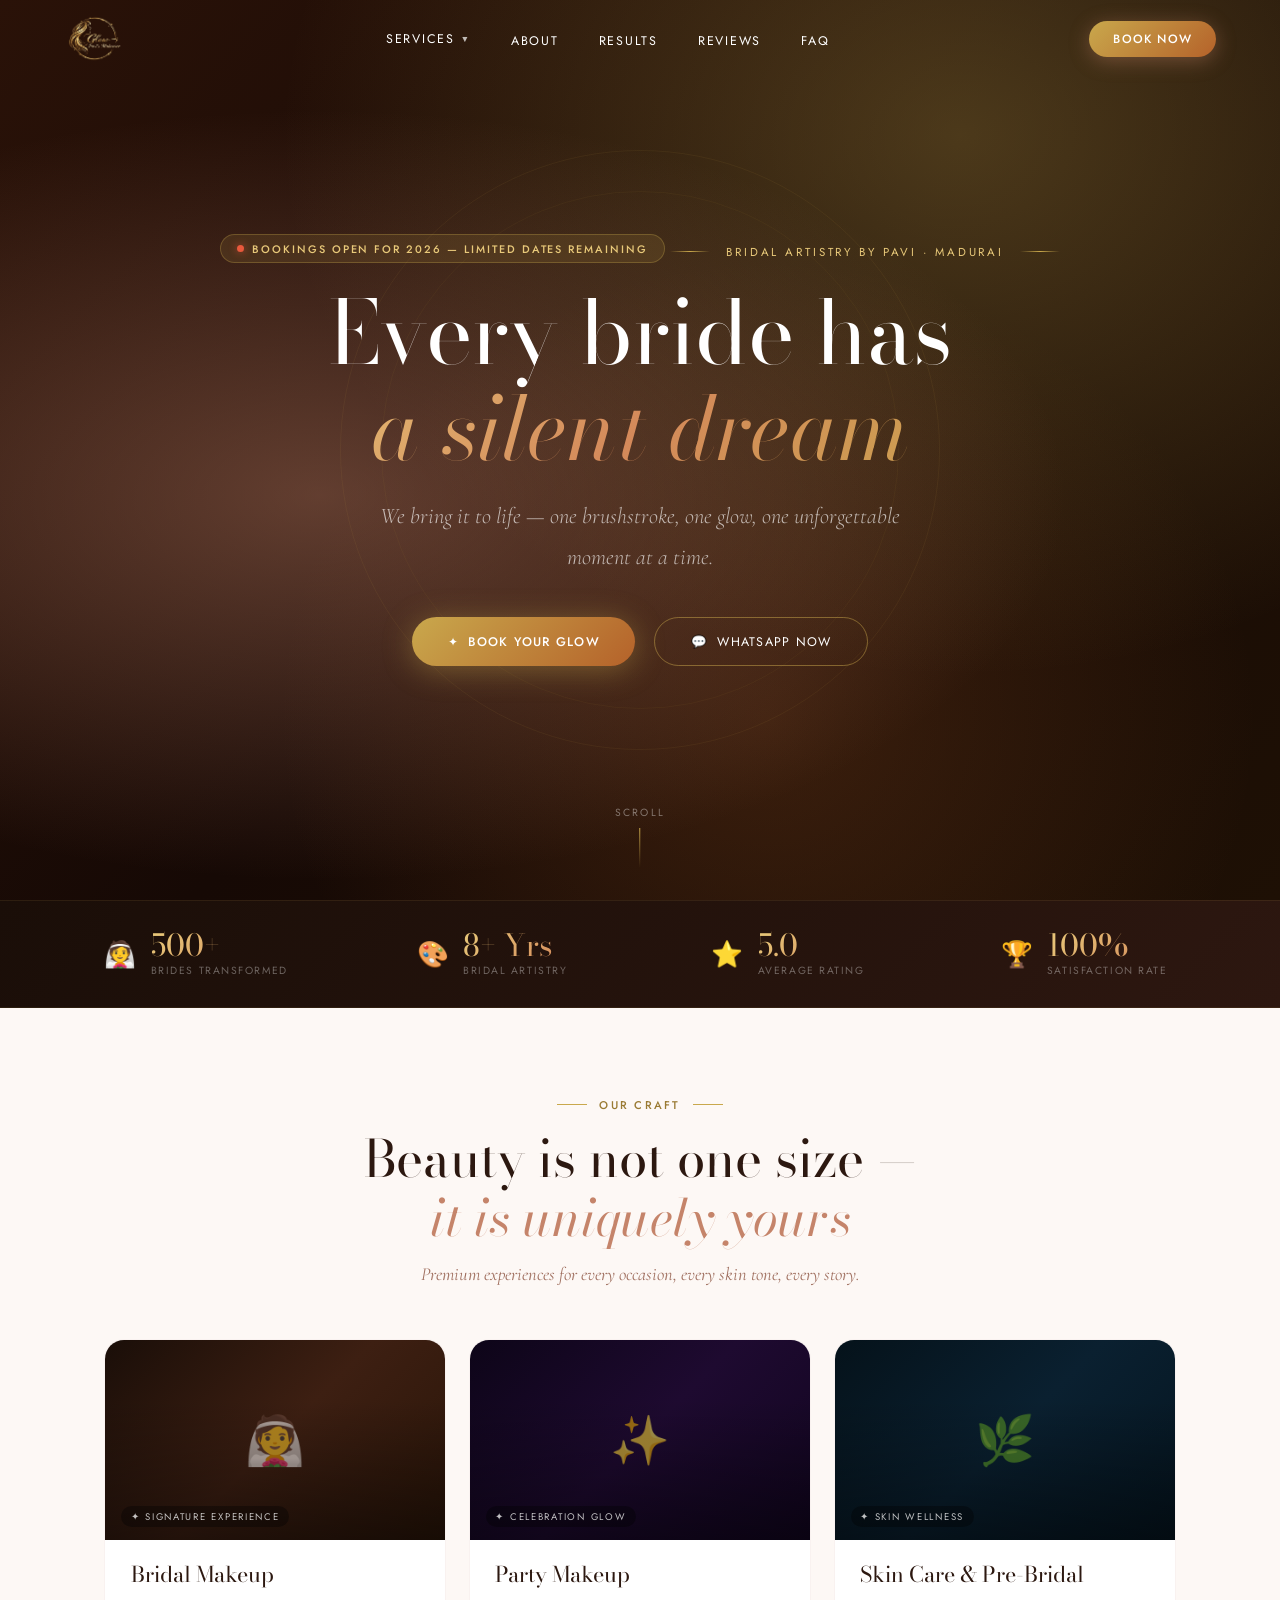
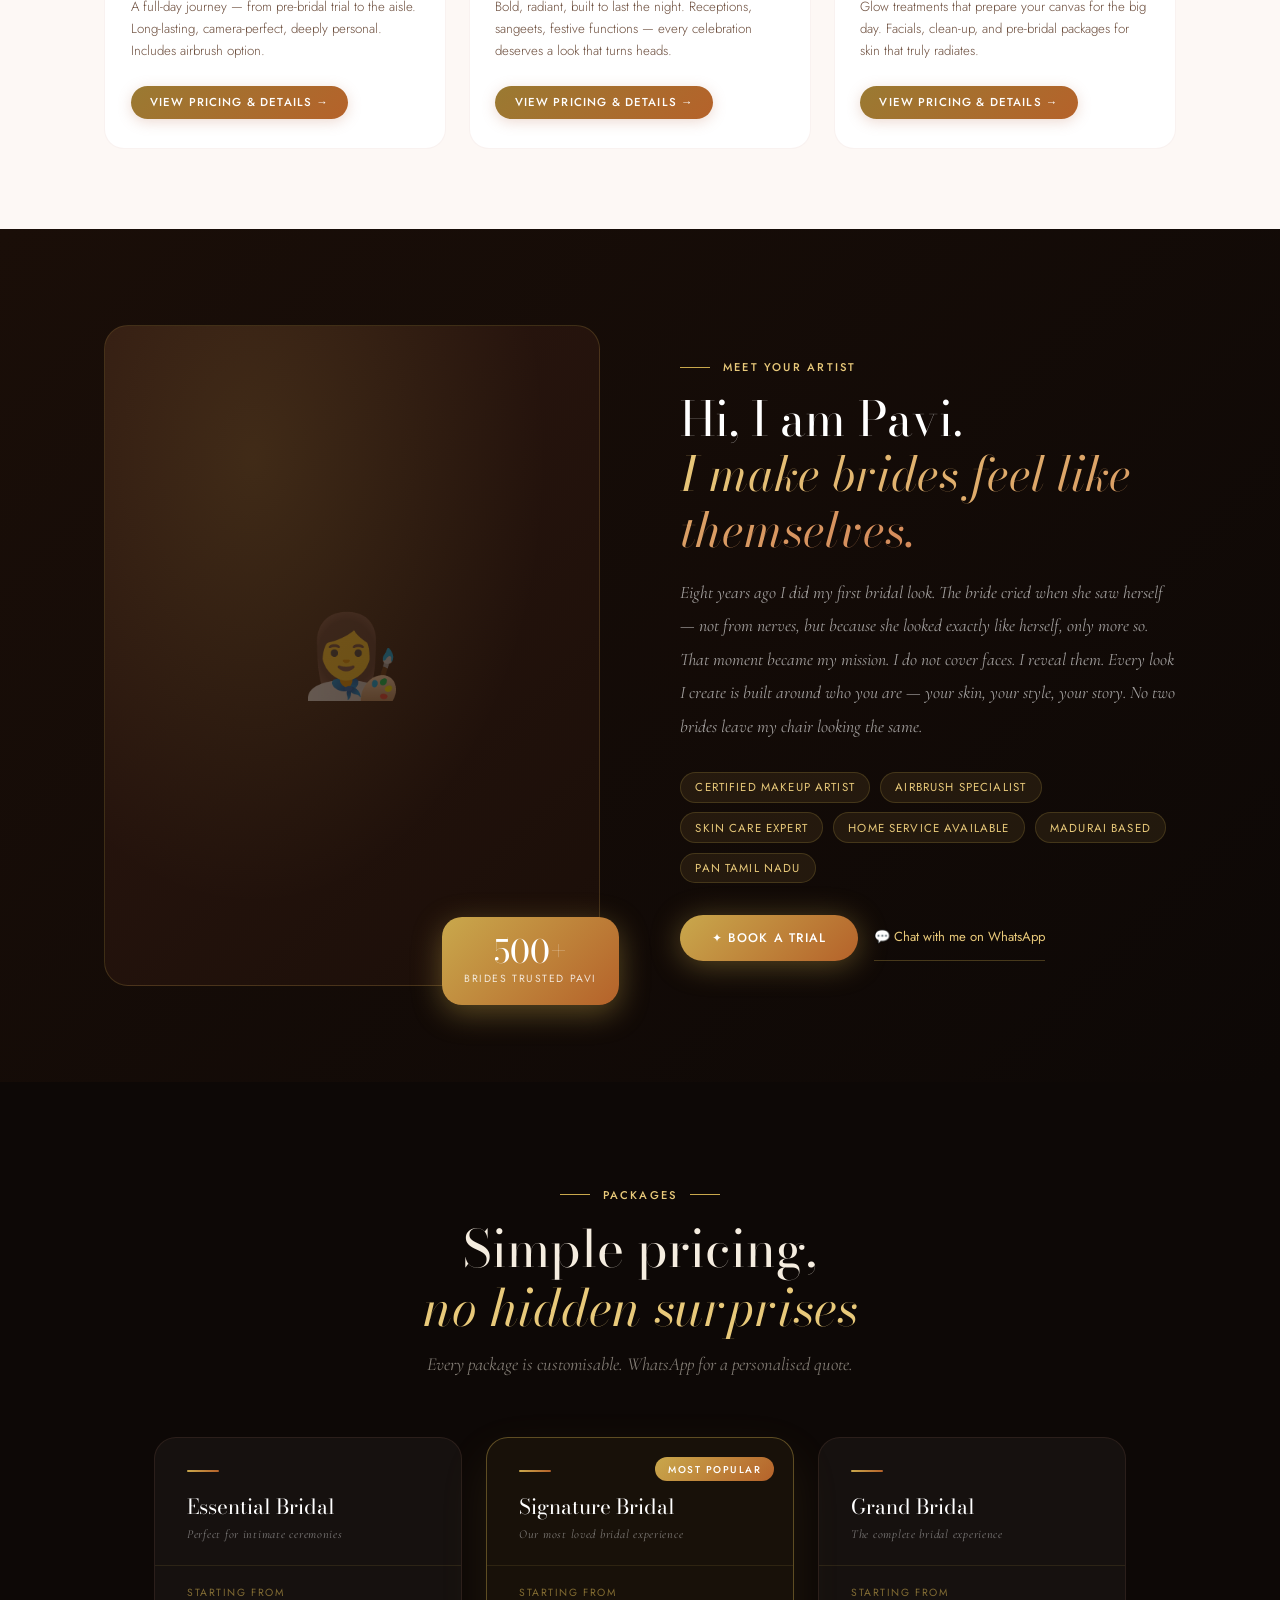
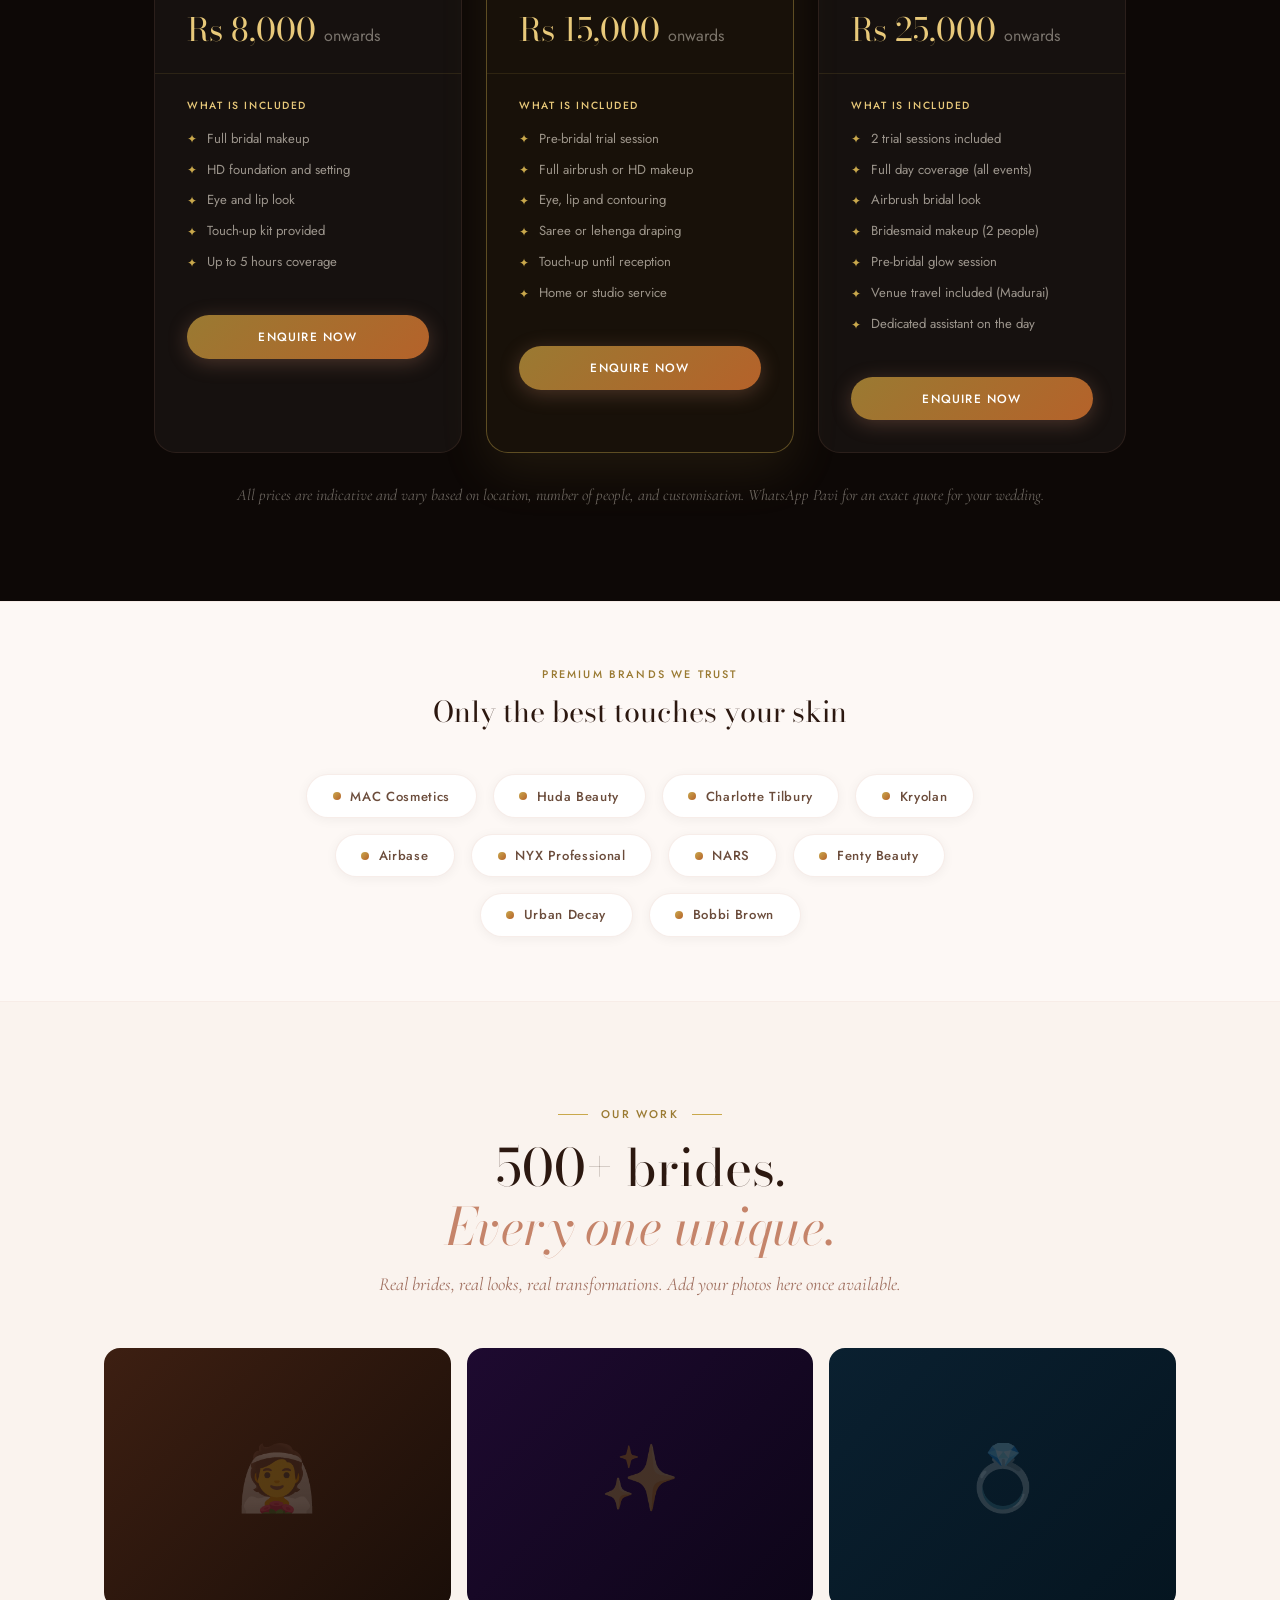
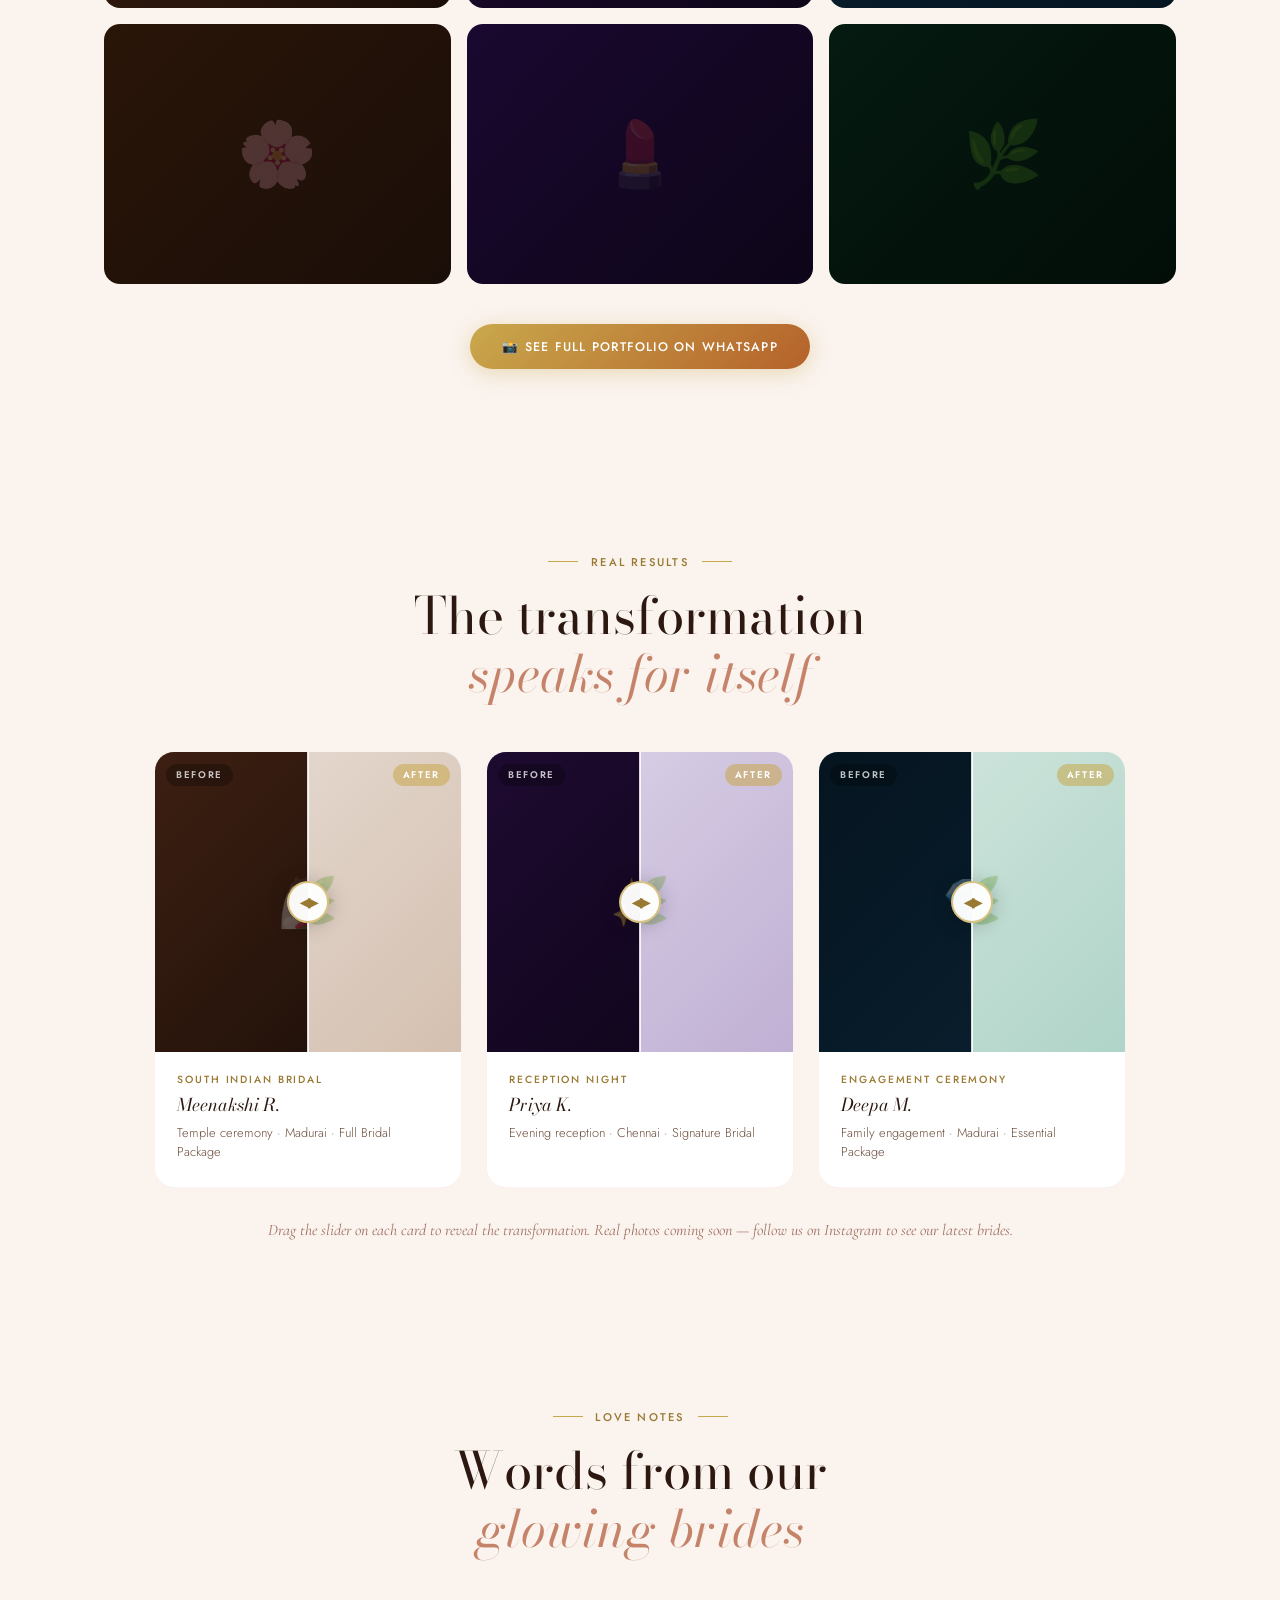
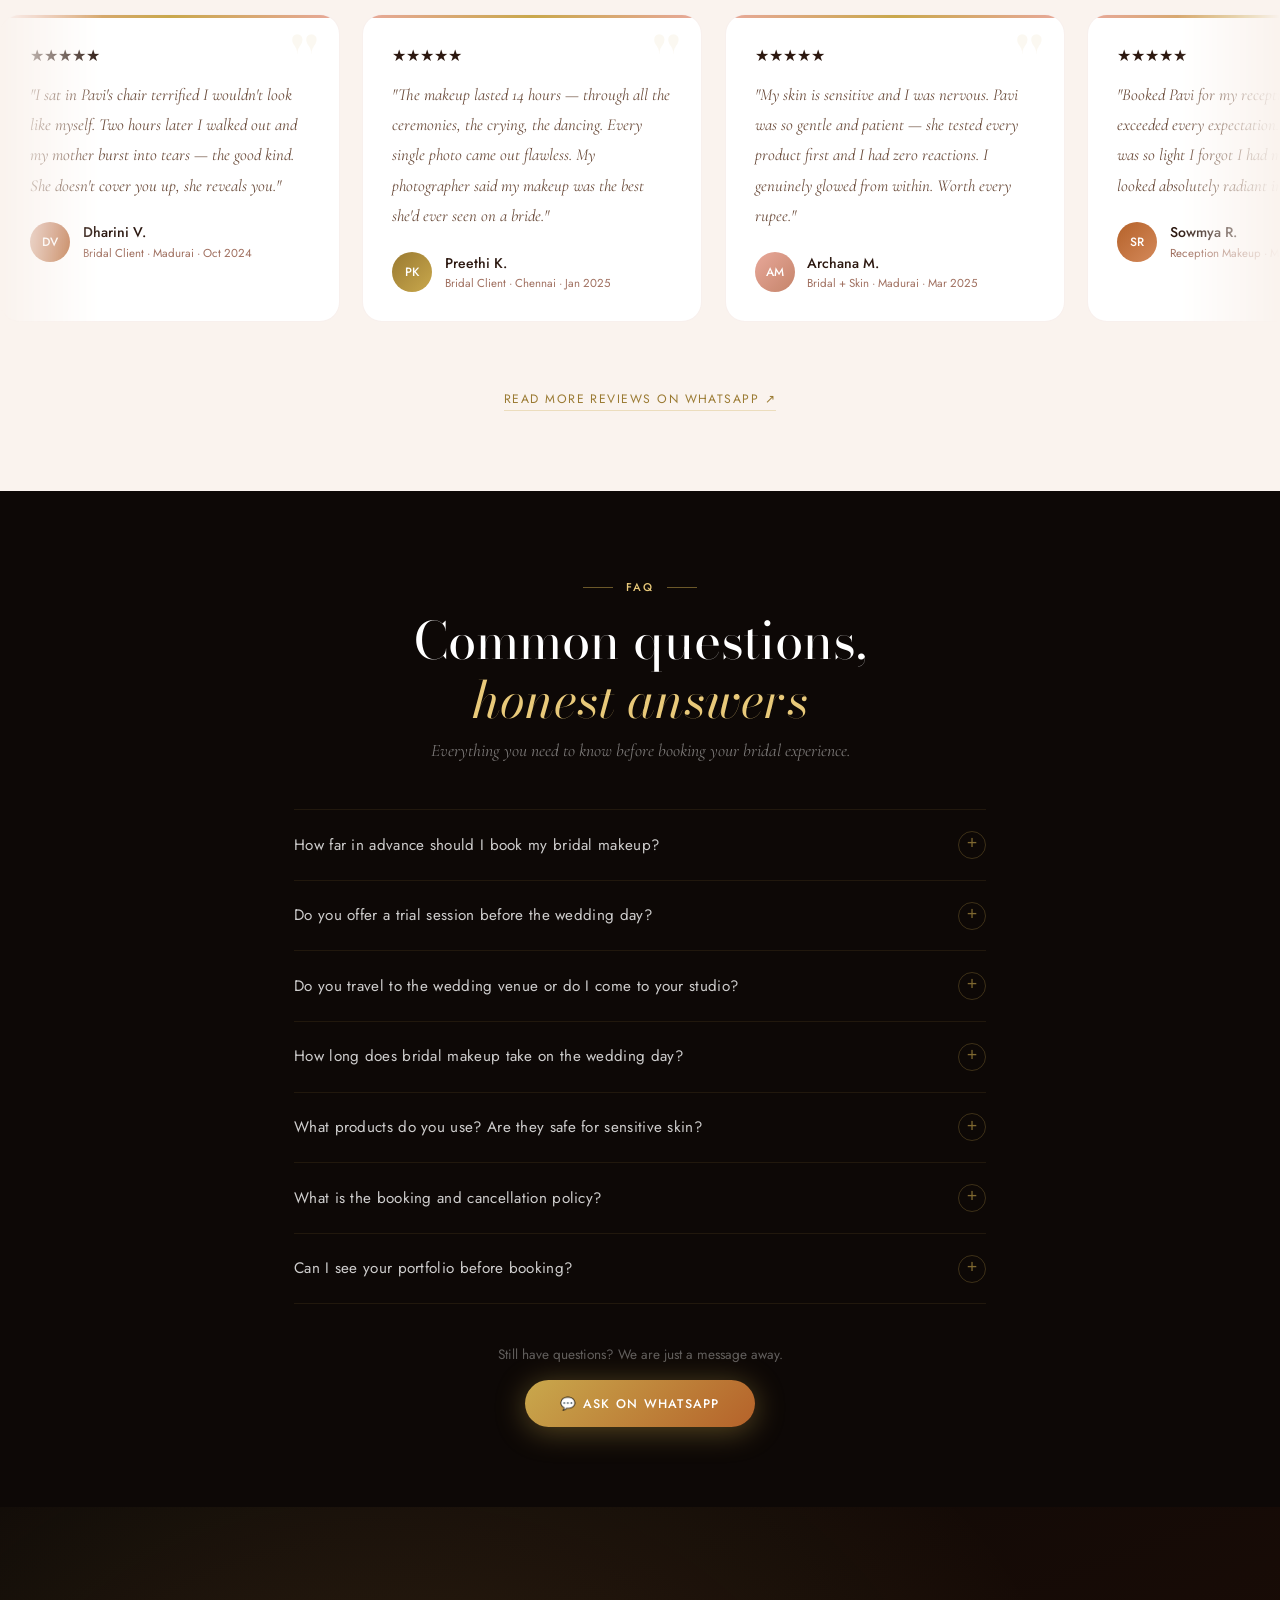
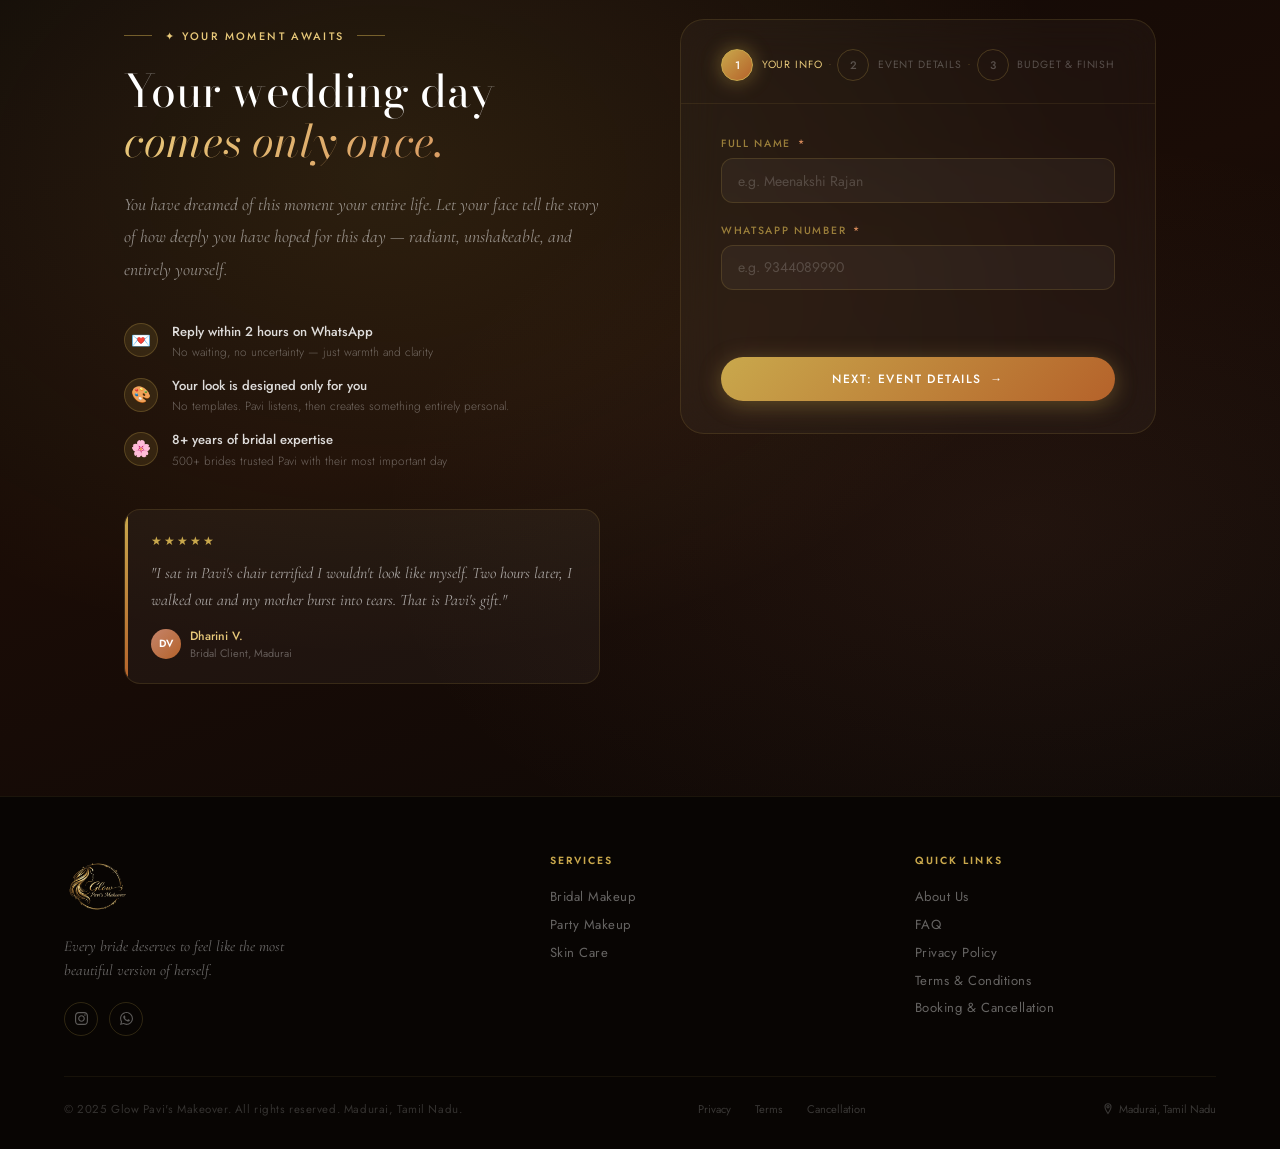
<file: index.html>
<!DOCTYPE html>
<html lang="en">
<head>
  <meta charset="UTF-8">
  <meta name="viewport" content="width=device-width, initial-scale=1.0">
  <title>Glow Pavi's Makeover — Premium Bridal Makeup Artist in Madurai</title>
  <link rel="icon" type="image/png" href="./assets/image/favicon.png">
  <link rel="preconnect" href="https://fonts.googleapis.com">
  <link rel="preconnect" href="https://fonts.gstatic.com" crossorigin>
  <link href="https://fonts.googleapis.com/css2?family=Bodoni+Moda:ital,opsz,wght@0,6..96,400;0,6..96,600;1,6..96,400;1,6..96,600&family=Jost:wght@200;300;400;500&family=Cormorant+Garamond:ital,wght@0,300;0,400;1,300;1,400&display=swap" rel="stylesheet">

    <link rel="stylesheet" href="./navbar.css">
  <link rel="stylesheet" href="./footer.css">
<style>
  *{margin:0;padding:0;box-sizing:border-box}
  :root{
    --gold:#C9A84C;--gold-light:#E8C97A;--gold-dark:#9A7A32;
    --blush:#F2D0C8;--blush-deep:#E8A89A;--blush-soft:#FAF0EC;
    --rose-gold:#C5846A;
    --white:#FFFFFF;--off-white:#FDF8F5;--cream:#FAF3EE;
    --text-dark:#2C1810;--text-mid:#6B4C3B;--text-light:#A07060;
    --copper:#B5622A;--copper-light:#D4895A;
  }
  html{scroll-behavior:smooth;overflow-x:hidden}
  body{font-family:'Jost',sans-serif;background:var(--off-white);color:var(--text-dark);overflow-x:hidden}

  /* ===== STICKY CTA (mobile) ===== */

  /* ===== HERO ===== */
  #hero{height:100vh;min-height:680px;position:relative;display:flex;align-items:center;justify-content:center;overflow:hidden;background:#160905}

  /* FIX 1: Enhanced hero background — richer, more vibrant gradients for visual depth */
  .hero-bg{position:absolute;inset:0;background:
    radial-gradient(ellipse at 25% 55%,rgba(197,132,106,0.42) 0%,transparent 55%),
    radial-gradient(ellipse at 75% 15%,rgba(201,168,76,0.30) 0%,transparent 50%),
    radial-gradient(ellipse at 60% 80%,rgba(181,98,42,0.22) 0%,transparent 45%),
    linear-gradient(135deg,#2a1208,#160905,#1e1005);
    z-index:0}

  .hero-particles{position:absolute;inset:0;z-index:1;pointer-events:none}
  .particle{position:absolute;width:2px;height:2px;background:var(--gold-light);border-radius:50%;animation:float-particle linear infinite;opacity:0}
  .hero-content{position:relative;z-index:3;text-align:center;max-width:920px;padding:2rem}
  .hero-eyebrow{display:inline-flex;align-items:center;gap:1rem;margin-bottom:1.5rem;opacity:0;animation:fadeUp 1s 0.5s forwards}
  .hero-line{width:40px;height:1px;background:linear-gradient(90deg,transparent,var(--gold),transparent)}
  .hero-eyebrow span{font-size:0.72rem;font-weight:400;letter-spacing:0.25em;text-transform:uppercase;color:var(--gold-light)}
  .urgency-badge{display:inline-flex;align-items:center;gap:0.5rem;background:rgba(201,168,76,0.12);border:1px solid rgba(201,168,76,0.3);border-radius:30px;padding:0.35rem 1rem;margin-bottom:1.2rem;opacity:0;animation:fadeUp 1s 0.3s forwards}
  .urgency-dot{width:7px;height:7px;border-radius:50%;background:#E8593C;box-shadow:0 0 8px rgba(232,89,60,0.7);animation:pulse-dot 1.5s ease-in-out infinite}
  @keyframes pulse-dot{0%,100%{transform:scale(1);box-shadow:0 0 8px rgba(232,89,60,0.7)}50%{transform:scale(1.3);box-shadow:0 0 16px rgba(232,89,60,0.5)}}
  .urgency-badge span{font-size:0.68rem;letter-spacing:0.18em;text-transform:uppercase;color:var(--gold-light);font-weight:500}

  /* FIX 1: Warmer hero title — cream instead of pure white for elegant contrast */
  .hero-title{font-family:'Bodoni Moda',serif;font-size:clamp(2.8rem,7vw,5.5rem);font-weight:400;line-height:1.1;color:#F5EDE0;margin-bottom:1.2rem;opacity:0;animation:fadeUp 1s 0.8s forwards}
  .hero-title em{font-style:italic;background:linear-gradient(135deg,var(--gold-light),var(--copper-light),var(--gold));-webkit-background-clip:text;-webkit-text-fill-color:transparent;background-clip:text;display:block}

  /* FIX 1: Warmer subtitle tone — matches the golden-cream palette */
  .hero-subtitle{font-family:'Cormorant Garamond',serif;font-size:clamp(1rem,2.5vw,1.4rem);font-weight:300;color:rgba(245,225,195,0.78);line-height:1.8;max-width:580px;margin:0 auto 2.5rem;opacity:0;animation:fadeUp 1s 1.1s forwards;font-style:italic}
  .hero-actions{display:flex;gap:1.2rem;justify-content:center;flex-wrap:wrap;opacity:0;animation:fadeUp 1s 1.4s forwards}
  .btn-primary{background:linear-gradient(135deg,var(--gold),var(--copper));color:var(--white);padding:0.9rem 2.2rem;border-radius:50px;text-decoration:none;font-size:0.78rem;font-weight:500;letter-spacing:0.1em;text-transform:uppercase;transition:all 0.4s;box-shadow:0 4px 30px rgba(201,168,76,0.4);border:none;cursor:pointer;display:inline-flex;align-items:center;gap:0.6rem}
  .btn-primary:hover{transform:translateY(-3px);box-shadow:0 12px 40px rgba(201,168,76,0.5)}
  .btn-secondary{background:transparent;color:var(--white);padding:0.9rem 2.2rem;border-radius:50px;text-decoration:none;font-size:0.78rem;font-weight:400;letter-spacing:0.1em;text-transform:uppercase;transition:all 0.4s;border:1px solid rgba(201,168,76,0.5);display:inline-flex;align-items:center;gap:0.6rem}
  .btn-secondary:hover{background:rgba(201,168,76,0.1);border-color:var(--gold);transform:translateY(-2px)}
  .hero-scroll{position:absolute;bottom:2rem;left:50%;transform:translateX(-50%);display:flex;flex-direction:column;align-items:center;gap:0.5rem;opacity:0;animation:fadeIn 1s 2s forwards}
  .scroll-text{font-size:0.65rem;letter-spacing:0.2em;text-transform:uppercase;color:rgba(255,255,255,0.4)}
  .scroll-dot{width:1px;height:40px;background:linear-gradient(180deg,var(--gold),transparent);animation:scroll-pulse 2s ease-in-out infinite}

  /* FIX 1: More visible ornament rings for atmospheric depth */
  .hero-ornament{position:absolute;width:700px;height:700px;border-radius:50%;border:1px solid rgba(201,168,76,0.18);top:50%;left:50%;transform:translate(-50%,-50%);z-index:1;animation:slow-rotate 30s linear infinite}
  .hero-ornament::before{content:'';position:absolute;inset:40px;border-radius:50%;border:1px solid rgba(201,168,76,0.12)}

  /* ===== TRUST BAR ===== */
  .trust-bar{background:linear-gradient(135deg,#1a0e08,#2d1710);padding:1.8rem 4rem;display:grid;grid-template-columns:repeat(4,1fr);gap:2rem;border-top:1px solid rgba(201,168,76,0.1);border-bottom:1px solid rgba(201,168,76,0.1)}
  .trust-item{display:flex;align-items:center;gap:0.9rem;justify-content:center}
  .trust-icon{font-size:1.6rem;flex-shrink:0}
  .trust-num{font-family:'Bodoni Moda',serif;font-size:1.9rem;font-weight:400;background:linear-gradient(135deg,var(--gold-light),var(--copper-light));-webkit-background-clip:text;-webkit-text-fill-color:transparent;background-clip:text;line-height:1}
  .trust-label{font-size:0.65rem;letter-spacing:0.15em;text-transform:uppercase;color:rgba(255,255,255,0.35);margin-top:0.2rem}

  /* ===== COMMON ===== */
  section{padding:5rem 0}
  .section-eyebrow{display:inline-flex;align-items:center;gap:0.8rem;margin-bottom:1rem}
  .section-eyebrow span{font-size:0.7rem;font-weight:500;letter-spacing:0.2em;text-transform:uppercase;color:var(--gold-dark)}
  .eyebrow-line{width:30px;height:1px;background:var(--gold)}
  .section-title{font-family:'Bodoni Moda',serif;font-size:clamp(2rem,5vw,3.2rem);font-weight:400;line-height:1.15;color:var(--text-dark)}
  .section-title em{font-style:italic;color:var(--rose-gold)}
  .container{max-width:1200px;margin:0 auto;padding:0 4rem}
  .reveal{opacity:0;transform:translateY(30px);transition:opacity 0.7s ease,transform 0.7s ease}
  .reveal.visible{opacity:1;transform:translateY(0)}

  /* ===== SERVICES ===== */
  #services{background:var(--off-white);padding:5rem 0}
  .services-intro{text-align:center;margin-bottom:3rem}
  .services-subtitle{font-family:'Cormorant Garamond',serif;font-size:1.15rem;color:var(--text-light);font-style:italic;margin-top:0.8rem;line-height:1.7}
  .bento-grid{display:grid;grid-template-columns:repeat(3,1fr);gap:1.4rem}
  .bento-card{border-radius:20px;overflow:hidden;position:relative;cursor:pointer;transition:transform 0.4s ease,box-shadow 0.4s ease;display:flex;flex-direction:column;background:var(--white);border:1px solid rgba(197,132,106,0.1)}
  .bento-card:hover{transform:translateY(-8px);box-shadow:0 30px 60px rgba(0,0,0,0.12)}
  .bento-img-wrap{position:relative;overflow:hidden;height:200px;flex-shrink:0}
  .bento-bg{position:absolute;inset:0;z-index:0;transition:transform 0.6s ease}
  .bento-card:hover .bento-bg{transform:scale(1.06)}
  .bento-bg.bridal{background:linear-gradient(135deg,#1a0e08,#3d1f12,#2a1508)}
  .bento-bg.party{background:linear-gradient(135deg,#0d0518,#1e0a30,#120520)}
  .bento-bg.skin{background:linear-gradient(135deg,#05121a,#0a2030,#051520)}
  .bento-bg.bridal::after,.bento-bg.party::after,.bento-bg.skin::after{content:'';position:absolute;inset:0;background:linear-gradient(180deg,transparent 30%,rgba(0,0,0,0.45) 100%)}
  .bento-icon{position:absolute;top:50%;left:50%;transform:translate(-50%,-50%);font-size:3rem;z-index:1;opacity:0.55;transition:all 0.4s;pointer-events:none}
  .bento-card:hover .bento-icon{opacity:0.7;transform:translate(-50%,-56%) scale(1.08)}
  .bento-tag-overlay{position:absolute;bottom:0.8rem;left:1rem;z-index:2}
  .bento-tag{font-size:0.6rem;letter-spacing:0.18em;text-transform:uppercase;color:rgba(255,255,255,0.75);background:rgba(0,0,0,0.35);padding:0.2rem 0.6rem;border-radius:20px;display:inline-block}
  .bento-content{padding:1.4rem 1.6rem 1.8rem;flex:1;display:flex;flex-direction:column;gap:0.5rem;position:relative}
  .bento-title{font-family:'Bodoni Moda',serif;font-size:1.35rem;font-weight:400;color:var(--text-dark);line-height:1.2}
  .bento-desc{font-size:0.83rem;color:var(--text-mid);line-height:1.65;font-weight:300;flex:1}
  .bento-cta{display:inline-flex;align-items:center;gap:0.5rem;margin-top:1rem;font-size:0.72rem;font-weight:500;letter-spacing:0.1em;text-transform:uppercase;color:var(--white);text-decoration:none;background:linear-gradient(135deg,var(--gold-dark),var(--copper));padding:0.55rem 1.2rem;border-radius:30px;transition:all 0.3s;box-shadow:0 3px 14px rgba(197,132,106,0.3);align-self:flex-start}
  .bento-cta:hover{transform:translateY(-2px);box-shadow:0 7px 24px rgba(197,132,106,0.45)}
  .bento-hover-reveal{position:absolute;top:0;left:0;right:0;height:3px;background:linear-gradient(90deg,var(--gold),var(--copper));opacity:0;transition:opacity 0.4s}
  .bento-card:hover .bento-hover-reveal{opacity:1}

  /* ===== ABOUT ARTIST ===== */
  #about{background:linear-gradient(135deg,#1a0e08,#0d0806);padding:6rem 0}
  .about-wrap{display:grid;grid-template-columns:1fr 1fr;gap:5rem;align-items:center;max-width:1200px;margin:0 auto;padding:0 4rem}
  .about-img-side{position:relative}
  .about-img-frame{width:100%;aspect-ratio:3/4;border-radius:24px;background:linear-gradient(135deg,#2d1710,#1a0e08);border:1px solid rgba(201,168,76,0.2);display:flex;align-items:center;justify-content:center;font-size:6rem;position:relative;overflow:hidden}
  .about-img-frame::before{content:'';position:absolute;inset:0;background:radial-gradient(ellipse at 30% 20%,rgba(201,168,76,0.15),transparent 60%)}
  .about-img-placeholder{font-size:5rem;opacity:0.3;position:relative;z-index:1}
  .about-img-badge{position:absolute;bottom:-1.2rem;right:-1.2rem;background:linear-gradient(135deg,var(--gold),var(--copper));border-radius:20px;padding:1.2rem 1.4rem;text-align:center;box-shadow:0 8px 30px rgba(201,168,76,0.4)}
  .about-badge-num{font-family:'Bodoni Moda',serif;font-size:2rem;color:#fff;line-height:1;font-weight:400}
  .about-badge-txt{font-size:0.65rem;letter-spacing:0.15em;text-transform:uppercase;color:rgba(255,255,255,0.8);margin-top:0.2rem}
  .about-content-side .section-eyebrow span{color:var(--gold-light)}
  .about-content-side .eyebrow-line{background:var(--gold)}
  .about-title{font-family:'Bodoni Moda',serif;font-size:clamp(2rem,4vw,3rem);color:var(--white);line-height:1.15;margin-bottom:1.2rem;font-weight:400}
  .about-title em{font-style:italic;background:linear-gradient(135deg,var(--gold-light),var(--copper-light));-webkit-background-clip:text;-webkit-text-fill-color:transparent;background-clip:text}
  .about-body{font-family:'Cormorant Garamond',serif;font-size:1.1rem;color:rgba(255,255,255,0.6);line-height:1.9;font-style:italic;margin-bottom:1.8rem}
  .about-tags{display:flex;flex-wrap:wrap;gap:0.6rem;margin-bottom:2rem}
  .about-tag{background:rgba(201,168,76,0.1);border:1px solid rgba(201,168,76,0.2);color:var(--gold-light);font-size:0.72rem;letter-spacing:0.1em;text-transform:uppercase;padding:0.4rem 0.9rem;border-radius:30px}
  .about-cta-row{display:flex;gap:1rem;flex-wrap:wrap}

  /* ===== PACKAGES — FIX 2: Full dark/black theme, no emojis ===== */
  #packages{background:#0d0806;padding:6rem 0}
  /* Scoped text overrides for dark background */
  #packages .section-title{color:#F5EDE0}
  #packages .section-title em{color:var(--gold-light)}
  #packages .section-eyebrow span{color:var(--gold-light)}
  #packages .eyebrow-line{background:var(--gold)}
  #packages .services-subtitle{color:rgba(245,237,224,0.5)}

  .packages-intro{text-align:center;margin-bottom:3.5rem}
  .packages-grid{display:grid;grid-template-columns:repeat(3,1fr);gap:1.5rem;max-width:1100px;margin:0 auto;padding:0 4rem}

  /* Dark card style */
  .pkg-card{border-radius:24px;overflow:hidden;background:rgba(255,255,255,0.04);border:1px solid rgba(201,168,76,0.15);transition:transform 0.4s,box-shadow 0.4s;position:relative}
  .pkg-card:hover{transform:translateY(-8px);box-shadow:0 30px 60px rgba(0,0,0,0.5)}
  .pkg-card.featured{border-color:var(--gold);box-shadow:0 8px 40px rgba(201,168,76,0.25);background:rgba(201,168,76,0.06)}
  .pkg-popular{position:absolute;top:1.2rem;right:1.2rem;background:linear-gradient(135deg,var(--gold),var(--copper));color:#fff;font-size:0.62rem;letter-spacing:0.15em;text-transform:uppercase;padding:0.3rem 0.8rem;border-radius:20px;font-weight:500}
  .pkg-header{padding:2rem 2rem 1.5rem;border-bottom:1px solid rgba(201,168,76,0.12)}

  /* Clean decorative line replacing emojis */
  .pkg-icon-line{width:32px;height:2px;background:linear-gradient(90deg,var(--gold),var(--copper));margin-bottom:1.2rem;border-radius:2px}

  .pkg-name{font-family:'Bodoni Moda',serif;font-size:1.4rem;color:#F5EDE0;font-weight:400;margin-bottom:0.3rem}
  .pkg-tagline{font-family:'Cormorant Garamond',serif;font-style:italic;font-size:0.95rem;color:rgba(245,237,224,0.5)}
  .pkg-price{padding:1.2rem 2rem;border-bottom:1px solid rgba(201,168,76,0.12)}
  .pkg-price-label{font-size:0.65rem;letter-spacing:0.15em;text-transform:uppercase;color:rgba(201,168,76,0.6);margin-bottom:0.3rem}
  .pkg-price-amount{font-family:'Bodoni Moda',serif;font-size:2rem;color:var(--gold-light);font-weight:400}
  .pkg-price-amount span{font-size:1rem;color:rgba(245,237,224,0.45);font-family:'Jost',sans-serif}
  .pkg-includes{padding:1.5rem 2rem 2rem}
  .pkg-includes-title{font-size:0.65rem;letter-spacing:0.15em;text-transform:uppercase;color:var(--gold-light);margin-bottom:1rem;font-weight:500}
  .pkg-feature{display:flex;align-items:flex-start;gap:0.6rem;margin-bottom:0.7rem;font-size:0.82rem;color:rgba(245,237,224,0.6);line-height:1.5}
  .pkg-check{color:var(--gold);font-size:0.75rem;margin-top:0.1rem;flex-shrink:0}
  .pkg-btn{display:block;margin:0 2rem 2rem;text-align:center;background:linear-gradient(135deg,var(--gold-dark),var(--copper));color:#fff;padding:0.8rem;border-radius:50px;text-decoration:none;font-size:0.75rem;font-weight:500;letter-spacing:0.1em;text-transform:uppercase;transition:all 0.3s;box-shadow:0 4px 20px rgba(197,132,106,0.3)}
  .pkg-btn:hover{transform:translateY(-2px);box-shadow:0 8px 30px rgba(197,132,106,0.45)}
  .packages-note{text-align:center;margin-top:2rem;font-family:'Cormorant Garamond',serif;font-style:italic;font-size:1rem;color:rgba(245,237,224,0.4);padding:0 4rem}

  /* ===== BRANDS ===== */
  #brands{background:var(--off-white);padding:4rem 0;border-top:1px solid rgba(197,132,106,0.1);border-bottom:1px solid rgba(197,132,106,0.1)}
  .brands-intro{text-align:center;margin-bottom:2.5rem}
  .brands-eyebrow{font-size:0.68rem;letter-spacing:0.2em;text-transform:uppercase;color:var(--gold-dark);font-weight:500}
  .brands-title{font-family:'Bodoni Moda',serif;font-size:1.8rem;color:var(--text-dark);margin-top:0.5rem;font-weight:400}
  .brands-grid{display:flex;flex-wrap:wrap;justify-content:center;gap:1rem;max-width:900px;margin:0 auto;padding:0 4rem}
  .brand-pill{background:var(--white);border:1px solid rgba(197,132,106,0.15);border-radius:50px;padding:0.7rem 1.6rem;display:flex;align-items:center;gap:0.6rem;font-size:0.82rem;font-weight:500;color:var(--text-mid);letter-spacing:0.05em;transition:all 0.3s;box-shadow:0 2px 12px rgba(0,0,0,0.05)}
  .brand-pill:hover{border-color:var(--gold);color:var(--text-dark);box-shadow:0 4px 20px rgba(201,168,76,0.15);transform:translateY(-2px)}
  .brand-dot{width:8px;height:8px;border-radius:50%;background:linear-gradient(135deg,var(--gold),var(--copper));flex-shrink:0}

  /* ===== PORTFOLIO GALLERY — FIX 3: Equal-size bento grid (3 cols × 2 rows) ===== */
  #portfolio{background:var(--cream);padding:6rem 0}
  .portfolio-intro{text-align:center;margin-bottom:3rem}

  /* Equal 3×2 grid — all cells same width & height */
  .gallery-grid{
    display:grid;
    grid-template-columns:repeat(3,1fr);
    grid-template-rows:repeat(2,260px);
    gap:1rem;
    max-width:1200px;
    margin:0 auto;
    padding:0 4rem
  }
  .gallery-item{border-radius:16px;overflow:hidden;position:relative;cursor:pointer;transition:transform 0.4s,box-shadow 0.4s}
  .gallery-item:hover{transform:scale(1.02);box-shadow:0 20px 50px rgba(0,0,0,0.15)}
  /* Override tall/wide — all cells equal */
  .gallery-item.tall{grid-row:span 1}
  .gallery-item.wide{grid-column:span 1}
  /* Each cell fills its grid area completely */
  .gallery-img-ph{width:100%;height:100%;display:flex;align-items:center;justify-content:center;font-size:3rem;position:relative}
  .gallery-item:nth-child(1) .gallery-img-ph{background:linear-gradient(135deg,#3d1f12,#1a0e08)}
  .gallery-item:nth-child(2) .gallery-img-ph{background:linear-gradient(135deg,#1e0a30,#0d0518)}
  .gallery-item:nth-child(3) .gallery-img-ph{background:linear-gradient(135deg,#0a2030,#051520)}
  .gallery-item:nth-child(4) .gallery-img-ph{background:linear-gradient(135deg,#2a1508,#1a0e08)}
  .gallery-item:nth-child(5) .gallery-img-ph{background:linear-gradient(135deg,#1a0830,#0d0518)}
  .gallery-item:nth-child(6) .gallery-img-ph{background:linear-gradient(135deg,#051a10,#020d08)}
  .gallery-overlay{position:absolute;inset:0;background:linear-gradient(180deg,transparent 50%,rgba(0,0,0,0.7) 100%);opacity:0;transition:opacity 0.4s;display:flex;align-items:flex-end;padding:1.2rem}
  .gallery-item:hover .gallery-overlay{opacity:1}
  .gallery-label{color:#fff;font-size:0.75rem;letter-spacing:0.1em;text-transform:uppercase;font-weight:500}
  .gallery-emoji{opacity:0.2;font-size:4rem}
  .gallery-cta{text-align:center;margin-top:2.5rem}
  .gallery-cta a{display:inline-flex;align-items:center;gap:0.6rem;background:linear-gradient(135deg,var(--gold),var(--copper));color:#fff;padding:0.85rem 2rem;border-radius:50px;text-decoration:none;font-size:0.78rem;font-weight:500;letter-spacing:0.1em;text-transform:uppercase;transition:all 0.3s;box-shadow:0 4px 20px rgba(201,168,76,0.35)}
  .gallery-cta a:hover{transform:translateY(-2px);box-shadow:0 8px 30px rgba(201,168,76,0.5)}

  /* ===== BEFORE/AFTER DRAG SLIDER ===== */
  #beforeafter{background:var(--cream);padding:5rem 0;overflow:hidden}
  .ba-header{text-align:center;margin-bottom:3rem}
  .ba-grid{display:grid;grid-template-columns:repeat(3,1fr);gap:1.5rem;max-width:1100px;margin:0 auto;padding:0 4rem}
  .ba-card{border-radius:20px;overflow:hidden;background:var(--white);border:1px solid rgba(197,132,106,0.1);transition:box-shadow 0.4s;user-select:none}
  .ba-card:hover{box-shadow:0 24px 50px rgba(0,0,0,0.1)}
  .ba-slider{position:relative;height:300px;overflow:hidden;cursor:ew-resize;touch-action:pan-y}
  .ba-before-panel,.ba-after-panel{position:absolute;inset:0;display:flex;align-items:center;justify-content:center}
  .ba-before-panel{z-index:1}
  .ba-after-panel{z-index:2;overflow:hidden;width:50%}
  .ba-before-inner,.ba-after-inner{position:absolute;inset:0;display:flex;align-items:center;justify-content:center}
  .ba-after-inner{width:var(--full-w,100%)}
  .ba-card:nth-child(1) .ba-before-panel{background:linear-gradient(135deg,#e8ddd5,#d4c0b0)}
  .ba-card:nth-child(1) .ba-after-inner{background:linear-gradient(135deg,#3d1f12,#1a0e08)}
  .ba-card:nth-child(2) .ba-before-panel{background:linear-gradient(135deg,#ddd5e8,#c0b0d4)}
  .ba-card:nth-child(2) .ba-after-inner{background:linear-gradient(135deg,#1e0a30,#0d0518)}
  .ba-card:nth-child(3) .ba-before-panel{background:linear-gradient(135deg,#d5e8e0,#b0d4c8)}
  .ba-card:nth-child(3) .ba-after-inner{background:linear-gradient(135deg,#051520,#0a2030)}
  .ba-emoji-wrap{font-size:3rem;opacity:0.3;pointer-events:none}
  .ba-handle{position:absolute;top:0;bottom:0;z-index:10;width:44px;left:50%;transform:translateX(-50%);display:flex;flex-direction:column;align-items:center;justify-content:center;gap:0;cursor:ew-resize}
  .ba-handle-line{width:2px;flex:1;background:rgba(255,255,255,0.85)}
  .ba-handle-circle{width:40px;height:40px;border-radius:50%;background:rgba(255,255,255,0.95);border:2.5px solid rgba(201,168,76,0.7);display:flex;align-items:center;justify-content:center;box-shadow:0 2px 20px rgba(0,0,0,0.22);flex-shrink:0}
  .ba-handle-arrows{font-size:13px;color:var(--gold-dark);letter-spacing:-2px;font-weight:700;line-height:1}
  .ba-labels{position:absolute;top:0.7rem;left:0;right:0;display:flex;justify-content:space-between;padding:0 0.7rem;z-index:11;pointer-events:none}
  .ba-lbl{font-size:0.6rem;letter-spacing:0.18em;text-transform:uppercase;font-weight:600;padding:0.2rem 0.55rem;border-radius:20px}
  .ba-lbl.before{background:rgba(0,0,0,0.25);color:rgba(255,255,255,0.7)}
  .ba-lbl.after{background:rgba(201,168,76,0.5);color:#fff}
  .ba-hint{position:absolute;bottom:0.6rem;left:50%;transform:translateX(-50%);font-size:0.58rem;letter-spacing:0.12em;text-transform:uppercase;color:rgba(255,255,255,0.45);pointer-events:none;white-space:nowrap;transition:opacity 0.4s}
  .ba-card.dragging .ba-hint{opacity:0}
  .ba-body{padding:1.2rem 1.4rem 1.5rem}
  .ba-occasion{font-size:0.65rem;letter-spacing:0.18em;text-transform:uppercase;color:var(--gold-dark);font-weight:500;margin-bottom:0.3rem}
  .ba-name{font-family:'Bodoni Moda',serif;font-size:1.1rem;color:var(--text-dark);font-style:italic}
  .ba-detail{font-size:0.8rem;color:var(--text-mid);margin-top:0.3rem;line-height:1.5}
  .ba-note{text-align:center;margin-top:2rem;font-family:'Cormorant Garamond',serif;font-style:italic;font-size:1rem;color:var(--text-light);padding:0 4rem}

  /* ===== TESTIMONIALS CAROUSEL ===== */
  #trust-section{background:var(--cream);padding:5rem 0;overflow:hidden}
  .trust-hdr{text-align:center;margin-bottom:3rem}
  .carousel-outer{position:relative;overflow:hidden;mask-image:linear-gradient(90deg,transparent,#000 8%,#000 92%,transparent);-webkit-mask-image:linear-gradient(90deg,transparent,#000 8%,#000 92%,transparent)}
  .carousel-track{display:flex;gap:1.4rem;width:max-content;animation:carousel-scroll 36s linear infinite}
  .carousel-track:hover{animation-play-state:paused}
  @keyframes carousel-scroll{0%{transform:translateX(0)}100%{transform:translateX(-50%)}}
  .review-card{background:var(--white);border-radius:20px;padding:1.8rem;border:1px solid rgba(197,132,106,0.1);position:relative;overflow:hidden;transition:box-shadow 0.4s,transform 0.4s;width:340px;flex-shrink:0}
  .review-card:hover{box-shadow:0 20px 44px rgba(0,0,0,0.09);transform:translateY(-2px)}
  .review-card::before{content:'';position:absolute;top:0;left:0;right:0;height:3px;background:linear-gradient(90deg,var(--blush-deep),var(--gold),var(--blush-deep))}
  .review-stars{display:flex;gap:0.25rem;margin-bottom:0.8rem}
  .star{color:var(--gold);font-size:0.9rem}
  .review-text{font-family:'Cormorant Garamond',serif;font-size:1.05rem;font-style:italic;color:var(--text-mid);line-height:1.8;margin-bottom:1.3rem}
  .review-author{display:flex;align-items:center;gap:0.8rem}
  .author-avatar{width:40px;height:40px;border-radius:50%;display:flex;align-items:center;justify-content:center;font-size:0.75rem;font-weight:500;color:var(--white);flex-shrink:0}
  .author-avatar.rose{background:linear-gradient(135deg,var(--rose-gold),var(--copper))}
  .author-avatar.gold{background:linear-gradient(135deg,var(--gold-dark),var(--gold))}
  .author-avatar.blush{background:linear-gradient(135deg,var(--blush-deep),var(--rose-gold))}
  .author-avatar.copper{background:linear-gradient(135deg,var(--copper),var(--copper-light))}
  .author-name{font-size:0.88rem;font-weight:500;color:var(--text-dark)}
  .author-meta{font-size:0.72rem;color:var(--text-light);margin-top:0.15rem}
  .review-quote-mark{position:absolute;top:0.8rem;right:1.2rem;font-family:'Bodoni Moda',serif;font-size:4rem;color:rgba(201,168,76,0.07);line-height:1;font-weight:700}
  .reviews-cta-row{text-align:center;margin-top:2.5rem}
  .reviews-cta-row a{display:inline-flex;align-items:center;gap:0.5rem;font-size:0.76rem;letter-spacing:0.12em;text-transform:uppercase;color:var(--gold-dark);text-decoration:none;border-bottom:1px solid rgba(201,168,76,0.3);padding-bottom:2px;transition:all 0.3s}
  .reviews-cta-row a:hover{color:var(--copper);border-color:var(--copper)}

  /* ===== FAQ ===== */
  #faq{background:#0d0806;padding:5rem 0}
  .faq-header{text-align:center;margin-bottom:3rem}
  .faq-header .section-title{color:var(--white)}
  .faq-header .section-title em{color:var(--gold-light)}
  .faq-header .faq-intro{font-family:'Cormorant Garamond',serif;font-style:italic;color:rgba(255,255,255,0.45);font-size:1.1rem;margin-top:0.7rem}
  .faq-list{max-width:820px;margin:0 auto;padding:0 4rem;display:flex;flex-direction:column;gap:0}
  .faq-item{border-bottom:1px solid rgba(201,168,76,0.1)}
  .faq-item:first-child{border-top:1px solid rgba(201,168,76,0.1)}
  .faq-q{display:flex;justify-content:space-between;align-items:center;gap:1.5rem;padding:1.3rem 0;cursor:pointer;background:none;border:none;width:100%;text-align:left}
  .faq-q-text{font-size:0.95rem;font-weight:400;color:rgba(255,255,255,0.8);line-height:1.5;letter-spacing:0.02em;transition:color 0.3s;font-family:'Jost',sans-serif}
  .faq-item.open .faq-q-text{color:var(--gold-light)}
  .faq-icon{width:28px;height:28px;border-radius:50%;border:1px solid rgba(201,168,76,0.25);display:flex;align-items:center;justify-content:center;flex-shrink:0;transition:all 0.4s;font-size:1.1rem;color:rgba(201,168,76,0.6);line-height:1;font-family:monospace;background:transparent}
  .faq-item.open .faq-icon{background:rgba(201,168,76,0.1);border-color:rgba(201,168,76,0.5);color:var(--gold-light);transform:rotate(45deg)}
  .faq-a{max-height:0;overflow:hidden;transition:max-height 0.45s cubic-bezier(0.4,0,0.2,1),padding 0.3s}
  .faq-item.open .faq-a{max-height:300px;padding-bottom:1.2rem}
  .faq-a p{font-size:0.88rem;color:rgba(255,255,255,0.5);line-height:1.85;font-weight:300;font-family:'Jost',sans-serif}
  .faq-wa-row{text-align:center;margin-top:2.5rem}
  .faq-wa-row p{font-size:0.85rem;color:rgba(255,255,255,0.35);margin-bottom:1rem}

  /* ===== BOOKING ===== */
  #booking{position:relative;overflow:hidden;padding:7rem 0;background:linear-gradient(160deg,#0d0806,#1a0c06,#0d0806)}
  #booking::before{content:'';position:absolute;inset:0;background:radial-gradient(ellipse at 30% 30%,rgba(201,168,76,0.13),transparent 55%),radial-gradient(ellipse at 80% 70%,rgba(197,132,106,0.08),transparent 45%);pointer-events:none}
  .booking-wrap{max-width:1160px;margin:0 auto;padding:0 4rem;display:grid;grid-template-columns:1fr 1fr;gap:5rem;align-items:start;position:relative;z-index:2}
  .booking-lhs-eyebrow{display:inline-flex;align-items:center;gap:0.8rem;margin-bottom:1.4rem}
  .booking-lhs-eyebrow span{font-size:0.68rem;font-weight:500;letter-spacing:0.22em;text-transform:uppercase;color:var(--gold-light)}
  .bel{width:28px;height:1px;background:rgba(201,168,76,0.5)}
  .booking-lhs-title{font-family:'Bodoni Moda',serif;font-size:clamp(2rem,3.5vw,3rem);font-weight:400;line-height:1.12;color:var(--white);margin-bottom:1.4rem}
  .booking-lhs-title em{font-style:italic;background:linear-gradient(135deg,var(--gold-light),var(--copper-light));-webkit-background-clip:text;-webkit-text-fill-color:transparent;background-clip:text;display:block}
  .booking-lhs-lead{font-family:'Cormorant Garamond',serif;font-size:1.1rem;font-style:italic;color:rgba(255,255,255,0.5);line-height:1.85;margin-bottom:2.2rem}
  .booking-features{display:flex;flex-direction:column;gap:1rem;margin-bottom:2.5rem}
  .bk-feat{display:flex;align-items:flex-start;gap:0.9rem}
  .bk-feat-dot{width:34px;height:34px;border-radius:50%;background:rgba(201,168,76,0.12);border:1px solid rgba(201,168,76,0.25);display:flex;align-items:center;justify-content:center;font-size:1rem;flex-shrink:0;margin-top:0.1rem}
  .bk-ft{font-size:0.82rem;font-weight:500;color:rgba(255,255,255,0.85)}
  .bk-fs{font-size:0.74rem;color:rgba(255,255,255,0.35);margin-top:0.15rem;font-weight:300}
  .lhs-testimonial{background:rgba(255,255,255,0.04);border:1px solid rgba(201,168,76,0.14);border-radius:16px;padding:1.4rem 1.6rem;position:relative;overflow:hidden}
  .lhs-testimonial::before{content:'';position:absolute;top:0;left:0;width:3px;height:100%;background:linear-gradient(180deg,var(--gold),var(--copper))}
  .lhs-t-text{font-family:'Cormorant Garamond',serif;font-size:1rem;font-style:italic;color:rgba(255,255,255,0.6);line-height:1.7;margin-bottom:0.8rem}
  .lhs-t-author{display:flex;align-items:center;gap:0.6rem}
  .lhs-t-avatar{width:30px;height:30px;border-radius:50%;background:linear-gradient(135deg,var(--rose-gold),var(--copper));display:flex;align-items:center;justify-content:center;font-size:0.65rem;font-weight:600;color:#fff}
  .lhs-t-name{font-size:0.75rem;font-weight:500;color:var(--gold-light)}
  .lhs-t-role{font-size:0.68rem;color:rgba(255,255,255,0.3)}
  .lhs-stars{display:flex;gap:2px;margin-bottom:0.6rem}
  .lhs-stars .s{color:var(--gold);font-size:0.75rem}
  .booking-card{background:rgba(255,255,255,0.03);border:1px solid rgba(201,168,76,0.15);border-radius:24px;overflow:hidden;backdrop-filter:blur(20px)}
  .step-bar{display:flex;align-items:center;justify-content:center;padding:1.8rem 2.5rem 1.4rem;gap:0;border-bottom:1px solid rgba(201,168,76,0.1)}
  .step-item{display:flex;align-items:center;gap:0.55rem}
  .step-dot{width:32px;height:32px;border-radius:50%;border:1.5px solid rgba(201,168,76,0.25);display:flex;align-items:center;justify-content:center;font-size:11px;color:rgba(255,255,255,0.25);font-weight:500;transition:all 0.45s ease;flex-shrink:0}
  .step-dot.active{border-color:var(--gold);color:#fff;background:linear-gradient(135deg,var(--gold),var(--copper));box-shadow:0 0 20px rgba(201,168,76,0.45)}
  .step-dot.done{border-color:var(--gold);background:rgba(201,168,76,0.12);color:var(--gold-light)}
  .step-label{font-size:10.5px;color:rgba(255,255,255,0.25);letter-spacing:0.08em;text-transform:uppercase;transition:color 0.4s;white-space:nowrap}
  .step-item.active .step-label{color:var(--gold-light)}
  .step-item.done .step-label{color:rgba(201,168,76,0.55)}
  .step-conn{flex:1;max-width:50px;height:1px;background:rgba(201,168,76,0.15);margin:0 0.4rem;transition:background 0.5s}
  .step-conn.done{background:rgba(201,168,76,0.5)}
  .form-body{overflow:hidden;position:relative}
  .f-panel{padding:2rem 2.5rem;transition:transform 0.5s cubic-bezier(0.77,0,0.175,1),opacity 0.35s ease;position:absolute;top:0;left:0;right:0;width:100%}
  .f-panel.active{position:relative;transform:translateX(0);opacity:1;pointer-events:all}
  .f-panel.gone-left{transform:translateX(-110%);opacity:0;pointer-events:none}
  .f-panel.gone-right{transform:translateX(110%);opacity:0;pointer-events:none}
  .field{margin-bottom:1.2rem}
  .field-lbl{display:block;font-size:10.5px;letter-spacing:0.16em;text-transform:uppercase;color:rgba(201,168,76,0.7);margin-bottom:0.45rem;font-weight:500}
  .req{color:var(--copper-light);margin-left:2px}
  .booking-card input[type="text"],.booking-card input[type="tel"],.booking-card input[type="date"],.booking-card select,.booking-card textarea{width:100%;background:rgba(255,255,255,0.04);border:1px solid rgba(201,168,76,0.18);border-radius:12px;color:#fff;font-family:'Jost',sans-serif;font-size:14px;padding:0.72rem 1rem;outline:none;transition:border-color 0.3s,background 0.3s,box-shadow 0.3s;box-sizing:border-box;-webkit-appearance:none;appearance:none}
  .booking-card input:focus,.booking-card select:focus,.booking-card textarea:focus{border-color:var(--gold);background:rgba(201,168,76,0.06);box-shadow:0 0 0 4px rgba(201,168,76,0.1)}
  .booking-card input::placeholder,.booking-card textarea::placeholder{color:rgba(255,255,255,0.18)}
  .booking-card select option{background:#1a0e08;color:#fff}
  .booking-card input.err,.booking-card select.err,.booking-card textarea.err{border-color:#e24b4a}
  .err-txt{font-size:11px;color:#f09595;margin-top:0.32rem;display:none;letter-spacing:0.03em}
  .err-txt.show{display:block}
  .two-col{display:grid;grid-template-columns:1fr 1fr;gap:1rem}
  .svc-grid{display:grid;grid-template-columns:repeat(3,1fr);gap:0.6rem}
  .svc-pill{background:rgba(255,255,255,0.03);border:1px solid rgba(201,168,76,0.15);border-radius:12px;padding:0.8rem 0.5rem;text-align:center;cursor:pointer;transition:all 0.3s;font-family:'Jost',sans-serif;font-size:12px;color:rgba(255,255,255,0.45);letter-spacing:0.05em;line-height:1.4}
  .svc-pill:hover{border-color:rgba(201,168,76,0.45);background:rgba(201,168,76,0.06);color:rgba(255,255,255,0.8)}
  .svc-pill.sel{border-color:var(--gold);background:rgba(201,168,76,0.13);color:var(--gold-light)}
  .svc-icon{font-size:18px;display:block;margin-bottom:0.3rem}
  .ppl-row{display:inline-flex;align-items:center;border:1px solid rgba(201,168,76,0.18);border-radius:12px;overflow:hidden;background:rgba(255,255,255,0.04)}
  .ppl-btn{width:44px;height:44px;background:none;border:none;color:var(--gold-light);font-size:20px;cursor:pointer;display:flex;align-items:center;justify-content:center;transition:background 0.2s;font-family:'Jost',sans-serif;line-height:1}
  .ppl-btn:hover{background:rgba(201,168,76,0.1)}
  .ppl-val{min-width:56px;text-align:center;font-size:16px;font-weight:500;color:#fff;border-left:1px solid rgba(201,168,76,0.15);border-right:1px solid rgba(201,168,76,0.15);height:44px;display:flex;align-items:center;justify-content:center;font-family:'Jost',sans-serif}
  .budget-grid{display:grid;grid-template-columns:1fr 1fr;gap:0.55rem;margin-bottom:0.9rem}
  .bdg-pill{background:rgba(255,255,255,0.03);border:1px solid rgba(201,168,76,0.15);border-radius:11px;padding:0.65rem 0.8rem;text-align:center;cursor:pointer;transition:all 0.3s;font-family:'Jost',sans-serif;font-size:12.5px;color:rgba(255,255,255,0.45)}
  .bdg-pill:hover{border-color:rgba(201,168,76,0.45);background:rgba(201,168,76,0.06);color:rgba(255,255,255,0.8)}
  .bdg-pill.sel{border-color:var(--gold);background:rgba(201,168,76,0.13);color:var(--gold-light)}
  .bdg-pill.full{grid-column:1/-1}
  .booking-card textarea{resize:none;height:80px;font-size:13px}
  .form-foot{display:flex;align-items:center;gap:0.8rem;padding:1rem 2.5rem 2rem}
  .btn-back-f{background:transparent;border:1px solid rgba(201,168,76,0.2);border-radius:50px;color:rgba(255,255,255,0.45);font-family:'Jost',sans-serif;font-size:11.5px;font-weight:400;letter-spacing:0.1em;text-transform:uppercase;padding:0.7rem 1.6rem;cursor:pointer;transition:all 0.3s;flex-shrink:0}
  .btn-back-f:hover{border-color:rgba(201,168,76,0.5);color:rgba(255,255,255,0.8)}
  .btn-nxt{flex:1;background:linear-gradient(135deg,var(--gold),var(--copper));border:none;border-radius:50px;color:#fff;font-family:'Jost',sans-serif;font-size:12px;font-weight:500;letter-spacing:0.12em;text-transform:uppercase;padding:0.8rem 1.5rem;cursor:pointer;transition:all 0.35s;box-shadow:0 4px 22px rgba(201,168,76,0.35);display:flex;align-items:center;justify-content:center;gap:0.55rem;text-decoration:none}
  .btn-nxt:hover{transform:translateY(-2px);box-shadow:0 10px 32px rgba(201,168,76,0.48)}
  .btn-wa-f{background:linear-gradient(135deg,#25D366,#128C7E);box-shadow:0 4px 22px rgba(37,211,102,0.28)}
  .btn-wa-f:hover{box-shadow:0 10px 32px rgba(37,211,102,0.42)}
  .step-flash{position:fixed;top:50%;left:50%;transform:translate(-50%,-50%) scale(0.5);width:74px;height:74px;border-radius:50%;background:linear-gradient(135deg,var(--gold),var(--copper));display:flex;align-items:center;justify-content:center;font-size:26px;opacity:0;pointer-events:none;z-index:9999;transition:none}
  .step-flash.go{animation:flash-pop 0.65s cubic-bezier(0.34,1.56,0.64,1) forwards}
  @keyframes flash-pop{0%{opacity:0;transform:translate(-50%,-50%) scale(0.4)}40%{opacity:1;transform:translate(-50%,-50%) scale(1.1)}70%{opacity:1;transform:translate(-50%,-50%) scale(0.95)}100%{opacity:0;transform:translate(-50%,-50%) scale(1.35)}}
  .success-cover{position:absolute;inset:0;background:rgba(13,8,6,0.97);display:flex;flex-direction:column;align-items:center;justify-content:center;opacity:0;pointer-events:none;transition:opacity 0.45s;z-index:30;border-radius:24px;text-align:center;padding:2rem}
  .success-cover.show{opacity:1;pointer-events:all}
  .success-ring{width:76px;height:76px;border-radius:50%;border:2px solid var(--gold);display:flex;align-items:center;justify-content:center;margin:0 auto 1.1rem;font-size:28px}
  .success-ring.pop{animation:ring-pop 0.65s cubic-bezier(0.34,1.56,0.64,1) forwards}
  @keyframes ring-pop{0%{transform:scale(0.5);opacity:0}60%{transform:scale(1.12)}100%{transform:scale(1);opacity:1}}
  .success-title{font-family:'Bodoni Moda',serif;font-size:1.4rem;color:#fff;font-style:italic;margin-bottom:0.3rem}
  .success-sub{font-size:12px;color:rgba(255,255,255,0.38);letter-spacing:0.08em}

  /* ===== ANIMATIONS ===== */
  @keyframes fadeUp{from{opacity:0;transform:translateY(30px)}to{opacity:1;transform:translateY(0)}}
  @keyframes fadeIn{from{opacity:0}to{opacity:1}}
  @keyframes float-particle{0%{opacity:0;transform:translateY(100vh) scale(0)}10%{opacity:0.8}90%{opacity:0.4}100%{opacity:0;transform:translateY(-100px) scale(1.5)}}
  @keyframes slow-rotate{from{transform:translate(-50%,-50%) rotate(0deg)}to{transform:translate(-50%,-50%) rotate(360deg)}}
  @keyframes scroll-pulse{0%,100%{opacity:0.3}50%{opacity:1}}

  /* ===== MOBILE ===== */
  @media(max-width:1024px){
    .booking-wrap{grid-template-columns:1fr;gap:3rem}
    .about-wrap{grid-template-columns:1fr;gap:3rem}
    .packages-grid{grid-template-columns:1fr}
    .gallery-grid{grid-template-columns:repeat(2,1fr);grid-template-rows:repeat(3,220px)}
    .gallery-item.tall{grid-row:span 1}
    .gallery-item.wide{grid-column:span 1}
    .ba-grid{grid-template-columns:1fr}
    .bento-grid{grid-template-columns:1fr}
  }
  @media(max-width:900px){
    section{padding:3.5rem 0}
    .container{padding:0 1.4rem}
    .trust-bar{grid-template-columns:repeat(2,1fr);padding:1.5rem 1.4rem;gap:1.2rem}
    .ba-grid{padding:0 1.4rem}
    .faq-list{padding:0 1.4rem}
    .booking-wrap{padding:0 1rem}
    .ba-note{padding:0 1.4rem}
    .two-col{grid-template-columns:1fr}
    .step-label{display:none}
    .step-conn{max-width:28px}
    .f-panel{padding:1.4rem 1.2rem}
    .form-foot{padding:0.8rem 1.2rem 1.5rem}
    .step-bar{padding:1.4rem 1.2rem 1rem}
    .bento-img-wrap{height:180px}
    .review-card{width:300px}
    .about-wrap{padding:0 1.2rem}
    .packages-grid{padding:0 1.2rem}
    .gallery-grid{padding:0 1.2rem;grid-template-columns:1fr 1fr}
    .brands-grid{padding:0 1.2rem}
    .packages-note{padding:0 1.2rem}
  }
  @media(max-width:600px){
    .hero-title{font-size:2.4rem}
    .svc-grid{grid-template-columns:1fr 1fr}
    .budget-grid{grid-template-columns:1fr 1fr}
    section{padding:2.5rem 0}
    .ba-slider{height:220px}
    .gallery-grid{grid-template-columns:1fr;grid-template-rows:repeat(6,200px)}
    .gallery-item.wide,.gallery-item.tall{grid-column:span 1;grid-row:span 1}
  }
  
  </style>
  <meta name="description" content="Glow Pavi's Makeover — Madurai's most trusted bridal makeup artist. 500+ brides transformed, 8+ years of artistry. Book your bridal trial today.">
  <meta name="keywords" content="bridal makeup Madurai, bridal makeup artist Tamil Nadu, wedding makeup Madurai, party makeup Madurai, skin care Madurai">
  <meta name="robots" content="index, follow">
  <meta name="author" content="Glow Pavi's Makeover">
  <meta property="og:type" content="website">
  <meta property="og:title" content="Glow Pavi's Makeover — Premium Bridal Makeup Artist in Madurai">
  <meta property="og:description" content="500+ brides transformed. 8+ years of artistry. Book your bridal glow today.">
  <meta property="og:url" content="https://glowpavismakeover.com/index.html">
  <meta property="og:site_name" content="Glow Pavi's Makeover">
  <meta name="twitter:card" content="summary_large_image">
  <meta name="twitter:title" content="Glow Pavi's Makeover — Premium Bridal Makeup Artist in Madurai">
  <meta name="twitter:description" content="500+ brides transformed. 8+ years of artistry. Book your bridal glow today.">
  <link rel="canonical" href="https://glowpavismakeover.com/index.html">
  <link rel="stylesheet" href="./shared.css">
</head>
<body>

<a class="sticky-wa" href="https://wa.me/919344089990" target="_blank" rel="noopener" aria-label="Chat on WhatsApp">
  <svg viewBox="0 0 24 24" fill="currentColor"><path d="M17.472 14.382c-.297-.149-1.758-.867-2.03-.967-.273-.099-.471-.148-.67.15-.197.297-.767.966-.94 1.164-.173.199-.347.223-.644.075-.297-.15-1.255-.463-2.39-1.475-.883-.788-1.48-1.761-1.653-2.059-.173-.297-.018-.458.13-.606.134-.133.298-.347.446-.52.149-.174.198-.298.298-.497.099-.198.05-.371-.025-.52-.075-.149-.669-1.612-.916-2.207-.242-.579-.487-.5-.669-.51-.173-.008-.371-.01-.57-.01-.198 0-.52.074-.792.372-.272.297-1.04 1.016-1.04 2.479 0 1.462 1.065 2.875 1.213 3.074.149.198 2.096 3.2 5.077 4.487.709.306 1.262.489 1.694.625.712.227 1.36.195 1.871.118.571-.085 1.758-.719 2.006-1.413.248-.694.248-1.289.173-1.413-.074-.124-.272-.198-.57-.347m-5.421 7.403h-.004a9.87 9.87 0 01-5.031-1.378l-.361-.214-3.741.982.998-3.648-.235-.374a9.86 9.86 0 01-1.51-5.26c.001-5.45 4.436-9.884 9.888-9.884 2.64 0 5.122 1.03 6.988 2.898a9.825 9.825 0 012.893 6.994c-.003 5.45-4.437 9.884-9.885 9.884m8.413-18.297A11.815 11.815 0 0012.05 0C5.495 0 .16 5.335.157 11.892c0 2.096.547 4.142 1.588 5.945L.057 24l6.305-1.654a11.882 11.882 0 005.683 1.448h.005c6.554 0 11.89-5.335 11.893-11.893a11.821 11.821 0 00-3.48-8.413z"/></svg>
  Book on WhatsApp
</a>

<div class="step-flash" id="stepFlash"></div>
<div class="mobile-overlay" id="mobileOverlay"></div>

<nav class="mobile-nav" id="mobileNav" aria-hidden="true">
  <span class="mobile-section-label">Main</span>
  <a href="#services" onclick="smoothScrollTo('services');closeMobileNav();return false;">Services</a>
  <a href="#about" onclick="smoothScrollTo('about');closeMobileNav();return false;">About Pavi</a>
  <a href="#portfolio" onclick="smoothScrollTo('portfolio');closeMobileNav();return false;">Portfolio</a>
  <a href="#beforeafter" onclick="smoothScrollTo('beforeafter');closeMobileNav();return false;">Results</a>
  <a href="#trust-section" onclick="smoothScrollTo('trust-section');closeMobileNav();return false;">Reviews</a>
  <a href="#faq" onclick="smoothScrollTo('faq');closeMobileNav();return false;">FAQ</a>
  <span class="mobile-section-label">Services</span>
  <a href="./bridal-makeup.html" onclick="closeMobileNav()">👰 Bridal Makeup</a>
  <a href="./party-makeup.html" onclick="closeMobileNav()">✨ Party Makeup</a>
  <a href="./skin-care.html" onclick="closeMobileNav()">🌿 Skin Care</a>
  <a href="#booking" class="mobile-cta" onclick="smoothScrollTo('booking');closeMobileNav();return false;">Book Now</a>
</nav>

<nav id="mainNav">
  <div class="nav-logo">
    <img src="./assets/image/logo1.png" alt="Glow Pavi's Makeover"
      onerror="this.style.display='none';this.parentElement.innerHTML='<span style=\'font-family:Bodoni Moda,serif;font-size:1.1rem;font-weight:600;background:linear-gradient(135deg,#C9A84C,#C5846A);-webkit-background-clip:text;-webkit-text-fill-color:transparent\'>Glow Pavi\'s</span>'">
  </div>
  <ul class="nav-links">
    <li class="nav-dropdown">
      <a href="#services">Services <span class="caret">▼</span></a>
      <div class="dropdown-menu">
        <a class="dropdown-item" href="./bridal-makeup.html"><span class="di-icon">👰</span><span class="di-label">Bridal Makeup</span></a>
        <div class="dropdown-divider"></div>
        <a class="dropdown-item" href="./party-makeup.html"><span class="di-icon">✨</span><span class="di-label">Party Makeup</span></a>
        <div class="dropdown-divider"></div>
        <a class="dropdown-item" href="./skin-care.html"><span class="di-icon">🌿</span><span class="di-label">Skin Care</span></a>
      </div>
    </li>
    <li><a href="#about">About</a></li>
    <li><a href="#beforeafter">Results</a></li>
    <li><a href="#trust-section">Reviews</a></li>
    <li><a href="#faq">FAQ</a></li>
  </ul>
  <div style="display:flex;align-items:center;gap:1rem">
    <a href="#booking" class="nav-cta">Book Now</a>
    <button class="hamburger" id="hamburgerBtn" aria-label="Open menu" aria-expanded="false">
      <span></span><span></span><span></span>
    </button>
  </div>
</nav>

<!-- ===== HERO ===== -->
<section id="hero" aria-label="Hero section">
  <div class="hero-bg"></div>
  <div class="hero-particles" id="particlesContainer" aria-hidden="true"></div>
  <div class="hero-ornament" aria-hidden="true"></div>
  <div class="hero-content">
    <div class="urgency-badge" role="alert">
      <span class="urgency-dot" aria-hidden="true"></span>
      <span>Bookings open for 2026 — limited dates remaining</span>
    </div>
    <div class="hero-eyebrow">
      <div class="hero-line"></div>
      <span>Bridal Artistry by Pavi · Madurai</span>
      <div class="hero-line"></div>
    </div>
    <h1 class="hero-title">
      Every bride has<br>
      <em>a silent dream</em>
    </h1>
    <p class="hero-subtitle">We bring it to life — one brushstroke, one glow, one unforgettable moment at a time.</p>
    <div class="hero-actions">
      <a href="#booking" class="btn-primary"><span>✦</span> Book Your Glow</a>
      <a href="https://wa.me/919344089990" target="_blank" rel="noopener" class="btn-secondary"><span>💬</span> WhatsApp Now</a>
    </div>
  </div>
  <div class="hero-scroll" aria-hidden="true">
    <span class="scroll-text">Scroll</span>
    <div class="scroll-dot"></div>
  </div>
</section>

<!-- ===== TRUST BAR ===== -->
<div class="trust-bar" role="region" aria-label="Trust indicators">
  <div class="trust-item reveal">
    <div class="trust-icon" aria-hidden="true">👰</div>
    <div class="trust-text-wrap">
      <div class="trust-num" data-target="500" data-suffix="+">500+</div>
      <div class="trust-label">Brides Transformed</div>
    </div>
  </div>
  <div class="trust-item reveal" style="transition-delay:0.1s">
    <div class="trust-icon" aria-hidden="true">🎨</div>
    <div class="trust-text-wrap">
      <div class="trust-num" data-target="8" data-suffix="+ Yrs">8+ Yrs</div>
      <div class="trust-label">Bridal Artistry</div>
    </div>
  </div>
  <div class="trust-item reveal" style="transition-delay:0.2s">
    <div class="trust-icon" aria-hidden="true">⭐</div>
    <div class="trust-text-wrap">
      <div class="trust-num">5.0</div>
      <div class="trust-label">Average Rating</div>
    </div>
  </div>
  <div class="trust-item reveal" style="transition-delay:0.3s">
    <div class="trust-icon" aria-hidden="true">🏆</div>
    <div class="trust-text-wrap">
      <div class="trust-num">100%</div>
      <div class="trust-label">Satisfaction Rate</div>
    </div>
  </div>
</div>

<!-- ===== SERVICES ===== -->
<section id="services" aria-labelledby="services-heading">
  <div class="container">
    <div class="services-intro reveal">
      <div class="section-eyebrow" style="justify-content:center">
        <div class="eyebrow-line"></div><span>Our Craft</span><div class="eyebrow-line"></div>
      </div>
      <h2 class="section-title" id="services-heading" style="text-align:center">Beauty is not one size —<br><em>it is uniquely yours</em></h2>
      <p class="services-subtitle" style="text-align:center">Premium experiences for every occasion, every skin tone, every story.</p>
    </div>
    <div class="bento-grid">
      <div class="bento-card reveal">
        <div class="bento-hover-reveal"></div>
        <div class="bento-img-wrap">
          <div class="bento-bg bridal"></div>
          <div class="bento-icon" aria-hidden="true">👰</div>
          <div class="bento-tag-overlay"><span class="bento-tag">✦ Signature Experience</span></div>
        </div>
        <div class="bento-content">
          <h3 class="bento-title">Bridal Makeup</h3>
          <p class="bento-desc">A full-day journey — from pre-bridal trial to the aisle. Long-lasting, camera-perfect, deeply personal. Includes airbrush option.</p>
          <a href="./bridal-makeup.html" class="bento-cta">View Pricing &amp; Details →</a>
        </div>
      </div>
      <div class="bento-card reveal" style="transition-delay:0.1s">
        <div class="bento-hover-reveal"></div>
        <div class="bento-img-wrap">
          <div class="bento-bg party"></div>
          <div class="bento-icon" aria-hidden="true">✨</div>
          <div class="bento-tag-overlay"><span class="bento-tag">✦ Celebration Glow</span></div>
        </div>
        <div class="bento-content">
          <h3 class="bento-title">Party Makeup</h3>
          <p class="bento-desc">Bold, radiant, built to last the night. Receptions, sangeets, festive functions — every celebration deserves a look that turns heads.</p>
          <a href="./party-makeup.html" class="bento-cta">View Pricing &amp; Details →</a>
        </div>
      </div>
      <div class="bento-card reveal" style="transition-delay:0.2s">
        <div class="bento-hover-reveal"></div>
        <div class="bento-img-wrap">
          <div class="bento-bg skin"></div>
          <div class="bento-icon" aria-hidden="true">🌿</div>
          <div class="bento-tag-overlay"><span class="bento-tag">✦ Skin Wellness</span></div>
        </div>
        <div class="bento-content">
          <h3 class="bento-title">Skin Care &amp; Pre-Bridal</h3>
          <p class="bento-desc">Glow treatments that prepare your canvas for the big day. Facials, clean-up, and pre-bridal packages for skin that truly radiates.</p>
          <a href="./skin-care.html" class="bento-cta">View Pricing &amp; Details →</a>
        </div>
      </div>
    </div>
  </div>
</section>

<!-- ===== ABOUT ARTIST ===== -->
<section id="about" aria-labelledby="about-heading">
  <div class="about-wrap">
    <div class="about-img-side reveal">
      <div class="about-img-frame">
        <!-- Replace with: <img src="./assets/image/pavi-photo.jpg" alt="Pavi - Bridal Makeup Artist Madurai" style="width:100%;height:100%;object-fit:cover;border-radius:24px"> -->
        <div class="about-img-placeholder">👩‍🎨</div>
      </div>
      <div class="about-img-badge">
        <div class="about-badge-num">500+</div>
        <div class="about-badge-txt">Brides Trusted Pavi</div>
      </div>
    </div>
    <div class="about-content-side reveal" style="transition-delay:0.2s">
      <div class="section-eyebrow">
        <div class="eyebrow-line"></div><span style="color:var(--gold-light)">Meet Your Artist</span>
      </div>
      <h2 class="about-title" id="about-heading">
        Hi, I am Pavi.<br>
        <em>I make brides feel like themselves.</em>
      </h2>
      <p class="about-body">
        Eight years ago I did my first bridal look. The bride cried when she saw herself — not from nerves, but because she looked exactly like herself, only more so. That moment became my mission.
        I do not cover faces. I reveal them. Every look I create is built around who you are — your skin, your style, your story.
        No two brides leave my chair looking the same.
      </p>
      <div class="about-tags">
        <span class="about-tag">Certified Makeup Artist</span>
        <span class="about-tag">Airbrush Specialist</span>
        <span class="about-tag">Skin Care Expert</span>
        <span class="about-tag">Home Service Available</span>
        <span class="about-tag">Madurai Based</span>
        <span class="about-tag">Pan Tamil Nadu</span>
      </div>
      <div class="about-cta-row">
        <a href="#booking" class="btn-primary" style="background:linear-gradient(135deg,var(--gold),var(--copper));color:#fff;padding:0.85rem 2rem;border-radius:50px;text-decoration:none;font-size:0.78rem;font-weight:500;letter-spacing:0.1em;text-transform:uppercase;transition:all 0.4s;box-shadow:0 4px 30px rgba(201,168,76,0.4);display:inline-flex;align-items:center;gap:0.6rem">✦ Book a Trial</a>
        <a href="https://wa.me/919344089990" target="_blank" rel="noopener" style="color:var(--gold-light);text-decoration:none;font-size:0.82rem;display:inline-flex;align-items:center;gap:0.5rem;border-bottom:1px solid rgba(201,168,76,0.3);padding-bottom:2px">💬 Chat with me on WhatsApp</a>
      </div>
    </div>
  </div>
</section>

<!-- ===== PACKAGES — FIX 2: Dark theme, no emojis ===== -->
<section id="packages" aria-labelledby="packages-heading">
  <div class="container">
    <div class="packages-intro reveal">
      <div class="section-eyebrow" style="justify-content:center">
        <div class="eyebrow-line"></div><span>Packages</span><div class="eyebrow-line"></div>
      </div>
      <h2 class="section-title" id="packages-heading" style="text-align:center">Simple pricing,<br><em>no hidden surprises</em></h2>
      <p class="services-subtitle" style="text-align:center;margin-top:0.8rem">Every package is customisable. WhatsApp for a personalised quote.</p>
    </div>
  </div>
  <div class="packages-grid">
    <div class="pkg-card reveal">
      <div class="pkg-header">
        <!-- FIX 2: Clean gold line instead of emoji -->
        <div class="pkg-icon-line"></div>
        <div class="pkg-name">Essential Bridal</div>
        <div class="pkg-tagline">Perfect for intimate ceremonies</div>
      </div>
      <div class="pkg-price">
        <div class="pkg-price-label">Starting from</div>
        <div class="pkg-price-amount">Rs 8,000 <span>onwards</span></div>
      </div>
      <div class="pkg-includes">
        <div class="pkg-includes-title">What is included</div>
        <div class="pkg-feature"><span class="pkg-check">✦</span>Full bridal makeup</div>
        <div class="pkg-feature"><span class="pkg-check">✦</span>HD foundation and setting</div>
        <div class="pkg-feature"><span class="pkg-check">✦</span>Eye and lip look</div>
        <div class="pkg-feature"><span class="pkg-check">✦</span>Touch-up kit provided</div>
        <div class="pkg-feature"><span class="pkg-check">✦</span>Up to 5 hours coverage</div>
      </div>
      <a href="https://wa.me/919344089990?text=Hi Pavi, I am interested in the Essential Bridal package." target="_blank" rel="noopener" class="pkg-btn">Enquire Now</a>
    </div>
    <div class="pkg-card featured reveal" style="transition-delay:0.1s">
      <div class="pkg-popular">Most Popular</div>
      <div class="pkg-header">
        <div class="pkg-icon-line"></div>
        <div class="pkg-name">Signature Bridal</div>
        <div class="pkg-tagline">Our most loved bridal experience</div>
      </div>
      <div class="pkg-price">
        <div class="pkg-price-label">Starting from</div>
        <div class="pkg-price-amount">Rs 15,000 <span>onwards</span></div>
      </div>
      <div class="pkg-includes">
        <div class="pkg-includes-title">What is included</div>
        <div class="pkg-feature"><span class="pkg-check">✦</span>Pre-bridal trial session</div>
        <div class="pkg-feature"><span class="pkg-check">✦</span>Full airbrush or HD makeup</div>
        <div class="pkg-feature"><span class="pkg-check">✦</span>Eye, lip and contouring</div>
        <div class="pkg-feature"><span class="pkg-check">✦</span>Saree or lehenga draping</div>
        <div class="pkg-feature"><span class="pkg-check">✦</span>Touch-up until reception</div>
        <div class="pkg-feature"><span class="pkg-check">✦</span>Home or studio service</div>
      </div>
      <a href="https://wa.me/919344089990?text=Hi Pavi, I am interested in the Signature Bridal package." target="_blank" rel="noopener" class="pkg-btn">Enquire Now</a>
    </div>
    <div class="pkg-card reveal" style="transition-delay:0.2s">
      <div class="pkg-header">
        <div class="pkg-icon-line"></div>
        <div class="pkg-name">Grand Bridal</div>
        <div class="pkg-tagline">The complete bridal experience</div>
      </div>
      <div class="pkg-price">
        <div class="pkg-price-label">Starting from</div>
        <div class="pkg-price-amount">Rs 25,000 <span>onwards</span></div>
      </div>
      <div class="pkg-includes">
        <div class="pkg-includes-title">What is included</div>
        <div class="pkg-feature"><span class="pkg-check">✦</span>2 trial sessions included</div>
        <div class="pkg-feature"><span class="pkg-check">✦</span>Full day coverage (all events)</div>
        <div class="pkg-feature"><span class="pkg-check">✦</span>Airbrush bridal look</div>
        <div class="pkg-feature"><span class="pkg-check">✦</span>Bridesmaid makeup (2 people)</div>
        <div class="pkg-feature"><span class="pkg-check">✦</span>Pre-bridal glow session</div>
        <div class="pkg-feature"><span class="pkg-check">✦</span>Venue travel included (Madurai)</div>
        <div class="pkg-feature"><span class="pkg-check">✦</span>Dedicated assistant on the day</div>
      </div>
      <a href="https://wa.me/919344089990?text=Hi Pavi, I am interested in the Grand Bridal package." target="_blank" rel="noopener" class="pkg-btn">Enquire Now</a>
    </div>
  </div>
  <p class="packages-note">All prices are indicative and vary based on location, number of people, and customisation. WhatsApp Pavi for an exact quote for your wedding.</p>
</section>

<!-- ===== BRANDS ===== -->
<section id="brands" aria-label="Brands we use">
  <div class="container">
    <div class="brands-intro reveal">
      <div class="brands-eyebrow">Premium Brands We Trust</div>
      <h2 class="brands-title">Only the best touches your skin</h2>
    </div>
    <div class="brands-grid reveal">
      <div class="brand-pill"><span class="brand-dot"></span>MAC Cosmetics</div>
      <div class="brand-pill"><span class="brand-dot"></span>Huda Beauty</div>
      <div class="brand-pill"><span class="brand-dot"></span>Charlotte Tilbury</div>
      <div class="brand-pill"><span class="brand-dot"></span>Kryolan</div>
      <div class="brand-pill"><span class="brand-dot"></span>Airbase</div>
      <div class="brand-pill"><span class="brand-dot"></span>NYX Professional</div>
      <div class="brand-pill"><span class="brand-dot"></span>NARS</div>
      <div class="brand-pill"><span class="brand-dot"></span>Fenty Beauty</div>
      <div class="brand-pill"><span class="brand-dot"></span>Urban Decay</div>
      <div class="brand-pill"><span class="brand-dot"></span>Bobbi Brown</div>
    </div>
  </div>
</section>

<!-- ===== PORTFOLIO GALLERY — FIX 3: Equal bento grid 3×2 ===== -->
<section id="portfolio" aria-labelledby="portfolio-heading">
  <div class="container">
    <div class="portfolio-intro reveal">
      <div class="section-eyebrow" style="justify-content:center">
        <div class="eyebrow-line"></div><span>Our Work</span><div class="eyebrow-line"></div>
      </div>
      <h2 class="section-title" id="portfolio-heading" style="text-align:center">500+ brides.<br><em>Every one unique.</em></h2>
      <p class="services-subtitle" style="text-align:center;margin-top:0.8rem">Real brides, real looks, real transformations. Add your photos here once available.</p>
    </div>
  </div>
  <!-- FIX 3: All 6 items are equal-size — no tall/wide spanning, strict 3×2 bento -->
  <div class="gallery-grid">
    <div class="gallery-item reveal">
      <div class="gallery-img-ph">
        <span class="gallery-emoji">👰</span>
      </div>
      <div class="gallery-overlay"><span class="gallery-label">South Indian Bridal</span></div>
    </div>
    <div class="gallery-item reveal" style="transition-delay:0.1s">
      <div class="gallery-img-ph">
        <span class="gallery-emoji">✨</span>
      </div>
      <div class="gallery-overlay"><span class="gallery-label">Reception Look</span></div>
    </div>
    <div class="gallery-item reveal" style="transition-delay:0.15s">
      <div class="gallery-img-ph">
        <span class="gallery-emoji">💍</span>
      </div>
      <div class="gallery-overlay"><span class="gallery-label">Engagement Glow</span></div>
    </div>
    <div class="gallery-item reveal" style="transition-delay:0.2s">
      <div class="gallery-img-ph">
        <span class="gallery-emoji">🌸</span>
      </div>
      <div class="gallery-overlay"><span class="gallery-label">Airbrush Bridal</span></div>
    </div>
    <div class="gallery-item reveal" style="transition-delay:0.25s">
      <div class="gallery-img-ph">
        <span class="gallery-emoji">💄</span>
      </div>
      <div class="gallery-overlay"><span class="gallery-label">Party Glam</span></div>
    </div>
    <div class="gallery-item reveal" style="transition-delay:0.3s">
      <div class="gallery-img-ph">
        <span class="gallery-emoji">🌿</span>
      </div>
      <div class="gallery-overlay"><span class="gallery-label">Pre-Bridal Glow</span></div>
    </div>
  </div>
  <div class="gallery-cta reveal">
    <a href="https://wa.me/919344089990?text=Hi Pavi, I would like to see your portfolio." target="_blank" rel="noopener">📸 See Full Portfolio on WhatsApp</a>
  </div>
</section>

<!-- ===== BEFORE / AFTER DRAG SLIDER ===== -->
<section id="beforeafter" aria-labelledby="ba-heading">
  <div class="ba-header reveal">
    <div class="section-eyebrow" style="justify-content:center">
      <div class="eyebrow-line"></div><span>Real Results</span><div class="eyebrow-line"></div>
    </div>
    <h2 class="section-title" id="ba-heading" style="text-align:center">The transformation<br><em>speaks for itself</em></h2>
  </div>
  <div class="ba-grid">
    <article class="ba-card reveal">
      <div class="ba-slider" data-pct="50">
        <div class="ba-before-panel"><div class="ba-emoji-wrap" aria-hidden="true">🌿</div></div>
        <div class="ba-after-panel"><div class="ba-after-inner"><div class="ba-emoji-wrap" aria-hidden="true">👰</div></div></div>
        <div class="ba-handle" aria-hidden="true">
          <div class="ba-handle-line"></div>
          <div class="ba-handle-circle"><span class="ba-handle-arrows">◀▶</span></div>
          <div class="ba-handle-line"></div>
        </div>
        <div class="ba-labels"><span class="ba-lbl before">Before</span><span class="ba-lbl after">After</span></div>
        <div class="ba-hint">Drag to reveal</div>
      </div>
      <div class="ba-body">
        <div class="ba-occasion">South Indian Bridal</div>
        <div class="ba-name">Meenakshi R.</div>
        <p class="ba-detail">Temple ceremony · Madurai · Full Bridal Package</p>
      </div>
    </article>
    <article class="ba-card reveal" style="transition-delay:0.12s">
      <div class="ba-slider" data-pct="50">
        <div class="ba-before-panel"><div class="ba-emoji-wrap" aria-hidden="true">🌿</div></div>
        <div class="ba-after-panel"><div class="ba-after-inner"><div class="ba-emoji-wrap" aria-hidden="true">✨</div></div></div>
        <div class="ba-handle" aria-hidden="true">
          <div class="ba-handle-line"></div>
          <div class="ba-handle-circle"><span class="ba-handle-arrows">◀▶</span></div>
          <div class="ba-handle-line"></div>
        </div>
        <div class="ba-labels"><span class="ba-lbl before">Before</span><span class="ba-lbl after">After</span></div>
        <div class="ba-hint">Drag to reveal</div>
      </div>
      <div class="ba-body">
        <div class="ba-occasion">Reception Night</div>
        <div class="ba-name">Priya K.</div>
        <p class="ba-detail">Evening reception · Chennai · Signature Bridal</p>
      </div>
    </article>
    <article class="ba-card reveal" style="transition-delay:0.24s">
      <div class="ba-slider" data-pct="50">
        <div class="ba-before-panel"><div class="ba-emoji-wrap" aria-hidden="true">🌿</div></div>
        <div class="ba-after-panel"><div class="ba-after-inner"><div class="ba-emoji-wrap" aria-hidden="true">💎</div></div></div>
        <div class="ba-handle" aria-hidden="true">
          <div class="ba-handle-line"></div>
          <div class="ba-handle-circle"><span class="ba-handle-arrows">◀▶</span></div>
          <div class="ba-handle-line"></div>
        </div>
        <div class="ba-labels"><span class="ba-lbl before">Before</span><span class="ba-lbl after">After</span></div>
        <div class="ba-hint">Drag to reveal</div>
      </div>
      <div class="ba-body">
        <div class="ba-occasion">Engagement Ceremony</div>
        <div class="ba-name">Deepa M.</div>
        <p class="ba-detail">Family engagement · Madurai · Essential Package</p>
      </div>
    </article>
  </div>
  <p class="ba-note reveal">Drag the slider on each card to reveal the transformation. Real photos coming soon — follow us on Instagram to see our latest brides.</p>
</section>

<!-- ===== TESTIMONIALS CAROUSEL ===== -->
<section id="trust-section" aria-labelledby="reviews-heading">
  <div class="container">
    <div class="trust-hdr reveal">
      <div class="section-eyebrow" style="justify-content:center">
        <div class="eyebrow-line"></div><span>Love Notes</span><div class="eyebrow-line"></div>
      </div>
      <h2 class="section-title" id="reviews-heading" style="text-align:center">Words from our<br><em>glowing brides</em></h2>
    </div>
  </div>
  <div class="carousel-outer" style="padding:0.5rem 0 2rem">
    <div class="carousel-track" id="carouselTrack">
      <article class="review-card">
        <div class="review-quote-mark" aria-hidden="true">"</div>
        <div class="review-stars" aria-label="5 out of 5 stars">★★★★★</div>
        <p class="review-text">"I sat in Pavi's chair terrified I wouldn't look like myself. Two hours later I walked out and my mother burst into tears — the good kind. She doesn't cover you up, she reveals you."</p>
        <div class="review-author">
          <div class="author-avatar rose" aria-hidden="true">DV</div>
          <div><p class="author-name">Dharini V.</p><p class="author-meta">Bridal Client · Madurai · Oct 2024</p></div>
        </div>
      </article>
      <article class="review-card">
        <div class="review-quote-mark" aria-hidden="true">"</div>
        <div class="review-stars" aria-label="5 out of 5 stars">★★★★★</div>
        <p class="review-text">"The makeup lasted 14 hours — through all the ceremonies, the crying, the dancing. Every single photo came out flawless. My photographer said my makeup was the best she'd ever seen on a bride."</p>
        <div class="review-author">
          <div class="author-avatar gold" aria-hidden="true">PK</div>
          <div><p class="author-name">Preethi K.</p><p class="author-meta">Bridal Client · Chennai · Jan 2025</p></div>
        </div>
      </article>
      <article class="review-card">
        <div class="review-quote-mark" aria-hidden="true">"</div>
        <div class="review-stars" aria-label="5 out of 5 stars">★★★★★</div>
        <p class="review-text">"My skin is sensitive and I was nervous. Pavi was so gentle and patient — she tested every product first and I had zero reactions. I genuinely glowed from within. Worth every rupee."</p>
        <div class="review-author">
          <div class="author-avatar blush" aria-hidden="true">AM</div>
          <div><p class="author-name">Archana M.</p><p class="author-meta">Bridal + Skin · Madurai · Mar 2025</p></div>
        </div>
      </article>
      <article class="review-card">
        <div class="review-quote-mark" aria-hidden="true">"</div>
        <div class="review-stars" aria-label="5 out of 5 stars">★★★★★</div>
        <p class="review-text">"Booked Pavi for my reception and she exceeded every expectation. The airbrush finish was so light I forgot I had makeup on, yet I looked absolutely radiant in every photo."</p>
        <div class="review-author">
          <div class="author-avatar copper" aria-hidden="true">SR</div>
          <div><p class="author-name">Sowmya R.</p><p class="author-meta">Reception Makeup · Madurai · Dec 2024</p></div>
        </div>
      </article>
      <article class="review-card">
        <div class="review-quote-mark" aria-hidden="true">"</div>
        <div class="review-stars" aria-label="5 out of 5 stars">★★★★★</div>
        <p class="review-text">"Pavi did makeup for me and three of my bridesmaids. We all looked amazing and completely different — she understood each of our personalities. That is true artistry."</p>
        <div class="review-author">
          <div class="author-avatar rose" aria-hidden="true">NB</div>
          <div><p class="author-name">Nandhini B.</p><p class="author-meta">Bridal + Bridesmaids · Trichy · Feb 2025</p></div>
        </div>
      </article>
      <article class="review-card">
        <div class="review-quote-mark" aria-hidden="true">"</div>
        <div class="review-stars" aria-label="5 out of 5 stars">★★★★★</div>
        <p class="review-text">"The pre-bridal glow sessions transformed my skin completely. By the wedding day, I didn't even need heavy coverage — my skin was just beautiful. Pavi's skin care expertise is unmatched."</p>
        <div class="review-author">
          <div class="author-avatar gold" aria-hidden="true">KP</div>
          <div><p class="author-name">Kavitha P.</p><p class="author-meta">Pre-Bridal Package · Madurai · Nov 2024</p></div>
        </div>
      </article>
      <!-- Duplicate set for seamless loop -->
      <article class="review-card">
        <div class="review-quote-mark" aria-hidden="true">"</div>
        <div class="review-stars" aria-label="5 out of 5 stars">★★★★★</div>
        <p class="review-text">"I sat in Pavi's chair terrified I wouldn't look like myself. Two hours later I walked out and my mother burst into tears — the good kind. She doesn't cover you up, she reveals you."</p>
        <div class="review-author">
          <div class="author-avatar rose" aria-hidden="true">DV</div>
          <div><p class="author-name">Dharini V.</p><p class="author-meta">Bridal Client · Madurai · Oct 2024</p></div>
        </div>
      </article>
      <article class="review-card">
        <div class="review-quote-mark" aria-hidden="true">"</div>
        <div class="review-stars" aria-label="5 out of 5 stars">★★★★★</div>
        <p class="review-text">"The makeup lasted 14 hours — through all the ceremonies, the crying, the dancing. Every single photo came out flawless. My photographer said my makeup was the best she'd ever seen on a bride."</p>
        <div class="review-author">
          <div class="author-avatar gold" aria-hidden="true">PK</div>
          <div><p class="author-name">Preethi K.</p><p class="author-meta">Bridal Client · Chennai · Jan 2025</p></div>
        </div>
      </article>
      <article class="review-card">
        <div class="review-quote-mark" aria-hidden="true">"</div>
        <div class="review-stars" aria-label="5 out of 5 stars">★★★★★</div>
        <p class="review-text">"My skin is sensitive and I was nervous. Pavi was so gentle and patient — she tested every product first and I had zero reactions. I genuinely glowed from within. Worth every rupee."</p>
        <div class="review-author">
          <div class="author-avatar blush" aria-hidden="true">AM</div>
          <div><p class="author-name">Archana M.</p><p class="author-meta">Bridal + Skin · Madurai · Mar 2025</p></div>
        </div>
      </article>
      <article class="review-card">
        <div class="review-quote-mark" aria-hidden="true">"</div>
        <div class="review-stars" aria-label="5 out of 5 stars">★★★★★</div>
        <p class="review-text">"Booked Pavi for my reception and she exceeded every expectation. The airbrush finish was so light I forgot I had makeup on, yet I looked absolutely radiant in every photo."</p>
        <div class="review-author">
          <div class="author-avatar copper" aria-hidden="true">SR</div>
          <div><p class="author-name">Sowmya R.</p><p class="author-meta">Reception Makeup · Madurai · Dec 2024</p></div>
        </div>
      </article>
      <article class="review-card">
        <div class="review-quote-mark" aria-hidden="true">"</div>
        <div class="review-stars" aria-label="5 out of 5 stars">★★★★★</div>
        <p class="review-text">"Pavi did makeup for me and three of my bridesmaids. We all looked amazing and completely different — she understood each of our personalities. That is true artistry."</p>
        <div class="review-author">
          <div class="author-avatar rose" aria-hidden="true">NB</div>
          <div><p class="author-name">Nandhini B.</p><p class="author-meta">Bridal + Bridesmaids · Trichy · Feb 2025</p></div>
        </div>
      </article>
      <article class="review-card">
        <div class="review-quote-mark" aria-hidden="true">"</div>
        <div class="review-stars" aria-label="5 out of 5 stars">★★★★★</div>
        <p class="review-text">"The pre-bridal glow sessions transformed my skin completely. By the wedding day, I didn't even need heavy coverage — my skin was just beautiful. Pavi's skin care expertise is unmatched."</p>
        <div class="review-author">
          <div class="author-avatar gold" aria-hidden="true">KP</div>
          <div><p class="author-name">Kavitha P.</p><p class="author-meta">Pre-Bridal Package · Madurai · Nov 2024</p></div>
        </div>
      </article>
    </div>
  </div>
  <div class="reviews-cta-row" style="margin-top:2rem">
    <a href="https://wa.me/919344089990" target="_blank" rel="noopener">Read more reviews on WhatsApp ↗</a>
  </div>
</section>

<!-- ===== FAQ ===== -->
<section id="faq" aria-labelledby="faq-heading">
  <div class="container">
    <div class="faq-header reveal">
      <div class="section-eyebrow" style="justify-content:center">
        <div class="eyebrow-line" style="background:rgba(201,168,76,0.5)"></div>
        <span style="color:var(--gold-light)">FAQ</span>
        <div class="eyebrow-line" style="background:rgba(201,168,76,0.5)"></div>
      </div>
      <h2 class="section-title" id="faq-heading">Common questions,<br><em>honest answers</em></h2>
      <p class="faq-intro">Everything you need to know before booking your bridal experience.</p>
    </div>
    <div class="faq-list" role="list">
      <div class="faq-item" role="listitem">
        <button class="faq-q" aria-expanded="false">
          <span class="faq-q-text">How far in advance should I book my bridal makeup?</span>
          <span class="faq-icon">+</span>
        </button>
        <div class="faq-a"><p>We recommend booking <strong>3 to 6 months in advance</strong> for bridal packages — especially for peak wedding season (November to February). For popular dates, bookings are taken up to a year in advance. WhatsApp us and we will check your date availability right away.</p></div>
      </div>
      <div class="faq-item" role="listitem">
        <button class="faq-q" aria-expanded="false">
          <span class="faq-q-text">Do you offer a trial session before the wedding day?</span>
          <span class="faq-icon">+</span>
        </button>
        <div class="faq-a"><p>Yes — the Signature and Grand Bridal packages include a pre-bridal trial session. During the trial, we finalise your exact look so there are no surprises on your big day. Trials are usually conducted 1 to 4 weeks before the wedding.</p></div>
      </div>
      <div class="faq-item" role="listitem">
        <button class="faq-q" aria-expanded="false">
          <span class="faq-q-text">Do you travel to the wedding venue or do I come to your studio?</span>
          <span class="faq-icon">+</span>
        </button>
        <div class="faq-a"><p>Both options are available. We have a private studio in Madurai. We also offer home and venue visits within Madurai at no extra charge for the Grand package. For outstation travel outside Madurai, a travel fee applies — ask us for a quote.</p></div>
      </div>
      <div class="faq-item" role="listitem">
        <button class="faq-q" aria-expanded="false">
          <span class="faq-q-text">How long does bridal makeup take on the wedding day?</span>
          <span class="faq-icon">+</span>
        </button>
        <div class="faq-a"><p>A full bridal look typically takes <strong>2 to 2.5 hours</strong> for the bride. If you have booked additional people, we factor in their time and always arrive early to ensure everyone is ready well before the ceremony.</p></div>
      </div>
      <div class="faq-item" role="listitem">
        <button class="faq-q" aria-expanded="false">
          <span class="faq-q-text">What products do you use? Are they safe for sensitive skin?</span>
          <span class="faq-icon">+</span>
        </button>
        <div class="faq-a"><p>We use premium internationally trusted brands including MAC, Huda Beauty, NYX, Kryolan, and professional airbrush products. For sensitive skin, we do a patch test during the trial and choose hypoallergenic alternatives where needed.</p></div>
      </div>
      <div class="faq-item" role="listitem">
        <button class="faq-q" aria-expanded="false">
          <span class="faq-q-text">What is the booking and cancellation policy?</span>
          <span class="faq-icon">+</span>
        </button>
        <div class="faq-a"><p>A small advance is taken to confirm your date. Cancellations made <strong>30 or more days before</strong> the event receive a full refund. For cancellations within 30 days, the advance is non-refundable as the date is blocked exclusively for you. Rescheduling is flexible.</p></div>
      </div>
      <div class="faq-item" role="listitem">
        <button class="faq-q" aria-expanded="false">
          <span class="faq-q-text">Can I see your portfolio before booking?</span>
          <span class="faq-icon">+</span>
        </button>
        <div class="faq-a"><p>Absolutely. We have a full portfolio of 500 plus bride looks across different skin tones, styles, and ceremonies. Just WhatsApp us and we will share photos relevant to your look and occasion. You are also welcome to visit our studio for a no-obligation consultation.</p></div>
      </div>
    </div>
    <div class="faq-wa-row">
      <p>Still have questions? We are just a message away.</p>
      <a href="https://wa.me/919344089990?text=Hi%20Pavi%2C%20I%20have%20a%20question%20about%20my%20bridal%20booking." target="_blank" rel="noopener" class="btn-primary" style="display:inline-flex">💬 Ask on WhatsApp</a>
    </div>
  </div>
</section>

<!-- ===== BOOKING ===== -->
<section id="booking" aria-labelledby="booking-heading">
  <div class="booking-wrap">
    <div class="booking-lhs reveal">
      <div class="booking-lhs-eyebrow">
        <div class="bel"></div><span>✦ Your Moment Awaits</span><div class="bel"></div>
      </div>
      <h2 class="booking-lhs-title" id="booking-heading">Your wedding day<br><em>comes only once.</em></h2>
      <p class="booking-lhs-lead">You have dreamed of this moment your entire life. Let your face tell the story of how deeply you have hoped for this day — radiant, unshakeable, and entirely yourself.</p>
      <div class="booking-features">
        <div class="bk-feat">
          <div class="bk-feat-dot" aria-hidden="true">💌</div>
          <div><div class="bk-ft">Reply within 2 hours on WhatsApp</div><div class="bk-fs">No waiting, no uncertainty — just warmth and clarity</div></div>
        </div>
        <div class="bk-feat">
          <div class="bk-feat-dot" aria-hidden="true">🎨</div>
          <div><div class="bk-ft">Your look is designed only for you</div><div class="bk-fs">No templates. Pavi listens, then creates something entirely personal.</div></div>
        </div>
        <div class="bk-feat">
          <div class="bk-feat-dot" aria-hidden="true">🌸</div>
          <div><div class="bk-ft">8+ years of bridal expertise</div><div class="bk-fs">500+ brides trusted Pavi with their most important day</div></div>
        </div>
      </div>
      <div class="lhs-testimonial">
        <div class="lhs-stars"><span class="s">★</span><span class="s">★</span><span class="s">★</span><span class="s">★</span><span class="s">★</span></div>
        <p class="lhs-t-text">"I sat in Pavi's chair terrified I wouldn't look like myself. Two hours later, I walked out and my mother burst into tears. That is Pavi's gift."</p>
        <div class="lhs-t-author">
          <div class="lhs-t-avatar" aria-hidden="true">DV</div>
          <div><div class="lhs-t-name">Dharini V.</div><div class="lhs-t-role">Bridal Client, Madurai</div></div>
        </div>
      </div>
    </div>
    <div class="booking-rhs reveal" style="transition-delay:0.2s">
      <div class="booking-card" style="position:relative">
        <div class="success-cover" id="successCover" role="status" aria-live="polite">
          <div class="success-ring" id="successRing" aria-hidden="true">✓</div>
          <p class="success-title">Redirecting to WhatsApp</p>
          <p class="success-sub">Your details are ready — opening chat now</p>
        </div>
        <div class="step-bar" role="tablist" aria-label="Booking form steps">
          <div class="step-item active" id="si1" role="tab" aria-selected="true">
            <div class="step-dot active" id="sd1"><span class="s-num">1</span><span class="s-chk" style="display:none">✓</span></div>
            <span class="step-label">Your Info</span>
          </div>
          <div class="step-conn" id="sc1"></div>
          <div class="step-item" id="si2" role="tab" aria-selected="false">
            <div class="step-dot" id="sd2"><span class="s-num">2</span><span class="s-chk" style="display:none">✓</span></div>
            <span class="step-label">Event Details</span>
          </div>
          <div class="step-conn" id="sc2"></div>
          <div class="step-item" id="si3" role="tab" aria-selected="false">
            <div class="step-dot" id="sd3"><span class="s-num">3</span><span class="s-chk" style="display:none">✓</span></div>
            <span class="step-label">Budget &amp; Finish</span>
          </div>
        </div>
        <div class="form-body" id="formBody">
          <div class="f-panel active" id="fp1">
            <div class="field">
              <label class="field-lbl" for="f-name">Full Name <span class="req">*</span></label>
              <input type="text" id="f-name" placeholder="e.g. Meenakshi Rajan" autocomplete="name">
              <div class="err-txt" id="e-name">Please enter your full name</div>
            </div>
            <div class="field">
              <label class="field-lbl" for="f-phone">WhatsApp Number <span class="req">*</span></label>
              <input type="tel" id="f-phone" placeholder="e.g. 9344089990" autocomplete="tel" maxlength="10">
              <div class="err-txt" id="e-phone">Please enter a valid 10-digit mobile number</div>
            </div>
          </div>
          <div class="f-panel gone-right" id="fp2">
            <div class="two-col">
              <div class="field">
                <label class="field-lbl" for="f-date">Event Date <span class="req">*</span></label>
                <input type="date" id="f-date">
                <div class="err-txt" id="e-date">Please select your event date</div>
              </div>
              <div class="field">
                <label class="field-lbl">Number of People <span class="req">*</span></label>
                <div class="ppl-row" role="group">
                  <button class="ppl-btn" id="pplMinus" type="button">−</button>
                  <div class="ppl-val" id="pplVal">1</div>
                  <button class="ppl-btn" id="pplPlus" type="button">+</button>
                </div>
              </div>
            </div>
            <div class="field">
              <label class="field-lbl">Service Type <span class="req">*</span></label>
              <div class="svc-grid" id="svcGrid" role="group">
                <button class="svc-pill" type="button" data-v="Bridal Makeup"><span class="svc-icon">👰</span>Bridal</button>
                <button class="svc-pill" type="button" data-v="Engagement Makeup"><span class="svc-icon">💍</span>Engagement</button>
                <button class="svc-pill" type="button" data-v="Party Makeup"><span class="svc-icon">✨</span>Party</button>
              </div>
              <div class="err-txt" id="e-service">Please select a service type</div>
            </div>
          </div>
          <div class="f-panel gone-right" id="fp3">
            <div class="field">
              <label class="field-lbl">Budget Range <span class="req">*</span></label>
              <div class="budget-grid" id="budgetGrid" role="group">
                <button class="bdg-pill" type="button" data-v="Rs 10k to 20k">Rs 10k to 20k</button>
                <button class="bdg-pill" type="button" data-v="Rs 20k to 30k">Rs 20k to 30k</button>
                <button class="bdg-pill" type="button" data-v="Rs 30k to 50k">Rs 30k to 50k</button>
                <button class="bdg-pill" type="button" data-v="Rs 50k+">Rs 50k+</button>
                <button class="bdg-pill full" type="button" data-v="Not sure — Let us discuss">Not sure — Let us discuss</button>
              </div>
              <div class="err-txt" id="e-budget">Please select a budget range</div>
            </div>
            <div class="field">
              <label class="field-lbl" for="f-msg">Message (optional)</label>
              <textarea id="f-msg" placeholder="Any special requests, look references, or questions…"></textarea>
            </div>
          </div>
        </div>
        <div class="form-foot" id="formFoot">
          <button class="btn-back-f" id="btnBack" style="display:none" type="button">← Back</button>
          <button class="btn-nxt" id="btnNext" type="button">
            <span id="btnNextTxt">Next: Event Details</span>
            <span>→</span>
          </button>
        </div>
      </div>
    </div>
  </div>
</section>

<!-- ===== FOOTER ===== -->
<footer>
  <div class="footer-main">
    <div>
      <div class="footer-logo">
        <a href="./index.html">
          <img src="./assets/image/logo1.png" alt="Glow Pavi's Makeover logo" onerror="this.style.display='none'">
        </a>
      </div>
      <p class="footer-slogan">Every bride deserves to feel like the most beautiful version of herself.</p>
      <div class="footer-social">
        <a class="social-btn" href="https://www.instagram.com/glowpavis/" target="_blank" rel="noopener noreferrer" title="Instagram" aria-label="Follow on Instagram">
          <svg width="13" height="13" viewBox="0 0 24 24" fill="currentColor"><path d="M12 2.163c3.204 0 3.584.012 4.85.07 3.252.148 4.771 1.691 4.919 4.919.058 1.265.069 1.645.069 4.849 0 3.205-.012 3.584-.069 4.849-.149 3.225-1.664 4.771-4.919 4.919-1.266.058-1.644.07-4.85.07-3.204 0-3.584-.012-4.849-.07-3.26-.149-4.771-1.699-4.919-4.92-.058-1.265-.07-1.644-.07-4.849 0-3.204.013-3.583.07-4.849.149-3.227 1.664-4.771 4.919-4.919 1.266-.057 1.645-.069 4.849-.069zm0-2.163c-3.259 0-3.667.014-4.947.072-4.358.2-6.78 2.618-6.98 6.98-.059 1.281-.073 1.689-.073 4.948 0 3.259.014 3.668.072 4.948.2 4.358 2.618 6.78 6.98 6.98 1.281.058 1.689.072 4.948.072 3.259 0 3.668-.014 4.948-.072 4.354-.2 6.782-2.618 6.979-6.98.059-1.28.073-1.689.073-4.948 0-3.259-.014-3.667-.072-4.947-.196-4.354-2.617-6.78-6.979-6.98-1.281-.059-1.69-.073-4.949-.073zm0 5.838c-3.403 0-6.162 2.759-6.162 6.162s2.759 6.163 6.162 6.163 6.162-2.759 6.162-6.163c0-3.403-2.759-6.162-6.162-6.162zm0 10.162c-2.209 0-4-1.79-4-4 0-2.209 1.791-4 4-4s4 1.791 4 4c0 2.21-1.791 4-4 4zm6.406-11.845c-.796 0-1.441.645-1.441 1.44s.645 1.44 1.441 1.44c.795 0 1.439-.645 1.439-1.44s-.644-1.44-1.439-1.44z"/></svg>
        </a>
        <a class="social-btn" href="https://wa.me/919344089990" target="_blank" rel="noopener" title="WhatsApp" aria-label="Chat on WhatsApp">
          <svg width="13" height="13" viewBox="0 0 24 24" fill="currentColor"><path d="M17.472 14.382c-.297-.149-1.758-.867-2.03-.967-.273-.099-.471-.148-.67.15-.197.297-.767.966-.94 1.164-.173.199-.347.223-.644.075-.297-.15-1.255-.463-2.39-1.475-.883-.788-1.48-1.761-1.653-2.059-.173-.297-.018-.458.13-.606.134-.133.298-.347.446-.52.149-.174.198-.298.298-.497.099-.198.05-.371-.025-.52-.075-.149-.669-1.612-.916-2.207-.242-.579-.487-.5-.669-.51-.173-.008-.371-.01-.57-.01-.198 0-.52.074-.792.372-.272.297-1.04 1.016-1.04 2.479 0 1.462 1.065 2.875 1.213 3.074.149.198 2.096 3.2 5.077 4.487.709.306 1.262.489 1.694.625.712.227 1.36.195 1.871.118.571-.085 1.758-.719 2.006-1.413.248-.694.248-1.289.173-1.413-.074-.124-.272-.198-.57-.347m-5.421 7.403h-.004a9.87 9.87 0 01-5.031-1.378l-.361-.214-3.741.982.998-3.648-.235-.374a9.86 9.86 0 01-1.51-5.26c.001-5.45 4.436-9.884 9.888-9.884 2.64 0 5.122 1.03 6.988 2.898a9.825 9.825 0 012.893 6.994c-.003 5.45-4.437 9.884-9.885 9.884m8.413-18.297A11.815 11.815 0 0012.05 0C5.495 0 .16 5.335.157 11.892c0 2.096.547 4.142 1.588 5.945L.057 24l6.305-1.654a11.882 11.882 0 005.683 1.448h.005c6.554 0 11.89-5.335 11.893-11.893a11.821 11.821 0 00-3.48-8.413z"/></svg>
        </a>
      </div>
    </div>
    <div>
      <span class="footer-col-title">Services</span>
      <div class="footer-col-links">
        <a href="./bridal-makeup.html">Bridal Makeup</a>
        <a href="./party-makeup.html">Party Makeup</a>
        <a href="./skin-care.html">Skin Care</a>
      </div>
    </div>
    <div>
      <span class="footer-col-title">Quick Links</span>
      <div class="footer-col-links">
        <a href="./about.html">About Us</a>
        <a href="./faq.html">FAQ</a>
        <a href="./privacy-policy.html">Privacy Policy</a>
        <a href="./terms.html">Terms &amp; Conditions</a>
        <a href="./booking-cancellation.html">Booking &amp; Cancellation</a>
      </div>
    </div>
  </div>
  <div class="footer-bottom">
    <p class="footer-copy">© 2025 Glow Pavi's Makeover. All rights reserved. Madurai, Tamil Nadu.</p>
    <div class="footer-bottom-links">
      <a href="./privacy-policy.html">Privacy</a>
      <a href="./terms.html">Terms</a>
      <a href="./booking-cancellation.html">Cancellation</a>
    </div>
    <address class="footer-location" style="font-style:normal">
      <svg width="10" height="12" viewBox="0 0 12 16" fill="none" stroke="currentColor" stroke-width="1.5"><path d="M6 1C3.79 1 2 2.79 2 5c0 3.25 4 9 4 9s4-5.75 4-9c0-2.21-1.79-4-4-4z"/><circle cx="6" cy="5" r="1.5"/></svg>
      Madurai, Tamil Nadu
    </address>
  </div>
</footer>

<script>
/* ===== NAV ===== */
const nav = document.getElementById('mainNav');
window.addEventListener('scroll', () => nav.classList.toggle('scrolled', window.scrollY > 80), { passive: true });
function smoothScrollTo(id) {
  const el = document.getElementById(id); if (!el) return;
  const navH = nav.offsetHeight || 70;
  window.scrollTo({ top: el.getBoundingClientRect().top + window.scrollY - navH, behavior: 'smooth' });
}
document.querySelectorAll('a[href^="#"]').forEach(a => {
  a.addEventListener('click', function (e) {
    const id = this.getAttribute('href').slice(1); if (!id) return;
    const t = document.getElementById(id);
    if (t) { e.preventDefault(); smoothScrollTo(id); }
  });
});

/* ===== MOBILE NAV ===== */
const hamburger = document.getElementById('hamburgerBtn');
const mobileNav = document.getElementById('mobileNav');
const mobileOverlay = document.getElementById('mobileOverlay');
hamburger.addEventListener('click', () => {
  const isOpen = mobileNav.classList.toggle('open');
  hamburger.classList.toggle('open', isOpen);
  mobileOverlay.classList.toggle('show', isOpen);
  hamburger.setAttribute('aria-expanded', isOpen);
  mobileNav.setAttribute('aria-hidden', !isOpen);
  document.body.style.overflow = isOpen ? 'hidden' : '';
});
mobileOverlay.addEventListener('click', closeMobileNav);
function closeMobileNav() {
  mobileNav.classList.remove('open'); hamburger.classList.remove('open');
  mobileOverlay.classList.remove('show');
  hamburger.setAttribute('aria-expanded', 'false');
  mobileNav.setAttribute('aria-hidden', 'true');
  document.body.style.overflow = '';
}
document.addEventListener('keydown', e => { if (e.key === 'Escape' && mobileNav.classList.contains('open')) closeMobileNav(); });

/* ===== PARTICLES ===== */
const pc = document.getElementById('particlesContainer');
for (let i = 0; i < 28; i++) {
  const p = document.createElement('div'); p.className = 'particle';
  p.style.cssText = `left:${Math.random()*100}%;animation-duration:${8+Math.random()*12}s;animation-delay:${Math.random()*10}s;width:${1+Math.random()*2}px;height:${1+Math.random()*2}px`;
  pc.appendChild(p);
}

/* ===== SCROLL REVEAL ===== */
const revealObs = new IntersectionObserver(entries => {
  entries.forEach(e => { if (e.isIntersecting) { e.target.classList.add('visible'); revealObs.unobserve(e.target); } });
}, { threshold: 0.1, rootMargin: '0px 0px -40px 0px' });
document.querySelectorAll('.reveal').forEach(el => revealObs.observe(el));

/* ===== COUNT UP ===== */
function animateCount(el, target, suffix, duration) {
  const start = performance.now();
  function step(now) {
    const p = Math.min((now - start) / duration, 1);
    const ease = 1 - Math.pow(1 - p, 3);
    el.textContent = Math.round(target * ease) + suffix;
    if (p < 1) requestAnimationFrame(step); else el.textContent = target + suffix;
  }
  requestAnimationFrame(step);
}
const statNums = document.querySelectorAll('.trust-num[data-target]');
const statObs = new IntersectionObserver(entries => {
  entries.forEach(e => {
    if (e.isIntersecting) {
      animateCount(e.target, parseFloat(e.target.dataset.target), e.target.dataset.suffix || '', 1800);
      statObs.unobserve(e.target);
    }
  });
}, { threshold: 0.5 });
statNums.forEach(el => statObs.observe(el));

/* ===== BEFORE/AFTER DRAG SLIDER ===== */
document.querySelectorAll('.ba-slider').forEach(slider => {
  const afterPanel = slider.querySelector('.ba-after-panel');
  const afterInner = slider.querySelector('.ba-after-inner');
  const handle = slider.querySelector('.ba-handle');
  const card = slider.closest('.ba-card');
  let pct = parseFloat(slider.dataset.pct) || 50;
  let dragging = false;
  function setSlider(x) {
    const rect = slider.getBoundingClientRect();
    pct = Math.min(100, Math.max(0, ((x - rect.left) / rect.width) * 100));
    afterPanel.style.width = pct + '%';
    afterInner.style.minWidth = rect.width + 'px';
    handle.style.left = pct + '%';
  }
  function initSlider() {
    const rect = slider.getBoundingClientRect();
    afterPanel.style.width = pct + '%';
    afterInner.style.minWidth = rect.width + 'px';
    handle.style.left = pct + '%';
  }
  initSlider();
  window.addEventListener('resize', initSlider, { passive: true });
  slider.addEventListener('mousedown', e => { dragging = true; card.classList.add('dragging'); setSlider(e.clientX); e.preventDefault(); });
  window.addEventListener('mousemove', e => { if (dragging) setSlider(e.clientX); });
  window.addEventListener('mouseup', () => { dragging = false; card.classList.remove('dragging'); });
  slider.addEventListener('touchstart', e => { dragging = true; card.classList.add('dragging'); setSlider(e.touches[0].clientX); }, { passive: true });
  slider.addEventListener('touchmove', e => { if (dragging) { setSlider(e.touches[0].clientX); e.preventDefault(); } }, { passive: false });
  slider.addEventListener('touchend', () => { dragging = false; card.classList.remove('dragging'); });
});

/* ===== FAQ ===== */
document.querySelectorAll('.faq-q').forEach(btn => {
  btn.addEventListener('click', function () {
    const item = this.closest('.faq-item');
    const isOpen = item.classList.contains('open');
    document.querySelectorAll('.faq-item.open').forEach(i => { i.classList.remove('open'); i.querySelector('.faq-q').setAttribute('aria-expanded', 'false'); });
    if (!isOpen) { item.classList.add('open'); this.setAttribute('aria-expanded', 'true'); }
  });
});

/* ===== MULTI-STEP BOOKING FORM ===== */
let currentStep = 1;
let formData = { name: '', phone: '', date: '', service: '', people: 1, budget: '', message: '' };
const panels = { 1: document.getElementById('fp1'), 2: document.getElementById('fp2'), 3: document.getElementById('fp3') };
const btnNext = document.getElementById('btnNext');
const btnBack = document.getElementById('btnBack');
const btnNextTxt = document.getElementById('btnNextTxt');
const stepFlash = document.getElementById('stepFlash');
let peopleCount = 1;

document.getElementById('pplMinus').addEventListener('click', () => { if (peopleCount > 1) { peopleCount--; document.getElementById('pplVal').textContent = peopleCount; formData.people = peopleCount; } });
document.getElementById('pplPlus').addEventListener('click', () => { if (peopleCount < 20) { peopleCount++; document.getElementById('pplVal').textContent = peopleCount; formData.people = peopleCount; } });
document.getElementById('svcGrid').addEventListener('click', e => {
  const btn = e.target.closest('.svc-pill'); if (!btn) return;
  document.querySelectorAll('.svc-pill').forEach(b => b.classList.remove('sel'));
  btn.classList.add('sel'); formData.service = btn.dataset.v;
  document.getElementById('e-service').classList.remove('show');
});
document.getElementById('budgetGrid').addEventListener('click', e => {
  const btn = e.target.closest('.bdg-pill'); if (!btn) return;
  document.querySelectorAll('.bdg-pill').forEach(b => b.classList.remove('sel'));
  btn.classList.add('sel'); formData.budget = btn.dataset.v;
  document.getElementById('e-budget').classList.remove('show');
});
function showErr(inputId, errId) {
  const inp = document.getElementById(inputId), err = document.getElementById(errId);
  if (inp) inp.classList.add('err'); if (err) err.classList.add('show');
}
['f-name', 'f-phone', 'f-date'].forEach(id => {
  document.getElementById(id).addEventListener('input', () => {
    document.getElementById(id).classList.remove('err');
    const errId = 'e-' + id.split('-')[1];
    const e = document.getElementById(errId); if (e) e.classList.remove('show');
  });
});
function validateStep(step) {
  let valid = true;
  if (step === 1) {
    const name = document.getElementById('f-name').value.trim();
    const phone = document.getElementById('f-phone').value.trim();
    if (!name) { showErr('f-name', 'e-name'); valid = false; }
    if (!/^[6-9]\d{9}$/.test(phone)) { showErr('f-phone', 'e-phone'); valid = false; }
    if (valid) { formData.name = name; formData.phone = phone; }
  }
  if (step === 2) {
    const date = document.getElementById('f-date').value;
    if (!date) { showErr('f-date', 'e-date'); valid = false; }
    if (!formData.service) { document.getElementById('e-service').classList.add('show'); valid = false; }
    if (valid) { formData.date = date; formData.people = peopleCount; }
  }
  if (step === 3) {
    if (!formData.budget) { document.getElementById('e-budget').classList.add('show'); valid = false; }
    if (valid) { formData.message = document.getElementById('f-msg').value.trim(); }
  }
  return valid;
}
function fireFlash(emoji) {
  stepFlash.textContent = emoji; stepFlash.classList.remove('go');
  void stepFlash.offsetWidth; stepFlash.classList.add('go');
  stepFlash.addEventListener('animationend', () => stepFlash.classList.remove('go'), { once: true });
}
function updateStepUI(from, to, dir) {
  const leavingClass = dir === 'forward' ? 'gone-left' : 'gone-right';
  const enteringClass = dir === 'forward' ? 'gone-right' : 'gone-left';
  panels[from].classList.remove('active'); panels[from].classList.add(leavingClass);
  panels[to].classList.remove('gone-left', 'gone-right', 'active');
  panels[to].classList.add(enteringClass);
  void panels[to].offsetWidth;
  panels[to].classList.remove(enteringClass); panels[to].classList.add('active');
  updateBodyHeight(to);
  for (let i = 1; i <= 3; i++) {
    const dot = document.getElementById('sd' + i), item = document.getElementById('si' + i);
    dot.classList.remove('active', 'done'); item.classList.remove('active', 'done');
    const num = dot.querySelector('.s-num'), chk = dot.querySelector('.s-chk');
    if (i < to) { dot.classList.add('done'); item.classList.add('done'); num.style.display = 'none'; chk.style.display = 'flex'; }
    else if (i === to) { dot.classList.add('active'); item.classList.add('active'); num.style.display = ''; chk.style.display = 'none'; }
    else { num.style.display = ''; chk.style.display = 'none'; }
    item.setAttribute('aria-selected', i === to);
  }
  for (let i = 1; i <= 2; i++) document.getElementById('sc' + i).classList.toggle('done', i < to);
  btnBack.style.display = to > 1 ? 'block' : 'none';
  if (to === 3) { btnNext.classList.add('btn-wa-f'); btnNextTxt.textContent = 'Send Enquiry on WhatsApp'; }
  else { btnNext.classList.remove('btn-wa-f'); btnNextTxt.textContent = to === 1 ? 'Next: Event Details' : 'Next: Budget & Message'; }
}
function updateBodyHeight(step) {
  const fb = document.getElementById('formBody');
  fb.style.height = panels[step].offsetHeight + 'px';
}
window.addEventListener('load', () => updateBodyHeight(1));
window.addEventListener('resize', () => updateBodyHeight(currentStep), { passive: true });
btnNext.addEventListener('click', () => {
  if (!validateStep(currentStep)) return;
  if (currentStep === 3) { submitForm(); return; }
  fireFlash(['✓', '✨', '🌸'][currentStep - 1]);
  const from = currentStep; currentStep++;
  updateStepUI(from, currentStep, 'forward');
});
btnBack.addEventListener('click', () => {
  if (currentStep === 1) return;
  const from = currentStep; currentStep--;
  updateStepUI(from, currentStep, 'back');
});
function formatDate(d) {
  if (!d) return 'Not specified';
  return new Date(d).toLocaleDateString('en-IN', { day: 'numeric', month: 'long', year: 'numeric' });
}
function submitForm() {
  fireFlash('💫');
  const cover = document.getElementById('successCover'), ring = document.getElementById('successRing');
  cover.classList.add('show');
  setTimeout(() => ring.classList.add('pop'), 100);
  const lines = [
    '✨ *Booking Enquiry — Glow Pavi\'s Makeover*', '',
    `👤 *Name:* ${formData.name}`,
    `📱 *Phone:* ${formData.phone}`,
    `📅 *Event Date:* ${formatDate(formData.date)}`,
    `💄 *Service:* ${formData.service}`,
    `👥 *People:* ${formData.people}`,
    `💰 *Budget:* ${formData.budget}`,
  ];
  if (formData.message) lines.push(`💬 *Message:* ${formData.message}`);
  lines.push('', '_(Sent via Glow Pavi website booking form)_');
  const msg = encodeURIComponent(lines.join('\n'));
  setTimeout(() => window.open(`https://wa.me/919344089990?text=${msg}`, '_blank'), 1400);
}
</script>
<script src="./supabase-loader.js"></script>
<script>
// Dropdown hover fix
(function(){
  document.querySelectorAll(".nav-dropdown").forEach(function(dd){
    var timer;
    dd.addEventListener("mouseenter",function(){clearTimeout(timer);dd.classList.add("dd-open");});
    dd.addEventListener("mouseleave",function(){timer=setTimeout(function(){dd.classList.remove("dd-open");},120);});
  });
})();
</script>
</body>
</html>
</file>
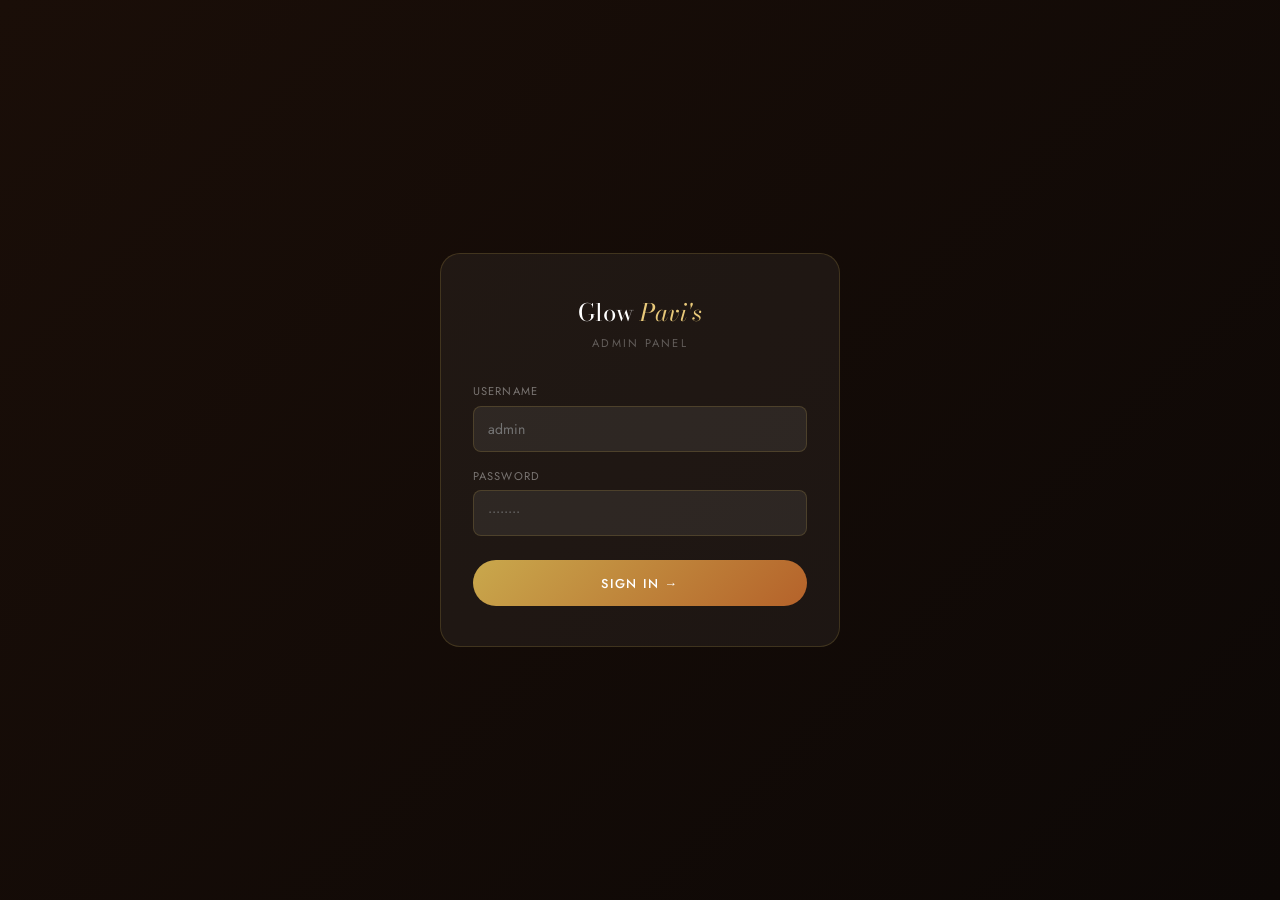
<file: admin.html>
<!DOCTYPE html>
<html lang="en">
<head>
<meta charset="UTF-8">
<meta name="viewport" content="width=device-width, initial-scale=1.0">
<title>Glow Pavi's — Admin Panel</title>
<link href="https://fonts.googleapis.com/css2?family=Bodoni+Moda:ital,opsz,wght@0,6..96,400;1,6..96,400&family=Jost:wght@300;400;500;600&display=swap" rel="stylesheet">
<style>
*{margin:0;padding:0;box-sizing:border-box}
:root{
  --gold:#C9A84C;--gold-light:#E8C97A;--gold-dark:#9A7A32;
  --rose-gold:#C5846A;--copper:#B5622A;--copper-light:#D4895A;
  --dark:#0d0806;--dark2:#1a0e08;
  --white:#FFFFFF;--off-white:#FDF8F5;--cream:#FAF3EE;
  --text-dark:#2C1810;--text-mid:#6B4C3B;--text-light:#A07060;
  --sidebar-w:250px;
  --success:#2a7a4f;--danger:#c0392b;
}
html,body{height:100%;font-family:'Jost',sans-serif;background:#f5ede6;color:var(--text-dark)}

/* ══ LOGIN ══ */
#loginScreen{display:flex;align-items:center;justify-content:center;min-height:100vh;background:linear-gradient(135deg,#1a0e08,#0d0806);position:fixed;inset:0;z-index:9999;transition:opacity 0.4s}
#loginScreen.hidden{opacity:0;pointer-events:none}
.login-box{background:rgba(255,255,255,0.05);border:1px solid rgba(201,168,76,0.2);border-radius:20px;padding:2.5rem 2rem;width:100%;max-width:400px;text-align:center}
.login-logo{font-family:'Bodoni Moda',serif;font-size:1.5rem;color:#fff;margin-bottom:0.3rem}
.login-logo em{font-style:italic;color:var(--gold-light)}
.login-sub{font-size:0.7rem;letter-spacing:0.2em;text-transform:uppercase;color:rgba(255,255,255,0.3);margin-bottom:2rem}
.lf{margin-bottom:1rem;text-align:left}
.lf label{display:block;font-size:0.7rem;letter-spacing:0.1em;text-transform:uppercase;color:rgba(255,255,255,0.4);margin-bottom:0.4rem}
.lf input{width:100%;background:rgba(255,255,255,0.07);border:1px solid rgba(201,168,76,0.2);border-radius:8px;padding:0.75rem 0.9rem;color:#fff;font-family:'Jost',sans-serif;font-size:0.88rem;outline:none;transition:border-color 0.3s}
.lf input:focus{border-color:var(--gold)}
.login-btn{width:100%;background:linear-gradient(135deg,var(--gold),var(--copper));color:#fff;border:none;border-radius:50px;padding:0.85rem;font-family:'Jost',sans-serif;font-size:0.8rem;font-weight:500;letter-spacing:0.1em;text-transform:uppercase;cursor:pointer;margin-top:0.5rem;transition:all 0.3s}
.login-btn:hover{transform:translateY(-2px);box-shadow:0 8px 25px rgba(201,168,76,0.4)}
.login-err{color:#e8594a;font-size:0.76rem;margin-top:0.7rem;display:none}
.login-err.show{display:block}

/* ══ LAYOUT ══ */
#adminLayout{display:flex;min-height:100vh}

/* ══ SIDEBAR ══ */
.sidebar{width:var(--sidebar-w);background:linear-gradient(180deg,#1a0e08,#0d0806);position:fixed;top:0;left:0;height:100vh;display:flex;flex-direction:column;z-index:100;border-right:1px solid rgba(201,168,76,0.1);overflow-y:auto;transition:transform 0.35s cubic-bezier(0.77,0,0.175,1)}
.sidebar-logo{padding:1.5rem 1.2rem 1.2rem;border-bottom:1px solid rgba(201,168,76,0.1)}
.sidebar-logo h1{font-family:'Bodoni Moda',serif;font-size:1rem;color:#fff;line-height:1.3}
.sidebar-logo h1 em{font-style:italic;color:var(--gold-light)}
.sidebar-logo p{font-size:0.6rem;letter-spacing:0.15em;text-transform:uppercase;color:rgba(255,255,255,0.2);margin-top:0.2rem}
.nav-sec{padding:0.8rem 1.2rem 0.2rem;font-size:0.58rem;letter-spacing:0.2em;text-transform:uppercase;color:rgba(255,255,255,0.18)}
.nav-item{display:flex;align-items:center;gap:0.7rem;padding:0.65rem 1.2rem;cursor:pointer;transition:all 0.2s;border-left:2px solid transparent;color:rgba(255,255,255,0.45);font-size:0.8rem;user-select:none}
.nav-item:hover{color:var(--gold-light);background:rgba(201,168,76,0.06);border-left-color:rgba(201,168,76,0.3)}
.nav-item.active{color:var(--gold-light);background:rgba(201,168,76,0.1);border-left-color:var(--gold)}
.nav-item .ni{font-size:0.95rem;width:18px;text-align:center;flex-shrink:0}
.sidebar-footer{padding:1rem 1.2rem;border-top:1px solid rgba(201,168,76,0.1);margin-top:auto}
.logout-btn{width:100%;background:rgba(255,255,255,0.04);border:1px solid rgba(255,255,255,0.08);border-radius:6px;padding:0.55rem;color:rgba(255,255,255,0.35);font-family:'Jost',sans-serif;font-size:0.72rem;cursor:pointer;transition:all 0.2s;letter-spacing:0.06em}
.logout-btn:hover{background:rgba(192,57,43,0.2);border-color:rgba(192,57,43,0.4);color:#e8594a}

/* ══ MOBILE SIDEBAR ══ */
.sidebar-overlay{display:none;position:fixed;inset:0;background:rgba(0,0,0,0.6);z-index:99;opacity:0;transition:opacity 0.3s}
.sidebar-overlay.show{opacity:1}
.hamburger-admin{display:none;align-items:center;justify-content:center;width:38px;height:38px;background:transparent;border:1px solid rgba(197,132,106,0.25);border-radius:8px;cursor:pointer;flex-shrink:0}
.hamburger-admin span{display:block;width:18px;height:2px;background:var(--text-dark);border-radius:2px;transition:all 0.3s;position:relative}
.hamburger-admin span::before,.hamburger-admin span::after{content:'';position:absolute;width:18px;height:2px;background:var(--text-dark);border-radius:2px;left:0;transition:all 0.3s}
.hamburger-admin span::before{top:-5px}
.hamburger-admin span::after{top:5px}

/* ══ MAIN ══ */
.main{margin-left:var(--sidebar-w);flex:1;display:flex;flex-direction:column;min-width:0}
.topbar{background:#fff;border-bottom:1px solid rgba(197,132,106,0.15);padding:0 1.8rem;height:60px;display:flex;align-items:center;justify-content:space-between;position:sticky;top:0;z-index:50;gap:1rem}
.topbar-left{display:flex;align-items:center;gap:0.8rem}
.topbar-title{font-family:'Bodoni Moda',serif;font-size:1.1rem;color:var(--text-dark)}
.conn-status{display:flex;align-items:center;gap:0.5rem;font-size:0.7rem;color:var(--text-light);white-space:nowrap}
.conn-dot{width:8px;height:8px;border-radius:50%;background:#ccc;transition:background 0.3s;flex-shrink:0}
.conn-dot.ok{background:#2a7a4f}
.conn-dot.err{background:#c0392b}

/* ══ PANELS ══ */
.panel{display:none;padding:1.5rem;flex:1}
.panel.active{display:block}

/* ══ CARDS ══ */
.card{background:#fff;border:1px solid rgba(197,132,106,0.15);border-radius:14px;padding:1.5rem;margin-bottom:1.2rem}
.card h2{font-family:'Bodoni Moda',serif;font-size:1rem;color:var(--text-dark);margin-bottom:0.3rem}
.card-sub{font-size:0.76rem;color:var(--text-light);margin-bottom:1.2rem;line-height:1.6}

/* ══ FORM ══ */
.frow{display:grid;grid-template-columns:1fr 1fr;gap:0.8rem;margin-bottom:0.8rem}
.frow.full{grid-template-columns:1fr}
.frow.tri{grid-template-columns:1fr 1fr 1fr}
.fg{display:flex;flex-direction:column;gap:0.35rem}
.fg label{font-size:0.68rem;font-weight:600;letter-spacing:0.1em;text-transform:uppercase;color:var(--text-mid)}
.fg input,.fg textarea,.fg select{border:1px solid rgba(197,132,106,0.25);border-radius:7px;padding:0.65rem 0.8rem;font-family:'Jost',sans-serif;font-size:0.83rem;color:var(--text-dark);background:var(--off-white);outline:none;transition:border-color 0.3s;width:100%}
.fg input:focus,.fg textarea:focus,.fg select:focus{border-color:var(--gold)}
.fg textarea{resize:vertical;min-height:80px}

/* ══ BEFORE/AFTER UPLOAD UI ══ */
.ba-upload-section{display:grid;grid-template-columns:1fr 1fr;gap:1rem;margin-bottom:1rem}
.ba-slot{border:2px dashed rgba(201,168,76,0.3);border-radius:12px;padding:1.2rem;text-align:center;position:relative;background:rgba(201,168,76,0.02);transition:all 0.3s}
.ba-slot.before-slot{border-color:rgba(197,132,106,0.4);background:rgba(197,132,106,0.03)}
.ba-slot.after-slot{border-color:rgba(201,168,76,0.4);background:rgba(201,168,76,0.03)}
.ba-slot:hover{border-color:var(--gold);background:rgba(201,168,76,0.06)}
.ba-slot input[type=file]{position:absolute;inset:0;opacity:0;cursor:pointer;width:100%;height:100%}
.ba-slot-label{font-size:0.65rem;font-weight:600;letter-spacing:0.15em;text-transform:uppercase;margin-bottom:0.5rem}
.before-slot .ba-slot-label{color:var(--rose-gold)}
.after-slot .ba-slot-label{color:var(--gold-dark)}
.ba-slot-icon{font-size:1.8rem;display:block;margin-bottom:0.3rem}
.ba-slot-text{font-size:0.75rem;color:var(--text-light)}
.ba-slot-text strong{color:var(--text-mid)}

/* ══ GALLERY UPLOAD ══ */
.upload-zone{border:2px dashed rgba(201,168,76,0.3);border-radius:12px;padding:1.8rem;text-align:center;cursor:pointer;transition:all 0.3s;background:rgba(201,168,76,0.02);position:relative}
.upload-zone:hover,.upload-zone.drag{border-color:var(--gold);background:rgba(201,168,76,0.07)}
.upload-zone input[type=file]{position:absolute;inset:0;opacity:0;cursor:pointer;width:100%;height:100%}
.uz-icon{font-size:1.8rem;margin-bottom:0.4rem}
.uz-text{font-size:0.8rem;color:var(--text-light)}
.uz-text strong{color:var(--gold-dark)}

/* ══ IMAGE GRID ══ */
.img-grid{display:grid;grid-template-columns:repeat(auto-fill,minmax(130px,1fr));gap:0.8rem;margin-top:1rem}
.img-item{position:relative;border-radius:8px;overflow:hidden;aspect-ratio:1;background:#f0e8e0}
.img-item img{width:100%;height:100%;object-fit:cover;display:block}
.img-overlay{position:absolute;inset:0;background:rgba(13,8,6,0);display:flex;align-items:center;justify-content:center;transition:background 0.2s}
.img-item:hover .img-overlay{background:rgba(13,8,6,0.55)}
.img-del{opacity:0;background:rgba(192,57,43,0.8);border:none;border-radius:6px;padding:0.35rem 0.6rem;color:#fff;font-size:0.7rem;cursor:pointer;transform:translateY(6px);transition:all 0.2s}
.img-item:hover .img-del{opacity:1;transform:translateY(0)}
.img-caption{position:absolute;bottom:0;left:0;right:0;background:rgba(13,8,6,0.65);padding:0.3rem 0.4rem;font-size:0.62rem;color:rgba(255,255,255,0.75);white-space:nowrap;overflow:hidden;text-overflow:ellipsis}

/* ══ BUTTONS ══ */
.btn{display:inline-flex;align-items:center;gap:0.45rem;padding:0.65rem 1.3rem;border-radius:50px;border:none;cursor:pointer;font-family:'Jost',sans-serif;font-size:0.76rem;font-weight:500;letter-spacing:0.08em;text-transform:uppercase;transition:all 0.3s}
.btn-gold{background:linear-gradient(135deg,var(--gold),var(--copper));color:#fff;box-shadow:0 4px 16px rgba(201,168,76,0.3)}
.btn-gold:hover{transform:translateY(-2px);box-shadow:0 8px 25px rgba(201,168,76,0.4)}
.btn-gold:disabled{opacity:0.5;cursor:not-allowed;transform:none}
.btn-outline{background:transparent;border:1px solid rgba(197,132,106,0.3);color:var(--text-mid)}
.btn-outline:hover{border-color:var(--gold);color:var(--text-dark)}
.btn-danger{background:rgba(192,57,43,0.1);border:1px solid rgba(192,57,43,0.25);color:#c0392b}
.btn-danger:hover{background:#c0392b;color:#fff}
.btn-success{background:rgba(42,122,79,0.1);border:1px solid rgba(42,122,79,0.25);color:var(--success)}
.btn-success:hover{background:var(--success);color:#fff}
.btn-actions{display:flex;gap:0.7rem;align-items:center;margin-top:1rem;padding-top:1rem;border-top:1px solid rgba(197,132,106,0.1);flex-wrap:wrap}

/* ══ TABS ══ */
.tabs{display:flex;gap:0.4rem;margin-bottom:1rem;flex-wrap:wrap}
.tab{padding:0.45rem 0.9rem;border-radius:30px;border:1px solid rgba(197,132,106,0.25);background:transparent;color:var(--text-light);font-family:'Jost',sans-serif;font-size:0.72rem;cursor:pointer;transition:all 0.2s;letter-spacing:0.05em}
.tab.active{background:linear-gradient(135deg,var(--gold),var(--copper));color:#fff;border-color:transparent}
.tab:hover:not(.active){border-color:var(--gold);color:var(--text-dark)}

/* ══ STATS ══ */
.stats-row{display:grid;grid-template-columns:repeat(4,1fr);gap:0.8rem;margin-bottom:1.2rem}
.stat-card{background:#fff;border:1px solid rgba(197,132,106,0.15);border-radius:12px;padding:1.2rem;display:flex;align-items:center;gap:0.8rem}
.stat-icon{width:38px;height:38px;border-radius:8px;background:linear-gradient(135deg,rgba(201,168,76,0.15),rgba(197,132,106,0.1));display:flex;align-items:center;justify-content:center;font-size:1.1rem;flex-shrink:0}
.stat-num{font-family:'Bodoni Moda',serif;font-size:1.5rem;color:var(--text-dark);line-height:1}
.stat-label{font-size:0.65rem;color:var(--text-light);letter-spacing:0.06em;text-transform:uppercase;margin-top:0.15rem}

/* ══ BOOKINGS TABLE ══ */
.bookings-filter{display:flex;gap:0.6rem;flex-wrap:wrap;margin-bottom:1rem;align-items:center}
.bookings-filter input{border:1px solid rgba(197,132,106,0.25);border-radius:7px;padding:0.5rem 0.8rem;font-family:'Jost',sans-serif;font-size:0.8rem;color:var(--text-dark);background:var(--off-white);outline:none;transition:border-color 0.3s;min-width:180px}
.bookings-filter input:focus{border-color:var(--gold)}
.bookings-filter select{border:1px solid rgba(197,132,106,0.25);border-radius:7px;padding:0.5rem 0.8rem;font-family:'Jost',sans-serif;font-size:0.8rem;color:var(--text-dark);background:var(--off-white);outline:none;cursor:pointer}
.table-wrap{overflow-x:auto;border-radius:10px;border:1px solid rgba(197,132,106,0.15)}
table{width:100%;border-collapse:collapse;font-size:0.8rem}
thead th{background:var(--cream);color:var(--text-mid);font-size:0.65rem;font-weight:600;letter-spacing:0.1em;text-transform:uppercase;padding:0.75rem 1rem;text-align:left;border-bottom:1px solid rgba(197,132,106,0.15);white-space:nowrap}
tbody tr{border-bottom:1px solid rgba(197,132,106,0.08);transition:background 0.15s}
tbody tr:last-child{border-bottom:none}
tbody tr:hover{background:rgba(201,168,76,0.04)}
tbody td{padding:0.8rem 1rem;color:var(--text-dark);vertical-align:middle}
.badge{display:inline-flex;align-items:center;padding:0.2rem 0.65rem;border-radius:20px;font-size:0.65rem;font-weight:600;letter-spacing:0.06em;text-transform:uppercase;white-space:nowrap}
.badge-pending{background:rgba(245,158,11,0.12);color:#92400e;border:1px solid rgba(245,158,11,0.25)}
.badge-confirmed{background:rgba(42,122,79,0.1);color:var(--success);border:1px solid rgba(42,122,79,0.2)}
.badge-cancelled{background:rgba(192,57,43,0.08);color:#c0392b;border:1px solid rgba(192,57,43,0.15)}
.badge-completed{background:rgba(99,102,241,0.1);color:#4338ca;border:1px solid rgba(99,102,241,0.2)}
.td-actions{display:flex;gap:0.4rem;flex-wrap:nowrap}
.td-btn{padding:0.28rem 0.6rem;border-radius:5px;border:none;font-family:'Jost',sans-serif;font-size:0.65rem;font-weight:500;cursor:pointer;transition:all 0.2s;white-space:nowrap}
.td-btn-confirm{background:rgba(42,122,79,0.1);color:var(--success);border:1px solid rgba(42,122,79,0.2)}
.td-btn-confirm:hover{background:var(--success);color:#fff}
.td-btn-cancel{background:rgba(192,57,43,0.08);color:#c0392b;border:1px solid rgba(192,57,43,0.15)}
.td-btn-cancel:hover{background:#c0392b;color:#fff}
.td-btn-del{background:rgba(0,0,0,0.05);color:var(--text-light);border:1px solid rgba(0,0,0,0.08)}
.td-btn-del:hover{background:rgba(192,57,43,0.1);color:#c0392b}
.booking-note{font-size:0.72rem;color:var(--text-light);font-style:italic;max-width:160px;white-space:nowrap;overflow:hidden;text-overflow:ellipsis}
.pagination{display:flex;gap:0.4rem;align-items:center;margin-top:1rem;flex-wrap:wrap}
.page-btn{padding:0.35rem 0.7rem;border-radius:6px;border:1px solid rgba(197,132,106,0.25);background:transparent;color:var(--text-mid);font-family:'Jost',sans-serif;font-size:0.72rem;cursor:pointer;transition:all 0.2s}
.page-btn:hover,.page-btn.active{background:var(--gold);border-color:var(--gold);color:#fff}
.page-btn:disabled{opacity:0.35;cursor:not-allowed}
.booking-count{font-size:0.72rem;color:var(--text-light);margin-left:auto}

/* ══ TOAST ══ */
#toast{position:fixed;bottom:1.5rem;right:1.5rem;z-index:9999;display:flex;flex-direction:column;gap:0.5rem;pointer-events:none}
.toast-item{background:var(--dark2);color:#fff;padding:0.75rem 1rem;border-radius:8px;font-size:0.8rem;display:flex;align-items:center;gap:0.5rem;box-shadow:0 6px 25px rgba(0,0,0,0.3);border-left:3px solid var(--gold);animation:tin 0.3s ease;min-width:260px}
.toast-item.success{border-left-color:#2a7a4f}
.toast-item.error{border-left-color:#c0392b}
@keyframes tin{from{opacity:0;transform:translateX(20px)}to{opacity:1;transform:translateX(0)}}

/* ══ MISC ══ */
.divider{height:1px;background:rgba(197,132,106,0.12);margin:1rem 0}
.info-box{background:rgba(201,168,76,0.07);border:1px solid rgba(201,168,76,0.2);border-radius:8px;padding:0.8rem 1rem;font-size:0.78rem;color:var(--text-mid);line-height:1.6;margin-bottom:1rem}
.info-box.info-red{background:rgba(192,57,43,0.06);border-color:rgba(192,57,43,0.2);color:#7a2c2c}
.empty{text-align:center;padding:2rem;color:var(--text-light);font-size:0.82rem;font-style:italic}
@keyframes spin{to{transform:rotate(360deg)}}
.spin{display:inline-block;width:12px;height:12px;border:2px solid rgba(255,255,255,0.3);border-top-color:#fff;border-radius:50%;animation:spin 0.7s linear infinite}

/* ══ RESPONSIVE ══ */
@media(max-width:900px){
  .sidebar{transform:translateX(-100%)}
  .sidebar.mobile-open{transform:translateX(0)}
  .sidebar-overlay{display:block}
  .main{margin-left:0}
  .hamburger-admin{display:flex}
  .stats-row{grid-template-columns:1fr 1fr}
  .frow{grid-template-columns:1fr}
  .frow.tri{grid-template-columns:1fr 1fr}
  .ba-upload-section{grid-template-columns:1fr}
  .panel{padding:1rem}
  .topbar{padding:0 1rem}
}
@media(max-width:600px){
  .stats-row{grid-template-columns:1fr 1fr}
  .frow.tri{grid-template-columns:1fr}
  .booking-note{max-width:90px}
  .td-actions{flex-wrap:wrap}
}
</style>
</head>
<body>

<!-- ══ LOGIN ══ -->
<div id="loginScreen">
  <div class="login-box">
    <div class="login-logo">Glow <em>Pavi's</em></div>
    <div class="login-sub">Admin Panel</div>
    <div class="lf"><label>Username</label><input type="text" id="lu" placeholder="admin" autocomplete="username"></div>
    <div class="lf"><label>Password</label><input type="password" id="lp" placeholder="••••••••" autocomplete="current-password"></div>
    <button class="login-btn" onclick="doLogin()">Sign In →</button>
    <div class="login-err" id="lerr">Wrong username or password!</div>
  </div>
</div>

<!-- ══ ADMIN LAYOUT ══ -->
<div id="adminLayout" style="display:none">

  <!-- Sidebar overlay (mobile) -->
  <div class="sidebar-overlay" id="sidebarOverlay" onclick="closeSidebar()"></div>

  <!-- SIDEBAR -->
  <aside class="sidebar" id="sidebar">
    <div class="sidebar-logo">
      <h1>Glow <em>Pavi's</em></h1>
      <p>Admin Panel</p>
    </div>
    <div style="flex:1">
      <div class="nav-sec">Overview</div>
      <div class="nav-item active" data-p="dashboard" onclick="go(this)"><span class="ni">📊</span>Dashboard</div>
      <div class="nav-sec">Pages</div>
      <div class="nav-item" data-p="home"     onclick="go(this)"><span class="ni">🏠</span>Home Page</div>
      <div class="nav-item" data-p="bridal"   onclick="go(this)"><span class="ni">💍</span>Bridal Makeup</div>
      <div class="nav-item" data-p="party"    onclick="go(this)"><span class="ni">🎉</span>Party Makeup</div>
      <div class="nav-item" data-p="skincare" onclick="go(this)"><span class="ni">🌿</span>Skin Care</div>
      <div class="nav-item" data-p="about"    onclick="go(this)"><span class="ni">✨</span>About Page</div>
      <div class="nav-sec">Management</div>
      <div class="nav-item" data-p="bookings" onclick="go(this)"><span class="ni">📅</span>Bookings</div>
      <div class="nav-sec">Settings</div>
      <div class="nav-item" data-p="settings" onclick="go(this)"><span class="ni">⚙️</span>Supabase Config</div>
    </div>
    <div class="sidebar-footer">
      <button class="logout-btn" onclick="doLogout()">Sign Out</button>
    </div>
  </aside>

  <main class="main">
    <!-- TOPBAR -->
    <div class="topbar">
      <div class="topbar-left">
        <button class="hamburger-admin" onclick="toggleSidebar()" aria-label="Menu">
          <span></span>
        </button>
        <div class="topbar-title" id="ttitle">Dashboard</div>
      </div>
      <div class="conn-status">
        <div class="conn-dot" id="cdot"></div>
        <span id="ctext">Not connected</span>
      </div>
    </div>

    <!-- ══════════ DASHBOARD ══════════ -->
    <div class="panel active" id="panel-dashboard">
      <div class="stats-row">
        <div class="stat-card"><div class="stat-icon">🖼️</div><div><div class="stat-num" id="s-total">—</div><div class="stat-label">Total Images</div></div></div>
        <div class="stat-card"><div class="stat-icon">💍</div><div><div class="stat-num" id="s-bridal">—</div><div class="stat-label">Bridal</div></div></div>
        <div class="stat-card"><div class="stat-icon">🎉</div><div><div class="stat-num" id="s-party">—</div><div class="stat-label">Party</div></div></div>
        <div class="stat-card"><div class="stat-icon">📅</div><div><div class="stat-num" id="s-bookings">—</div><div class="stat-label">Bookings</div></div></div>
      </div>
      <div class="card">
        <h2>Welcome to Admin Panel 🌸</h2>
        <p class="card-sub">Manage all your website images and content from here. Select a page from the sidebar to get started.</p>
        <div style="display:flex;gap:0.7rem;flex-wrap:wrap">
          <button class="btn btn-gold" onclick="goById('bridal')">💍 Bridal Gallery</button>
          <button class="btn btn-gold" onclick="goById('party')">🎉 Party Gallery</button>
          <button class="btn btn-gold" onclick="goById('skincare')">🌿 Skin Care Gallery</button>
          <button class="btn btn-gold" onclick="goById('bookings')">📅 Bookings</button>
          <button class="btn btn-outline" onclick="goById('settings')">⚙️ Settings</button>
        </div>
      </div>
      <div class="card">
        <h2>Recent Uploads</h2>
        <p class="card-sub">Latest images uploaded across all pages.</p>
        <div id="recent-grid"><div class="empty">No images yet.</div></div>
      </div>
    </div>

    <!-- ══════════ HOME PAGE ══════════ -->
    <div class="panel" id="panel-home">
      <div class="card">
        <h2>🏠 Home Page — Hero Text</h2>
        <p class="card-sub">Update the main hero heading and subtitle on index.html</p>
        <div class="frow">
          <div class="fg"><label>Hero Title</label><input id="home_hero_title" placeholder="Your Bridal Vision"></div>
          <div class="fg"><label>Hero Italic Line</label><input id="home_hero_italic" placeholder="Brought to Life"></div>
        </div>
        <div class="frow full">
          <div class="fg"><label>Hero Subtitle</label><textarea id="home_hero_subtitle" placeholder="Subtitle..."></textarea></div>
        </div>
        <div class="btn-actions">
          <button class="btn btn-gold" onclick="saveText('home','hero',['title','italic','subtitle'])">💾 Save Hero Text</button>
        </div>
      </div>

      <div class="card">
        <h2>🏠 Home — Trust Bar Numbers</h2>
        <p class="card-sub">Update the 4 stat numbers in the dark strip below the hero.</p>
        <div class="frow">
          <div class="fg"><label>Happy Brides</label><input id="home_trust_brides" placeholder="500+"></div>
          <div class="fg"><label>Years Experience</label><input id="home_trust_years" placeholder="8+"></div>
        </div>
        <div class="frow">
          <div class="fg"><label>5-Star Reviews</label><input id="home_trust_reviews" placeholder="200+"></div>
          <div class="fg"><label>Cities Served</label><input id="home_trust_cities" placeholder="15+"></div>
        </div>
        <div class="btn-actions">
          <button class="btn btn-gold" onclick="saveText('home','trust',['brides','years','reviews','cities'])">💾 Save Numbers</button>
        </div>
      </div>

      <div class="card">
        <h2>🏠 Home — Bento Card Images</h2>
        <p class="card-sub">Upload background images for the service cards and hero background on the home page.</p>
        <div class="tabs" id="home-tabs">
          <button class="tab active" onclick="setTab(this,'home-tabs','bridal_card')">Bridal Card</button>
          <button class="tab" onclick="setTab(this,'home-tabs','party_card')">Party Card</button>
          <button class="tab" onclick="setTab(this,'home-tabs','skin_card')">Skin Card</button>
          <button class="tab" onclick="setTab(this,'home-tabs','hero_bg')">Hero BG</button>
        </div>
        <div class="upload-zone">
          <input type="file" accept="image/*" multiple onchange="uploadGallery('home',currentTab['home-tabs'],this.files,this)">
          <div class="uz-icon">📁</div>
          <div class="uz-text"><strong>Click or drag</strong> image here</div>
        </div>
        <div class="img-grid" id="home-gallery-grid"></div>
      </div>
    </div>

    <!-- ══════════ BRIDAL PAGE ══════════ -->
    <div class="panel" id="panel-bridal">
      <div class="card">
        <h2>💍 Bridal — Hero Text</h2>
        <p class="card-sub">Update hero content for bridal-makeup.html</p>
        <div class="frow">
          <div class="fg"><label>Hero Title</label><input id="bridal_hero_title" placeholder="Bridal Makeup"></div>
          <div class="fg"><label>Italic Line</label><input id="bridal_hero_italic" placeholder="In Madurai"></div>
        </div>
        <div class="frow full">
          <div class="fg"><label>Subtitle</label><textarea id="bridal_hero_subtitle"></textarea></div>
        </div>
        <div class="btn-actions">
          <button class="btn btn-gold" onclick="saveText('bridal','hero',['title','italic','subtitle'])">💾 Save</button>
        </div>
      </div>

      <div class="card">
        <h2>💍 Bridal — Before / After Images</h2>
        <p class="card-sub">Upload <strong>Before</strong> image and <strong>After</strong> image separately. They will appear in the transformation slider on the bridal page.</p>
        <div class="info-box">📌 Upload order matters: Upload <strong>Before</strong> first, then <strong>After</strong>. Each pair = 1 slider card on the page.</div>
        <div class="ba-upload-section">
          <div class="ba-slot before-slot">
            <input type="file" accept="image/*" onchange="uploadSingle('bridal','before_after','before',this)">
            <div class="ba-slot-label">⬅ Before Image</div>
            <span class="ba-slot-icon">📷</span>
            <div class="ba-slot-text"><strong>Click</strong> to upload Before photo</div>
          </div>
          <div class="ba-slot after-slot">
            <input type="file" accept="image/*" onchange="uploadSingle('bridal','before_after','after',this)">
            <div class="ba-slot-label">After Image ➡</div>
            <span class="ba-slot-icon">✨</span>
            <div class="ba-slot-text"><strong>Click</strong> to upload After photo</div>
          </div>
        </div>
        <div class="divider"></div>
        <strong style="font-size:0.75rem;color:var(--text-mid);letter-spacing:0.08em;text-transform:uppercase">Uploaded Before/After Images</strong>
        <div class="img-grid" id="bridal-ba-grid" style="margin-top:0.8rem"><div class="empty">No images yet.</div></div>
      </div>

      <div class="card">
        <h2>💍 Bridal — Instagram Grid Photos</h2>
        <p class="card-sub">These photos appear in the Instagram grid section at the bottom of the bridal page. Upload multiple at once.</p>
        <div class="upload-zone">
          <input type="file" accept="image/*" multiple onchange="uploadGallery('bridal','instagram',this.files,this)">
          <div class="uz-icon">📸</div>
          <div class="uz-text"><strong>Click or drag</strong> photos here — upload multiple at once</div>
        </div>
        <div class="img-grid" id="bridal-ig-grid"></div>
      </div>
    </div>

    <!-- ══════════ PARTY PAGE ══════════ -->
    <div class="panel" id="panel-party">
      <div class="card">
        <h2>🎉 Party — Hero Text</h2>
        <p class="card-sub">Update hero content for party-makeup.html</p>
        <div class="frow">
          <div class="fg"><label>Hero Title</label><input id="party_hero_title" placeholder="Party Makeup Artist"></div>
          <div class="fg"><label>Italic Line</label><input id="party_hero_italic" placeholder="your night, your glow"></div>
        </div>
        <div class="frow full">
          <div class="fg"><label>Subtitle</label><textarea id="party_hero_subtitle"></textarea></div>
        </div>
        <div class="btn-actions">
          <button class="btn btn-gold" onclick="saveText('party','hero',['title','italic','subtitle'])">💾 Save</button>
        </div>
      </div>

      <div class="card">
        <h2>🎉 Party — Before / After Images</h2>
        <p class="card-sub">Upload Before and After images for the transformation section on party-makeup.html</p>
        <div class="info-box">📌 <strong>Before</strong> image first, then <strong>After</strong> image. Each pair = 1 comparison card.</div>
        <div class="ba-upload-section">
          <div class="ba-slot before-slot">
            <input type="file" accept="image/*" onchange="uploadSingle('party','before_after','before',this)">
            <div class="ba-slot-label">⬅ Before Image</div>
            <span class="ba-slot-icon">📷</span>
            <div class="ba-slot-text"><strong>Click</strong> to upload Before photo</div>
          </div>
          <div class="ba-slot after-slot">
            <input type="file" accept="image/*" onchange="uploadSingle('party','before_after','after',this)">
            <div class="ba-slot-label">After Image ➡</div>
            <span class="ba-slot-icon">✨</span>
            <div class="ba-slot-text"><strong>Click</strong> to upload After photo</div>
          </div>
        </div>
        <div class="divider"></div>
        <strong style="font-size:0.75rem;color:var(--text-mid);letter-spacing:0.08em;text-transform:uppercase">Uploaded Before/After Images</strong>
        <div class="img-grid" id="party-ba-grid" style="margin-top:0.8rem"><div class="empty">No images yet.</div></div>
      </div>

      <div class="card">
        <h2>🎉 Party — Gallery Photos</h2>
        <p class="card-sub">Upload party makeup portfolio photos. These appear in the gallery/works section.</p>
        <div class="upload-zone">
          <input type="file" accept="image/*" multiple onchange="uploadGallery('party','gallery',this.files,this)">
          <div class="uz-icon">📸</div>
          <div class="uz-text"><strong>Click or drag</strong> photos here</div>
        </div>
        <div class="img-grid" id="party-gallery-grid"></div>
      </div>
    </div>

    <!-- ══════════ SKIN CARE PAGE ══════════ -->
    <div class="panel" id="panel-skincare">
      <div class="card">
        <h2>🌿 Skin Care — Hero Text</h2>
        <p class="card-sub">Update hero content for skin-care.html</p>
        <div class="frow">
          <div class="fg"><label>Hero Title</label><input id="skincare_hero_title" placeholder="Glow From Within"></div>
          <div class="fg"><label>Italic Line</label><input id="skincare_hero_italic" placeholder="Skin Care Rituals"></div>
        </div>
        <div class="frow full">
          <div class="fg"><label>Subtitle</label><textarea id="skincare_hero_subtitle"></textarea></div>
        </div>
        <div class="btn-actions">
          <button class="btn btn-gold" onclick="saveText('skincare','hero',['title','italic','subtitle'])">💾 Save</button>
        </div>
      </div>

      <div class="card">
        <h2>🌿 Skin Care — Before / After Images</h2>
        <p class="card-sub">Upload Before and After skin treatment photos for skin-care.html</p>
        <div class="info-box">📌 <strong>Before</strong> image first, then <strong>After</strong> image. Each pair = 1 comparison card.</div>
        <div class="ba-upload-section">
          <div class="ba-slot before-slot">
            <input type="file" accept="image/*" onchange="uploadSingle('skincare','before_after','before',this)">
            <div class="ba-slot-label">⬅ Before Image</div>
            <span class="ba-slot-icon">📷</span>
            <div class="ba-slot-text"><strong>Click</strong> to upload Before photo</div>
          </div>
          <div class="ba-slot after-slot">
            <input type="file" accept="image/*" onchange="uploadSingle('skincare','before_after','after',this)">
            <div class="ba-slot-label">After Image ➡</div>
            <span class="ba-slot-icon">✨</span>
            <div class="ba-slot-text"><strong>Click</strong> to upload After photo</div>
          </div>
        </div>
        <div class="divider"></div>
        <strong style="font-size:0.75rem;color:var(--text-mid);letter-spacing:0.08em;text-transform:uppercase">Uploaded Before/After Images</strong>
        <div class="img-grid" id="skincare-ba-grid" style="margin-top:0.8rem"><div class="empty">No images yet.</div></div>
      </div>

      <div class="card">
        <h2>🌿 Skin Care — Treatment Gallery</h2>
        <p class="card-sub">Upload skin treatment result photos for the gallery section.</p>
        <div class="upload-zone">
          <input type="file" accept="image/*" multiple onchange="uploadGallery('skincare','gallery',this.files,this)">
          <div class="uz-icon">📸</div>
          <div class="uz-text"><strong>Click or drag</strong> photos here</div>
        </div>
        <div class="img-grid" id="skincare-gallery-grid"></div>
      </div>
    </div>

    <!-- ══════════ ABOUT PAGE ══════════ -->
    <div class="panel" id="panel-about">
      <div class="card">
        <h2>✨ About — Pavi's Story</h2>
        <p class="card-sub">Update the bio text on about.html</p>
        <div class="frow">
          <div class="fg"><label>Page Heading</label><input id="about_story_heading" placeholder="The Story Behind"></div>
          <div class="fg"><label>Heading Italic</label><input id="about_story_heading_italic" placeholder="Glow Pavi's"></div>
        </div>
        <div class="frow full">
          <div class="fg"><label>Intro Paragraph</label><textarea id="about_story_intro" style="min-height:100px"></textarea></div>
        </div>
        <div class="frow full">
          <div class="fg"><label>Body Paragraph</label><textarea id="about_story_body" style="min-height:100px"></textarea></div>
        </div>
        <div class="btn-actions">
          <button class="btn btn-gold" onclick="saveText('about','story',['heading','heading_italic','intro','body'])">💾 Save Story</button>
        </div>
      </div>

      <div class="card">
        <h2>✨ About — Pavi's Profile Photo</h2>
        <p class="card-sub">Upload the main photo of Pavi shown on the about page.</p>
        <div class="upload-zone">
          <input type="file" accept="image/*" onchange="uploadGallery('about','profile',this.files,this)">
          <div class="uz-icon">📸</div>
          <div class="uz-text"><strong>Click</strong> to upload Pavi's photo</div>
        </div>
        <div class="img-grid" id="about-profile-grid"></div>
      </div>
    </div>

    <!-- ══════════ BOOKINGS ══════════ -->
    <div class="panel" id="panel-bookings">
      <div class="card">
        <h2>📅 Bookings Overview</h2>
        <p class="card-sub">View and manage all booking enquiries submitted through the website.</p>
        <div class="info-box">
          💡 Bookings are saved to the <strong>gp_bookings</strong> table in Supabase. Use Confirm / Cancel buttons to update status. WhatsApp enquiries are also listed here if you save them manually.
        </div>
        <div class="bookings-filter">
          <input type="text" id="bk-search" placeholder="🔍 Search name, phone, service…" oninput="filterBookings()">
          <select id="bk-status" onchange="filterBookings()">
            <option value="">All Status</option>
            <option value="pending">Pending</option>
            <option value="confirmed">Confirmed</option>
            <option value="cancelled">Cancelled</option>
            <option value="completed">Completed</option>
          </select>
          <select id="bk-service" onchange="filterBookings()">
            <option value="">All Services</option>
            <option value="bridal">Bridal Makeup</option>
            <option value="party">Party Makeup</option>
            <option value="skincare">Skin Care</option>
            <option value="other">Other</option>
          </select>
          <button class="btn btn-gold" onclick="loadBookings()" style="padding:0.5rem 1rem">↺ Refresh</button>
        </div>
        <div class="table-wrap">
          <table id="bk-table">
            <thead>
              <tr>
                <th>#</th>
                <th>Name</th>
                <th>Phone</th>
                <th>Service</th>
                <th>Date Requested</th>
                <th>Status</th>
                <th>Note</th>
                <th>Submitted</th>
                <th>Actions</th>
              </tr>
            </thead>
            <tbody id="bk-tbody">
              <tr><td colspan="9" class="empty">Configure Supabase to view bookings.</td></tr>
            </tbody>
          </table>
        </div>
        <div style="display:flex;align-items:center;gap:0.5rem;margin-top:0.8rem;flex-wrap:wrap">
          <div class="pagination" id="bk-pagination"></div>
          <div class="booking-count" id="bk-count"></div>
        </div>
      </div>

      <div class="card">
        <h2>➕ Add Manual Booking</h2>
        <p class="card-sub">Record a WhatsApp or phone enquiry directly from here.</p>
        <div class="frow">
          <div class="fg"><label>Customer Name</label><input id="bk-name" placeholder="Name"></div>
          <div class="fg"><label>Phone Number</label><input id="bk-phone" placeholder="+91 98765 43210"></div>
        </div>
        <div class="frow tri">
          <div class="fg">
            <label>Service</label>
            <select id="bk-svc">
              <option value="bridal">Bridal Makeup</option>
              <option value="party">Party Makeup</option>
              <option value="skincare">Skin Care</option>
              <option value="other">Other</option>
            </select>
          </div>
          <div class="fg"><label>Requested Date</label><input type="date" id="bk-date"></div>
          <div class="fg">
            <label>Status</label>
            <select id="bk-stat">
              <option value="pending">Pending</option>
              <option value="confirmed">Confirmed</option>
            </select>
          </div>
        </div>
        <div class="frow full">
          <div class="fg"><label>Notes / Message</label><textarea id="bk-note" placeholder="Any notes or customer message…" style="min-height:70px"></textarea></div>
        </div>
        <div class="btn-actions">
          <button class="btn btn-gold" onclick="addBooking()">➕ Add Booking</button>
        </div>
      </div>
    </div>

    <!-- ══════════ SETTINGS ══════════ -->
    <div class="panel" id="panel-settings">
      <div class="card">
        <h2>⚙️ Supabase Connection</h2>
        <p class="card-sub">Credentials are auto-configured from your site. Override here if needed — saved to localStorage.</p>
        <div class="frow">
          <div class="fg"><label>Project URL</label><input id="supa-url" placeholder="https://xxx.supabase.co"></div>
          <div class="fg"><label>Anon Key</label><input id="supa-key" type="password" placeholder="eyJ…"></div>
        </div>
        <div class="btn-actions">
          <button class="btn btn-gold" onclick="saveConfig()">💾 Save & Test</button>
          <button class="btn btn-outline" onclick="clearConfig()">🗑 Clear</button>
        </div>
        <div id="test-result" style="margin-top:0.8rem;font-size:0.8rem;display:none"></div>
      </div>

      <div class="card">
        <h2>🗄️ Database Setup</h2>
        <p class="card-sub">Run this SQL in your Supabase SQL Editor to create the required tables (if not done already).</p>
        <div class="info-box">Copy the SQL below and run it in Supabase → SQL Editor → New Query</div>
        <textarea style="width:100%;font-family:monospace;font-size:0.72rem;background:#f5ede6;border:1px solid rgba(197,132,106,0.2);border-radius:8px;padding:0.8rem;min-height:180px;color:var(--text-dark);resize:vertical" readonly>-- Gallery table
CREATE TABLE IF NOT EXISTS gp_gallery (
  id bigserial PRIMARY KEY,
  page text NOT NULL,
  section text NOT NULL,
  url text NOT NULL,
  storage_path text,
  alt_text text,
  is_main boolean DEFAULT false,
  created_at timestamptz DEFAULT now()
);

-- Content (text) table
CREATE TABLE IF NOT EXISTS gp_content (
  id bigserial PRIMARY KEY,
  page text NOT NULL,
  section text NOT NULL,
  key text NOT NULL,
  value text,
  updated_at timestamptz DEFAULT now(),
  UNIQUE(page,section,key)
);

-- Bookings table
CREATE TABLE IF NOT EXISTS gp_bookings (
  id bigserial PRIMARY KEY,
  name text,
  phone text,
  service text,
  requested_date date,
  status text DEFAULT 'pending',
  note text,
  created_at timestamptz DEFAULT now()
);

-- Enable RLS (adjust policies as needed)
ALTER TABLE gp_gallery ENABLE ROW LEVEL SECURITY;
ALTER TABLE gp_content ENABLE ROW LEVEL SECURITY;
ALTER TABLE gp_bookings ENABLE ROW LEVEL SECURITY;
CREATE POLICY "Public read gallery" ON gp_gallery FOR SELECT USING (true);
CREATE POLICY "Public read content" ON gp_content FOR SELECT USING (true);</textarea>
      </div>

      <div class="card">
        <h2>🔑 Change Admin Credentials</h2>
        <p class="card-sub">Update the username and password for this admin panel. Stored locally in your browser.</p>
        <div class="info-box info-red">⚠️ Credentials are stored in browser localStorage only. Anyone with access to this browser can log in.</div>
        <div class="frow">
          <div class="fg"><label>New Username</label><input id="new-user" placeholder="admin" autocomplete="off"></div>
          <div class="fg"><label>New Password</label><input id="new-pass" type="password" placeholder="New password" autocomplete="new-password"></div>
        </div>
        <div class="btn-actions">
          <button class="btn btn-gold" onclick="saveCreds()">💾 Update Credentials</button>
        </div>
      </div>
    </div>

  </main>
</div>

<!-- TOAST -->
<div id="toast"></div>

<script>
// ══════════════════════════════════════════════════
// CONFIG — Hardcoded from supabase-loader.js
// ══════════════════════════════════════════════════
var BUCKET = 'glow-pavi-images';
var HARDCODED_URL = 'https://ubtkkiyrzxntjwpyyoal.supabase.co';
var HARDCODED_KEY = 'eyJhbGciOiJIUzI1NiIsInR5cCI6IkpXVCJ9.eyJpc3MiOiJzdXBhYmFzZSIsInJlZiI6InVidGtraXlyenhudGp3cHl5b2FsIiwicm9sZSI6ImFub24iLCJpYXQiOjE3NzY1MzU3MDMsImV4cCI6MjA5MjExMTcwM30.4WiNMGPMMs99pvPjzeIyyWDBUiYMt7BMONWNXNh32kY';
var supaUrl = '';
var supaKey = '';

// Tab state per tab-group
var currentTab = { 'home-tabs': 'bridal_card' };

// Bookings state
var allBookings = [];
var bkPage = 1;
var BK_PER_PAGE = 15;

// Panel titles
var PAGE_TITLES = {
  dashboard:'Dashboard', home:'Home Page', bridal:'Bridal Makeup',
  party:'Party Makeup', skincare:'Skin Care', about:'About Page',
  bookings:'Bookings', settings:'Settings'
};

// ══════════════════════════════════════════════════
// LOGIN
// ══════════════════════════════════════════════════
function doLogin() {
  var u = document.getElementById('lu').value.trim();
  var p = document.getElementById('lp').value.trim();
  var su = localStorage.getItem('gp_user') || 'admin';
  var sp = localStorage.getItem('gp_pass') || 'glowpavi2024';
  if (u === su && p === sp) {
    var ls = document.getElementById('loginScreen');
    ls.classList.add('hidden');
    setTimeout(function(){ ls.style.display='none'; }, 400);
    document.getElementById('adminLayout').style.display = 'flex';
    initAdmin();
  } else {
    document.getElementById('lerr').classList.add('show');
  }
}
function doLogout() { location.reload(); }
function saveCreds() {
  var u = document.getElementById('new-user').value.trim();
  var p = document.getElementById('new-pass').value.trim();
  if (!u||!p){ toast('Enter both fields','error'); return; }
  localStorage.setItem('gp_user', u);
  localStorage.setItem('gp_pass', p);
  toast('Credentials updated ✓','success');
}

document.addEventListener('DOMContentLoaded', function() {
  document.getElementById('lp').addEventListener('keydown', function(e){ if(e.key==='Enter') doLogin(); });
  document.getElementById('lu').addEventListener('keydown', function(e){ if(e.key==='Enter') doLogin(); });
});

// ══════════════════════════════════════════════════
// INIT
// ══════════════════════════════════════════════════
function initAdmin() {
  // Use localStorage if saved, else auto-fill from hardcoded credentials
  supaUrl = localStorage.getItem('gp_supa_url') || HARDCODED_URL;
  supaKey = localStorage.getItem('gp_supa_key') || HARDCODED_KEY;
  // Always save so Settings panel shows correctly
  localStorage.setItem('gp_supa_url', supaUrl);
  localStorage.setItem('gp_supa_key', supaKey);
  document.getElementById('supa-url').value = supaUrl;
  document.getElementById('supa-key').value = supaKey;
  testConn(false);
  loadStats();
  setupDragDrop();
  loadAllTextContent();
}

// ══════════════════════════════════════════════════
// LOAD ALL TEXT CONTENT FROM DB INTO FORM FIELDS
// ══════════════════════════════════════════════════
function loadAllTextContent() {
  // Fetch all content rows in one call
  dbFetch('/rest/v1/gp_content?select=page,section,key,value').then(function(rows) {
    if (!rows || !rows.length) return;
    rows.forEach(function(r) {
      var elId = r.page + '_' + r.section + '_' + r.key;
      var el = document.getElementById(elId);
      if (el && r.value !== null && r.value !== undefined) {
        el.value = r.value;
      }
    });
  }).catch(function() {});
}

// ══════════════════════════════════════════════════
// MOBILE SIDEBAR
// ══════════════════════════════════════════════════
function toggleSidebar() {
  var sb = document.getElementById('sidebar');
  var ov = document.getElementById('sidebarOverlay');
  var isOpen = sb.classList.contains('mobile-open');
  if (isOpen) { closeSidebar(); }
  else {
    sb.classList.add('mobile-open');
    ov.classList.add('show');
  }
}
function closeSidebar() {
  document.getElementById('sidebar').classList.remove('mobile-open');
  document.getElementById('sidebarOverlay').classList.remove('show');
}

// ══════════════════════════════════════════════════
// NAVIGATION
// ══════════════════════════════════════════════════
function go(el) {
  document.querySelectorAll('.nav-item').forEach(function(n){ n.classList.remove('active'); });
  el.classList.add('active');
  showPanel(el.getAttribute('data-p'));
  closeSidebar();
}
function goById(p) {
  document.querySelectorAll('.nav-item').forEach(function(n){
    n.classList.toggle('active', n.getAttribute('data-p') === p);
  });
  showPanel(p);
}
function showPanel(p) {
  document.querySelectorAll('.panel').forEach(function(x){ x.classList.remove('active'); });
  var panel = document.getElementById('panel-'+p);
  if (panel) panel.classList.add('active');
  document.getElementById('ttitle').textContent = PAGE_TITLES[p] || p;

  if (p==='bridal')   { loadGrid('bridal','before_after','bridal-ba-grid'); loadGrid('bridal','instagram','bridal-ig-grid'); loadPageText('bridal'); }
  if (p==='party')    { loadGrid('party','before_after','party-ba-grid'); loadGrid('party','gallery','party-gallery-grid'); loadPageText('party'); }
  if (p==='skincare') { loadGrid('skincare','before_after','skincare-ba-grid'); loadGrid('skincare','gallery','skincare-gallery-grid'); loadPageText('skincare'); }
  if (p==='about')    { loadGrid('about','profile','about-profile-grid'); loadPageText('about'); }
  if (p==='home')     { loadGrid('home', currentTab['home-tabs'], 'home-gallery-grid'); loadPageText('home'); }
  if (p==='dashboard'){ loadStats(); }
  if (p==='bookings') { loadBookings(); }
}

// ══════════════════════════════════════════════════
// TABS
// ══════════════════════════════════════════════════
function setTab(el, groupId, section) {
  document.getElementById(groupId).querySelectorAll('.tab').forEach(function(t){ t.classList.remove('active'); });
  el.classList.add('active');
  currentTab[groupId] = section;
  loadGrid('home', section, 'home-gallery-grid');
}

// ══════════════════════════════════════════════════
// SUPABASE HELPERS
// ══════════════════════════════════════════════════
function dbFetch(endpoint, opts) {
  if (!supaUrl||!supaKey) return Promise.reject(new Error('Supabase not configured'));
  opts = opts || {};
  return fetch(supaUrl.replace(/\/$/,'') + endpoint, {
    method: opts.method || 'GET',
    headers: Object.assign({
      'apikey': supaKey,
      'Authorization': 'Bearer ' + supaKey,
      'Content-Type': 'application/json',
      'Prefer': opts.prefer !== undefined ? opts.prefer : 'return=representation'
    }, opts.headers || {}),
    body: opts.body ? JSON.stringify(opts.body) : undefined
  }).then(function(r){
    if (!r.ok) return r.json().then(function(e){ throw new Error(e.message||'API error '+r.status); });
    if (opts.method==='DELETE') return null;
    var ct = r.headers.get('content-type') || '';
    if (ct.indexOf('json') > -1) return r.json();
    return null;
  });
}

function uploadFile(file, path) {
  return fetch(supaUrl.replace(/\/$/,'') + '/storage/v1/object/' + BUCKET + '/' + path, {
    method: 'POST',
    headers: {
      'apikey': supaKey,
      'Authorization': 'Bearer ' + supaKey,
      'Content-Type': file.type,
      'x-upsert': 'true'
    },
    body: file
  }).then(function(r){
    if (!r.ok) return r.json().then(function(e){ throw new Error(e.message||'Upload failed'); });
    return supaUrl.replace(/\/$/,'') + '/storage/v1/object/public/' + BUCKET + '/' + path;
  });
}

function insertImage(page, section, url, path, alt) {
  return dbFetch('/rest/v1/gp_gallery', {
    method: 'POST',
    body: { page:page, section:section, url:url, storage_path:path, alt_text:alt }
  });
}

function deleteImageDB(id) {
  return dbFetch('/rest/v1/gp_gallery?id=eq.'+id, { method:'DELETE', prefer:'' });
}

function deleteFile(path) {
  if (!path) return Promise.resolve();
  return fetch(supaUrl.replace(/\/$/,'') + '/storage/v1/object/' + BUCKET + '/' + path, {
    method: 'DELETE',
    headers: { 'apikey': supaKey, 'Authorization': 'Bearer ' + supaKey }
  });
}

function getImages(page, section) {
  return dbFetch('/rest/v1/gp_gallery?page=eq.'+page+'&section=eq.'+section+'&order=created_at.asc&select=*');
}

// ══════════════════════════════════════════════════
// UPLOAD — GALLERY (multiple)
// ══════════════════════════════════════════════════
function uploadGallery(page, section, files, inputEl) {
  if (!files||files.length===0) return;
  if (!supaUrl) { toast('Configure Supabase first!','error'); return; }
  var arr = Array.from(files);
  var done = 0;

  // BUG FIX: Correct grid ID resolution for ALL sections
  function resolveGridId(pg, sec) {
    if (sec === 'instagram') return 'bridal-ig-grid';
    if (sec === 'profile')   return 'about-profile-grid';
    if (sec === 'gallery')   return pg + '-gallery-grid';
    // home bento tabs
    if (sec === 'bridal_card' || sec === 'party_card' || sec === 'skin_card' || sec === 'hero_bg') return 'home-gallery-grid';
    return pg + '-' + sec + '-grid';
  }

  function next(i) {
    if (i >= arr.length) {
      if (done > 0) {
        loadStats();
        loadGrid(page, section, resolveGridId(page, section));
      }
      if (inputEl) inputEl.value = '';
      return;
    }
    var file = arr[i];
    if (!file) { next(i+1); return; }
    if (file.size > 5*1024*1024) { toast(file.name+' too large (max 5MB)','error'); next(i+1); return; }
    var safe = file.name.replace(/[^a-z0-9._-]/gi,'_').toLowerCase();
    var path = page+'/'+section+'/'+Date.now()+'_'+i+'_'+safe;
    toast('Uploading '+file.name+'…');
    uploadFile(file, path).then(function(url){
      return insertImage(page, section, url, path, file.name.replace(/\.[^.]+$/,''));
    }).then(function(){
      done++;
      toast(file.name+' uploaded ✓','success');
      next(i+1);
    }).catch(function(e){
      toast('Failed: '+file.name+' — '+e.message,'error');
      next(i+1);
    });
  }
  next(0);
}

// ══════════════════════════════════════════════════
// UPLOAD — SINGLE (before / after)
// ══════════════════════════════════════════════════
function uploadSingle(page, section, type, inputEl) {
  var files = inputEl.files;
  if (!files||files.length===0) return;
  if (!supaUrl) { toast('Configure Supabase first!','error'); return; }
  var file = files[0];
  if (file.size > 5*1024*1024) { toast('File too large (max 5MB)','error'); return; }
  var safe = file.name.replace(/[^a-z0-9._-]/gi,'_').toLowerCase();
  var path = page+'/'+section+'/'+type+'_'+Date.now()+'_'+safe;
  toast('Uploading '+type+' image…');
  uploadFile(file, path).then(function(url){
    return insertImage(page, section, url, path, type);
  }).then(function(){
    toast(type.charAt(0).toUpperCase()+type.slice(1)+' image uploaded ✓','success');
    loadStats();
    loadGrid(page, section, page+'-ba-grid');
    inputEl.value='';
  }).catch(function(e){
    toast('Failed: '+e.message,'error');
  });
}

// ══════════════════════════════════════════════════
// LOAD IMAGE GRID
// ══════════════════════════════════════════════════
function loadGrid(page, section, gridId) {
  var grid = document.getElementById(gridId);
  if (!grid) return;
  if (!supaUrl) { grid.innerHTML='<div class="empty">Configure Supabase first.</div>'; return; }
  grid.innerHTML='<div class="empty">Loading…</div>';
  getImages(page, section).then(function(rows){
    if (!rows||!rows.length) { grid.innerHTML='<div class="empty">No images yet. Upload one above!</div>'; return; }
    var html = '';
    rows.forEach(function(r){
      var label = r.alt_text ? r.alt_text : '';
      html += '<div class="img-item" id="ii-'+r.id+'">';
      html += '<img src="'+r.url+'" alt="'+esc(label)+'" loading="lazy">';
      html += '<div class="img-overlay"><button class="img-del" onclick="delImg('+r.id+',\''+escQ(r.storage_path||'')+'\',\''+page+'\',\''+section+'\',\''+gridId+'\')">🗑 Delete</button></div>';
      if (label) html += '<div class="img-caption">'+esc(label)+'</div>';
      html += '</div>';
    });
    grid.innerHTML = html;
  }).catch(function(e){
    grid.innerHTML='<div class="empty">Error: '+e.message+'</div>';
  });
}

function escQ(s){ return String(s).replace(/\\/g,'\\\\').replace(/'/g,"\\'"); }
function esc(s){ return String(s).replace(/&/g,'&amp;').replace(/</g,'&lt;').replace(/>/g,'&gt;').replace(/"/g,'&quot;'); }

function delImg(id, path, page, section, gridId) {
  if (!confirm('Delete this image?')) return;
  deleteImageDB(id).then(function(){
    if (path) deleteFile(path);
    toast('Deleted ✓','success');
    loadStats();
    loadGrid(page, section, gridId);
  }).catch(function(e){ toast('Delete failed: '+e.message,'error'); });
}

// ══════════════════════════════════════════════════
// SAVE TEXT CONTENT
// ══════════════════════════════════════════════════
function saveText(page, section, keys) {
  if (!supaUrl) { toast('Configure Supabase first!','error'); return; }
  var promises = keys.map(function(key){
    var el = document.getElementById(page+'_'+section+'_'+key);
    if (!el) return Promise.resolve();
    return dbFetch('/rest/v1/gp_content', {
      method: 'POST',
      prefer: 'resolution=merge-duplicates,return=representation',
      body: { page:page, section:section, key:key, value:el.value, updated_at:new Date().toISOString() }
    });
  });
  Promise.all(promises).then(function(){
    toast('Saved ✓','success');
  }).catch(function(e){
    toast('Save failed: '+e.message,'error');
  });
}

// ══════════════════════════════════════════════════
// SUPABASE CONFIG
// ══════════════════════════════════════════════════
function saveConfig() {
  var u = document.getElementById('supa-url').value.trim();
  var k = document.getElementById('supa-key').value.trim();
  if (!u||!k) { toast('Enter both URL and key','error'); return; }
  supaUrl = u; supaKey = k;
  localStorage.setItem('gp_supa_url', u);
  localStorage.setItem('gp_supa_key', k);
  toast('Saved. Testing…');
  testConn(true);
}
function clearConfig() {
  localStorage.removeItem('gp_supa_url');
  localStorage.removeItem('gp_supa_key');
  supaUrl=''; supaKey='';
  document.getElementById('supa-url').value='';
  document.getElementById('supa-key').value='';
  document.getElementById('cdot').className='conn-dot';
  document.getElementById('ctext').textContent='Not connected';
  toast('Cleared');
}
function testConn(show) {
  dbFetch('/rest/v1/gp_gallery?limit=1').then(function(){
    document.getElementById('cdot').className='conn-dot ok';
    document.getElementById('ctext').textContent='Connected ✓';
    if (show) {
      var r=document.getElementById('test-result');
      r.style.display='block'; r.style.color='var(--success)';
      r.textContent='✅ Connected! Tables found.';
    }
    loadStats();
  }).catch(function(e){
    document.getElementById('cdot').className='conn-dot err';
    document.getElementById('ctext').textContent='Not connected';
    if (show) {
      var r=document.getElementById('test-result');
      r.style.display='block'; r.style.color='var(--danger)';
      r.textContent='❌ '+e.message;
    }
  });
}

// ══════════════════════════════════════════════════
// STATS
// ══════════════════════════════════════════════════
function loadStats() {
  if (!supaUrl) return;
  Promise.all([
    dbFetch('/rest/v1/gp_gallery?select=id'),
    dbFetch('/rest/v1/gp_gallery?page=eq.bridal&select=id'),
    dbFetch('/rest/v1/gp_gallery?page=eq.party&select=id'),
    dbFetch('/rest/v1/gp_bookings?select=id'),
    dbFetch('/rest/v1/gp_gallery?order=created_at.desc&limit=6&select=*')
  ]).then(function(r){
    document.getElementById('s-total').textContent  = (r[0]||[]).length;
    document.getElementById('s-bridal').textContent = (r[1]||[]).length;
    document.getElementById('s-party').textContent  = (r[2]||[]).length;
    document.getElementById('s-bookings').textContent = (r[3]||[]).length;
    var recent = r[4] || [];
    var rg = document.getElementById('recent-grid');
    if (!recent.length) { rg.innerHTML='<div class="empty">No images yet.</div>'; return; }
    var html='<div class="img-grid">';
    recent.forEach(function(im){
      html+='<div class="img-item"><img src="'+im.url+'" loading="lazy"><div class="img-caption">'+esc(im.page)+' / '+esc(im.section)+'</div></div>';
    });
    html+='</div>';
    rg.innerHTML=html;
  }).catch(function(){});
}

// ══════════════════════════════════════════════════
// BOOKINGS
// ══════════════════════════════════════════════════
function loadBookings() {
  if (!supaUrl) {
    document.getElementById('bk-tbody').innerHTML='<tr><td colspan="9" class="empty">Configure Supabase first.</td></tr>';
    return;
  }
  document.getElementById('bk-tbody').innerHTML='<tr><td colspan="9" class="empty">Loading…</td></tr>';
  dbFetch('/rest/v1/gp_bookings?order=created_at.desc&select=*').then(function(rows){
    allBookings = rows || [];
    bkPage = 1;
    renderBookings();
  }).catch(function(e){
    document.getElementById('bk-tbody').innerHTML='<tr><td colspan="9" class="empty">Error: '+esc(e.message)+'</td></tr>';
  });
}

function filterBookings() {
  bkPage = 1;
  renderBookings();
}

function renderBookings() {
  var search = (document.getElementById('bk-search').value || '').toLowerCase();
  var statusF = document.getElementById('bk-status').value;
  var serviceF = document.getElementById('bk-service').value;

  var filtered = allBookings.filter(function(b){
    var matchSearch = !search ||
      (b.name||'').toLowerCase().indexOf(search) > -1 ||
      (b.phone||'').toLowerCase().indexOf(search) > -1 ||
      (b.note||'').toLowerCase().indexOf(search) > -1 ||
      (b.service||'').toLowerCase().indexOf(search) > -1;
    var matchStatus  = !statusF  || b.status === statusF;
    var matchService = !serviceF || b.service === serviceF;
    return matchSearch && matchStatus && matchService;
  });

  var total = filtered.length;
  var totalPages = Math.max(1, Math.ceil(total / BK_PER_PAGE));
  if (bkPage > totalPages) bkPage = totalPages;
  var start = (bkPage - 1) * BK_PER_PAGE;
  var paged = filtered.slice(start, start + BK_PER_PAGE);

  var tbody = document.getElementById('bk-tbody');
  if (!paged.length) {
    tbody.innerHTML='<tr><td colspan="9" class="empty">No bookings found.</td></tr>';
    document.getElementById('bk-count').textContent = '';
    document.getElementById('bk-pagination').innerHTML = '';
    return;
  }

  var SERVICE_LABELS = { bridal:'💍 Bridal', party:'🎉 Party', skincare:'🌿 Skin Care', other:'Other' };
  var STATUS_CLASS   = { pending:'badge-pending', confirmed:'badge-confirmed', cancelled:'badge-cancelled', completed:'badge-completed' };

  var html = '';
  paged.forEach(function(b, idx){
    var created = b.created_at ? new Date(b.created_at).toLocaleDateString('en-IN',{day:'2-digit',month:'short',year:'numeric'}) : '—';
    var reqDate  = b.requested_date ? new Date(b.requested_date).toLocaleDateString('en-IN',{day:'2-digit',month:'short',year:'numeric'}) : '—';
    var badge = STATUS_CLASS[b.status] || 'badge-pending';
    var svcLabel = SERVICE_LABELS[b.service] || (b.service || '—');
    html += '<tr>';
    html += '<td style="color:var(--text-light)">'+(start+idx+1)+'</td>';
    html += '<td><strong>'+esc(b.name||'—')+'</strong></td>';
    html += '<td><a href="tel:'+esc(b.phone||'')+'" style="color:var(--gold-dark);text-decoration:none">'+esc(b.phone||'—')+'</a></td>';
    html += '<td>'+esc(svcLabel)+'</td>';
    html += '<td>'+reqDate+'</td>';
    html += '<td><span class="badge '+badge+'">'+esc(b.status||'pending')+'</span></td>';
    html += '<td><div class="booking-note" title="'+esc(b.note||'')+'">'+esc(b.note||'—')+'</div></td>';
    html += '<td style="color:var(--text-light);font-size:0.72rem">'+created+'</td>';
    html += '<td><div class="td-actions">';
    if (b.status !== 'confirmed' && b.status !== 'completed') {
      html += '<button class="td-btn td-btn-confirm" onclick="updateBookingStatus('+b.id+',\'confirmed\')">✓</button>';
    }
    if (b.status !== 'cancelled') {
      html += '<button class="td-btn td-btn-cancel" onclick="updateBookingStatus('+b.id+',\'cancelled\')">✕</button>';
    }
    if (b.status !== 'completed') {
      html += '<button class="td-btn td-btn-confirm" onclick="updateBookingStatus('+b.id+',\'completed\')" style="font-size:0.6rem">Done</button>';
    }
    html += '<button class="td-btn td-btn-del" onclick="deleteBooking('+b.id+')">🗑</button>';
    html += '</div></td>';
    html += '</tr>';
  });
  tbody.innerHTML = html;

  // Pagination
  document.getElementById('bk-count').textContent = total + ' booking' + (total!==1?'s':'');
  var pagHtml = '';
  pagHtml += '<button class="page-btn" onclick="bkGoPage('+(bkPage-1)+')" '+(bkPage<=1?'disabled':'')+'>‹</button>';
  for (var i=1; i<=totalPages; i++) {
    if (totalPages > 7 && (i>2 && i<bkPage-1)) { if(i===3) pagHtml+='<span style="color:var(--text-light);font-size:0.72rem">…</span>'; continue; }
    if (totalPages > 7 && (i>bkPage+1 && i<totalPages-1)) { if(i===bkPage+2) pagHtml+='<span style="color:var(--text-light);font-size:0.72rem">…</span>'; continue; }
    pagHtml += '<button class="page-btn'+(i===bkPage?' active':'')+'" onclick="bkGoPage('+i+')">'+i+'</button>';
  }
  pagHtml += '<button class="page-btn" onclick="bkGoPage('+(bkPage+1)+')" '+(bkPage>=totalPages?'disabled':'')+'>›</button>';
  document.getElementById('bk-pagination').innerHTML = pagHtml;
}

function bkGoPage(p) {
  bkPage = p;
  renderBookings();
}

function updateBookingStatus(id, status) {
  dbFetch('/rest/v1/gp_bookings?id=eq.'+id, {
    method:'PATCH',
    body:{ status:status }
  }).then(function(){
    toast('Status updated to '+status+' ✓','success');
    // Update local allBookings so re-render is instant
    allBookings.forEach(function(b){ if(b.id===id) b.status=status; });
    renderBookings();
    loadStats();
  }).catch(function(e){ toast('Update failed: '+e.message,'error'); });
}

function deleteBooking(id) {
  if (!confirm('Delete this booking record?')) return;
  dbFetch('/rest/v1/gp_bookings?id=eq.'+id, { method:'DELETE', prefer:'' }).then(function(){
    toast('Booking deleted','success');
    allBookings = allBookings.filter(function(b){ return b.id !== id; });
    renderBookings();
    loadStats();
  }).catch(function(e){ toast('Delete failed: '+e.message,'error'); });
}

function addBooking() {
  if (!supaUrl) { toast('Configure Supabase first!','error'); return; }
  var name  = document.getElementById('bk-name').value.trim();
  var phone = document.getElementById('bk-phone').value.trim();
  var svc   = document.getElementById('bk-svc').value;
  var date  = document.getElementById('bk-date').value;
  var stat  = document.getElementById('bk-stat').value;
  var note  = document.getElementById('bk-note').value.trim();
  if (!name||!phone) { toast('Name and phone are required','error'); return; }
  dbFetch('/rest/v1/gp_bookings', {
    method:'POST',
    body:{ name:name, phone:phone, service:svc, requested_date:date||null, status:stat, note:note }
  }).then(function(){
    toast('Booking added ✓','success');
    document.getElementById('bk-name').value='';
    document.getElementById('bk-phone').value='';
    document.getElementById('bk-date').value='';
    document.getElementById('bk-note').value='';
    loadBookings();
  }).catch(function(e){ toast('Failed: '+e.message,'error'); });
}

// ══════════════════════════════════════════════════
// TOAST
// ══════════════════════════════════════════════════
function toast(msg, type) {
  var c = document.getElementById('toast');
  var el = document.createElement('div');
  el.className = 'toast-item '+(type||'');
  el.textContent = msg;
  c.appendChild(el);
  setTimeout(function(){
    el.style.opacity='0';
    el.style.transition='opacity 0.3s';
    setTimeout(function(){ if(el.parentNode) el.remove(); }, 300);
  }, 3000);
}

// ══════════════════════════════════════════════════
// LOAD TEXT FOR A SPECIFIC PAGE INTO FORM FIELDS
// ══════════════════════════════════════════════════
function loadPageText(page) {
  dbFetch('/rest/v1/gp_content?page=eq.' + page + '&select=section,key,value').then(function(rows) {
    if (!rows || !rows.length) return;
    rows.forEach(function(r) {
      var el = document.getElementById(page + '_' + r.section + '_' + r.key);
      if (el && r.value !== null && r.value !== undefined) el.value = r.value;
    });
  }).catch(function() {});
}

// ══════════════════════════════════════════════════
// DRAG & DROP (called after login)
// ══════════════════════════════════════════════════
function setupDragDrop() {
  document.querySelectorAll('.upload-zone,.ba-slot').forEach(function(z){
    z.addEventListener('dragover',function(e){ e.preventDefault(); z.classList.add('drag'); });
    z.addEventListener('dragleave',function(){ z.classList.remove('drag'); });
    z.addEventListener('drop',function(e){
      e.preventDefault(); z.classList.remove('drag');
      var inp = z.querySelector('input[type=file]');
      if (inp && e.dataTransfer.files.length){
        var dt = new DataTransfer();
        Array.from(e.dataTransfer.files).forEach(function(f){ dt.items.add(f); });
        inp.files = dt.files;
        inp.dispatchEvent(new Event('change',{bubbles:true}));
      }
    });
  });
}
</script>
</body>
</html>
</file>
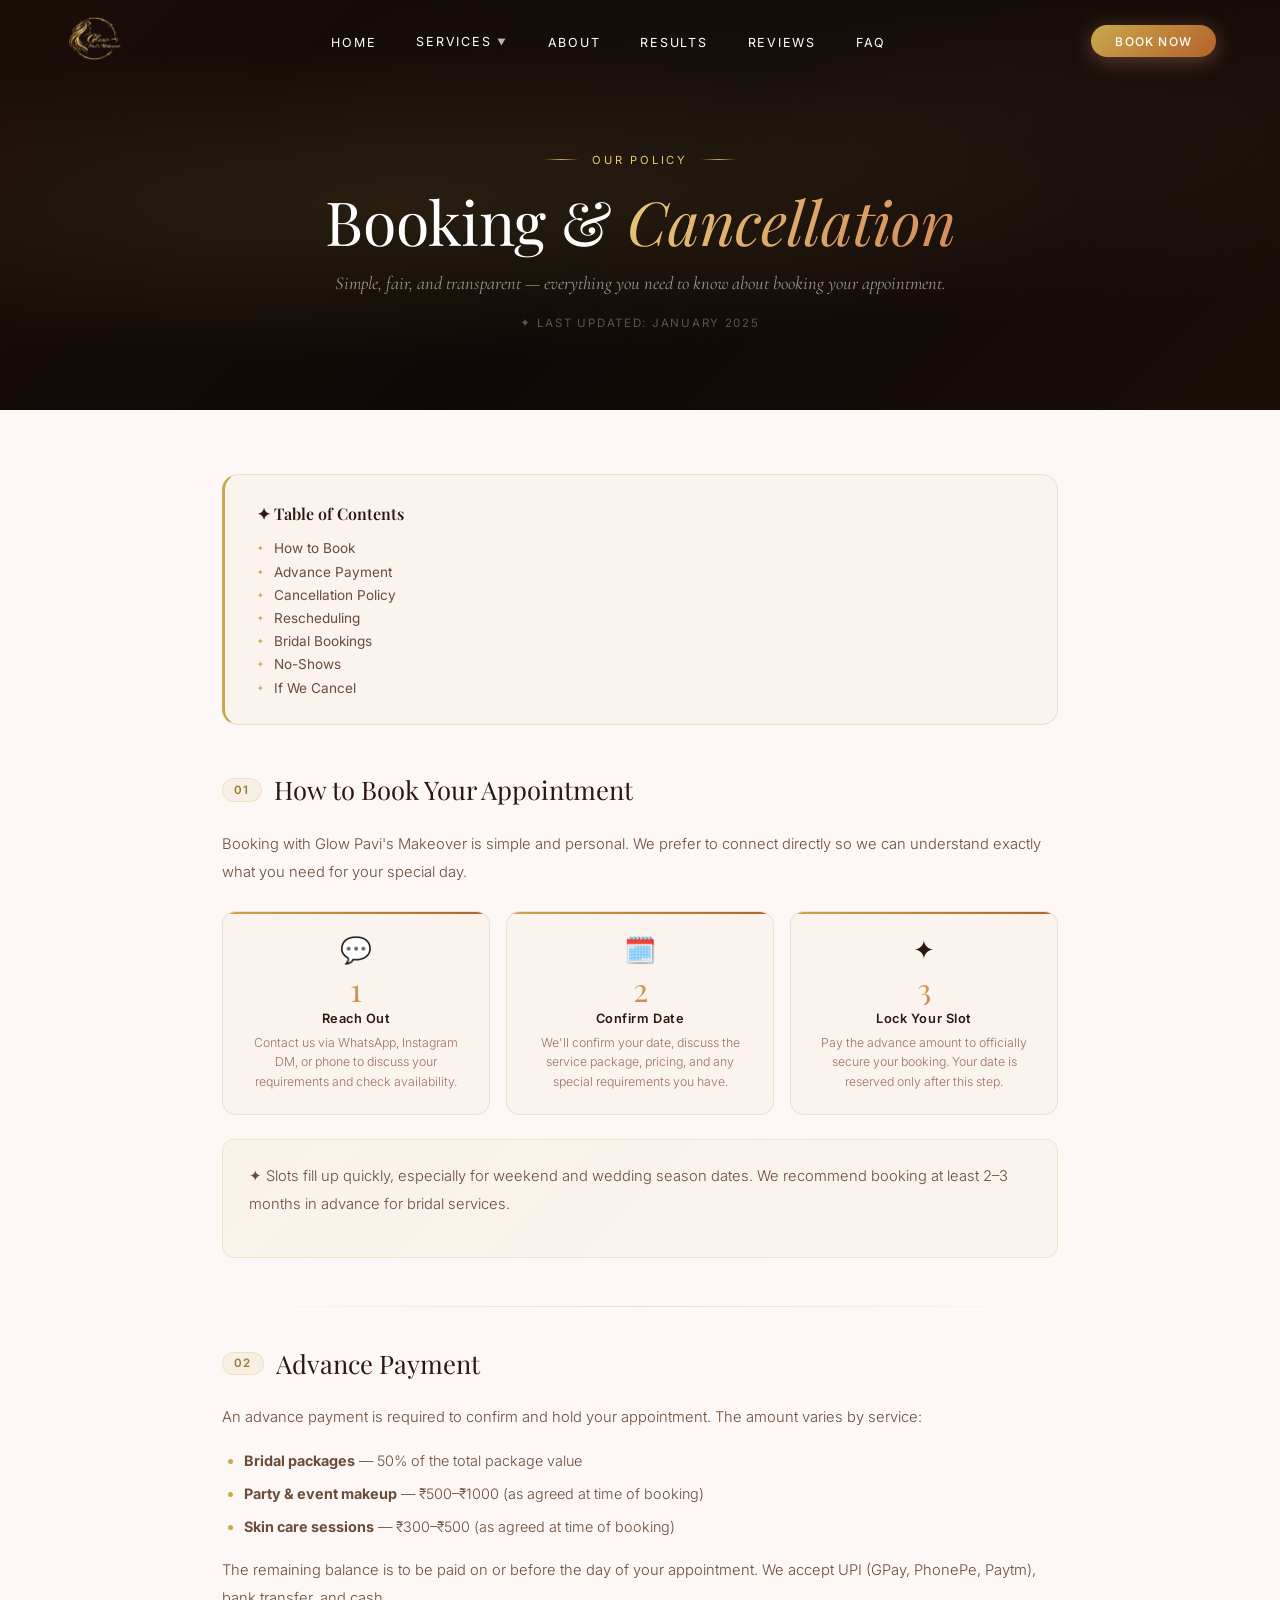
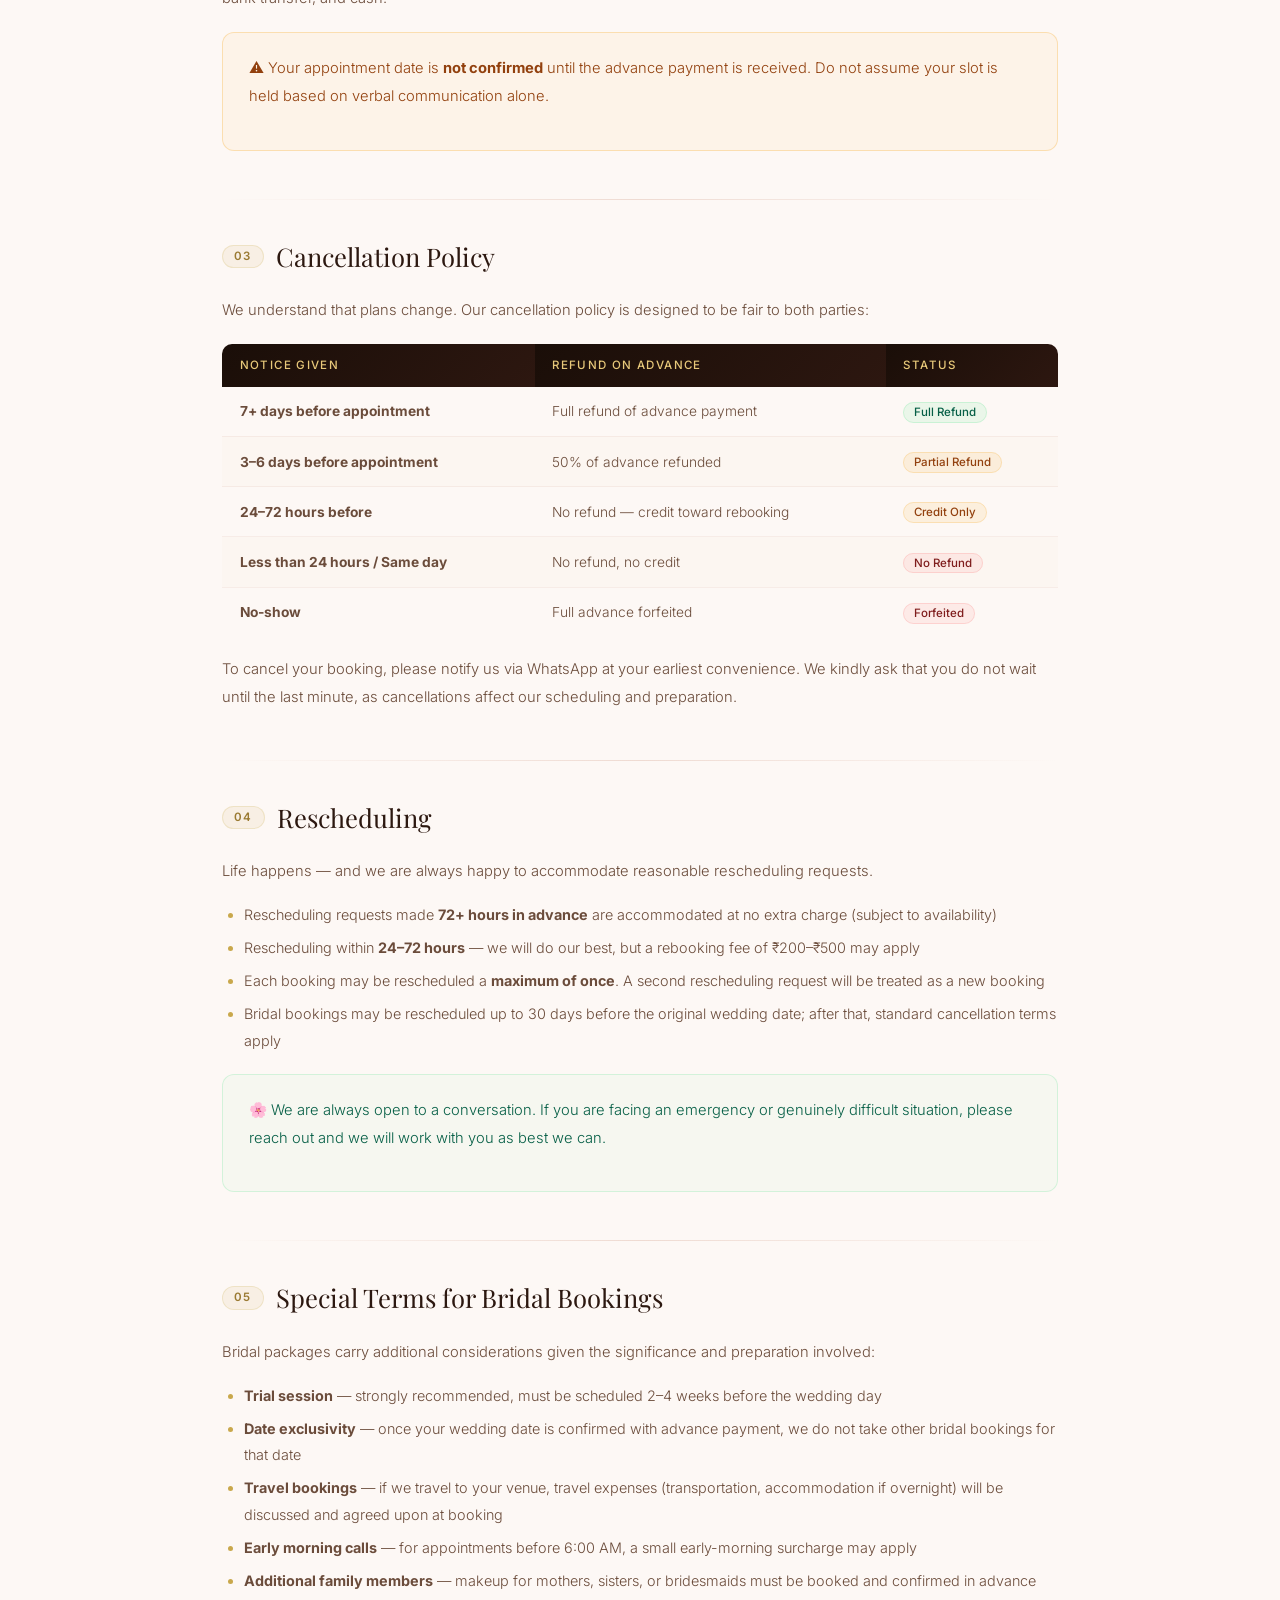
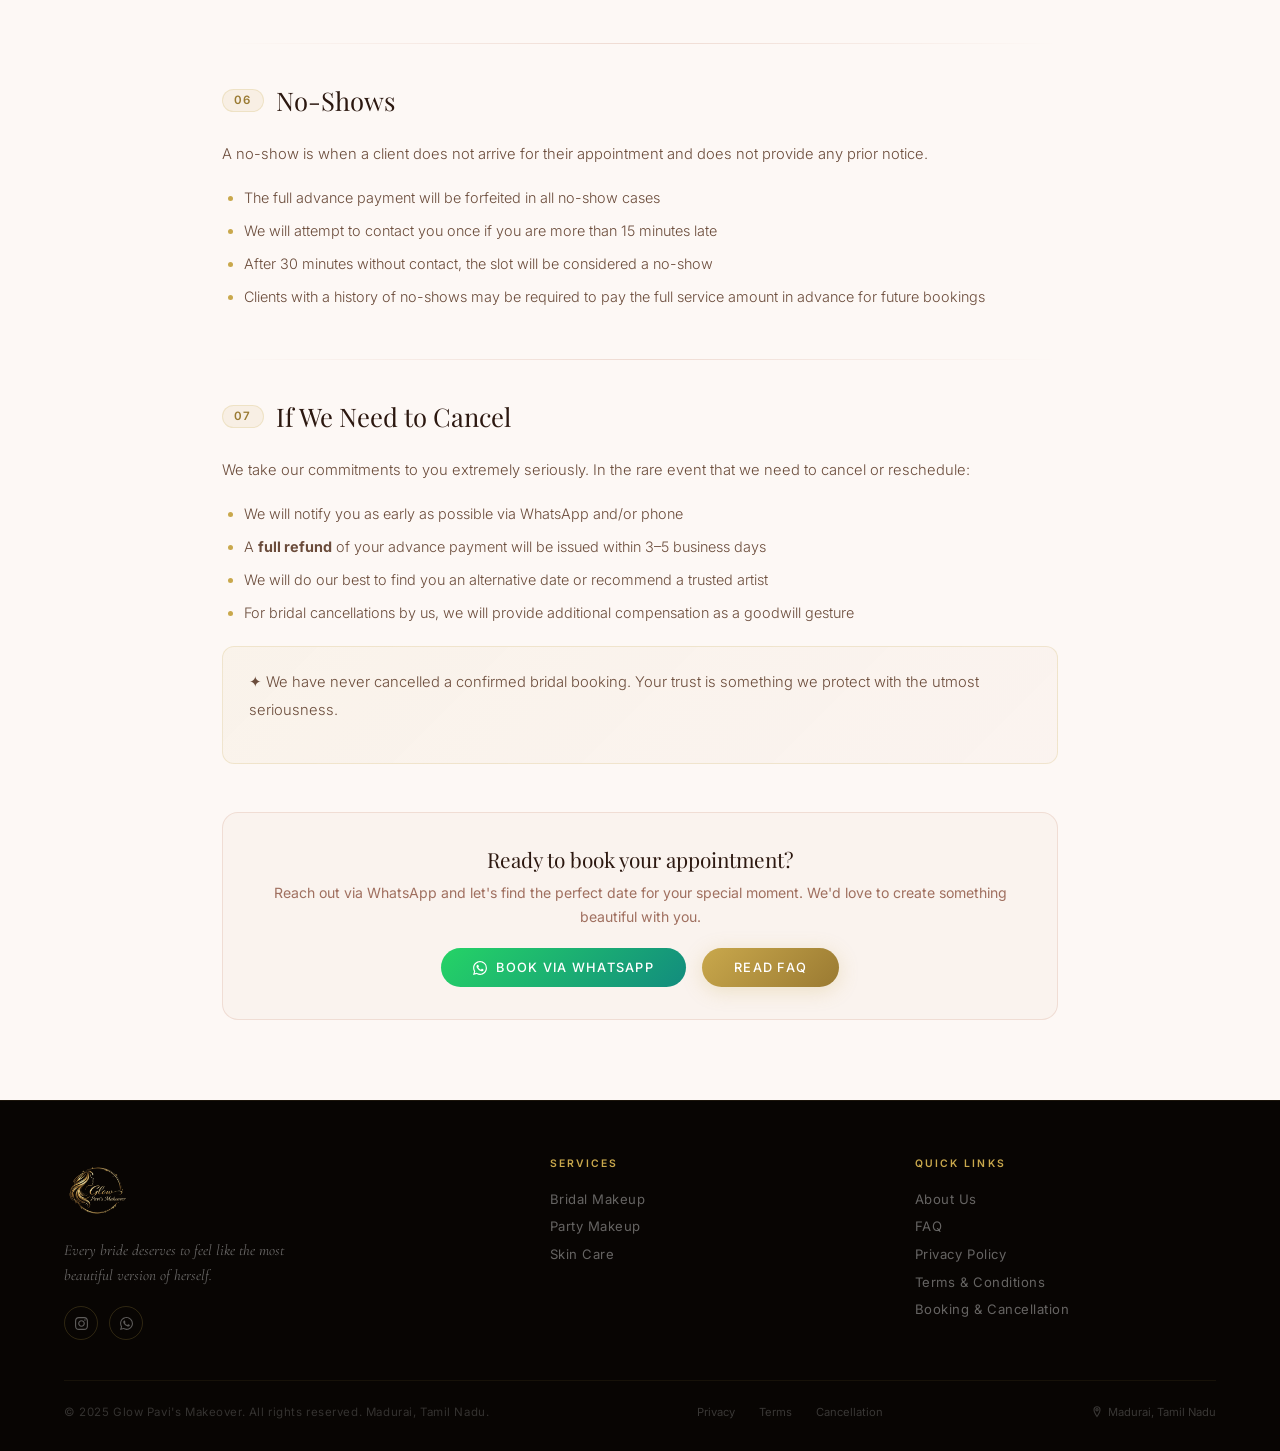
<file: booking-cancellation.html>
<!DOCTYPE html>
<html lang="en">
<head>
<meta charset="UTF-8">
<meta name="viewport" content="width=device-width, initial-scale=1.0">
<title>Booking & Cancellation Policy | Glow Pavi's Makeover Madurai</title>
<link href="https://fonts.googleapis.com/css2?family=Playfair+Display:ital,wght@0,400;0,600;0,700;1,400;1,600&family=Cormorant+Garamond:ital,wght@0,300;0,400;1,300;1,400&family=Inter:wght@300;400;500&display=swap" rel="stylesheet">
  <link rel="stylesheet" href="./navbar.css">
  <link rel="stylesheet" href="./footer.css">
<style>
*{margin:0;padding:0;box-sizing:border-box}
:root{
  --gold:#C9A84C;--gold-light:#E8C97A;--gold-dark:#9A7A32;
  --blush:#F2D0C8;--blush-deep:#E8A89A;--blush-soft:#FAF0EC;
  --rose-gold:#C5846A;--rose-light:#EBC4B8;
  --white:#FFFFFF;--off-white:#FDF8F5;--cream:#FAF3EE;
  --text-dark:#2C1810;--text-mid:#6B4C3B;--text-light:#A07060;
  --copper:#B5622A;--copper-light:#D4895A;
}
html{scroll-behavior:smooth;overflow-x:hidden}
body{font-family:'Inter',sans-serif;background:var(--off-white);color:var(--text-dark);overflow-x:hidden}

.page-hero{padding:9rem 0 5rem;background:linear-gradient(135deg,#1a0e08 0%,#0d0806 50%,#1a0e08 100%);position:relative;overflow:hidden;text-align:center}
.page-hero-bg{position:absolute;inset:0;background:radial-gradient(ellipse at 30% 50%,rgba(201,168,76,0.12),transparent 55%),radial-gradient(ellipse at 70% 30%,rgba(197,132,106,0.08),transparent 50%)}
.page-hero-content{position:relative;z-index:2;max-width:700px;margin:0 auto;padding:0 2rem}
.page-hero-eyebrow{display:inline-flex;align-items:center;gap:0.8rem;margin-bottom:1.2rem}
.hero-line{width:35px;height:1px;background:linear-gradient(90deg,transparent,var(--gold),transparent)}
.page-hero-eyebrow span{font-size:0.7rem;font-weight:400;letter-spacing:0.25em;text-transform:uppercase;color:var(--gold-light)}
.page-hero-title{font-family:'Playfair Display',serif;font-size:clamp(2.2rem,5vw,3.8rem);font-weight:400;color:var(--white);line-height:1.15;margin-bottom:0.8rem}
.page-hero-title em{font-style:italic;background:linear-gradient(135deg,var(--gold-light),var(--copper-light));-webkit-background-clip:text;-webkit-text-fill-color:transparent;background-clip:text}
.page-hero-subtitle{font-family:'Cormorant Garamond',serif;font-size:1.15rem;color:rgba(255,255,255,0.55);font-style:italic;line-height:1.7}
.page-hero-date{font-size:0.72rem;letter-spacing:0.15em;text-transform:uppercase;color:rgba(255,255,255,0.3);margin-top:1rem}
.toc{background:var(--cream);border:1px solid rgba(197,132,106,0.2);border-radius:16px;padding:1.8rem 2rem;margin-bottom:3rem;border-left:3px solid var(--gold)}
.toc-title{font-family:'Playfair Display',serif;font-size:1rem;font-weight:600;color:var(--text-dark);margin-bottom:1rem}
.toc-list{list-style:none;display:flex;flex-direction:column;gap:0.45rem}
.toc-list a{text-decoration:none;color:var(--text-mid);font-size:0.85rem;display:flex;align-items:center;gap:0.6rem;transition:color 0.2s,padding-left 0.2s}
.toc-list a::before{content:'✦';font-size:0.5rem;color:var(--gold);flex-shrink:0}
.toc-list a:hover{color:var(--gold-dark);padding-left:4px}
.policy-section{margin-bottom:3rem;scroll-margin-top:5rem}
.policy-section h2{font-family:'Playfair Display',serif;font-size:1.6rem;font-weight:400;color:var(--text-dark);margin-bottom:1rem;display:flex;align-items:center;gap:0.8rem;line-height:1.3;flex-wrap:wrap}
.section-num{font-size:0.72rem;font-weight:600;letter-spacing:0.1em;color:var(--gold-dark);background:rgba(201,168,76,0.1);border:1px solid rgba(201,168,76,0.2);border-radius:20px;padding:0.2rem 0.7rem;font-family:'Inter',sans-serif;white-space:nowrap}
.policy-section p{font-size:0.92rem;line-height:1.9;color:var(--text-mid);margin-bottom:1rem;font-weight:300}
.policy-section ul,.policy-section ol{padding-left:1.4rem;margin-bottom:1rem}
.policy-section li{font-size:0.9rem;line-height:1.85;color:var(--text-mid);margin-bottom:0.4rem;font-weight:300}
.policy-section li::marker{color:var(--gold)}
.policy-divider{height:1px;background:linear-gradient(90deg,transparent,rgba(197,132,106,0.25),transparent);margin:2.5rem 0}
.highlight-box{background:linear-gradient(135deg,rgba(201,168,76,0.06),rgba(197,132,106,0.04));border:1px solid rgba(201,168,76,0.2);border-radius:12px;padding:1.4rem 1.6rem;margin:1.2rem 0}
.highlight-box p{margin:0;font-size:0.88rem;line-height:1.8}
.highlight-box.warn{background:rgba(245,158,11,0.05);border-color:rgba(245,158,11,0.25)}
.highlight-box.warn p{color:#92400e}
.highlight-box.good{background:rgba(74,222,128,0.04);border-color:rgba(74,222,128,0.2)}
.highlight-box.good p{color:#065f46}
.contact-card{background:var(--cream);border:1px solid rgba(197,132,106,0.2);border-radius:16px;padding:2rem;text-align:center;margin-top:3rem}
.contact-card h3{font-family:'Playfair Display',serif;font-size:1.3rem;font-weight:400;color:var(--text-dark);margin-bottom:0.5rem}
.contact-card p{font-size:0.88rem;color:var(--text-light);margin-bottom:1.2rem;line-height:1.7}
.btn-gold{background:linear-gradient(135deg,var(--gold),var(--gold-dark));color:var(--white);padding:0.75rem 2rem;border-radius:50px;text-decoration:none;font-size:0.8rem;font-weight:500;letter-spacing:0.1em;text-transform:uppercase;transition:all 0.3s;box-shadow:0 4px 20px rgba(201,168,76,0.25);display:inline-flex;align-items:center;gap:0.6rem}
.btn-gold:hover{transform:translateY(-2px);box-shadow:0 8px 30px rgba(201,168,76,0.35)}
.btn-whatsapp{background:linear-gradient(135deg,#25D366,#128C7E);color:var(--white);padding:0.75rem 2rem;border-radius:50px;text-decoration:none;font-size:0.8rem;font-weight:500;letter-spacing:0.1em;text-transform:uppercase;transition:all 0.3s;display:inline-flex;align-items:center;gap:0.6rem}
.btn-whatsapp:hover{transform:translateY(-2px)}
.reveal{opacity:0;transform:translateY(24px);transition:opacity 0.6s ease,transform 0.6s ease}
.reveal.visible{opacity:1;transform:translateY(0)}

@media(max-width:900px){.content-wrap{padding:2.5rem 1.2rem 4rem}.page-hero{padding:7rem 0 4rem}}

.content-wrap{max-width:900px;margin:0 auto;padding:4rem 2rem 5rem}

/* TIMELINE POLICY */
.policy-timeline{margin-bottom:3rem;scroll-margin-top:5rem}
.policy-timeline h2{font-family:'Playfair Display',serif;font-size:1.6rem;font-weight:400;color:var(--text-dark);margin-bottom:1.5rem;display:flex;align-items:center;gap:0.8rem;flex-wrap:wrap;line-height:1.3}
.policy-timeline p{font-size:0.92rem;line-height:1.9;color:var(--text-mid);margin-bottom:1rem;font-weight:300}
.policy-timeline ul{padding-left:1.4rem;margin-bottom:1rem}
.policy-timeline li{font-size:0.9rem;line-height:1.85;color:var(--text-mid);margin-bottom:0.4rem;font-weight:300}
.policy-timeline li::marker{color:var(--gold)}
/* CANCELLATION TABLE */
.cancel-table{width:100%;border-collapse:collapse;margin:1.2rem 0;font-size:0.86rem}
.cancel-table th{background:linear-gradient(135deg,#1a0e08,#2d1710);color:var(--gold-light);font-size:0.72rem;letter-spacing:0.12em;text-transform:uppercase;padding:0.9rem 1.1rem;text-align:left;font-weight:500}
.cancel-table th:first-child{border-radius:10px 0 0 0}
.cancel-table th:last-child{border-radius:0 10px 0 0}
.cancel-table td{padding:0.85rem 1.1rem;border-bottom:1px solid rgba(197,132,106,0.1);color:var(--text-mid);font-weight:300;line-height:1.6}
.cancel-table tr:last-child td{border-bottom:none}
.cancel-table tr:nth-child(even) td{background:rgba(201,168,76,0.025)}
.cancel-table tr:hover td{background:rgba(201,168,76,0.04)}
.badge-green{background:rgba(74,222,128,0.1);color:#065f46;border:1px solid rgba(74,222,128,0.2);border-radius:20px;padding:0.15rem 0.6rem;font-size:0.72rem;font-weight:500;white-space:nowrap}
.badge-warn{background:rgba(245,158,11,0.1);color:#92400e;border:1px solid rgba(245,158,11,0.2);border-radius:20px;padding:0.15rem 0.6rem;font-size:0.72rem;font-weight:500;white-space:nowrap}
.badge-red{background:rgba(248,113,113,0.1);color:#7f1d1d;border:1px solid rgba(248,113,113,0.2);border-radius:20px;padding:0.15rem 0.6rem;font-size:0.72rem;font-weight:500;white-space:nowrap}
/* STEP CARDS */
.step-grid{display:grid;grid-template-columns:repeat(3,1fr);gap:1rem;margin:1.5rem 0}
.step-card{background:var(--cream);border:1px solid rgba(197,132,106,0.2);border-radius:14px;padding:1.4rem;text-align:center;position:relative;overflow:hidden}
.step-card::before{content:'';position:absolute;top:0;left:0;right:0;height:2px;background:linear-gradient(90deg,var(--gold),var(--copper))}
.step-num{font-family:'Playfair Display',serif;font-size:2rem;font-weight:400;background:linear-gradient(135deg,var(--gold-light),var(--copper));-webkit-background-clip:text;-webkit-text-fill-color:transparent;background-clip:text;line-height:1;margin-bottom:0.4rem}
.step-icon{font-size:1.6rem;margin-bottom:0.5rem;display:block}
.step-title{font-size:0.8rem;font-weight:600;color:var(--text-dark);margin-bottom:0.4rem;letter-spacing:0.04em}
.step-desc{font-size:0.77rem;color:var(--text-light);line-height:1.6;font-weight:300}
@media(max-width:900px){.step-grid{grid-template-columns:1fr}.cancel-table{font-size:0.78rem}}
</style>
  <meta name="description" content="Booking and Cancellation Policy for Glow Pavi's Makeover — simple, fair and transparent. Understand advance payments, rescheduling and refund terms.">
  <meta name="keywords" content="Glow Pavi booking policy, makeup cancellation policy Madurai, bridal booking Madurai">
  <meta name="robots" content="index, follow">
  <meta name="author" content="Glow Pavi's Makeover">
  <meta property="og:type" content="website">
  <meta property="og:title" content="Booking & Cancellation Policy | Glow Pavi's Makeover">
  <meta property="og:description" content="Simple, fair and transparent booking and cancellation terms for Glow Pavi's Makeover, Madurai.">
  <meta property="og:url" content="https://glowpavismakeover.com/booking-cancellation.html">
  <meta property="og:site_name" content="Glow Pavi's Makeover">
  <meta name="twitter:card" content="summary_large_image">
  <meta name="twitter:title" content="Booking & Cancellation Policy | Glow Pavi's Makeover">
  <meta name="twitter:description" content="Simple, fair and transparent booking and cancellation terms for Glow Pavi's Makeover, Madurai.">
  <link rel="canonical" href="https://glowpavismakeover.com/booking-cancellation.html">
</head>
<body>
<a class="sticky-wa" href="https://wa.me/919344089990" target="_blank" rel="noopener" aria-label="Chat on WhatsApp">
  <svg viewBox="0 0 24 24" fill="currentColor"><path d="M17.472 14.382c-.297-.149-1.758-.867-2.03-.967-.273-.099-.471-.148-.67.15-.197.297-.767.966-.94 1.164-.173.199-.347.223-.644.075-.297-.15-1.255-.463-2.39-1.475-.883-.788-1.48-1.761-1.653-2.059-.173-.297-.018-.458.13-.606.134-.133.298-.347.446-.52.149-.174.198-.298.298-.497.099-.198.05-.371-.025-.52-.075-.149-.669-1.612-.916-2.207-.242-.579-.487-.5-.669-.51-.173-.008-.371-.01-.57-.01-.198 0-.52.074-.792.372-.272.297-1.04 1.016-1.04 2.479 0 1.462 1.065 2.875 1.213 3.074.149.198 2.096 3.2 5.077 4.487.709.306 1.262.489 1.694.625.712.227 1.36.195 1.871.118.571-.085 1.758-.719 2.006-1.413.248-.694.248-1.289.173-1.413-.074-.124-.272-.198-.57-.347m-5.421 7.403h-.004a9.87 9.87 0 01-5.031-1.378l-.361-.214-3.741.982.998-3.648-.235-.374a9.86 9.86 0 01-1.51-5.26c.001-5.45 4.436-9.884 9.888-9.884 2.64 0 5.122 1.03 6.988 2.898a9.825 9.825 0 012.893 6.994c-.003 5.45-4.437 9.884-9.885 9.884m8.413-18.297A11.815 11.815 0 0012.05 0C5.495 0 .16 5.335.157 11.892c0 2.096.547 4.142 1.588 5.945L.057 24l6.305-1.654a11.882 11.882 0 005.683 1.448h.005c6.554 0 11.89-5.335 11.893-11.893a11.821 11.821 0 00-3.48-8.413z"/></svg>
  Book on WhatsApp
</a>

<div class="mobile-overlay" id="mobileOverlay"></div>

<nav class="mobile-nav" id="mobileNav" aria-hidden="true">
  <span class="mobile-section-label">Main</span>
  <a href="./index.html">Home</a>
  <a href="./index.html#about">About Pavi</a>
  <a href="./index.html#beforeafter">Results</a>
  <a href="./index.html#trust-section">Reviews</a>
  <a href="./index.html#faq">FAQ</a>
  <span class="mobile-section-label">Services</span>
  <a href="./bridal-makeup.html" onclick="closeMobileNav()">👰 Bridal Makeup</a>
  <a href="./party-makeup.html" onclick="closeMobileNav()">✨ Party Makeup</a>
  <a href="./skin-care.html" onclick="closeMobileNav()">🌿 Skin Care</a>
  <a href="./index.html#booking" class="mobile-cta">Book Now</a>
</nav>

<nav id="mainNav">
  <div class="nav-logo">
    <a href="./index.html">
      <img src="./assets/image/logo1.png" alt="Glow Pavi's Makeover"
        onerror="this.style.display='none';this.parentElement.innerHTML='<span style=\'font-family:Bodoni Moda,serif;font-size:1.1rem;font-weight:600;background:linear-gradient(135deg,#C9A84C,#C5846A);-webkit-background-clip:text;-webkit-text-fill-color:transparent\'>Glow Pavi\'s</span>'">
    </a>
  </div>
  <ul class="nav-links">
    <li><a href="./index.html">Home</a></li>
    <li class="nav-dropdown">
      <a href="./index.html#services">Services <span class="caret">▼</span></a>
      <div class="dropdown-menu">
        <a class="dropdown-item" href="./bridal-makeup.html"><span class="di-icon">👰</span><span class="di-label">Bridal Makeup</span></a>
        <div class="dropdown-divider"></div>
        <a class="dropdown-item" href="./party-makeup.html"><span class="di-icon">✨</span><span class="di-label">Party Makeup</span></a>
        <div class="dropdown-divider"></div>
        <a class="dropdown-item" href="./skin-care.html"><span class="di-icon">🌿</span><span class="di-label">Skin Care</span></a>
      </div>
    </li>
    <li><a href="./about.html">About</a></li>
    <li><a href="./index.html#beforeafter">Results</a></li>
    <li><a href="./index.html#trust-section">Reviews</a></li>
    <li><a href="./index.html#faq">FAQ</a></li>
  </ul>
  <div style="display:flex;align-items:center;gap:1rem">
    <a href="./index.html#booking" class="nav-cta">Book Now</a>
    <button class="hamburger" id="hamburgerBtn" aria-label="Open menu" aria-expanded="false">
      <span></span><span></span><span></span>
    </button>
  </div>
</nav>


<div class="page-hero">
  <div class="page-hero-bg"></div>
  <div class="page-hero-content">
    <div class="page-hero-eyebrow"><div class="hero-line"></div><span>Our Policy</span><div class="hero-line"></div></div>
    <h1 class="page-hero-title">Booking &amp; <em>Cancellation</em></h1>
    <p class="page-hero-subtitle">Simple, fair, and transparent — everything you need to know about booking your appointment.</p>
    <p class="page-hero-date">✦ Last updated: January 2025</p>
  </div>
</div>

<div class="content-wrap">

  <div class="toc reveal">
    <div class="toc-title">✦ Table of Contents</div>
    <ul class="toc-list">
      <li><a href="#how-to-book">How to Book</a></li>
      <li><a href="#advance-payment">Advance Payment</a></li>
      <li><a href="#cancellation-policy">Cancellation Policy</a></li>
      <li><a href="#rescheduling">Rescheduling</a></li>
      <li><a href="#bridal-bookings">Bridal Bookings</a></li>
      <li><a href="#no-shows">No-Shows</a></li>
      <li><a href="#our-cancellation">If We Cancel</a></li>
    </ul>
  </div>

  <div class="policy-timeline reveal" id="how-to-book">
    <h2><span class="section-num">01</span> How to Book Your Appointment</h2>
    <p>Booking with Glow Pavi's Makeover is simple and personal. We prefer to connect directly so we can understand exactly what you need for your special day.</p>
    <div class="step-grid">
      <div class="step-card">
        <span class="step-icon">💬</span>
        <div class="step-num">1</div>
        <div class="step-title">Reach Out</div>
        <div class="step-desc">Contact us via WhatsApp, Instagram DM, or phone to discuss your requirements and check availability.</div>
      </div>
      <div class="step-card">
        <span class="step-icon">🗓️</span>
        <div class="step-num">2</div>
        <div class="step-title">Confirm Date</div>
        <div class="step-desc">We'll confirm your date, discuss the service package, pricing, and any special requirements you have.</div>
      </div>
      <div class="step-card">
        <span class="step-icon">✦</span>
        <div class="step-num">3</div>
        <div class="step-title">Lock Your Slot</div>
        <div class="step-desc">Pay the advance amount to officially secure your booking. Your date is reserved only after this step.</div>
      </div>
    </div>
    <div class="highlight-box">
      <p>✦ Slots fill up quickly, especially for weekend and wedding season dates. We recommend booking at least 2–3 months in advance for bridal services.</p>
    </div>
  </div>

  <div class="policy-divider"></div>

  <div class="policy-timeline reveal" id="advance-payment">
    <h2><span class="section-num">02</span> Advance Payment</h2>
    <p>An advance payment is required to confirm and hold your appointment. The amount varies by service:</p>
    <ul>
      <li><strong>Bridal packages</strong> — 50% of the total package value</li>
      <li><strong>Party &amp; event makeup</strong> — ₹500–₹1000 (as agreed at time of booking)</li>
      <li><strong>Skin care sessions</strong> — ₹300–₹500 (as agreed at time of booking)</li>
    </ul>
    <p>The remaining balance is to be paid on or before the day of your appointment. We accept UPI (GPay, PhonePe, Paytm), bank transfer, and cash.</p>
    <div class="highlight-box warn">
      <p>⚠️ Your appointment date is <strong>not confirmed</strong> until the advance payment is received. Do not assume your slot is held based on verbal communication alone.</p>
    </div>
  </div>

  <div class="policy-divider"></div>

  <div class="policy-timeline reveal" id="cancellation-policy">
    <h2><span class="section-num">03</span> Cancellation Policy</h2>
    <p>We understand that plans change. Our cancellation policy is designed to be fair to both parties:</p>

    <table class="cancel-table">
      <thead>
        <tr>
          <th>Notice Given</th>
          <th>Refund on Advance</th>
          <th>Status</th>
        </tr>
      </thead>
      <tbody>
        <tr>
          <td><strong>7+ days before appointment</strong></td>
          <td>Full refund of advance payment</td>
          <td><span class="badge-green">Full Refund</span></td>
        </tr>
        <tr>
          <td><strong>3–6 days before appointment</strong></td>
          <td>50% of advance refunded</td>
          <td><span class="badge-warn">Partial Refund</span></td>
        </tr>
        <tr>
          <td><strong>24–72 hours before</strong></td>
          <td>No refund — credit toward rebooking</td>
          <td><span class="badge-warn">Credit Only</span></td>
        </tr>
        <tr>
          <td><strong>Less than 24 hours / Same day</strong></td>
          <td>No refund, no credit</td>
          <td><span class="badge-red">No Refund</span></td>
        </tr>
        <tr>
          <td><strong>No-show</strong></td>
          <td>Full advance forfeited</td>
          <td><span class="badge-red">Forfeited</span></td>
        </tr>
      </tbody>
    </table>

    <p>To cancel your booking, please notify us via WhatsApp at your earliest convenience. We kindly ask that you do not wait until the last minute, as cancellations affect our scheduling and preparation.</p>
  </div>

  <div class="policy-divider"></div>

  <div class="policy-timeline reveal" id="rescheduling">
    <h2><span class="section-num">04</span> Rescheduling</h2>
    <p>Life happens — and we are always happy to accommodate reasonable rescheduling requests.</p>
    <ul>
      <li>Rescheduling requests made <strong>72+ hours in advance</strong> are accommodated at no extra charge (subject to availability)</li>
      <li>Rescheduling within <strong>24–72 hours</strong> — we will do our best, but a rebooking fee of ₹200–₹500 may apply</li>
      <li>Each booking may be rescheduled a <strong>maximum of once</strong>. A second rescheduling request will be treated as a new booking</li>
      <li>Bridal bookings may be rescheduled up to 30 days before the original wedding date; after that, standard cancellation terms apply</li>
    </ul>
    <div class="highlight-box good">
      <p>🌸 We are always open to a conversation. If you are facing an emergency or genuinely difficult situation, please reach out and we will work with you as best we can.</p>
    </div>
  </div>

  <div class="policy-divider"></div>

  <div class="policy-timeline reveal" id="bridal-bookings">
    <h2><span class="section-num">05</span> Special Terms for Bridal Bookings</h2>
    <p>Bridal packages carry additional considerations given the significance and preparation involved:</p>
    <ul>
      <li><strong>Trial session</strong> — strongly recommended, must be scheduled 2–4 weeks before the wedding day</li>
      <li><strong>Date exclusivity</strong> — once your wedding date is confirmed with advance payment, we do not take other bridal bookings for that date</li>
      <li><strong>Travel bookings</strong> — if we travel to your venue, travel expenses (transportation, accommodation if overnight) will be discussed and agreed upon at booking</li>
      <li><strong>Early morning calls</strong> — for appointments before 6:00 AM, a small early-morning surcharge may apply</li>
      <li><strong>Additional family members</strong> — makeup for mothers, sisters, or bridesmaids must be booked and confirmed in advance</li>
    </ul>
  </div>

  <div class="policy-divider"></div>

  <div class="policy-timeline reveal" id="no-shows">
    <h2><span class="section-num">06</span> No-Shows</h2>
    <p>A no-show is when a client does not arrive for their appointment and does not provide any prior notice.</p>
    <ul>
      <li>The full advance payment will be forfeited in all no-show cases</li>
      <li>We will attempt to contact you once if you are more than 15 minutes late</li>
      <li>After 30 minutes without contact, the slot will be considered a no-show</li>
      <li>Clients with a history of no-shows may be required to pay the full service amount in advance for future bookings</li>
    </ul>
  </div>

  <div class="policy-divider"></div>

  <div class="policy-timeline reveal" id="our-cancellation">
    <h2><span class="section-num">07</span> If We Need to Cancel</h2>
    <p>We take our commitments to you extremely seriously. In the rare event that we need to cancel or reschedule:</p>
    <ul>
      <li>We will notify you as early as possible via WhatsApp and/or phone</li>
      <li>A <strong>full refund</strong> of your advance payment will be issued within 3–5 business days</li>
      <li>We will do our best to find you an alternative date or recommend a trusted artist</li>
      <li>For bridal cancellations by us, we will provide additional compensation as a goodwill gesture</li>
    </ul>
    <div class="highlight-box">
      <p>✦ We have never cancelled a confirmed bridal booking. Your trust is something we protect with the utmost seriousness.</p>
    </div>
  </div>

  <div class="contact-card reveal">
    <h3>Ready to book your appointment?</h3>
    <p>Reach out via WhatsApp and let's find the perfect date for your special moment. We'd love to create something beautiful with you.</p>
    <div style="display:flex;gap:1rem;justify-content:center;flex-wrap:wrap">
      <a href="https://wa.me/919344089990" class="btn-whatsapp">
        <svg width="14" height="14" viewBox="0 0 24 24" fill="currentColor"><path d="M17.472 14.382c-.297-.149-1.758-.867-2.03-.967-.273-.099-.471-.148-.67.15-.197.297-.767.966-.94 1.164-.173.199-.347.223-.644.075-.297-.15-1.255-.463-2.39-1.475-.883-.788-1.48-1.761-1.653-2.059-.173-.297-.018-.458.13-.606.134-.133.298-.347.446-.52.149-.174.198-.298.298-.497.099-.198.05-.371-.025-.52-.075-.149-.669-1.612-.916-2.207-.242-.579-.487-.5-.669-.51-.173-.008-.371-.01-.57-.01-.198 0-.52.074-.792.372-.272.297-1.04 1.016-1.04 2.479 0 1.462 1.065 2.875 1.213 3.074.149.198 2.096 3.2 5.077 4.487.709.306 1.262.489 1.694.625.712.227 1.36.195 1.871.118.571-.085 1.758-.719 2.006-1.413.248-.694.248-1.289.173-1.413-.074-.124-.272-.198-.57-.347m-5.421 7.403h-.004a9.87 9.87 0 01-5.031-1.378l-.361-.214-3.741.982.998-3.648-.235-.374a9.86 9.86 0 01-1.51-5.26c.001-5.45 4.436-9.884 9.888-9.884 2.64 0 5.122 1.03 6.988 2.898a9.825 9.825 0 012.893 6.994c-.003 5.45-4.437 9.884-9.885 9.884m8.413-18.297A11.815 11.815 0 0012.05 0C5.495 0 .16 5.335.157 11.892c0 2.096.547 4.142 1.588 5.945L.057 24l6.305-1.654a11.882 11.882 0 005.683 1.448h.005c6.554 0 11.89-5.335 11.893-11.893a11.821 11.821 0 00-3.48-8.413z"/></svg>
        Book via WhatsApp
      </a>
      <a href="faq.html" class="btn-gold">Read FAQ</a>
    </div>
  </div>
</div>

<!-- ===== FOOTER ===== -->
<footer>
  <div class="footer-main">
    <div>
      <div class="footer-logo">
        <a href="./index.html">
          <img src="./assets/image/logo1.png" alt="Glow Pavi's Makeover logo" onerror="this.style.display='none'">
        </a>
      </div>
      <p class="footer-slogan">Every bride deserves to feel like the most beautiful version of herself.</p>
      <div class="footer-social">
        <a class="social-btn" href="https://www.instagram.com/glowpavis/" target="_blank" rel="noopener noreferrer" title="Instagram" aria-label="Follow on Instagram">
          <svg width="13" height="13" viewBox="0 0 24 24" fill="currentColor"><path d="M12 2.163c3.204 0 3.584.012 4.85.07 3.252.148 4.771 1.691 4.919 4.919.058 1.265.069 1.645.069 4.849 0 3.205-.012 3.584-.069 4.849-.149 3.225-1.664 4.771-4.919 4.919-1.266.058-1.644.07-4.85.07-3.204 0-3.584-.012-4.849-.07-3.26-.149-4.771-1.699-4.919-4.92-.058-1.265-.07-1.644-.07-4.849 0-3.204.013-3.583.07-4.849.149-3.227 1.664-4.771 4.919-4.919 1.266-.057 1.645-.069 4.849-.069zm0-2.163c-3.259 0-3.667.014-4.947.072-4.358.2-6.78 2.618-6.98 6.98-.059 1.281-.073 1.689-.073 4.948 0 3.259.014 3.668.072 4.948.2 4.358 2.618 6.78 6.98 6.98 1.281.058 1.689.072 4.948.072 3.259 0 3.668-.014 4.948-.072 4.354-.2 6.782-2.618 6.979-6.98.059-1.28.073-1.689.073-4.948 0-3.259-.014-3.667-.072-4.947-.196-4.354-2.617-6.78-6.979-6.98-1.281-.059-1.69-.073-4.949-.073zm0 5.838c-3.403 0-6.162 2.759-6.162 6.162s2.759 6.163 6.162 6.163 6.162-2.759 6.162-6.163c0-3.403-2.759-6.162-6.162-6.162zm0 10.162c-2.209 0-4-1.79-4-4 0-2.209 1.791-4 4-4s4 1.791 4 4c0 2.21-1.791 4-4 4zm6.406-11.845c-.796 0-1.441.645-1.441 1.44s.645 1.44 1.441 1.44c.795 0 1.439-.645 1.439-1.44s-.644-1.44-1.439-1.44z"/></svg>
        </a>
        <a class="social-btn" href="https://wa.me/919344089990" target="_blank" rel="noopener" title="WhatsApp" aria-label="Chat on WhatsApp">
          <svg width="13" height="13" viewBox="0 0 24 24" fill="currentColor"><path d="M17.472 14.382c-.297-.149-1.758-.867-2.03-.967-.273-.099-.471-.148-.67.15-.197.297-.767.966-.94 1.164-.173.199-.347.223-.644.075-.297-.15-1.255-.463-2.39-1.475-.883-.788-1.48-1.761-1.653-2.059-.173-.297-.018-.458.13-.606.134-.133.298-.347.446-.52.149-.174.198-.298.298-.497.099-.198.05-.371-.025-.52-.075-.149-.669-1.612-.916-2.207-.242-.579-.487-.5-.669-.51-.173-.008-.371-.01-.57-.01-.198 0-.52.074-.792.372-.272.297-1.04 1.016-1.04 2.479 0 1.462 1.065 2.875 1.213 3.074.149.198 2.096 3.2 5.077 4.487.709.306 1.262.489 1.694.625.712.227 1.36.195 1.871.118.571-.085 1.758-.719 2.006-1.413.248-.694.248-1.289.173-1.413-.074-.124-.272-.198-.57-.347m-5.421 7.403h-.004a9.87 9.87 0 01-5.031-1.378l-.361-.214-3.741.982.998-3.648-.235-.374a9.86 9.86 0 01-1.51-5.26c.001-5.45 4.436-9.884 9.888-9.884 2.64 0 5.122 1.03 6.988 2.898a9.825 9.825 0 012.893 6.994c-.003 5.45-4.437 9.884-9.885 9.884m8.413-18.297A11.815 11.815 0 0012.05 0C5.495 0 .16 5.335.157 11.892c0 2.096.547 4.142 1.588 5.945L.057 24l6.305-1.654a11.882 11.882 0 005.683 1.448h.005c6.554 0 11.89-5.335 11.893-11.893a11.821 11.821 0 00-3.48-8.413z"/></svg>
        </a>
      </div>
    </div>
    <div>
      <span class="footer-col-title">Services</span>
      <div class="footer-col-links">
        <a href="./bridal-makeup.html">Bridal Makeup</a>
        <a href="./party-makeup.html">Party Makeup</a>
        <a href="./skin-care.html">Skin Care</a>
      </div>
    </div>
    <div>
      <span class="footer-col-title">Quick Links</span>
      <div class="footer-col-links">
        <a href="./about.html">About Us</a>
        <a href="./faq.html">FAQ</a>
        <a href="./privacy-policy.html">Privacy Policy</a>
        <a href="./terms.html">Terms &amp; Conditions</a>
        <a href="./booking-cancellation.html">Booking &amp; Cancellation</a>
      </div>
    </div>
  </div>
  <div class="footer-bottom">
    <p class="footer-copy">© 2025 Glow Pavi's Makeover. All rights reserved. Madurai, Tamil Nadu.</p>
    <div class="footer-bottom-links">
      <a href="./privacy-policy.html">Privacy</a>
      <a href="./terms.html">Terms</a>
      <a href="./booking-cancellation.html">Cancellation</a>
    </div>
    <address class="footer-location" style="font-style:normal">
      <svg width="10" height="12" viewBox="0 0 12 16" fill="none" stroke="currentColor" stroke-width="1.5"><path d="M6 1C3.79 1 2 2.79 2 5c0 3.25 4 9 4 9s4-5.75 4-9c0-2.21-1.79-4-4-4z"/><circle cx="6" cy="5" r="1.5"/></svg>
      Madurai, Tamil Nadu
    </address>
  </div>
</footer>

<script>
const nav=document.getElementById('mainNav');
window.addEventListener('scroll',()=>{nav.classList.toggle('scrolled',scrollY>80)},{passive:true});
const hamburger=document.getElementById('hamburgerBtn');
const mobileNav=document.getElementById('mobileNav');
const mobileOverlay=document.getElementById('mobileOverlay');
hamburger.addEventListener('click',()=>{
  const isOpen=mobileNav.classList.toggle('open');
  hamburger.classList.toggle('open',isOpen);
  mobileOverlay.classList.toggle('show',isOpen);
  hamburger.setAttribute('aria-expanded',isOpen);
  mobileNav.setAttribute('aria-hidden',!isOpen);
  document.body.style.overflow=isOpen?'hidden':'';
});
mobileOverlay.addEventListener('click',closeMobileNav);
function closeMobileNav(){
  mobileNav.classList.remove('open');
  hamburger.classList.remove('open');
  mobileOverlay.classList.remove('show');
  hamburger.setAttribute('aria-expanded','false');
  mobileNav.setAttribute('aria-hidden','true');
  document.body.style.overflow='';
}
document.addEventListener('keydown',e=>{if(e.key==='Escape'&&mobileNav.classList.contains('open'))closeMobileNav();});
const revs=document.querySelectorAll('.reveal');
const obs=new IntersectionObserver(e=>{e.forEach(en=>{if(en.isIntersecting){en.target.classList.add('visible');obs.unobserve(en.target);}});},{threshold:0.08,rootMargin:'0px 0px -30px 0px'});
revs.forEach(el=>obs.observe(el));

</script>
<script>
// Dropdown hover fix
(function(){
  document.querySelectorAll(".nav-dropdown").forEach(function(dd){
    var timer;
    dd.addEventListener("mouseenter",function(){clearTimeout(timer);dd.classList.add("dd-open");});
    dd.addEventListener("mouseleave",function(){timer=setTimeout(function(){dd.classList.remove("dd-open");},120);});
  });
})();
</script>
</body>
</html>
</file>
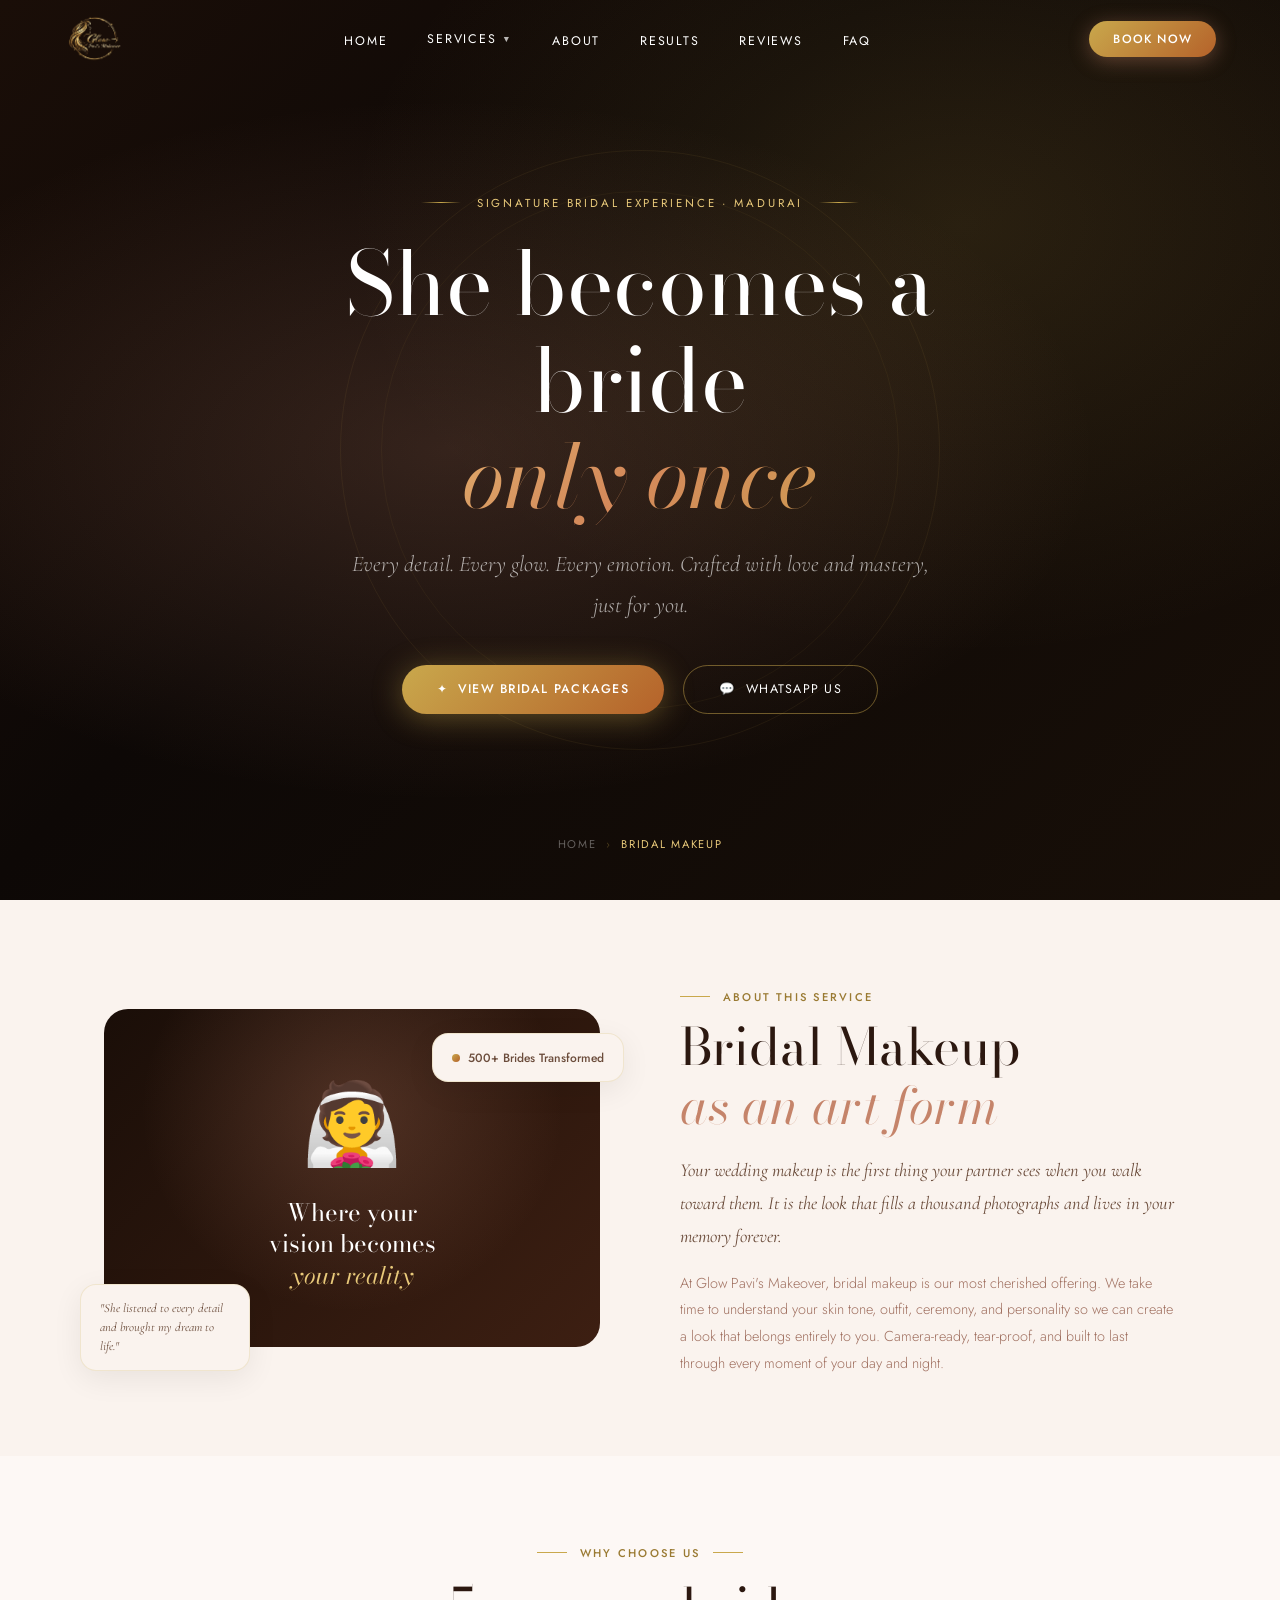
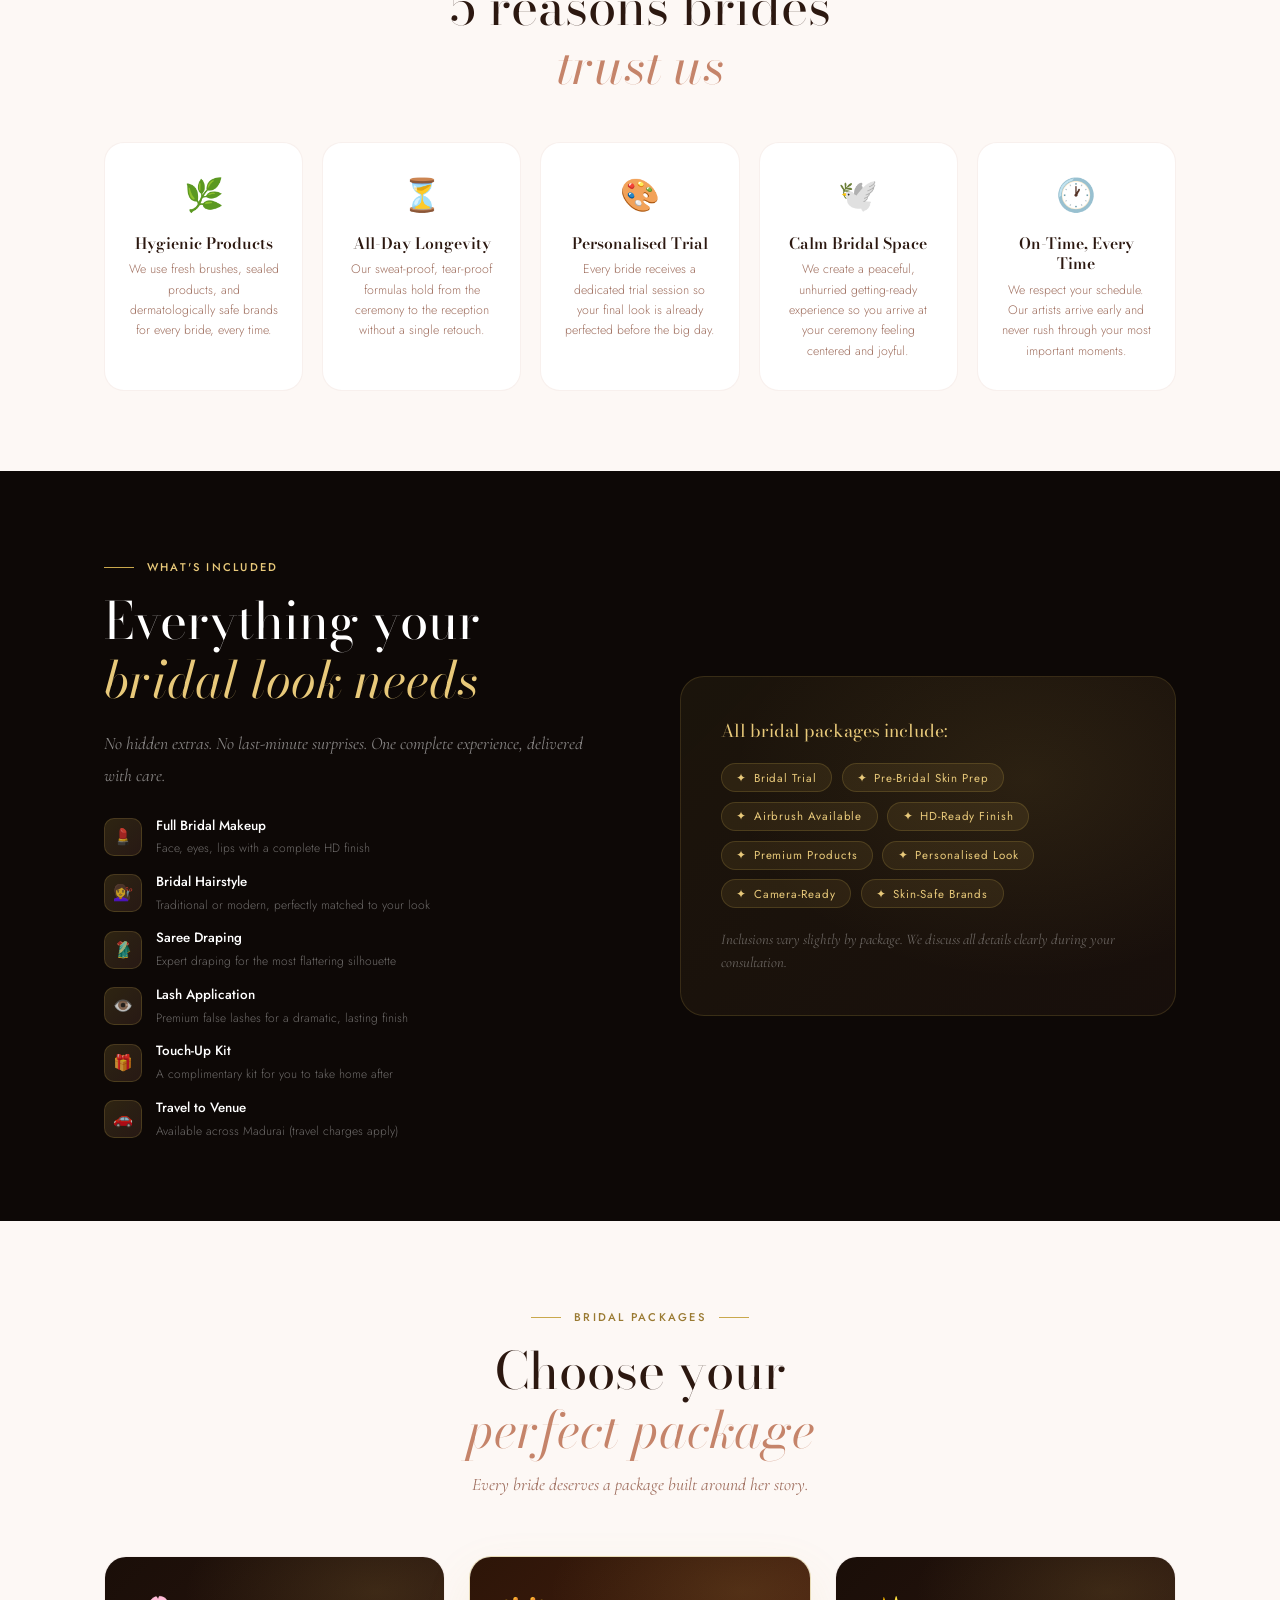
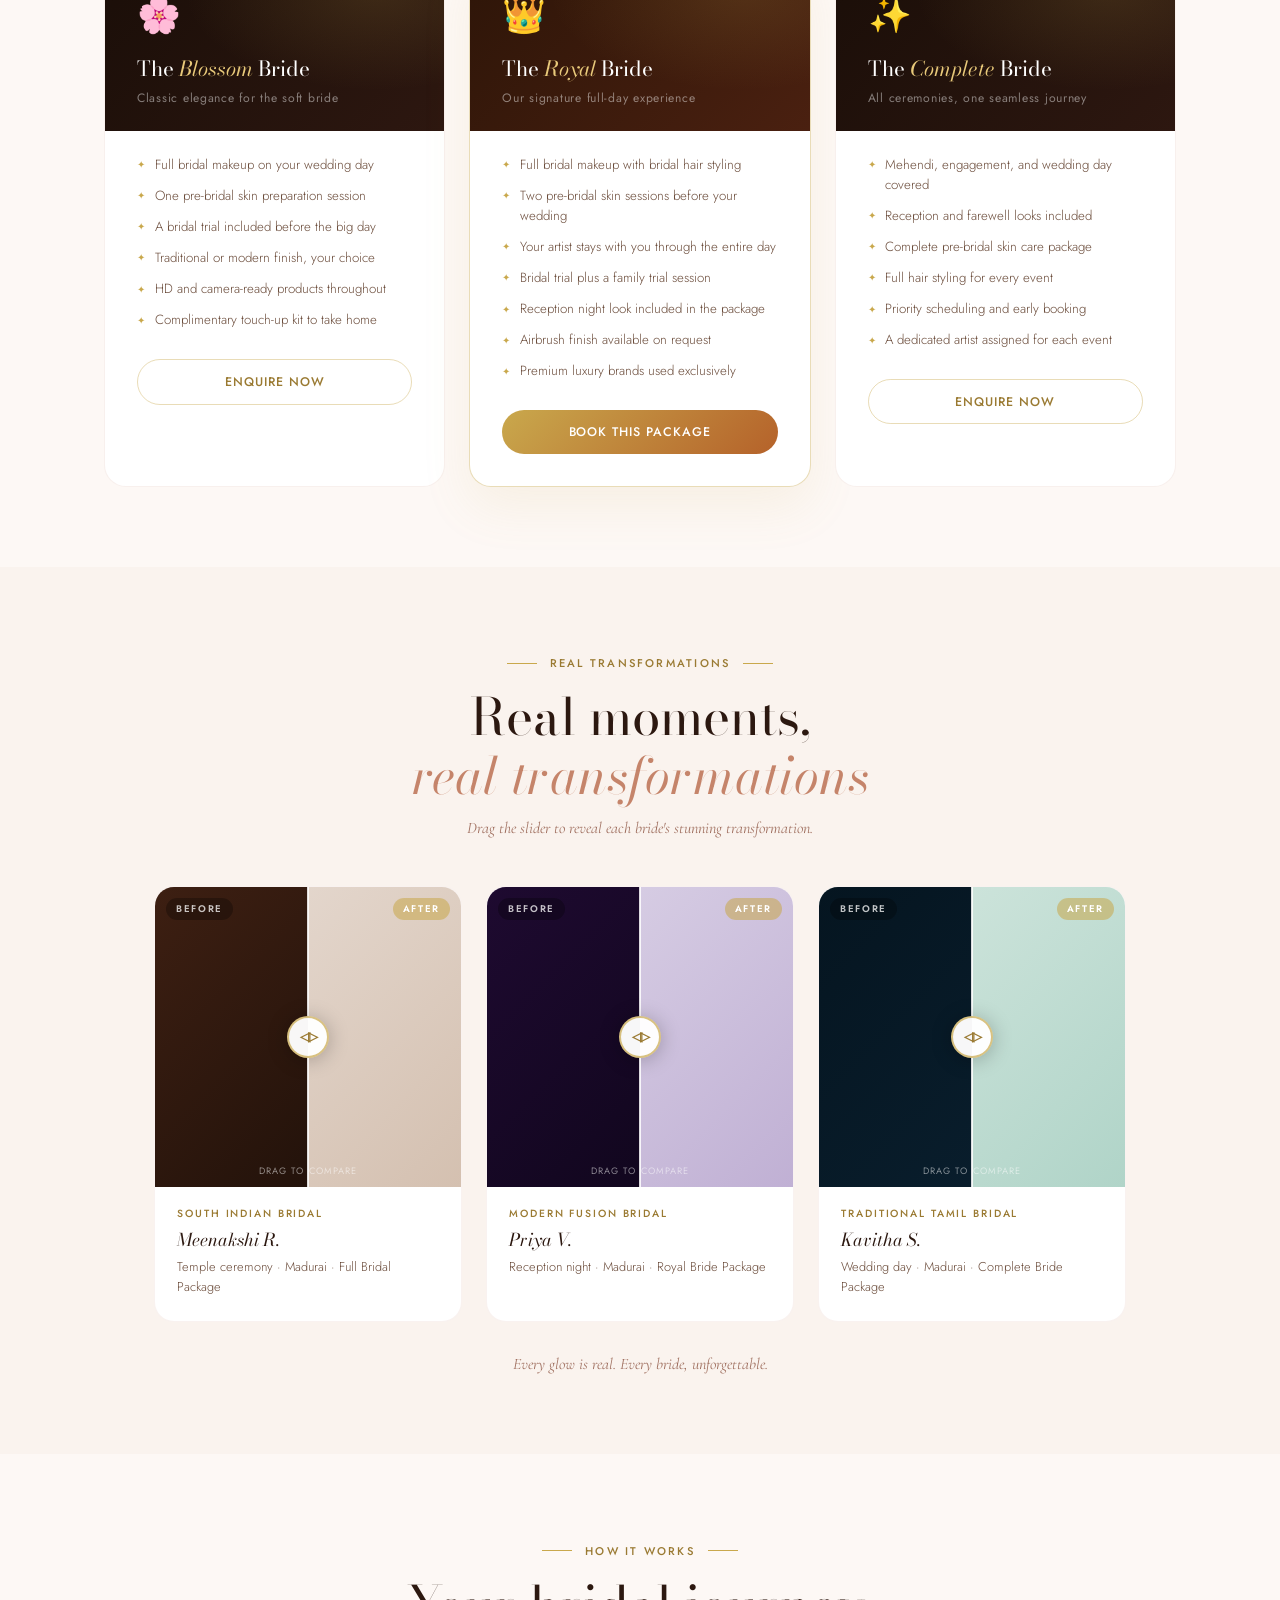
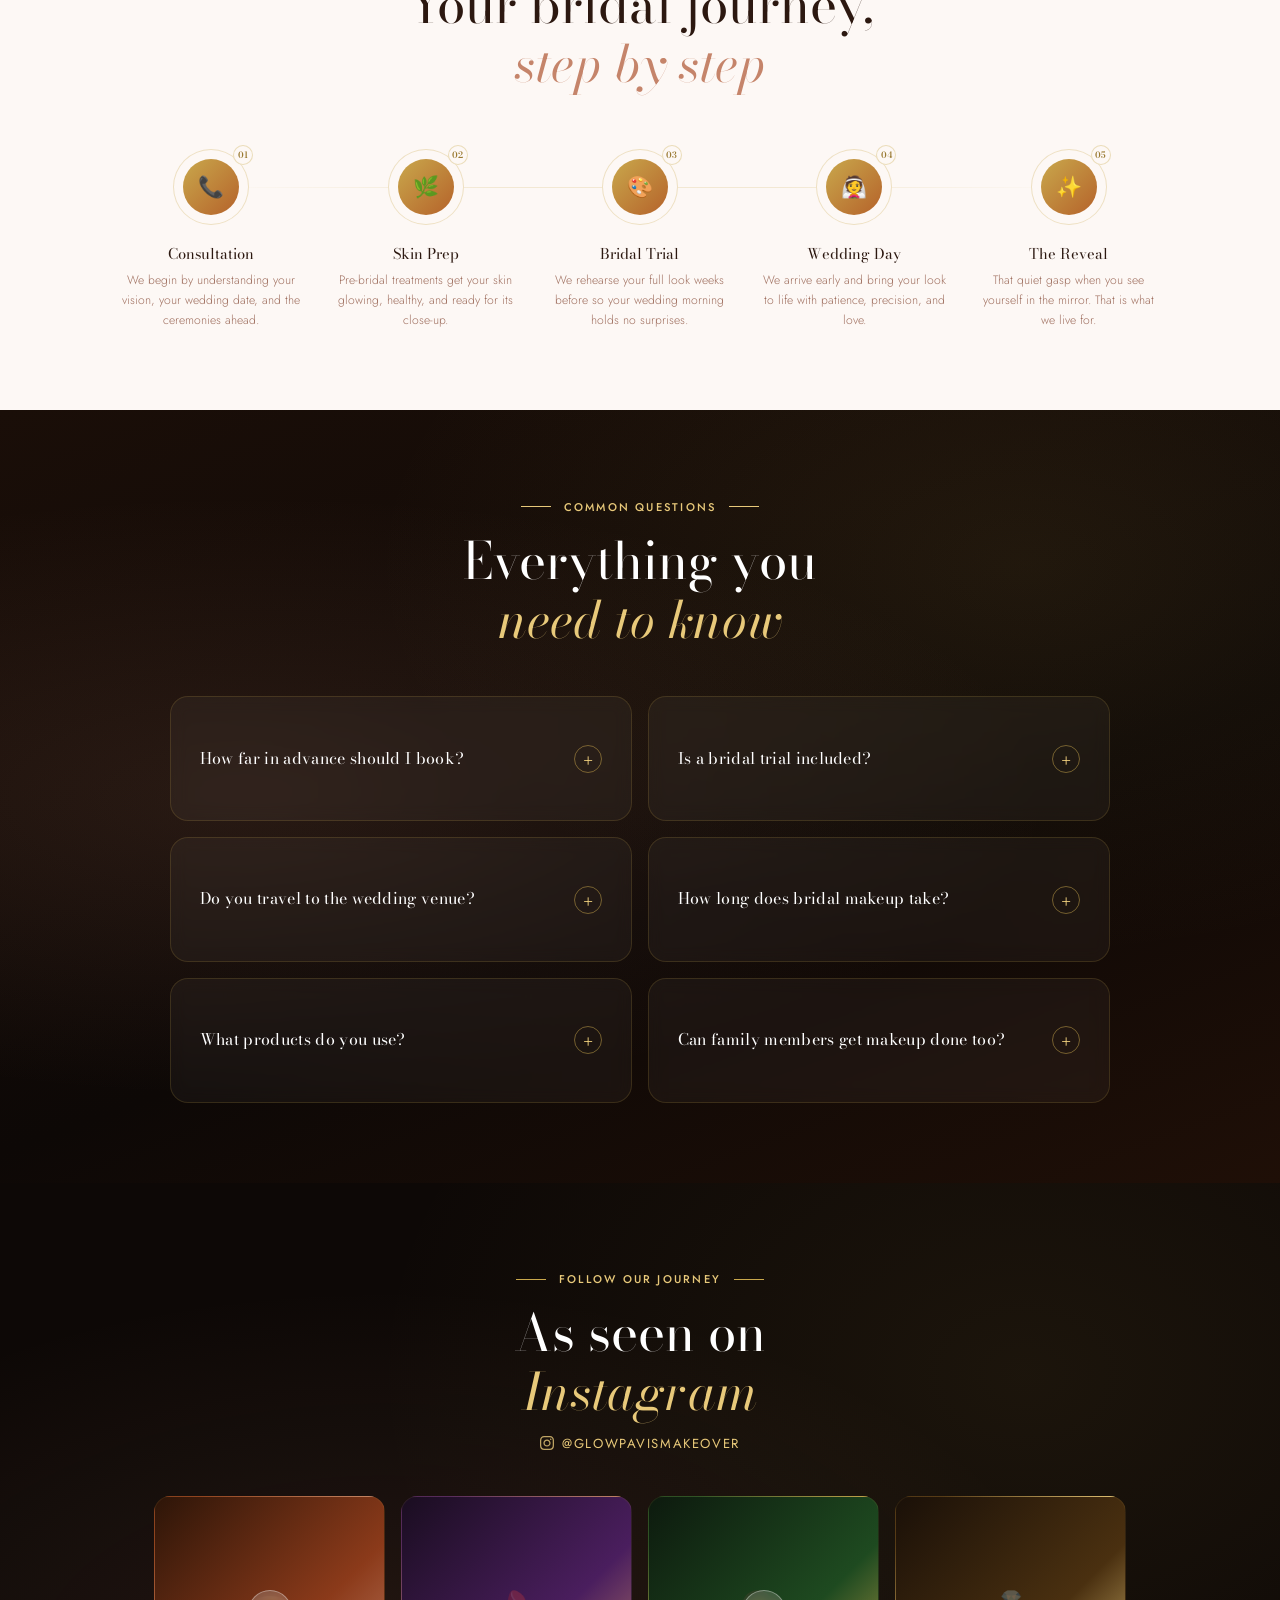
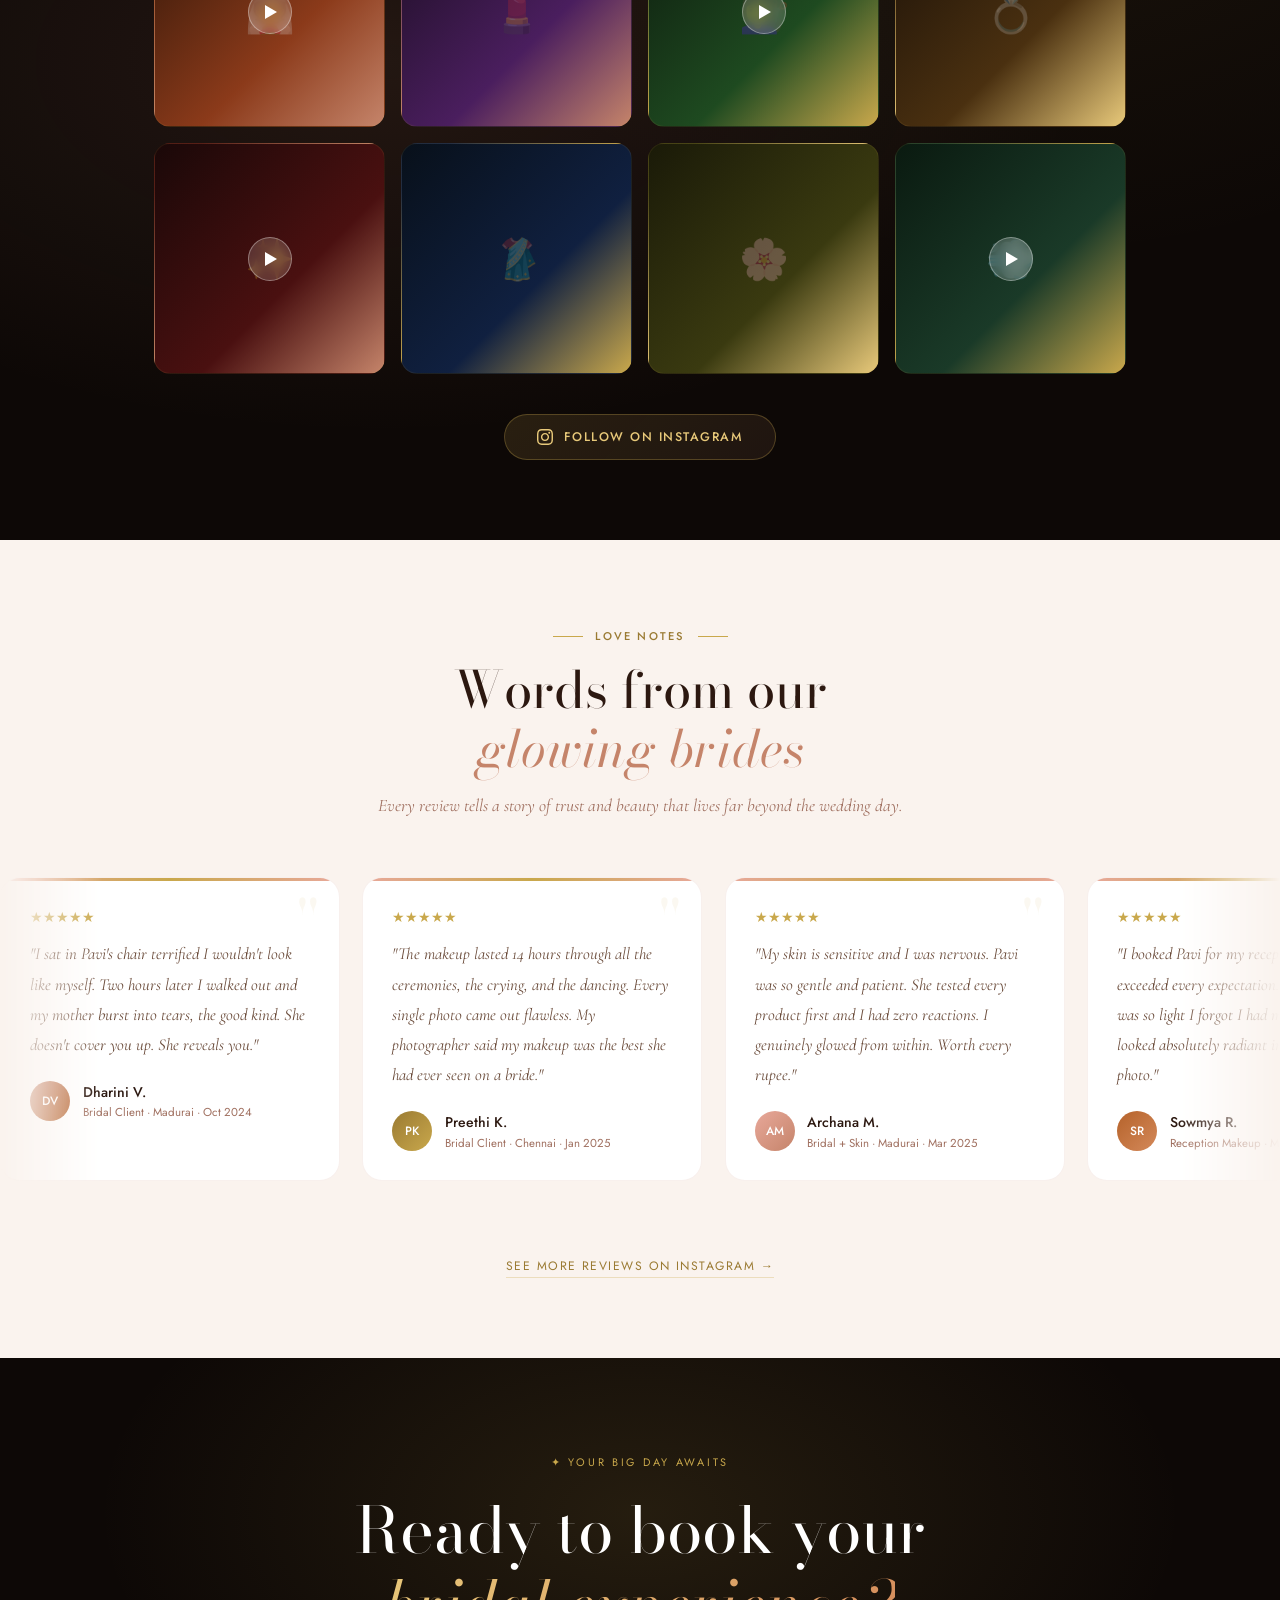
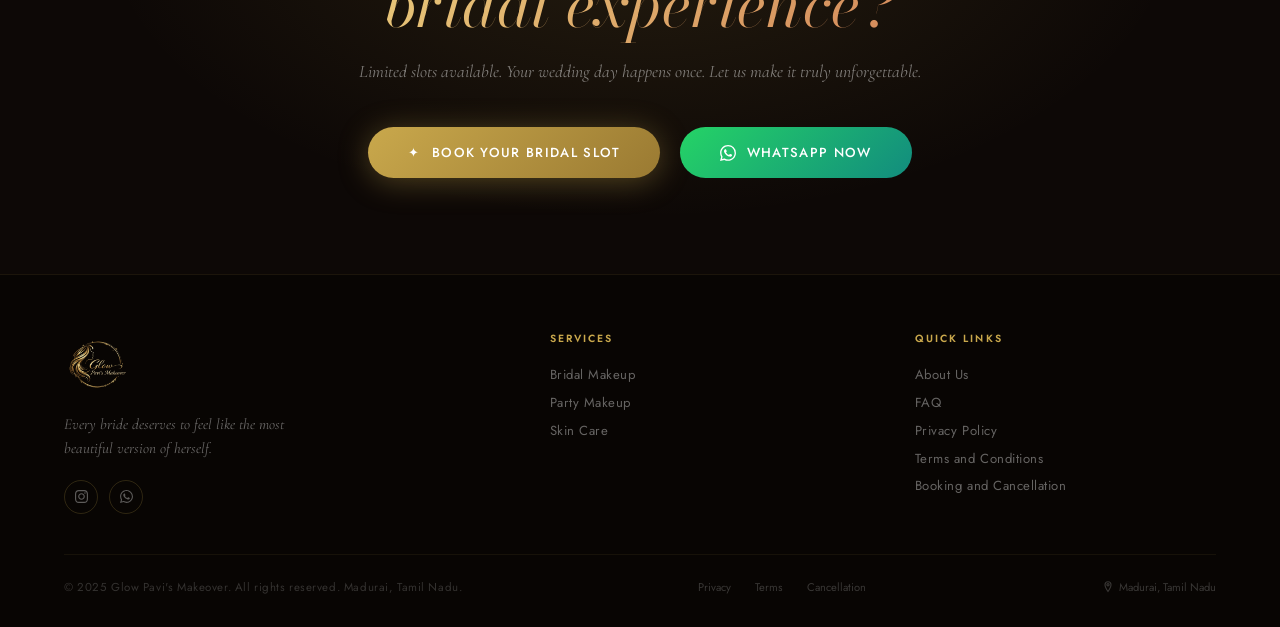
<file: bridal-makeup.html>
<!DOCTYPE html>
<html lang="en">
<head>
<meta charset="UTF-8">
<meta name="viewport" content="width=device-width, initial-scale=1.0">
<title>Bridal Makeup in Madurai | Glow Pavi's Makeover — Premium Bridal Artist</title>
<link href="https://fonts.googleapis.com/css2?family=Bodoni+Moda:ital,opsz,wght@0,6..96,400;0,6..96,600;1,6..96,400;1,6..96,600&family=Jost:wght@200;300;400;500&family=Cormorant+Garamond:ital,wght@0,300;0,400;1,300;1,400&display=swap" rel="stylesheet">
  <link rel="stylesheet" href="./navbar.css">
  <link rel="stylesheet" href="./footer.css">
<style>
*{margin:0;padding:0;box-sizing:border-box}
:root{
  --gold:#C9A84C;--gold-light:#E8C97A;--gold-dark:#9A7A32;
  --blush:#F2D0C8;--blush-soft:#FAF0EC;
  --rose-gold:#C5846A;--rose-light:#EBC4B8;
  --white:#FFFFFF;--off-white:#FDF8F5;--cream:#FAF3EE;
  --text-dark:#2C1810;--text-mid:#6B4C3B;--text-light:#A07060;
  --copper:#B5622A;--copper-light:#D4895A;
  --dark:#0d0806;--dark-mid:#1a0e08;
}
html{scroll-behavior:smooth;overflow-x:hidden}
body{font-family:'Jost',sans-serif;background:var(--off-white);color:var(--text-dark);overflow-x:hidden}

/* ══════════════════════════════════════════
   HERO
══════════════════════════════════════════ */
#hero{height:100vh;min-height:620px;position:relative;display:flex;align-items:center;justify-content:center;overflow:hidden;background:var(--dark)}
.hero-bg{position:absolute;inset:0;background:radial-gradient(ellipse at 35% 50%,rgba(197,132,106,.22) 0%,transparent 55%),radial-gradient(ellipse at 75% 25%,rgba(201,168,76,.14) 0%,transparent 45%),linear-gradient(135deg,#1a0e08 0%,#0d0806 40%,#180f08 100%);z-index:0}
.hero-particles{position:absolute;inset:0;z-index:1;pointer-events:none}
.particle{position:absolute;width:2px;height:2px;background:var(--gold-light);border-radius:50%;animation:float-particle linear infinite;opacity:0}
.hero-ornament{position:absolute;width:500px;height:500px;border-radius:50%;border:1px solid rgba(201,168,76,.07);top:50%;left:50%;transform:translate(-50%,-50%);z-index:1;animation:slow-rotate 30s linear infinite}
.hero-ornament::before{content:'';position:absolute;inset:40px;border-radius:50%;border:1px solid rgba(201,168,76,.05)}
.hero-content{position:relative;z-index:3;text-align:center;max-width:860px;padding:2rem}
.hero-eyebrow{display:inline-flex;align-items:center;gap:1rem;margin-bottom:1.5rem;opacity:0;animation:fadeUp 1s .4s forwards}
.hero-line{width:40px;height:1px;background:linear-gradient(90deg,transparent,var(--gold),transparent)}
.hero-eyebrow span{font-size:.72rem;font-weight:400;letter-spacing:.25em;text-transform:uppercase;color:var(--gold-light)}
.hero-title{font-family:'Bodoni Moda',serif;font-size:clamp(2.6rem,6.5vw,5rem);font-weight:400;line-height:1.1;color:var(--white);margin-bottom:1.2rem;opacity:0;animation:fadeUp 1s .7s forwards}
.hero-title em{font-style:italic;background:linear-gradient(135deg,var(--gold-light),var(--copper-light),var(--gold));-webkit-background-clip:text;-webkit-text-fill-color:transparent;background-clip:text;display:block}
.hero-subtitle{font-family:'Cormorant Garamond',serif;font-size:clamp(1rem,2.5vw,1.35rem);font-weight:300;color:rgba(255,255,255,.6);line-height:1.8;max-width:580px;margin:0 auto 2.5rem;opacity:0;animation:fadeUp 1s 1s forwards;font-style:italic}
.hero-actions{display:flex;gap:1.2rem;justify-content:center;flex-wrap:wrap;opacity:0;animation:fadeUp 1s 1.3s forwards}
.btn-primary{background:linear-gradient(135deg,var(--gold),var(--copper));color:var(--white);padding:.9rem 2.2rem;border-radius:50px;text-decoration:none;font-size:.82rem;font-weight:500;letter-spacing:.1em;text-transform:uppercase;transition:all .4s;box-shadow:0 4px 30px rgba(201,168,76,.4);display:inline-flex;align-items:center;gap:.6rem}
.btn-primary:hover{transform:translateY(-3px);box-shadow:0 12px 40px rgba(201,168,76,.5)}
.btn-secondary{background:transparent;color:var(--white);padding:.9rem 2.2rem;border-radius:50px;text-decoration:none;font-size:.82rem;font-weight:400;letter-spacing:.1em;text-transform:uppercase;transition:all .4s;border:1px solid rgba(201,168,76,.5);display:inline-flex;align-items:center;gap:.6rem}
.btn-secondary:hover{background:rgba(201,168,76,.1);border-color:var(--gold);transform:translateY(-2px)}
.breadcrumb-nav{position:absolute;bottom:3rem;left:50%;transform:translateX(-50%);display:flex;align-items:center;gap:.6rem;opacity:0;animation:fadeIn 1s 1.6s forwards}
.breadcrumb-nav a,.breadcrumb-nav span{font-size:.7rem;letter-spacing:.15em;text-transform:uppercase;color:rgba(255,255,255,.35);text-decoration:none;transition:color .3s}
.breadcrumb-nav a:hover{color:var(--gold-light)}
.breadcrumb-nav .sep{color:rgba(201,168,76,.3)}
.breadcrumb-nav .current{color:var(--gold-light)}

/* ══════════════════════════════════════════
   SHARED
══════════════════════════════════════════ */
.container{max-width:1200px;margin:0 auto;padding:0 4rem}
.section-eyebrow{display:inline-flex;align-items:center;gap:.8rem;margin-bottom:1rem}
.section-eyebrow span{font-size:.7rem;font-weight:500;letter-spacing:.2em;text-transform:uppercase;color:var(--gold-dark)}
.eyebrow-line{width:30px;height:1px;background:var(--gold)}
.section-title{font-family:'Bodoni Moda',serif;font-size:clamp(1.8rem,4.5vw,3.2rem);font-weight:400;line-height:1.2;color:var(--text-dark)}
.section-title em{font-style:italic;color:var(--rose-gold)}

/* ABOUT */
#about{background:var(--cream);padding:5rem 0}
.about-grid{display:grid;grid-template-columns:1fr 1fr;gap:5rem;align-items:center}
.about-visual{position:relative}
.about-main-box{background:linear-gradient(135deg,#1a0e08,#3d1f12);border-radius:24px;padding:3.5rem 2.5rem;text-align:center;position:relative;overflow:hidden}
.about-main-box::before{content:'';position:absolute;inset:0;background:radial-gradient(ellipse at 50% 30%,rgba(197,132,106,.25),transparent 60%)}
.about-icon{font-size:5rem;display:block;margin-bottom:1rem;position:relative;z-index:1}
.about-badge-text{font-family:'Bodoni Moda',serif;font-size:1.5rem;font-weight:400;color:var(--white);position:relative;z-index:1;line-height:1.3}
.about-badge-text em{font-style:italic;color:var(--gold-light)}
.about-float-1,.about-float-2{position:absolute;background:var(--cream);border:1px solid rgba(201,168,76,.2);border-radius:16px;padding:.9rem 1.2rem;font-size:.78rem}
.about-float-1{bottom:-1.5rem;left:-1.5rem;font-family:'Cormorant Garamond',serif;font-style:italic;color:var(--text-mid);max-width:170px;line-height:1.5;box-shadow:0 8px 30px rgba(0,0,0,.07)}
.about-float-2{top:1.5rem;right:-1.5rem;display:flex;align-items:center;gap:.5rem;box-shadow:0 8px 30px rgba(0,0,0,.07)}
.about-float-2 .dot{width:8px;height:8px;border-radius:50%;background:linear-gradient(135deg,var(--gold),var(--copper))}
.about-float-2 span{color:var(--text-mid);font-size:.75rem;font-weight:500}
.about-text .section-eyebrow{margin-bottom:.8rem}
.about-text .section-title{margin-bottom:1.2rem}
.about-lead{font-family:'Cormorant Garamond',serif;font-size:1.15rem;color:var(--text-mid);font-style:italic;line-height:1.8;margin-bottom:1rem}
.about-body{font-size:.9rem;color:var(--text-light);line-height:1.85;font-weight:300}

/* WHY */
#why{background:var(--off-white);padding:5rem 0}
.why-header{text-align:center;margin-bottom:3rem}
.why-grid{display:grid;grid-template-columns:repeat(5,1fr);gap:1.2rem}
.why-card{background:var(--white);border:1px solid rgba(197,132,106,.12);border-radius:20px;padding:1.8rem 1.4rem;text-align:center;transition:transform .4s,box-shadow .4s,border-color .4s}
.why-card:hover{transform:translateY(-6px);box-shadow:0 24px 50px rgba(0,0,0,.08);border-color:rgba(201,168,76,.3)}
.why-icon{font-size:2rem;display:block;margin-bottom:.9rem}
.why-title{font-family:'Bodoni Moda',serif;font-size:.98rem;font-weight:600;color:var(--text-dark);margin-bottom:.4rem;line-height:1.3}
.why-desc{font-size:.77rem;color:var(--text-light);line-height:1.65;font-weight:300}

/* INCLUSIONS */
#inclusions{background:var(--dark);padding:5rem 0}
.inclusions-inner{display:grid;grid-template-columns:1fr 1fr;gap:5rem;align-items:center}
.inclusions-text .section-eyebrow span{color:var(--gold-light)}
.inclusions-text .section-title{color:var(--white);margin-bottom:1.2rem}
.inclusions-text .section-title em{color:var(--gold-light)}
.inclusions-lead{font-family:'Cormorant Garamond',serif;font-size:1.1rem;color:rgba(255,255,255,.5);font-style:italic;line-height:1.8;margin-bottom:1.5rem}
.inclusions-list{list-style:none;display:flex;flex-direction:column;gap:.85rem}
.inclusions-list li{display:flex;align-items:center;gap:.9rem;font-size:.88rem;color:rgba(255,255,255,.75);font-weight:300;line-height:1.5}
.inc-icon{width:38px;height:38px;border-radius:10px;background:linear-gradient(135deg,rgba(201,168,76,.18),rgba(197,132,106,.14));border:1px solid rgba(201,168,76,.2);display:flex;align-items:center;justify-content:center;font-size:1rem;flex-shrink:0}
.inc-info strong{display:block;font-weight:500;color:var(--white);font-size:.84rem;margin-bottom:.1rem}
.inc-info span{font-size:.75rem;color:rgba(255,255,255,.4)}
.inclusions-box{background:linear-gradient(135deg,rgba(201,168,76,.08),rgba(197,132,106,.06));border:1px solid rgba(201,168,76,.18);border-radius:24px;padding:2.5rem;position:relative;overflow:hidden}
.inclusions-box::before{content:'';position:absolute;inset:0;background:radial-gradient(ellipse at 70% 30%,rgba(201,168,76,.1),transparent 60%)}
.inc-box-title{font-family:'Bodoni Moda',serif;font-size:1.1rem;font-weight:400;color:var(--gold-light);margin-bottom:1.2rem;position:relative;z-index:1}
.inc-tags{display:flex;flex-wrap:wrap;gap:.6rem;position:relative;z-index:1}
.inc-tag{background:rgba(201,168,76,.1);border:1px solid rgba(201,168,76,.2);border-radius:30px;padding:.35rem .9rem;font-size:.72rem;letter-spacing:.08em;color:var(--gold-light);font-weight:400;display:flex;align-items:center;gap:.4rem}
.inc-tag-note{font-family:'Cormorant Garamond',serif;font-size:.92rem;font-style:italic;color:rgba(255,255,255,.35);margin-top:1.2rem;line-height:1.6;position:relative;z-index:1}

/* PACKAGES */
#packages{background:var(--off-white);padding:5rem 0}
.packages-header{text-align:center;margin-bottom:3.5rem}
.packages-subtitle{font-family:'Cormorant Garamond',serif;font-size:1.1rem;color:var(--text-light);font-style:italic;margin-top:.7rem;line-height:1.7}
.packages-grid{display:grid;grid-template-columns:repeat(3,1fr);gap:1.5rem}
.pkg-card{border-radius:22px;overflow:hidden;position:relative;transition:transform .4s,box-shadow .4s;border:1px solid rgba(197,132,106,.12);background:var(--white)}
.pkg-card:hover{transform:translateY(-8px);box-shadow:0 30px 60px rgba(0,0,0,.1)}
.pkg-card.featured{border:1.5px solid rgba(201,168,76,.4);box-shadow:0 20px 50px rgba(201,168,76,.1)}
.pkg-badge{position:absolute;top:1.2rem;right:1.2rem;background:linear-gradient(135deg,var(--gold),var(--copper));color:var(--white);font-size:.6rem;font-weight:500;letter-spacing:.12em;text-transform:uppercase;padding:.3rem .8rem;border-radius:20px}
.pkg-top{padding:2rem 2rem 1.5rem;background:linear-gradient(135deg,#1a0e08,#2d1710);position:relative;overflow:hidden}
.pkg-top::before{content:'';position:absolute;inset:0;background:radial-gradient(ellipse at 80% 20%,rgba(201,168,76,.15),transparent 50%)}
.pkg-icon{font-size:2.2rem;display:block;margin-bottom:.8rem;position:relative;z-index:1}
.pkg-name{font-family:'Bodoni Moda',serif;font-size:1.3rem;font-weight:400;color:var(--white);position:relative;z-index:1;margin-bottom:.3rem}
.pkg-name em{font-style:italic;color:var(--gold-light)}
.pkg-tagline{font-size:.76rem;color:rgba(255,255,255,.45);position:relative;z-index:1;letter-spacing:.06em}
.pkg-body{padding:1.5rem 2rem 2rem}
.pkg-features{list-style:none;display:flex;flex-direction:column;gap:.7rem;margin-bottom:1.8rem}
.pkg-features li{display:flex;align-items:flex-start;gap:.6rem;font-size:.83rem;color:var(--text-mid);line-height:1.5;font-weight:300}
.pkg-features li::before{content:'✦';color:var(--gold);font-size:.6rem;margin-top:.22rem;flex-shrink:0}
.pkg-cta{width:100%;background:linear-gradient(135deg,var(--gold),var(--copper));color:var(--white);border:none;border-radius:50px;padding:.8rem;font-size:.78rem;font-weight:500;letter-spacing:.08em;text-transform:uppercase;cursor:pointer;transition:all .3s;text-decoration:none;display:block;text-align:center}
.pkg-cta:hover{transform:translateY(-2px);box-shadow:0 10px 30px rgba(201,168,76,.35)}
.pkg-cta.outline{background:transparent;border:1px solid rgba(201,168,76,.4);color:var(--gold-dark)}
.pkg-cta.outline:hover{background:rgba(201,168,76,.08)}

/* BEFORE/AFTER */
#transformation{background:var(--cream);padding:5rem 0;overflow:hidden}
.ba-grid{display:grid;grid-template-columns:repeat(3,1fr);gap:1.5rem;max-width:1100px;margin:0 auto;padding:0 4rem}
.ba-card{border-radius:20px;overflow:hidden;background:var(--white);border:1px solid rgba(197,132,106,0.1);transition:box-shadow 0.4s;user-select:none}
.ba-card:hover{box-shadow:0 24px 50px rgba(0,0,0,0.1)}
.ba-slider{position:relative;height:300px;overflow:hidden;cursor:ew-resize;touch-action:pan-y}
.ba-before-panel,.ba-after-panel{position:absolute;inset:0;display:flex;align-items:center;justify-content:center}
.ba-before-panel{z-index:1}
.ba-after-panel{z-index:2;overflow:hidden;width:50%}
/* Fix: after-inner must be exactly the slider width to prevent gaps */
.ba-after-inner{position:absolute;top:0;left:0;bottom:0;width:var(--slider-w,100%)}
.ba-card:nth-child(1) .ba-before-panel{background:linear-gradient(135deg,#e8ddd5,#d4c0b0)}
.ba-card:nth-child(1) .ba-after-inner{background:linear-gradient(135deg,#3d1f12,#1a0e08)}
.ba-card:nth-child(2) .ba-before-panel{background:linear-gradient(135deg,#ddd5e8,#c0b0d4)}
.ba-card:nth-child(2) .ba-after-inner{background:linear-gradient(135deg,#1e0a30,#0d0518)}
.ba-card:nth-child(3) .ba-before-panel{background:linear-gradient(135deg,#d5e8e0,#b0d4c8)}
.ba-card:nth-child(3) .ba-after-inner{background:linear-gradient(135deg,#051520,#0a2030)}
.ba-handle{position:absolute;top:0;bottom:0;z-index:10;width:44px;left:50%;transform:translateX(-50%);display:flex;flex-direction:column;align-items:center;justify-content:center;gap:0;cursor:ew-resize}
.ba-handle-line{width:2px;flex:1;background:rgba(255,255,255,0.85)}
.ba-handle-circle{width:40px;height:40px;border-radius:50%;background:rgba(255,255,255,0.95);border:2.5px solid rgba(201,168,76,0.7);display:flex;align-items:center;justify-content:center;box-shadow:0 2px 20px rgba(0,0,0,0.22);flex-shrink:0}
.ba-handle-arrows{font-size:13px;color:var(--gold-dark);letter-spacing:-2px;font-weight:700;line-height:1}
.ba-labels{position:absolute;top:0.7rem;left:0;right:0;display:flex;justify-content:space-between;padding:0 0.7rem;z-index:11;pointer-events:none}
.ba-lbl{font-size:0.6rem;letter-spacing:0.18em;text-transform:uppercase;font-weight:600;padding:0.2rem 0.55rem;border-radius:20px}
.ba-lbl.before{background:rgba(0,0,0,0.25);color:rgba(255,255,255,0.7)}
.ba-lbl.after{background:rgba(201,168,76,0.5);color:#fff}
.ba-hint{position:absolute;bottom:0.6rem;left:50%;transform:translateX(-50%);font-size:0.58rem;letter-spacing:0.12em;text-transform:uppercase;color:rgba(255,255,255,0.45);pointer-events:none;white-space:nowrap;transition:opacity 0.4s;z-index:11}
.ba-card.dragging .ba-hint{opacity:0}
.ba-body{padding:1.2rem 1.4rem 1.5rem}
.ba-occasion{font-size:0.65rem;letter-spacing:0.18em;text-transform:uppercase;color:var(--gold-dark);font-weight:500;margin-bottom:0.3rem}
.ba-name{font-family:'Bodoni Moda',serif;font-size:1.1rem;color:var(--text-dark);font-style:italic}
.ba-detail{font-size:0.8rem;color:var(--text-mid);margin-top:0.3rem;line-height:1.5}
.ba-note{text-align:center;margin-top:2rem;font-family:'Cormorant Garamond',serif;font-style:italic;font-size:1rem;color:var(--text-light);padding:0 4rem}

/* PROCESS */
#process{background:var(--off-white);padding:5rem 0}
.process-header{text-align:center;margin-bottom:3.5rem}
.process-track{display:grid;grid-template-columns:repeat(5,1fr);gap:0;position:relative;align-items:start;list-style:none}
.process-connector{position:absolute;top:38px;left:10%;right:10%;height:1px;background:linear-gradient(90deg,transparent,var(--gold),var(--gold),transparent);opacity:.2;pointer-events:none}
.step{text-align:center;padding:0 .8rem}
.step-circle{width:76px;height:76px;border-radius:50%;border:1.5px solid rgba(201,168,76,.3);display:flex;align-items:center;justify-content:center;margin:0 auto 1.2rem;background:var(--off-white);transition:all .4s;position:relative}
.step:hover .step-circle{border-color:var(--gold);box-shadow:0 0 28px rgba(201,168,76,.15)}
.step-circle-inner{width:56px;height:56px;border-radius:50%;background:linear-gradient(135deg,var(--gold),var(--copper));display:flex;align-items:center;justify-content:center;font-size:1.3rem}
.step-num{position:absolute;top:-5px;right:-5px;width:20px;height:20px;border-radius:50%;background:var(--off-white);border:1px solid rgba(201,168,76,.35);font-size:.55rem;font-weight:600;color:var(--gold-dark);display:flex;align-items:center;justify-content:center;font-family:'Bodoni Moda',serif}
.step-title{font-family:'Bodoni Moda',serif;font-size:.92rem;font-weight:400;color:var(--text-dark);margin-bottom:.4rem;line-height:1.35}
.step-desc{font-size:.76rem;color:var(--text-light);line-height:1.65;font-weight:300}

/* ══════════════════════════════════════════
   FAQ — Redesigned with dark cards, gold accents
   All text colours use !important to override
   any cascade from navbar.css / footer.css
══════════════════════════════════════════ */
#faq{background:linear-gradient(160deg,#1a0e08 0%,#0d0806 60%,#1f0f07 100%);padding:5rem 0;position:relative;overflow:hidden}
#faq::before{
  content:'';position:absolute;inset:0;
  background:radial-gradient(ellipse at 20% 50%,rgba(197,132,106,.13) 0%,transparent 55%),
             radial-gradient(ellipse at 80% 20%,rgba(201,168,76,.09) 0%,transparent 45%);
  pointer-events:none
}
.faq-header{text-align:center;margin-bottom:3rem;position:relative;z-index:2}
.faq-header .section-eyebrow span{color:var(--gold-light) !important}
.faq-header .section-title{color:var(--white) !important}
.faq-header .section-title em{color:var(--gold-light) !important}
.faq-grid{
  display:grid;
  grid-template-columns:1fr 1fr;
  gap:1rem;
  max-width:940px;
  margin:0 auto;
  position:relative;
  z-index:2
}
.faq-item{
  background:rgba(255,255,255,.04) !important;
  border-radius:18px !important;
  padding:1.6rem 1.8rem !important;
  border:1px solid rgba(201,168,76,.18) !important;
  cursor:pointer;
  transition:border-color .35s,background .35s,box-shadow .35s;
  user-select:none;
  backdrop-filter:blur(8px);
  -webkit-backdrop-filter:blur(8px)
}
.faq-item:hover{
  border-color:rgba(201,168,76,.4) !important;
  background:rgba(255,255,255,.07) !important;
  box-shadow:0 12px 40px rgba(0,0,0,.3)
}
.faq-item.open{
  border-color:rgba(201,168,76,.5) !important;
  background:rgba(201,168,76,.07) !important;
  box-shadow:0 16px 48px rgba(0,0,0,.35)
}
.faq-q{display:flex;justify-content:space-between;align-items:flex-start;gap:1rem}
.faq-q-text{
  font-family:'Bodoni Moda',serif !important;
  font-size:1rem !important;
  font-weight:400 !important;
  color:#ffffff !important;
  line-height:1.45 !important
}
.faq-icon{
  flex-shrink:0;
  width:26px;height:26px;
  border-radius:50%;
  border:1.5px solid rgba(201,168,76,.5) !important;
  display:flex;align-items:center;justify-content:center;
  font-size:.85rem;
  color:var(--gold-light) !important;
  transition:transform .35s,background .35s,border-color .35s;
  margin-top:1px;
  font-weight:300
}
.faq-item.open .faq-icon{
  transform:rotate(45deg);
  background:rgba(201,168,76,.2) !important;
  border-color:var(--gold) !important
}
.faq-a{
  max-height:0;
  overflow:hidden;
  transition:max-height .45s ease,margin-top .3s,padding-top .3s,border-color .3s;
  font-size:.87rem !important;
  color:rgba(255,255,255,.75) !important;
  line-height:1.8 !important;
  font-weight:300 !important;
  border-top:1px solid transparent;
  padding-top:0;
  margin-top:0
}
.faq-item.open .faq-a{
  margin-top:.6rem;
  padding-top:.9rem;
  border-top:1px solid rgba(201,168,76,.15)
}

/* ══════════════════════════════════════════
   INSTAGRAM SECTION
══════════════════════════════════════════ */
#instagram{background:var(--dark);padding:5rem 0;overflow:hidden;position:relative}
#instagram::before{
  content:'';position:absolute;inset:0;
  background:radial-gradient(ellipse at 30% 50%,rgba(197,132,106,.12) 0%,transparent 55%),
             radial-gradient(ellipse at 80% 20%,rgba(201,168,76,.08) 0%,transparent 45%);
  pointer-events:none
}
.ig-header{text-align:center;margin-bottom:2.5rem;position:relative;z-index:2}
.ig-header .section-eyebrow span{color:var(--gold-light)}
.ig-header .section-title{color:var(--white)}
.ig-header .section-title em{color:var(--gold-light)}
.ig-handle-link{
  display:inline-flex;align-items:center;gap:.5rem;
  margin-top:.8rem;
  color:var(--gold-light);
  text-decoration:none;
  font-size:.82rem;letter-spacing:.12em;text-transform:uppercase;
  font-weight:400;
  transition:opacity .3s
}
.ig-handle-link:hover{opacity:.7}
.ig-handle-link svg{opacity:.8}

.ig-grid{
  display:grid;
  grid-template-columns:repeat(4,1fr);
  gap:1rem;
  max-width:1100px;margin:0 auto;
  padding:0 4rem;
  position:relative;z-index:2
}
.ig-tile{
  aspect-ratio:1;
  border-radius:16px;
  overflow:hidden;
  position:relative;
  cursor:pointer;
  background:linear-gradient(135deg,#1a0e08,#2d1710);
  border:1px solid rgba(201,168,76,.1);
  transition:transform .4s,box-shadow .4s,border-color .4s
}
.ig-tile:hover{
  transform:translateY(-6px) scale(1.02);
  box-shadow:0 20px 50px rgba(0,0,0,.4);
  border-color:rgba(201,168,76,.35)
}
.ig-tile:nth-child(1){background:linear-gradient(135deg,#2d1508 0%,#8B3A1A 60%,#C5846A 100%)}
.ig-tile:nth-child(2){background:linear-gradient(135deg,#1a0d20 0%,#4a1e5e 60%,#C5846A 100%)}
.ig-tile:nth-child(3){background:linear-gradient(135deg,#0d1a0e 0%,#1e4a20 60%,#C9A84C 100%)}
.ig-tile:nth-child(4){background:linear-gradient(135deg,#1a1008 0%,#4a3010 60%,#E8C97A 100%)}
.ig-tile:nth-child(5){background:linear-gradient(135deg,#1a0808 0%,#4a1010 60%,#C5846A 100%)}
.ig-tile:nth-child(6){background:linear-gradient(135deg,#08101a 0%,#102040 60%,#C9A84C 100%)}
.ig-tile:nth-child(7){background:linear-gradient(135deg,#1a1a08 0%,#3a3a10 60%,#E8C97A 100%)}
.ig-tile:nth-child(8){background:linear-gradient(135deg,#0a1a10 0%,#1a3a28 60%,#C9A84C 100%)}

.ig-tile-overlay{
  position:absolute;inset:0;
  background:linear-gradient(to top,rgba(13,8,6,.85) 0%,transparent 50%);
  opacity:0;
  transition:opacity .35s;
  display:flex;flex-direction:column;
  justify-content:flex-end;
  padding:1rem
}
.ig-tile:hover .ig-tile-overlay{opacity:1}
.ig-tile-label{font-size:.7rem;letter-spacing:.1em;text-transform:uppercase;color:rgba(255,255,255,.8);font-weight:400}
.ig-tile-sub{font-family:'Cormorant Garamond',serif;font-size:.82rem;color:var(--gold-light);font-style:italic;margin-top:.2rem}

.ig-play-icon{
  position:absolute;top:50%;left:50%;
  transform:translate(-50%,-50%);
  width:44px;height:44px;border-radius:50%;
  background:rgba(255,255,255,.15);
  backdrop-filter:blur(6px);
  border:1.5px solid rgba(255,255,255,.35);
  display:flex;align-items:center;justify-content:center;
  transition:all .3s;
  pointer-events:none
}
.ig-play-icon svg{margin-left:3px}
.ig-tile:hover .ig-play-icon{background:rgba(201,168,76,.35);border-color:var(--gold)}

.ig-tile-emoji{
  position:absolute;top:50%;left:50%;
  transform:translate(-50%,-50%);
  font-size:2.5rem;opacity:.25;
  pointer-events:none;
  transition:opacity .3s
}
.ig-tile:hover .ig-tile-emoji{opacity:.1}

.ig-cta-row{text-align:center;margin-top:2.5rem;position:relative;z-index:2}
.ig-follow-btn{
  display:inline-flex;align-items:center;gap:.7rem;
  background:linear-gradient(135deg,rgba(201,168,76,.15),rgba(197,132,106,.1));
  border:1px solid rgba(201,168,76,.3);
  color:var(--gold-light);
  padding:.8rem 2rem;border-radius:50px;
  text-decoration:none;
  font-size:.78rem;letter-spacing:.12em;text-transform:uppercase;font-weight:500;
  transition:all .4s
}
.ig-follow-btn:hover{
  background:linear-gradient(135deg,rgba(201,168,76,.25),rgba(197,132,106,.2));
  border-color:var(--gold);
  transform:translateY(-2px);
  box-shadow:0 10px 30px rgba(201,168,76,.2)
}

/* ══════════════════════════════════════════
   CTA
══════════════════════════════════════════ */
#cta{background:var(--dark);padding:6rem 0;text-align:center;position:relative;overflow:hidden}
.cta-bg{position:absolute;inset:0;background:radial-gradient(ellipse at 50% 30%,rgba(201,168,76,.13) 0%,transparent 60%)}
.cta-content{position:relative;z-index:2}
.cta-eyebrow{font-size:.68rem;letter-spacing:.25em;text-transform:uppercase;color:var(--gold);margin-bottom:1.5rem;display:block}
.cta-title{font-family:'Bodoni Moda',serif;font-size:clamp(2rem,5vw,4rem);font-weight:400;color:var(--white);line-height:1.15;margin-bottom:1rem}
.cta-title em{font-style:italic;background:linear-gradient(135deg,var(--gold-light),var(--copper-light));-webkit-background-clip:text;-webkit-text-fill-color:transparent;background-clip:text}
.cta-sub{font-family:'Cormorant Garamond',serif;font-size:1.1rem;color:rgba(255,255,255,.45);font-style:italic;margin-bottom:2.5rem;line-height:1.7}
.cta-btns{display:flex;gap:1.2rem;justify-content:center;flex-wrap:wrap}
.btn-gold{background:linear-gradient(135deg,var(--gold),var(--gold-dark));color:var(--white);padding:1rem 2.5rem;border-radius:50px;text-decoration:none;font-size:.82rem;font-weight:500;letter-spacing:.1em;text-transform:uppercase;transition:all .4s;box-shadow:0 4px 30px rgba(201,168,76,.35);display:inline-flex;align-items:center;gap:.7rem}
.btn-gold:hover{transform:translateY(-3px);box-shadow:0 15px 45px rgba(201,168,76,.45)}
.btn-wa{background:linear-gradient(135deg,#25D366,#128C7E);color:var(--white);padding:1rem 2.5rem;border-radius:50px;text-decoration:none;font-size:.82rem;font-weight:500;letter-spacing:.1em;text-transform:uppercase;transition:all .4s;display:inline-flex;align-items:center;gap:.7rem}
.btn-wa:hover{transform:translateY(-3px);box-shadow:0 12px 35px rgba(37,211,102,.3)}

/* CAROUSEL */
.carousel-section{background:var(--cream);padding:5rem 0;overflow:hidden}
.carousel-hdr{text-align:center;margin-bottom:3rem}
.carousel-subtitle{font-family:'Cormorant Garamond',serif;font-size:1.1rem;font-style:italic;color:var(--text-light);margin-top:0.8rem;line-height:1.7}
.carousel-outer{position:relative;overflow:hidden;mask-image:linear-gradient(90deg,transparent,#000 8%,#000 92%,transparent);-webkit-mask-image:linear-gradient(90deg,transparent,#000 8%,#000 92%,transparent)}
.carousel-track{display:flex;gap:1.4rem;width:max-content;animation:carousel-scroll 36s linear infinite}
.carousel-track:hover{animation-play-state:paused}
@keyframes carousel-scroll{0%{transform:translateX(0)}100%{transform:translateX(-50%)}}
.review-card{background:var(--white);border-radius:20px;padding:1.8rem;border:1px solid rgba(197,132,106,0.12);position:relative;overflow:hidden;transition:box-shadow 0.4s,transform 0.4s;width:340px;flex-shrink:0}
.review-card:hover{box-shadow:0 20px 44px rgba(0,0,0,0.09);transform:translateY(-2px)}
.review-card::before{content:'';position:absolute;top:0;left:0;right:0;height:3px;background:linear-gradient(90deg,var(--blush),var(--gold),var(--blush))}
.review-quote-mark{position:absolute;top:0.8rem;right:1.2rem;font-family:'Bodoni Moda',serif;font-size:4rem;color:rgba(201,168,76,0.08);line-height:1;pointer-events:none}
.review-stars{display:flex;gap:0.25rem;margin-bottom:0.8rem;color:var(--gold);font-size:0.9rem}
.review-text{font-family:'Cormorant Garamond',serif;font-size:1.05rem;font-style:italic;color:var(--text-mid);line-height:1.8;margin-bottom:1.3rem;position:relative;z-index:1}
.review-author{display:flex;align-items:center;gap:0.8rem}
.author-avatar{width:40px;height:40px;border-radius:50%;display:flex;align-items:center;justify-content:center;font-size:0.75rem;font-weight:500;color:var(--white);flex-shrink:0}
.author-avatar.rose{background:linear-gradient(135deg,var(--rose-gold),var(--copper))}
.author-avatar.gold{background:linear-gradient(135deg,var(--gold-dark),var(--gold))}
.author-avatar.blush{background:linear-gradient(135deg,var(--blush),var(--rose-gold))}
.author-avatar.copper{background:linear-gradient(135deg,var(--copper),var(--copper-light))}
.author-name{font-size:0.88rem;font-weight:500;color:var(--text-dark);display:block}
.author-meta{font-size:0.72rem;color:var(--text-light);margin-top:0.15rem;display:block}
.carousel-cta-row{text-align:center;margin-top:2.5rem}
.carousel-cta-row a{display:inline-flex;align-items:center;gap:0.5rem;font-size:0.76rem;letter-spacing:0.12em;text-transform:uppercase;color:var(--gold-dark);border-bottom:1px solid rgba(201,168,76,0.3);padding-bottom:2px;transition:all 0.3s;text-decoration:none}
.carousel-cta-row a:hover{color:var(--copper);border-color:var(--copper)}

/* REVEAL */
.reveal{opacity:0;transform:translateY(28px);transition:opacity .7s,transform .7s}
.reveal.visible{opacity:1;transform:translateY(0)}

/* ANIMATIONS */
@keyframes fadeUp{from{opacity:0;transform:translateY(28px)}to{opacity:1;transform:translateY(0)}}
@keyframes fadeIn{from{opacity:0}to{opacity:1}}
@keyframes float-particle{0%{opacity:0;transform:translateY(100vh) scale(0)}10%{opacity:.8}90%{opacity:.4}100%{opacity:0;transform:translateY(-100px) scale(1.5)}}
@keyframes slow-rotate{from{transform:translate(-50%,-50%) rotate(0deg)}to{transform:translate(-50%,-50%) rotate(360deg)}}

/* ══════════════════════════════════════════
   RESPONSIVE
══════════════════════════════════════════ */
@media(max-width:1024px){
  .why-grid{grid-template-columns:repeat(3,1fr)}
  .inclusions-inner{grid-template-columns:1fr}
  .inclusions-box{order:-1}
  .ba-grid{grid-template-columns:repeat(2,1fr)}
  .ig-grid{grid-template-columns:repeat(3,1fr)}
}
@media(max-width:900px){
  .nav-links,.nav-dropdown .dropdown-menu{display:none}
  .container{padding:0 1.2rem}
  section{padding:3rem 0}
  #hero{height:100vh;min-height:600px}
  .about-grid{grid-template-columns:1fr;gap:2rem}
  .about-float-1,.about-float-2{display:none}
  .packages-grid{grid-template-columns:1fr;gap:1rem}
  .ba-grid{grid-template-columns:1fr;gap:1rem}
  .process-track{grid-template-columns:1fr 1fr;gap:1.5rem 1rem}
  .process-connector{display:none}
  .faq-grid{grid-template-columns:1fr}
  #cta{padding:3.5rem 0}
  .why-grid{grid-template-columns:repeat(2,1fr);gap:1rem}
  .inclusions-inner{grid-template-columns:1fr;gap:2.5rem}
  .ig-grid{grid-template-columns:repeat(2,1fr);padding:0 1.2rem}
}
@media(max-width:600px){
  section{padding:2.5rem 0}
  .hero-title{font-size:2.3rem}
  .hero-actions{flex-direction:column;align-items:center}
  .cta-btns{flex-direction:column;align-items:center}
  #cta{padding:3rem 0}
  .process-track{grid-template-columns:1fr 1fr;gap:1.2rem .6rem}
  .step{padding:0 .3rem}
  .why-grid{grid-template-columns:1fr 1fr}
  .packages-grid{grid-template-columns:1fr}
  .ig-grid{grid-template-columns:repeat(2,1fr);gap:.6rem;padding:0 1rem}
  .ba-grid{padding:0 1rem}
  .ba-note{padding:0 1rem}
}
</style>
  <meta name="description" content="Book the best bridal makeup artist in Madurai. Glow Pavi's Makeover offers HD bridal makeup, airbrush finish, hair styling and draping for South Indian, modern and fusion brides. Limited slots.">
  <meta name="keywords" content="bridal makeup Madurai, bridal makeup artist Madurai, South Indian bridal makeup, HD bridal makeup Madurai, airbrush bridal makeup Tamil Nadu">
  <meta name="robots" content="index, follow">
  <meta name="author" content="Glow Pavi's Makeover">
  <meta property="og:type" content="website">
  <meta property="og:title" content="Bridal Makeup in Madurai | Glow Pavi's Makeover">
  <meta property="og:description" content="Premium bridal makeup in Madurai. HD, airbrush and South Indian styles. 500+ brides transformed. Book your trial today.">
  <meta property="og:url" content="https://glowpavismakeover.com/bridal-makeup.html">
  <meta property="og:site_name" content="Glow Pavi's Makeover">
  <meta name="twitter:card" content="summary_large_image">
  <meta name="twitter:title" content="Bridal Makeup in Madurai | Glow Pavi's Makeover">
  <meta name="twitter:description" content="Premium bridal makeup in Madurai. HD, airbrush and South Indian styles. 500+ brides transformed. Book your trial today.">
  <link rel="canonical" href="https://glowpavismakeover.com/bridal-makeup.html">
  <link rel="stylesheet" href="./shared.css">
</head>
<body>

<a class="sticky-wa" href="https://wa.me/919344089990" target="_blank" rel="noopener" aria-label="Chat on WhatsApp">
  <svg viewBox="0 0 24 24" fill="currentColor"><path d="M17.472 14.382c-.297-.149-1.758-.867-2.03-.967-.273-.099-.471-.148-.67.15-.197.297-.767.966-.94 1.164-.173.199-.347.223-.644.075-.297-.15-1.255-.463-2.39-1.475-.883-.788-1.48-1.761-1.653-2.059-.173-.297-.018-.458.13-.606.134-.133.298-.347.446-.52.149-.174.198-.298.298-.497.099-.198.05-.371-.025-.52-.075-.149-.669-1.612-.916-2.207-.242-.579-.487-.5-.669-.51-.173-.008-.371-.01-.57-.01-.198 0-.52.074-.792.372-.272.297-1.04 1.016-1.04 2.479 0 1.462 1.065 2.875 1.213 3.074.149.198 2.096 3.2 5.077 4.487.709.306 1.262.489 1.694.625.712.227 1.36.195 1.871.118.571-.085 1.758-.719 2.006-1.413.248-.694.248-1.289.173-1.413-.074-.124-.272-.198-.57-.347m-5.421 7.403h-.004a9.87 9.87 0 01-5.031-1.378l-.361-.214-3.741.982.998-3.648-.235-.374a9.86 9.86 0 01-1.51-5.26c.001-5.45 4.436-9.884 9.888-9.884 2.64 0 5.122 1.03 6.988 2.898a9.825 9.825 0 012.893 6.994c-.003 5.45-4.437 9.884-9.885 9.884m8.413-18.297A11.815 11.815 0 0012.05 0C5.495 0 .16 5.335.157 11.892c0 2.096.547 4.142 1.588 5.945L.057 24l6.305-1.654a11.882 11.882 0 005.683 1.448h.005c6.554 0 11.89-5.335 11.893-11.893a11.821 11.821 0 00-3.48-8.413z"/></svg>
  Book on WhatsApp
</a>

<div class="mobile-overlay" id="mobileOverlay"></div>

<nav class="mobile-nav" id="mobileNav" aria-hidden="true">
  <span class="mobile-section-label">Main</span>
  <a href="./index.html">Home</a>
  <a href="./index.html#about">About Pavi</a>
  <a href="./index.html#beforeafter">Results</a>
  <a href="./index.html#trust-section">Reviews</a>
  <a href="./index.html#faq">FAQ</a>
  <span class="mobile-section-label">Services</span>
  <a href="./bridal-makeup.html" onclick="closeMobileNav()">👰 Bridal Makeup</a>
  <a href="./party-makeup.html" onclick="closeMobileNav()">✨ Party Makeup</a>
  <a href="./skin-care.html" onclick="closeMobileNav()">🌿 Skin Care</a>
  <a href="./index.html#booking" class="mobile-cta">Book Now</a>
</nav>

<nav id="mainNav">
  <div class="nav-logo">
    <a href="./index.html">
      <img src="./assets/image/logo1.png" alt="Glow Pavi's Makeover"
        onerror="this.style.display='none';this.parentElement.innerHTML='<span style=\'font-family:Bodoni Moda,serif;font-size:1.1rem;font-weight:600;background:linear-gradient(135deg,#C9A84C,#C5846A);-webkit-background-clip:text;-webkit-text-fill-color:transparent\'>Glow Pavi\'s</span>'">
    </a>
  </div>
  <ul class="nav-links">
    <li><a href="./index.html">Home</a></li>
    <li class="nav-dropdown">
      <a href="./index.html#services">Services <span class="caret">▼</span></a>
      <div class="dropdown-menu">
        <a class="dropdown-item" href="./bridal-makeup.html"><span class="di-icon">👰</span><span class="di-label">Bridal Makeup</span></a>
        <div class="dropdown-divider"></div>
        <a class="dropdown-item" href="./party-makeup.html"><span class="di-icon">✨</span><span class="di-label">Party Makeup</span></a>
        <div class="dropdown-divider"></div>
        <a class="dropdown-item" href="./skin-care.html"><span class="di-icon">🌿</span><span class="di-label">Skin Care</span></a>
      </div>
    </li>
    <li><a href="./about.html">About</a></li>
    <li><a href="./index.html#beforeafter">Results</a></li>
    <li><a href="./index.html#trust-section">Reviews</a></li>
    <li><a href="./index.html#faq">FAQ</a></li>
  </ul>
  <div style="display:flex;align-items:center;gap:1rem">
    <a href="./index.html#booking" class="nav-cta">Book Now</a>
    <button class="hamburger" id="hamburgerBtn" aria-label="Open menu" aria-expanded="false">
      <span></span><span></span><span></span>
    </button>
  </div>
</nav>


<main>

<!-- ══ HERO ══ -->
<section id="hero" aria-labelledby="hero-heading">
  <div class="hero-bg" aria-hidden="true"></div>
  <div class="hero-particles" id="particlesContainer" aria-hidden="true"></div>
  <div class="hero-ornament" aria-hidden="true"></div>
  <div class="hero-content">
    <div class="hero-eyebrow" aria-hidden="true">
      <div class="hero-line"></div>
      <span>Signature Bridal Experience · Madurai</span>
      <div class="hero-line"></div>
    </div>
    <h1 class="hero-title" id="hero-heading">
      She becomes a bride
      <em>only once</em>
    </h1>
    <p class="hero-subtitle">Every detail. Every glow. Every emotion. Crafted with love and mastery, just for you.</p>
    <div class="hero-actions">
      <a href="#packages" class="btn-primary"><span aria-hidden="true">✦</span> View Bridal Packages</a>
      <a href="https://wa.me/919344089990" class="btn-secondary" aria-label="Chat on WhatsApp"><span aria-hidden="true">💬</span> WhatsApp Us</a>
    </div>
  </div>
  <div class="breadcrumb-nav" aria-label="Breadcrumb">
    <a href="index.html">Home</a>
    <span class="sep" aria-hidden="true">›</span>
    <span class="current" aria-current="page">Bridal Makeup</span>
  </div>
</section>

<!-- ══ ABOUT ══ -->
<section id="about" aria-labelledby="about-heading">
  <div class="container">
    <div class="about-grid">
      <div class="about-visual reveal">
        <div class="about-main-box">
          <span class="about-icon" aria-hidden="true">👰</span>
          <p class="about-badge-text">Where your<br>vision becomes<br><em>your reality</em></p>
        </div>
        <div class="about-float-1" aria-hidden="true">"She listened to every detail and brought my dream to life."</div>
        <div class="about-float-2" aria-hidden="true"><div class="dot"></div><span>500+ Brides Transformed</span></div>
      </div>
      <div class="about-text reveal" style="transition-delay:.15s">
        <div class="section-eyebrow">
          <div class="eyebrow-line" aria-hidden="true"></div>
          <span>About This Service</span>
        </div>
        <h2 class="section-title" id="about-heading">Bridal Makeup<br><em>as an art form</em></h2>
        <p class="about-lead">Your wedding makeup is the first thing your partner sees when you walk toward them. It is the look that fills a thousand photographs and lives in your memory forever.</p>
        <p class="about-body">At Glow Pavi's Makeover, bridal makeup is our most cherished offering. We take time to understand your skin tone, outfit, ceremony, and personality so we can create a look that belongs entirely to you. Camera-ready, tear-proof, and built to last through every moment of your day and night.</p>
      </div>
    </div>
  </div>
</section>

<!-- ══ WHY ══ -->
<section id="why" aria-labelledby="why-heading">
  <div class="container">
    <div class="why-header reveal">
      <div class="section-eyebrow" style="justify-content:center">
        <div class="eyebrow-line" aria-hidden="true"></div>
        <span>Why Choose Us</span>
        <div class="eyebrow-line" aria-hidden="true"></div>
      </div>
      <h2 class="section-title" style="text-align:center" id="why-heading">5 reasons brides<br><em>trust us</em></h2>
    </div>
    <div class="why-grid">
      <article class="why-card reveal">
        <span class="why-icon" aria-hidden="true">🌿</span>
        <h3 class="why-title">Hygienic Products</h3>
        <p class="why-desc">We use fresh brushes, sealed products, and dermatologically safe brands for every bride, every time.</p>
      </article>
      <article class="why-card reveal" style="transition-delay:.08s">
        <span class="why-icon" aria-hidden="true">⏳</span>
        <h3 class="why-title">All-Day Longevity</h3>
        <p class="why-desc">Our sweat-proof, tear-proof formulas hold from the ceremony to the reception without a single retouch.</p>
      </article>
      <article class="why-card reveal" style="transition-delay:.16s">
        <span class="why-icon" aria-hidden="true">🎨</span>
        <h3 class="why-title">Personalised Trial</h3>
        <p class="why-desc">Every bride receives a dedicated trial session so your final look is already perfected before the big day.</p>
      </article>
      <article class="why-card reveal" style="transition-delay:.24s">
        <span class="why-icon" aria-hidden="true">🕊️</span>
        <h3 class="why-title">Calm Bridal Space</h3>
        <p class="why-desc">We create a peaceful, unhurried getting-ready experience so you arrive at your ceremony feeling centered and joyful.</p>
      </article>
      <article class="why-card reveal" style="transition-delay:.32s">
        <span class="why-icon" aria-hidden="true">🕐</span>
        <h3 class="why-title">On-Time, Every Time</h3>
        <p class="why-desc">We respect your schedule. Our artists arrive early and never rush through your most important moments.</p>
      </article>
    </div>
  </div>
</section>

<!-- ══ INCLUSIONS ══ -->
<section id="inclusions" aria-labelledby="inclusions-heading">
  <div class="container">
    <div class="inclusions-inner">
      <div class="inclusions-text reveal">
        <div class="section-eyebrow">
          <div class="eyebrow-line" aria-hidden="true"></div>
          <span>What's Included</span>
        </div>
        <h2 class="section-title" id="inclusions-heading">Everything your<br><em>bridal look needs</em></h2>
        <p class="inclusions-lead">No hidden extras. No last-minute surprises. One complete experience, delivered with care.</p>
        <ul class="inclusions-list" aria-label="Bridal package inclusions">
          <li><div class="inc-icon" aria-hidden="true">💄</div><div class="inc-info"><strong>Full Bridal Makeup</strong><span>Face, eyes, lips with a complete HD finish</span></div></li>
          <li><div class="inc-icon" aria-hidden="true">💇‍♀️</div><div class="inc-info"><strong>Bridal Hairstyle</strong><span>Traditional or modern, perfectly matched to your look</span></div></li>
          <li><div class="inc-icon" aria-hidden="true">🥻</div><div class="inc-info"><strong>Saree Draping</strong><span>Expert draping for the most flattering silhouette</span></div></li>
          <li><div class="inc-icon" aria-hidden="true">👁️</div><div class="inc-info"><strong>Lash Application</strong><span>Premium false lashes for a dramatic, lasting finish</span></div></li>
          <li><div class="inc-icon" aria-hidden="true">🎁</div><div class="inc-info"><strong>Touch-Up Kit</strong><span>A complimentary kit for you to take home after</span></div></li>
          <li><div class="inc-icon" aria-hidden="true">🚗</div><div class="inc-info"><strong>Travel to Venue</strong><span>Available across Madurai (travel charges apply)</span></div></li>
        </ul>
      </div>
      <div class="inclusions-box reveal" style="transition-delay:.15s">
        <p class="inc-box-title">All bridal packages include:</p>
        <div class="inc-tags">
          <span class="inc-tag"><span aria-hidden="true">✦</span> Bridal Trial</span>
          <span class="inc-tag"><span aria-hidden="true">✦</span> Pre-Bridal Skin Prep</span>
          <span class="inc-tag"><span aria-hidden="true">✦</span> Airbrush Available</span>
          <span class="inc-tag"><span aria-hidden="true">✦</span> HD-Ready Finish</span>
          <span class="inc-tag"><span aria-hidden="true">✦</span> Premium Products</span>
          <span class="inc-tag"><span aria-hidden="true">✦</span> Personalised Look</span>
          <span class="inc-tag"><span aria-hidden="true">✦</span> Camera-Ready</span>
          <span class="inc-tag"><span aria-hidden="true">✦</span> Skin-Safe Brands</span>
        </div>
        <p class="inc-tag-note">Inclusions vary slightly by package. We discuss all details clearly during your consultation.</p>
      </div>
    </div>
  </div>
</section>

<!-- ══ PACKAGES ══ -->
<section id="packages" aria-labelledby="packages-heading">
  <div class="container">
    <div class="packages-header reveal">
      <div class="section-eyebrow" style="justify-content:center">
        <div class="eyebrow-line" aria-hidden="true"></div>
        <span>Bridal Packages</span>
        <div class="eyebrow-line" aria-hidden="true"></div>
      </div>
      <h2 class="section-title" style="text-align:center" id="packages-heading">Choose your<br><em>perfect package</em></h2>
      <p class="packages-subtitle">Every bride deserves a package built around her story.</p>
    </div>
    <div class="packages-grid">
      <article class="pkg-card reveal">
        <div class="pkg-top">
          <span class="pkg-icon" aria-hidden="true">🌸</span>
          <h3 class="pkg-name">The <em>Blossom</em> Bride</h3>
          <p class="pkg-tagline">Classic elegance for the soft bride</p>
        </div>
        <div class="pkg-body">
          <ul class="pkg-features">
            <li>Full bridal makeup on your wedding day</li>
            <li>One pre-bridal skin preparation session</li>
            <li>A bridal trial included before the big day</li>
            <li>Traditional or modern finish, your choice</li>
            <li>HD and camera-ready products throughout</li>
            <li>Complimentary touch-up kit to take home</li>
          </ul>
          <a href="index.html#booking" class="pkg-cta outline">Enquire Now</a>
        </div>
      </article>
      <article class="pkg-card featured reveal" style="transition-delay:.12s">
        <div class="pkg-badge">Most Loved ✦</div>
        <div class="pkg-top" style="background:linear-gradient(135deg,#2d1508,#4a2010)">
          <span class="pkg-icon" aria-hidden="true">👑</span>
          <h3 class="pkg-name">The <em>Royal</em> Bride</h3>
          <p class="pkg-tagline">Our signature full-day experience</p>
        </div>
        <div class="pkg-body">
          <ul class="pkg-features">
            <li>Full bridal makeup with bridal hair styling</li>
            <li>Two pre-bridal skin sessions before your wedding</li>
            <li>Your artist stays with you through the entire day</li>
            <li>Bridal trial plus a family trial session</li>
            <li>Reception night look included in the package</li>
            <li>Airbrush finish available on request</li>
            <li>Premium luxury brands used exclusively</li>
          </ul>
          <a href="index.html#booking" class="pkg-cta">Book This Package</a>
        </div>
      </article>
      <article class="pkg-card reveal" style="transition-delay:.24s">
        <div class="pkg-top">
          <span class="pkg-icon" aria-hidden="true">✨</span>
          <h3 class="pkg-name">The <em>Complete</em> Bride</h3>
          <p class="pkg-tagline">All ceremonies, one seamless journey</p>
        </div>
        <div class="pkg-body">
          <ul class="pkg-features">
            <li>Mehendi, engagement, and wedding day covered</li>
            <li>Reception and farewell looks included</li>
            <li>Complete pre-bridal skin care package</li>
            <li>Full hair styling for every event</li>
            <li>Priority scheduling and early booking</li>
            <li>A dedicated artist assigned for each event</li>
          </ul>
          <a href="index.html#booking" class="pkg-cta outline">Enquire Now</a>
        </div>
      </article>
    </div>
  </div>
</section>

<!-- ══ BEFORE / AFTER ══ -->
<section id="transformation">
  <div class="ba-header reveal" style="text-align:center;margin-bottom:3rem">
    <div class="section-eyebrow" style="justify-content:center">
      <div class="eyebrow-line"></div><span>Real Transformations</span><div class="eyebrow-line"></div>
    </div>
    <h2 class="section-title" style="text-align:center">Real moments,<br><em>real transformations</em></h2>
    <p style="font-family:'Cormorant Garamond',serif;font-size:1rem;color:var(--text-light);font-style:italic;margin-top:0.8rem">Drag the slider to reveal each bride's stunning transformation.</p>
  </div>
  <div class="ba-grid">
    <div class="ba-card reveal">
      <div class="ba-slider">
        <div class="ba-before-panel"></div>
        <div class="ba-after-panel"><div class="ba-after-inner"></div></div>
        <div class="ba-labels"><span class="ba-lbl before">Before</span><span class="ba-lbl after">After</span></div>
        <div class="ba-handle"><div class="ba-handle-line"></div><div class="ba-handle-circle"><div class="ba-handle-arrows">◁▷</div></div><div class="ba-handle-line"></div></div>
        <div class="ba-hint">Drag to compare</div>
      </div>
      <div class="ba-body"><div class="ba-occasion">South Indian Bridal</div><div class="ba-name">Meenakshi R.</div><div class="ba-detail">Temple ceremony · Madurai · Full Bridal Package</div></div>
    </div>
    <div class="ba-card reveal" style="transition-delay:0.12s">
      <div class="ba-slider">
        <div class="ba-before-panel"></div>
        <div class="ba-after-panel"><div class="ba-after-inner"></div></div>
        <div class="ba-labels"><span class="ba-lbl before">Before</span><span class="ba-lbl after">After</span></div>
        <div class="ba-handle"><div class="ba-handle-line"></div><div class="ba-handle-circle"><div class="ba-handle-arrows">◁▷</div></div><div class="ba-handle-line"></div></div>
        <div class="ba-hint">Drag to compare</div>
      </div>
      <div class="ba-body"><div class="ba-occasion">Modern Fusion Bridal</div><div class="ba-name">Priya V.</div><div class="ba-detail">Reception night · Madurai · Royal Bride Package</div></div>
    </div>
    <div class="ba-card reveal" style="transition-delay:0.24s">
      <div class="ba-slider">
        <div class="ba-before-panel"></div>
        <div class="ba-after-panel"><div class="ba-after-inner"></div></div>
        <div class="ba-labels"><span class="ba-lbl before">Before</span><span class="ba-lbl after">After</span></div>
        <div class="ba-handle"><div class="ba-handle-line"></div><div class="ba-handle-circle"><div class="ba-handle-arrows">◁▷</div></div><div class="ba-handle-line"></div></div>
        <div class="ba-hint">Drag to compare</div>
      </div>
      <div class="ba-body"><div class="ba-occasion">Traditional Tamil Bridal</div><div class="ba-name">Kavitha S.</div><div class="ba-detail">Wedding day · Madurai · Complete Bride Package</div></div>
    </div>
  </div>
  <p class="ba-note reveal">Every glow is real. Every bride, unforgettable.</p>
</section>

<!-- ══ PROCESS ══ -->
<section id="process" aria-labelledby="process-heading">
  <div class="container">
    <div class="process-header reveal">
      <div class="section-eyebrow" style="justify-content:center">
        <div class="eyebrow-line" aria-hidden="true"></div>
        <span>How It Works</span>
        <div class="eyebrow-line" aria-hidden="true"></div>
      </div>
      <h2 class="section-title" style="text-align:center" id="process-heading">Your bridal journey,<br><em>step by step</em></h2>
    </div>
    <div style="position:relative">
      <div class="process-connector" aria-hidden="true"></div>
      <ol class="process-track" aria-label="Bridal makeup process steps">
        <li class="step reveal">
          <div class="step-circle" aria-hidden="true"><div class="step-circle-inner">📞</div><div class="step-num">01</div></div>
          <h3 class="step-title">Consultation</h3>
          <p class="step-desc">We begin by understanding your vision, your wedding date, and the ceremonies ahead.</p>
        </li>
        <li class="step reveal" style="transition-delay:.1s">
          <div class="step-circle" aria-hidden="true"><div class="step-circle-inner">🌿</div><div class="step-num">02</div></div>
          <h3 class="step-title">Skin Prep</h3>
          <p class="step-desc">Pre-bridal treatments get your skin glowing, healthy, and ready for its close-up.</p>
        </li>
        <li class="step reveal" style="transition-delay:.2s">
          <div class="step-circle" aria-hidden="true"><div class="step-circle-inner">🎨</div><div class="step-num">03</div></div>
          <h3 class="step-title">Bridal Trial</h3>
          <p class="step-desc">We rehearse your full look weeks before so your wedding morning holds no surprises.</p>
        </li>
        <li class="step reveal" style="transition-delay:.3s">
          <div class="step-circle" aria-hidden="true"><div class="step-circle-inner">👰</div><div class="step-num">04</div></div>
          <h3 class="step-title">Wedding Day</h3>
          <p class="step-desc">We arrive early and bring your look to life with patience, precision, and love.</p>
        </li>
        <li class="step reveal" style="transition-delay:.4s">
          <div class="step-circle" aria-hidden="true"><div class="step-circle-inner">✨</div><div class="step-num">05</div></div>
          <h3 class="step-title">The Reveal</h3>
          <p class="step-desc">That quiet gasp when you see yourself in the mirror. That is what we live for.</p>
        </li>
      </ol>
    </div>
  </div>
</section>

<!-- ══ FAQ ══ -->
<section id="faq" aria-labelledby="faq-heading">
  <div class="container">
    <div class="faq-header reveal">
      <div class="section-eyebrow" style="justify-content:center">
        <div class="eyebrow-line" style="background:var(--gold-light)" aria-hidden="true"></div>
        <span>Common Questions</span>
        <div class="eyebrow-line" style="background:var(--gold-light)" aria-hidden="true"></div>
      </div>
      <h2 class="section-title" style="text-align:center" id="faq-heading">Everything you<br><em>need to know</em></h2>
    </div>
    <div class="faq-grid" id="faqGrid" role="list">

      <div class="faq-item reveal" role="listitem">
        <div class="faq-q">
          <span class="faq-q-text">How far in advance should I book?</span>
          <div class="faq-icon" aria-hidden="true">+</div>
        </div>
        <div class="faq-a">We recommend booking at least 3 to 6 months before your wedding, especially from October to February. Popular dates fill quickly, so booking early gives you the best choice of dates and packages.</div>
      </div>

      <div class="faq-item reveal" style="transition-delay:.1s" role="listitem">
        <div class="faq-q">
          <span class="faq-q-text">Is a bridal trial included?</span>
          <div class="faq-icon" aria-hidden="true">+</div>
        </div>
        <div class="faq-a">Yes. Every package includes a full trial session 2 to 4 weeks before your wedding. We use that time to refine your look together so your wedding morning runs smoothly and confidently.</div>
      </div>

      <div class="faq-item reveal" style="transition-delay:.15s" role="listitem">
        <div class="faq-q">
          <span class="faq-q-text">Do you travel to the wedding venue?</span>
          <div class="faq-icon" aria-hidden="true">+</div>
        </div>
        <div class="faq-a">Absolutely. We travel to homes and venues across Madurai and the surrounding areas. Travel charges are discussed clearly and transparently during your consultation so there are no surprises.</div>
      </div>

      <div class="faq-item reveal" style="transition-delay:.2s" role="listitem">
        <div class="faq-q">
          <span class="faq-q-text">How long does bridal makeup take?</span>
          <div class="faq-icon" aria-hidden="true">+</div>
        </div>
        <div class="faq-a">Most bridal sessions take 2.5 to 4 hours depending on the look and whether hair styling is included. We always schedule enough time so you never feel rushed on your most important day.</div>
      </div>

      <div class="faq-item reveal" style="transition-delay:.25s" role="listitem">
        <div class="faq-q">
          <span class="faq-q-text">What products do you use?</span>
          <div class="faq-icon" aria-hidden="true">+</div>
        </div>
        <div class="faq-a">We use premium professional brands known for longevity, HD performance, and skin safety. Every product we apply is dermatologically friendly and tested for long, comfortable wear across all skin types.</div>
      </div>

      <div class="faq-item reveal" style="transition-delay:.3s" role="listitem">
        <div class="faq-q">
          <span class="faq-q-text">Can family members get makeup done too?</span>
          <div class="faq-icon" aria-hidden="true">+</div>
        </div>
        <div class="faq-a">Of course. We offer add-ons for mothers, sisters, and bridesmaids. Simply let us know when you book so we can build the right schedule and make sure everyone feels beautiful on your big day.</div>
      </div>

    </div>
  </div>
</section>

<!-- ══ INSTAGRAM ══ -->
<section id="instagram" aria-labelledby="ig-heading">
  <div class="ig-header reveal">
    <div class="section-eyebrow" style="justify-content:center">
      <div class="eyebrow-line" aria-hidden="true"></div>
      <span>Follow Our Journey</span>
      <div class="eyebrow-line" aria-hidden="true"></div>
    </div>
    <h2 class="section-title" id="ig-heading">As seen on<br><em>Instagram</em></h2>
    <a href="https://instagram.com/glowpavismakeover" target="_blank" rel="noopener" class="ig-handle-link" aria-label="Follow us on Instagram">
      <svg width="14" height="14" viewBox="0 0 24 24" fill="currentColor" aria-hidden="true"><path d="M12 2.163c3.204 0 3.584.012 4.85.07 3.252.148 4.771 1.691 4.919 4.919.058 1.265.069 1.645.069 4.849 0 3.205-.012 3.584-.069 4.849-.149 3.225-1.664 4.771-4.919 4.919-1.266.058-1.644.07-4.85.07-3.204 0-3.584-.012-4.849-.07-3.26-.149-4.771-1.699-4.919-4.92-.058-1.265-.07-1.644-.07-4.849 0-3.204.013-3.583.07-4.849.149-3.227 1.664-4.771 4.919-4.919 1.266-.057 1.645-.069 4.849-.069zm0-2.163c-3.259 0-3.667.014-4.947.072-4.358.2-6.78 2.618-6.98 6.98-.059 1.281-.073 1.689-.073 4.948 0 3.259.014 3.668.072 4.948.2 4.358 2.618 6.78 6.98 6.98 1.281.058 1.689.072 4.948.072 3.259 0 3.668-.014 4.948-.072 4.354-.2 6.782-2.618 6.979-6.98.059-1.28.073-1.689.073-4.948 0-3.259-.014-3.667-.072-4.947-.196-4.354-2.617-6.78-6.979-6.98-1.281-.059-1.69-.073-4.949-.073zm0 5.838c-3.403 0-6.162 2.759-6.162 6.162s2.759 6.163 6.162 6.163 6.162-2.759 6.162-6.163c0-3.403-2.759-6.162-6.162-6.162zm0 10.162c-2.209 0-4-1.79-4-4 0-2.209 1.791-4 4-4s4 1.791 4 4c0 2.21-1.791 4-4 4zm6.406-11.845c-.796 0-1.441.645-1.441 1.44s.645 1.44 1.441 1.44c.795 0 1.439-.645 1.439-1.44s-.644-1.44-1.439-1.44z"/></svg>
      @glowpavismakeover
    </a>
  </div>

  <div class="ig-grid" id="igGrid">
    <div class="ig-tile reveal"
         role="link" tabindex="0" aria-label="Instagram post — Bridal look"
         data-url="https://www.instagram.com/reel/C7MUpHHvcNa/?utm_source=ig_web_copy_link&igsh=MzRlODBiNWFlZA=="
         onclick="openIgPost(this)" onkeydown="if(event.key==='Enter')openIgPost(this)">
      <span class="ig-tile-emoji" aria-hidden="true">👰</span>
      <div class="ig-play-icon" aria-hidden="true">
        <svg width="14" height="16" viewBox="0 0 14 16" fill="white"><path d="M1 1l12 7L1 15V1z"/></svg>
      </div>
      <div class="ig-tile-overlay">
        <div class="ig-tile-label">Bridal Reel</div>
        <div class="ig-tile-sub">South Indian Bride</div>
      </div>
    </div>
    <div class="ig-tile reveal" style="transition-delay:.06s"
         role="link" tabindex="0" aria-label="Instagram post — Reception look"
         data-url="https://www.instagram.com/glowpavismakeover/"
         onclick="openIgPost(this)" onkeydown="if(event.key==='Enter')openIgPost(this)">
      <span class="ig-tile-emoji" aria-hidden="true">💄</span>
      <div class="ig-tile-overlay">
        <div class="ig-tile-label">Reception Glam</div>
        <div class="ig-tile-sub">Royal Bride Package</div>
      </div>
    </div>
    <div class="ig-tile reveal" style="transition-delay:.12s"
         role="link" tabindex="0" aria-label="Instagram post — Hair styling"
         data-url="https://www.instagram.com/glowpavismakeover/"
         onclick="openIgPost(this)" onkeydown="if(event.key==='Enter')openIgPost(this)">
      <span class="ig-tile-emoji" aria-hidden="true">💇‍♀️</span>
      <div class="ig-play-icon" aria-hidden="true">
        <svg width="14" height="16" viewBox="0 0 14 16" fill="white"><path d="M1 1l12 7L1 15V1z"/></svg>
      </div>
      <div class="ig-tile-overlay">
        <div class="ig-tile-label">Hair Styling Reel</div>
        <div class="ig-tile-sub">Traditional Bun</div>
      </div>
    </div>
    <div class="ig-tile reveal" style="transition-delay:.18s"
         role="link" tabindex="0" aria-label="Instagram post — Engagement makeup"
         data-url="https://www.instagram.com/glowpavismakeover/"
         onclick="openIgPost(this)" onkeydown="if(event.key==='Enter')openIgPost(this)">
      <span class="ig-tile-emoji" aria-hidden="true">💍</span>
      <div class="ig-tile-overlay">
        <div class="ig-tile-label">Engagement Look</div>
        <div class="ig-tile-sub">Soft Glam</div>
      </div>
    </div>
    <div class="ig-tile reveal" style="transition-delay:.24s"
         role="link" tabindex="0" aria-label="Instagram post — Transformation reel"
         data-url="https://www.instagram.com/glowpavismakeover/"
         onclick="openIgPost(this)" onkeydown="if(event.key==='Enter')openIgPost(this)">
      <span class="ig-tile-emoji" aria-hidden="true">✨</span>
      <div class="ig-play-icon" aria-hidden="true">
        <svg width="14" height="16" viewBox="0 0 14 16" fill="white"><path d="M1 1l12 7L1 15V1z"/></svg>
      </div>
      <div class="ig-tile-overlay">
        <div class="ig-tile-label">Transformation</div>
        <div class="ig-tile-sub">Before and After</div>
      </div>
    </div>
    <div class="ig-tile reveal" style="transition-delay:.30s"
         role="link" tabindex="0" aria-label="Instagram post — Saree draping"
         data-url="https://www.instagram.com/glowpavismakeover/"
         onclick="openIgPost(this)" onkeydown="if(event.key==='Enter')openIgPost(this)">
      <span class="ig-tile-emoji" aria-hidden="true">🥻</span>
      <div class="ig-tile-overlay">
        <div class="ig-tile-label">Saree Draping</div>
        <div class="ig-tile-sub">Kanjivaram Look</div>
      </div>
    </div>
    <div class="ig-tile reveal" style="transition-delay:.36s"
         role="link" tabindex="0" aria-label="Instagram post — Mehendi look"
         data-url="https://www.instagram.com/glowpavismakeover/"
         onclick="openIgPost(this)" onkeydown="if(event.key==='Enter')openIgPost(this)">
      <span class="ig-tile-emoji" aria-hidden="true">🌸</span>
      <div class="ig-tile-overlay">
        <div class="ig-tile-label">Mehendi Ceremony</div>
        <div class="ig-tile-sub">Boho Bride</div>
      </div>
    </div>
    <div class="ig-tile reveal" style="transition-delay:.42s"
         role="link" tabindex="0" aria-label="Instagram post — Airbrush tutorial"
         data-url="https://www.instagram.com/glowpavismakeover/"
         onclick="openIgPost(this)" onkeydown="if(event.key==='Enter')openIgPost(this)">
      <span class="ig-tile-emoji" aria-hidden="true">💨</span>
      <div class="ig-play-icon" aria-hidden="true">
        <svg width="14" height="16" viewBox="0 0 14 16" fill="white"><path d="M1 1l12 7L1 15V1z"/></svg>
      </div>
      <div class="ig-tile-overlay">
        <div class="ig-tile-label">Airbrush Reel</div>
        <div class="ig-tile-sub">HD Finish Demo</div>
      </div>
    </div>
  </div>

  <div class="ig-cta-row reveal">
    <a href="https://instagram.com/glowpavismakeover" target="_blank" rel="noopener" class="ig-follow-btn" aria-label="Follow on Instagram">
      <svg width="16" height="16" viewBox="0 0 24 24" fill="currentColor" aria-hidden="true"><path d="M12 2.163c3.204 0 3.584.012 4.85.07 3.252.148 4.771 1.691 4.919 4.919.058 1.265.069 1.645.069 4.849 0 3.205-.012 3.584-.069 4.849-.149 3.225-1.664 4.771-4.919 4.919-1.266.058-1.644.07-4.85.07-3.204 0-3.584-.012-4.849-.07-3.26-.149-4.771-1.699-4.919-4.92-.058-1.265-.07-1.644-.07-4.849 0-3.204.013-3.583.07-4.849.149-3.227 1.664-4.771 4.919-4.919 1.266-.057 1.645-.069 4.849-.069zm0-2.163c-3.259 0-3.667.014-4.947.072-4.358.2-6.78 2.618-6.98 6.98-.059 1.281-.073 1.689-.073 4.948 0 3.259.014 3.668.072 4.948.2 4.358 2.618 6.78 6.98 6.98 1.281.058 1.689.072 4.948.072 3.259 0 3.668-.014 4.948-.072 4.354-.2 6.782-2.618 6.979-6.98.059-1.28.073-1.689.073-4.948 0-3.259-.014-3.667-.072-4.947-.196-4.354-2.617-6.78-6.979-6.98-1.281-.059-1.69-.073-4.949-.073zm0 5.838c-3.403 0-6.162 2.759-6.162 6.162s2.759 6.163 6.162 6.163 6.162-2.759 6.162-6.163c0-3.403-2.759-6.162-6.162-6.162zm0 10.162c-2.209 0-4-1.79-4-4 0-2.209 1.791-4 4-4s4 1.791 4 4c0 2.21-1.791 4-4 4zm6.406-11.845c-.796 0-1.441.645-1.441 1.44s.645 1.44 1.441 1.44c.795 0 1.439-.645 1.439-1.44s-.644-1.44-1.439-1.44z"/></svg>
      Follow on Instagram
    </a>
  </div>
</section>

<!-- ══ TESTIMONIALS CAROUSEL ══ -->
<section class="carousel-section" id="reviews" aria-labelledby="reviews-heading">
  <div class="container">
    <div class="carousel-hdr reveal">
      <div class="section-eyebrow" style="justify-content:center">
        <div class="eyebrow-line"></div><span>Love Notes</span><div class="eyebrow-line"></div>
      </div>
      <h2 class="section-title" id="reviews-heading" style="text-align:center">Words from our<br><em>glowing brides</em></h2>
      <p class="carousel-subtitle">Every review tells a story of trust and beauty that lives far beyond the wedding day.</p>
    </div>
  </div>
  <div class="carousel-outer" style="padding:0.5rem 0 2rem">
    <div class="carousel-track">
      <article class="review-card">
        <div class="review-quote-mark">"</div>
        <div class="review-stars">★★★★★</div>
        <p class="review-text">"I sat in Pavi's chair terrified I wouldn't look like myself. Two hours later I walked out and my mother burst into tears, the good kind. She doesn't cover you up. She reveals you."</p>
        <div class="review-author">
          <div class="author-avatar rose">DV</div>
          <div><span class="author-name">Dharini V.</span><span class="author-meta">Bridal Client · Madurai · Oct 2024</span></div>
        </div>
      </article>
      <article class="review-card">
        <div class="review-quote-mark">"</div>
        <div class="review-stars">★★★★★</div>
        <p class="review-text">"The makeup lasted 14 hours through all the ceremonies, the crying, and the dancing. Every single photo came out flawless. My photographer said my makeup was the best she had ever seen on a bride."</p>
        <div class="review-author">
          <div class="author-avatar gold">PK</div>
          <div><span class="author-name">Preethi K.</span><span class="author-meta">Bridal Client · Chennai · Jan 2025</span></div>
        </div>
      </article>
      <article class="review-card">
        <div class="review-quote-mark">"</div>
        <div class="review-stars">★★★★★</div>
        <p class="review-text">"My skin is sensitive and I was nervous. Pavi was so gentle and patient. She tested every product first and I had zero reactions. I genuinely glowed from within. Worth every rupee."</p>
        <div class="review-author">
          <div class="author-avatar blush">AM</div>
          <div><span class="author-name">Archana M.</span><span class="author-meta">Bridal + Skin · Madurai · Mar 2025</span></div>
        </div>
      </article>
      <article class="review-card">
        <div class="review-quote-mark">"</div>
        <div class="review-stars">★★★★★</div>
        <p class="review-text">"I booked Pavi for my reception and she exceeded every expectation. The airbrush finish was so light I forgot I had makeup on, yet I looked absolutely radiant in every single photo."</p>
        <div class="review-author">
          <div class="author-avatar copper">SR</div>
          <div><span class="author-name">Sowmya R.</span><span class="author-meta">Reception Makeup · Madurai · Dec 2024</span></div>
        </div>
      </article>
      <article class="review-card">
        <div class="review-quote-mark">"</div>
        <div class="review-stars">★★★★★</div>
        <p class="review-text">"Pavi did makeup for me and three of my bridesmaids. We all looked amazing and completely different from one another. She understood each of our personalities. That is true artistry."</p>
        <div class="review-author">
          <div class="author-avatar rose">NB</div>
          <div><span class="author-name">Nandhini B.</span><span class="author-meta">Bridal + Bridesmaids · Trichy · Feb 2025</span></div>
        </div>
      </article>
      <article class="review-card">
        <div class="review-quote-mark">"</div>
        <div class="review-stars">★★★★★</div>
        <p class="review-text">"The pre-bridal glow sessions transformed my skin completely. By the wedding day, I didn't need heavy coverage at all. My skin was just beautiful on its own. Pavi's skin care expertise is unmatched."</p>
        <div class="review-author">
          <div class="author-avatar gold">KP</div>
          <div><span class="author-name">Kavitha P.</span><span class="author-meta">Pre-Bridal Package · Madurai · Nov 2024</span></div>
        </div>
      </article>
      <!-- Duplicate for seamless loop -->
      <article class="review-card">
        <div class="review-quote-mark">"</div>
        <div class="review-stars">★★★★★</div>
        <p class="review-text">"I sat in Pavi's chair terrified I wouldn't look like myself. Two hours later I walked out and my mother burst into tears, the good kind. She doesn't cover you up. She reveals you."</p>
        <div class="review-author">
          <div class="author-avatar rose">DV</div>
          <div><span class="author-name">Dharini V.</span><span class="author-meta">Bridal Client · Madurai · Oct 2024</span></div>
        </div>
      </article>
      <article class="review-card">
        <div class="review-quote-mark">"</div>
        <div class="review-stars">★★★★★</div>
        <p class="review-text">"The makeup lasted 14 hours through all the ceremonies, the crying, and the dancing. Every single photo came out flawless. My photographer said my makeup was the best she had ever seen on a bride."</p>
        <div class="review-author">
          <div class="author-avatar gold">PK</div>
          <div><span class="author-name">Preethi K.</span><span class="author-meta">Bridal Client · Chennai · Jan 2025</span></div>
        </div>
      </article>
      <article class="review-card">
        <div class="review-quote-mark">"</div>
        <div class="review-stars">★★★★★</div>
        <p class="review-text">"My skin is sensitive and I was nervous. Pavi was so gentle and patient. She tested every product first and I had zero reactions. I genuinely glowed from within. Worth every rupee."</p>
        <div class="review-author">
          <div class="author-avatar blush">AM</div>
          <div><span class="author-name">Archana M.</span><span class="author-meta">Bridal + Skin · Madurai · Mar 2025</span></div>
        </div>
      </article>
      <article class="review-card">
        <div class="review-quote-mark">"</div>
        <div class="review-stars">★★★★★</div>
        <p class="review-text">"I booked Pavi for my reception and she exceeded every expectation. The airbrush finish was so light I forgot I had makeup on, yet I looked absolutely radiant in every single photo."</p>
        <div class="review-author">
          <div class="author-avatar copper">SR</div>
          <div><span class="author-name">Sowmya R.</span><span class="author-meta">Reception Makeup · Madurai · Dec 2024</span></div>
        </div>
      </article>
      <article class="review-card">
        <div class="review-quote-mark">"</div>
        <div class="review-stars">★★★★★</div>
        <p class="review-text">"Pavi did makeup for me and three of my bridesmaids. We all looked amazing and completely different from one another. She understood each of our personalities. That is true artistry."</p>
        <div class="review-author">
          <div class="author-avatar rose">NB</div>
          <div><span class="author-name">Nandhini B.</span><span class="author-meta">Bridal + Bridesmaids · Trichy · Feb 2025</span></div>
        </div>
      </article>
      <article class="review-card">
        <div class="review-quote-mark">"</div>
        <div class="review-stars">★★★★★</div>
        <p class="review-text">"The pre-bridal glow sessions transformed my skin completely. By the wedding day, I didn't need heavy coverage at all. My skin was just beautiful on its own. Pavi's skin care expertise is unmatched."</p>
        <div class="review-author">
          <div class="author-avatar gold">KP</div>
          <div><span class="author-name">Kavitha P.</span><span class="author-meta">Pre-Bridal Package · Madurai · Nov 2024</span></div>
        </div>
      </article>
    </div>
  </div>
  <div class="carousel-cta-row">
    <a href="https://www.instagram.com/glowpavis/" target="_blank" rel="noopener">See More Reviews on Instagram →</a>
  </div>
</section>

<!-- ══ CTA ══ -->
<section id="cta" aria-labelledby="cta-heading">
  <div class="cta-bg" aria-hidden="true"></div>
  <div class="container">
    <div class="cta-content reveal">
      <span class="cta-eyebrow" aria-hidden="true">✦ Your Big Day Awaits</span>
      <h2 class="cta-title" id="cta-heading">Ready to book your<br><em>bridal experience?</em></h2>
      <p class="cta-sub">Limited slots available. Your wedding day happens once. Let us make it truly unforgettable.</p>
      <div class="cta-btns">
        <a href="index.html#booking" class="btn-gold"><span aria-hidden="true">✦</span> Book Your Bridal Slot</a>
        <a href="https://wa.me/919344089990" class="btn-wa" aria-label="Contact on WhatsApp">
          <svg width="16" height="16" viewBox="0 0 24 24" fill="currentColor" aria-hidden="true"><path d="M17.472 14.382c-.297-.149-1.758-.867-2.03-.967-.273-.099-.471-.148-.67.15-.197.297-.767.966-.94 1.164-.173.199-.347.223-.644.075-.297-.15-1.255-.463-2.39-1.475-.883-.788-1.48-1.761-1.653-2.059-.173-.297-.018-.458.13-.606.134-.133.298-.347.446-.52.149-.174.198-.298.298-.497.099-.198.05-.371-.025-.52-.075-.149-.669-1.612-.916-2.207-.242-.579-.487-.5-.669-.51-.173-.008-.371-.01-.57-.01-.198 0-.52.074-.792.372-.272.297-1.04 1.016-1.04 2.479 0 1.462 1.065 2.875 1.213 3.074.149.198 2.096 3.2 5.077 4.487.709.306 1.262.489 1.694.625.712.227 1.36.195 1.871.118.571-.085 1.758-.719 2.006-1.413.248-.694.248-1.289.173-1.413-.074-.124-.272-.198-.57-.347m-5.421 7.403h-.004a9.87 9.87 0 01-5.031-1.378l-.361-.214-3.741.982.998-3.648-.235-.374a9.86 9.86 0 01-1.51-5.26c.001-5.45 4.436-9.884 9.888-9.884 2.64 0 5.122 1.03 6.988 2.898a9.825 9.825 0 012.893 6.994c-.003 5.45-4.437 9.884-9.885 9.884m8.413-18.297A11.815 11.815 0 0012.05 0C5.495 0 .16 5.335.157 11.892c0 2.096.547 4.142 1.588 5.945L.057 24l6.305-1.654a11.882 11.882 0 005.683 1.448h.005c6.554 0 11.89-5.335 11.893-11.893a11.821 11.821 0 00-3.48-8.413z"/></svg>
          WhatsApp Now
        </a>
      </div>
    </div>
  </div>
</section>

</main>

<footer>
  <div class="footer-main">
    <div>
      <div class="footer-logo">
        <a href="./index.html">
          <img src="./assets/image/logo1.png" alt="Glow Pavi's Makeover logo" onerror="this.style.display='none'">
        </a>
      </div>
      <p class="footer-slogan">Every bride deserves to feel like the most beautiful version of herself.</p>
      <div class="footer-social">
        <a class="social-btn" href="https://www.instagram.com/glowpavis/" target="_blank" rel="noopener noreferrer" title="Instagram" aria-label="Follow on Instagram">
          <svg width="13" height="13" viewBox="0 0 24 24" fill="currentColor"><path d="M12 2.163c3.204 0 3.584.012 4.85.07 3.252.148 4.771 1.691 4.919 4.919.058 1.265.069 1.645.069 4.849 0 3.205-.012 3.584-.069 4.849-.149 3.225-1.664 4.771-4.919 4.919-1.266.058-1.644.07-4.85.07-3.204 0-3.584-.012-4.849-.07-3.26-.149-4.771-1.699-4.919-4.92-.058-1.265-.07-1.644-.07-4.849 0-3.204.013-3.583.07-4.849.149-3.227 1.664-4.771 4.919-4.919 1.266-.057 1.645-.069 4.849-.069zm0-2.163c-3.259 0-3.667.014-4.947.072-4.358.2-6.78 2.618-6.98 6.98-.059 1.281-.073 1.689-.073 4.948 0 3.259.014 3.668.072 4.948.2 4.358 2.618 6.78 6.98 6.98 1.281.058 1.689.072 4.948.072 3.259 0 3.668-.014 4.948-.072 4.354-.2 6.782-2.618 6.979-6.98.059-1.28.073-1.689.073-4.948 0-3.259-.014-3.667-.072-4.947-.196-4.354-2.617-6.78-6.979-6.98-1.281-.059-1.69-.073-4.949-.073zm0 5.838c-3.403 0-6.162 2.759-6.162 6.162s2.759 6.163 6.162 6.163 6.162-2.759 6.162-6.163c0-3.403-2.759-6.162-6.162-6.162zm0 10.162c-2.209 0-4-1.79-4-4 0-2.209 1.791-4 4-4s4 1.791 4 4c0 2.21-1.791 4-4 4zm6.406-11.845c-.796 0-1.441.645-1.441 1.44s.645 1.44 1.441 1.44c.795 0 1.439-.645 1.439-1.44s-.644-1.44-1.439-1.44z"/></svg>
        </a>
        <a class="social-btn" href="https://wa.me/919344089990" target="_blank" rel="noopener" title="WhatsApp" aria-label="Chat on WhatsApp">
          <svg width="13" height="13" viewBox="0 0 24 24" fill="currentColor"><path d="M17.472 14.382c-.297-.149-1.758-.867-2.03-.967-.273-.099-.471-.148-.67.15-.197.297-.767.966-.94 1.164-.173.199-.347.223-.644.075-.297-.15-1.255-.463-2.39-1.475-.883-.788-1.48-1.761-1.653-2.059-.173-.297-.018-.458.13-.606.134-.133.298-.347.446-.52.149-.174.198-.298.298-.497.099-.198.05-.371-.025-.52-.075-.149-.669-1.612-.916-2.207-.242-.579-.487-.5-.669-.51-.173-.008-.371-.01-.57-.01-.198 0-.52.074-.792.372-.272.297-1.04 1.016-1.04 2.479 0 1.462 1.065 2.875 1.213 3.074.149.198 2.096 3.2 5.077 4.487.709.306 1.262.489 1.694.625.712.227 1.36.195 1.871.118.571-.085 1.758-.719 2.006-1.413.248-.694.248-1.289.173-1.413-.074-.124-.272-.198-.57-.347m-5.421 7.403h-.004a9.87 9.87 0 01-5.031-1.378l-.361-.214-3.741.982.998-3.648-.235-.374a9.86 9.86 0 01-1.51-5.26c.001-5.45 4.436-9.884 9.888-9.884 2.64 0 5.122 1.03 6.988 2.898a9.825 9.825 0 012.893 6.994c-.003 5.45-4.437 9.884-9.885 9.884m8.413-18.297A11.815 11.815 0 0012.05 0C5.495 0 .16 5.335.157 11.892c0 2.096.547 4.142 1.588 5.945L.057 24l6.305-1.654a11.882 11.882 0 005.683 1.448h.005c6.554 0 11.89-5.335 11.893-11.893a11.821 11.821 0 00-3.48-8.413z"/></svg>
        </a>
      </div>
    </div>
    <div>
      <span class="footer-col-title">Services</span>
      <div class="footer-col-links">
        <a href="./bridal-makeup.html">Bridal Makeup</a>
        <a href="./party-makeup.html">Party Makeup</a>
        <a href="./skin-care.html">Skin Care</a>
      </div>
    </div>
    <div>
      <span class="footer-col-title">Quick Links</span>
      <div class="footer-col-links">
        <a href="./about.html">About Us</a>
        <a href="./faq.html">FAQ</a>
        <a href="./privacy-policy.html">Privacy Policy</a>
        <a href="./terms.html">Terms and Conditions</a>
        <a href="./booking-cancellation.html">Booking and Cancellation</a>
      </div>
    </div>
  </div>
  <div class="footer-bottom">
    <p class="footer-copy">© 2025 Glow Pavi's Makeover. All rights reserved. Madurai, Tamil Nadu.</p>
    <div class="footer-bottom-links">
      <a href="./privacy-policy.html">Privacy</a>
      <a href="./terms.html">Terms</a>
      <a href="./booking-cancellation.html">Cancellation</a>
    </div>
    <address class="footer-location" style="font-style:normal">
      <svg width="10" height="12" viewBox="0 0 12 16" fill="none" stroke="currentColor" stroke-width="1.5"><path d="M6 1C3.79 1 2 2.79 2 5c0 3.25 4 9 4 9s4-5.75 4-9c0-2.21-1.79-4-4-4z"/><circle cx="6" cy="5" r="1.5"/></svg>
      Madurai, Tamil Nadu
    </address>
  </div>
</footer>

<script>
/* ══ NAV SCROLL ══ */
const nav = document.getElementById('mainNav');
window.addEventListener('scroll', () => {
  nav.classList.toggle('scrolled', window.scrollY > 80);
}, { passive: true });

/* ══ MOBILE NAV ══ */
const hamburger     = document.getElementById('hamburgerBtn');
const mobileNav     = document.getElementById('mobileNav');
const mobileOverlay = document.getElementById('mobileOverlay');

function openMobileNav() {
  mobileNav.classList.add('open');
  mobileNav.setAttribute('aria-hidden', 'false');
  hamburger.classList.add('open');
  hamburger.setAttribute('aria-expanded', 'true');
  mobileOverlay.classList.add('show');
  document.body.style.overflow = 'hidden';
}
function closeMobileNav() {
  mobileNav.classList.remove('open');
  mobileNav.setAttribute('aria-hidden', 'true');
  hamburger.classList.remove('open');
  hamburger.setAttribute('aria-expanded', 'false');
  mobileOverlay.classList.remove('show');
  document.body.style.overflow = '';
}

hamburger.addEventListener('click', () => {
  mobileNav.classList.contains('open') ? closeMobileNav() : openMobileNav();
});
mobileOverlay.addEventListener('click', closeMobileNav);
document.addEventListener('keydown', e => { if (e.key === 'Escape') closeMobileNav(); });

/* ══ PARTICLES ══ */
const pc = document.getElementById('particlesContainer');
for (let i = 0; i < 25; i++) {
  const p = document.createElement('div');
  p.className = 'particle';
  p.style.cssText = `left:${Math.random()*100}%;animation-duration:${8+Math.random()*12}s;animation-delay:${Math.random()*10}s;width:${1+Math.random()*2}px;height:${1+Math.random()*2}px`;
  pc.appendChild(p);
}

/* ══ SCROLL REVEAL ══ */
const revealObs = new IntersectionObserver(entries => {
  entries.forEach(e => {
    if (e.isIntersecting) { e.target.classList.add('visible'); revealObs.unobserve(e.target); }
  });
}, { threshold: 0.1, rootMargin: '0px 0px -40px 0px' });
document.querySelectorAll('.reveal').forEach(el => revealObs.observe(el));

/* ══ FAQ ACCORDION — only one open at a time ══ */
(function () {
  const items = Array.from(document.querySelectorAll('.faq-item'));

  function closeItem(el) {
    el.classList.remove('open');
    const ans = el.querySelector('.faq-a');
    if (ans) ans.style.maxHeight = '0px';
  }

  function openItem(el) {
    el.classList.add('open');
    const ans = el.querySelector('.faq-a');
    if (ans) ans.style.maxHeight = ans.scrollHeight + 'px';
  }

  items.forEach(item => {
    // Set initial closed state explicitly
    const ans = item.querySelector('.faq-a');
    if (ans) ans.style.maxHeight = '0px';

    item.addEventListener('click', () => {
      const isOpen = item.classList.contains('open');
      // Close every item first
      items.forEach(closeItem);
      // If it wasn't open, open only this one
      if (!isOpen) openItem(item);
    });
  });
})();

/* ══ BEFORE / AFTER SLIDER (fixed) ══
   Uses CSS variable --slider-w so the after-inner always
   fills the full slider width regardless of panel clipping.
*/
document.querySelectorAll('.ba-slider').forEach(slider => {
  const afterPanel = slider.querySelector('.ba-after-panel');
  const afterInner = slider.querySelector('.ba-after-inner');
  const handle     = slider.querySelector('.ba-handle');
  const card       = slider.closest('.ba-card');
  let pct = 50, dragging = false;

  function getSliderW() {
    return slider.getBoundingClientRect().width;
  }

  function setSlider(clientX) {
    const rect = slider.getBoundingClientRect();
    pct = Math.min(100, Math.max(0, ((clientX - rect.left) / rect.width) * 100));
    applySlider();
  }

  function applySlider() {
    const w = getSliderW();
    afterPanel.style.width = pct + '%';
    // Keep after-inner the full slider width so background fills correctly
    afterInner.style.setProperty('--slider-w', w + 'px');
    afterInner.style.width = w + 'px';
    handle.style.left = pct + '%';
  }

  // Init on load and on resize
  applySlider();
  const resizeObs = new ResizeObserver(applySlider);
  resizeObs.observe(slider);

  // Mouse
  slider.addEventListener('mousedown', e => {
    dragging = true;
    card.classList.add('dragging');
    setSlider(e.clientX);
    e.preventDefault();
  });
  window.addEventListener('mousemove', e => { if (dragging) setSlider(e.clientX); });
  window.addEventListener('mouseup',   () => { dragging = false; card.classList.remove('dragging'); });

  // Touch
  slider.addEventListener('touchstart', e => {
    dragging = true;
    card.classList.add('dragging');
    setSlider(e.touches[0].clientX);
  }, { passive: true });
  slider.addEventListener('touchmove', e => {
    if (dragging) {
      setSlider(e.touches[0].clientX);
      e.preventDefault();
    }
  }, { passive: false });
  slider.addEventListener('touchend', () => { dragging = false; card.classList.remove('dragging'); });
});

/* ══ INSTAGRAM TILES ══
   Tiles with a real URL open in a new tab.
   Tiles still using the profile fallback URL open the profile.
*/
function openIgPost(tile) {
  const url = tile.getAttribute('data-url');
  if (url) {
    window.open(url, '_blank', 'noopener,noreferrer');
  }
}
</script>
<script src="./supabase-loader.js"></script>
<script>
// Dropdown hover fix
(function(){
  document.querySelectorAll(".nav-dropdown").forEach(function(dd){
    var timer;
    dd.addEventListener("mouseenter",function(){clearTimeout(timer);dd.classList.add("dd-open");});
    dd.addEventListener("mouseleave",function(){timer=setTimeout(function(){dd.classList.remove("dd-open");},120);});
  });
})();
</script>
</body>
</html>
</file>
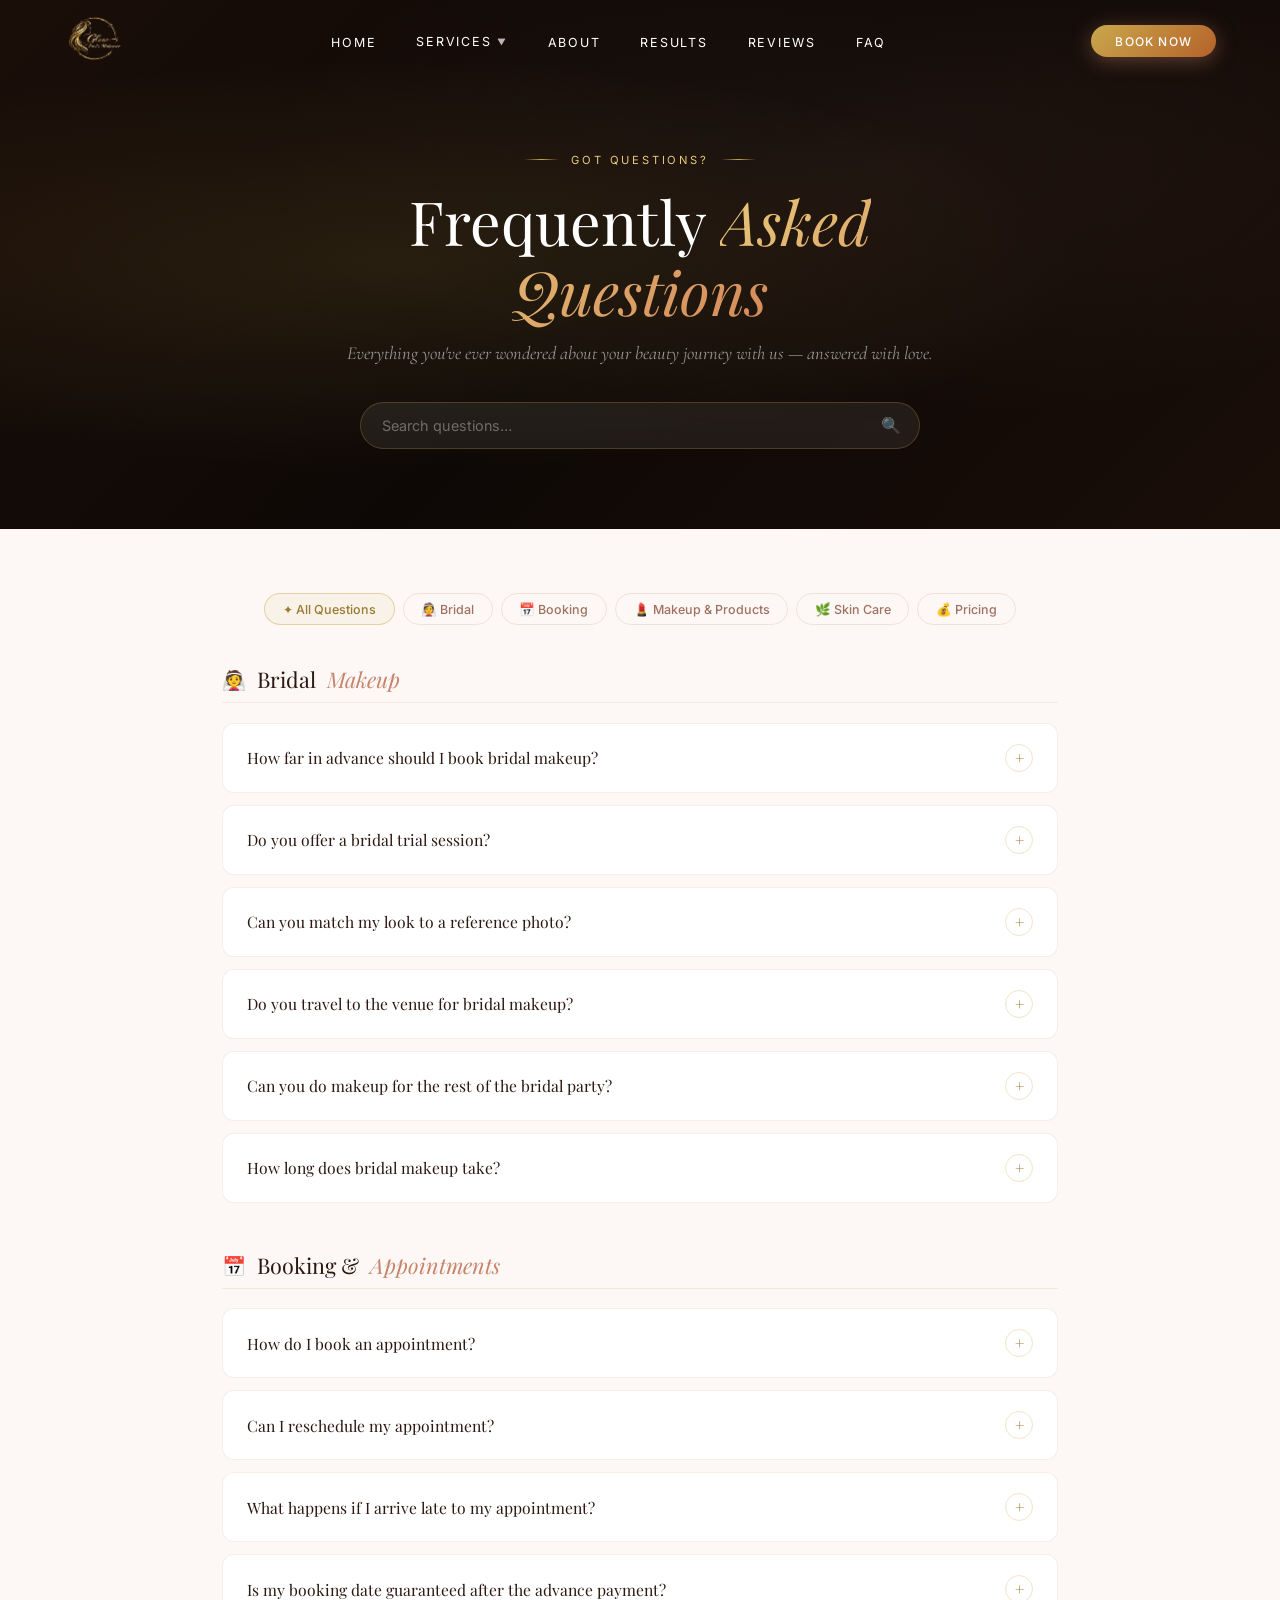
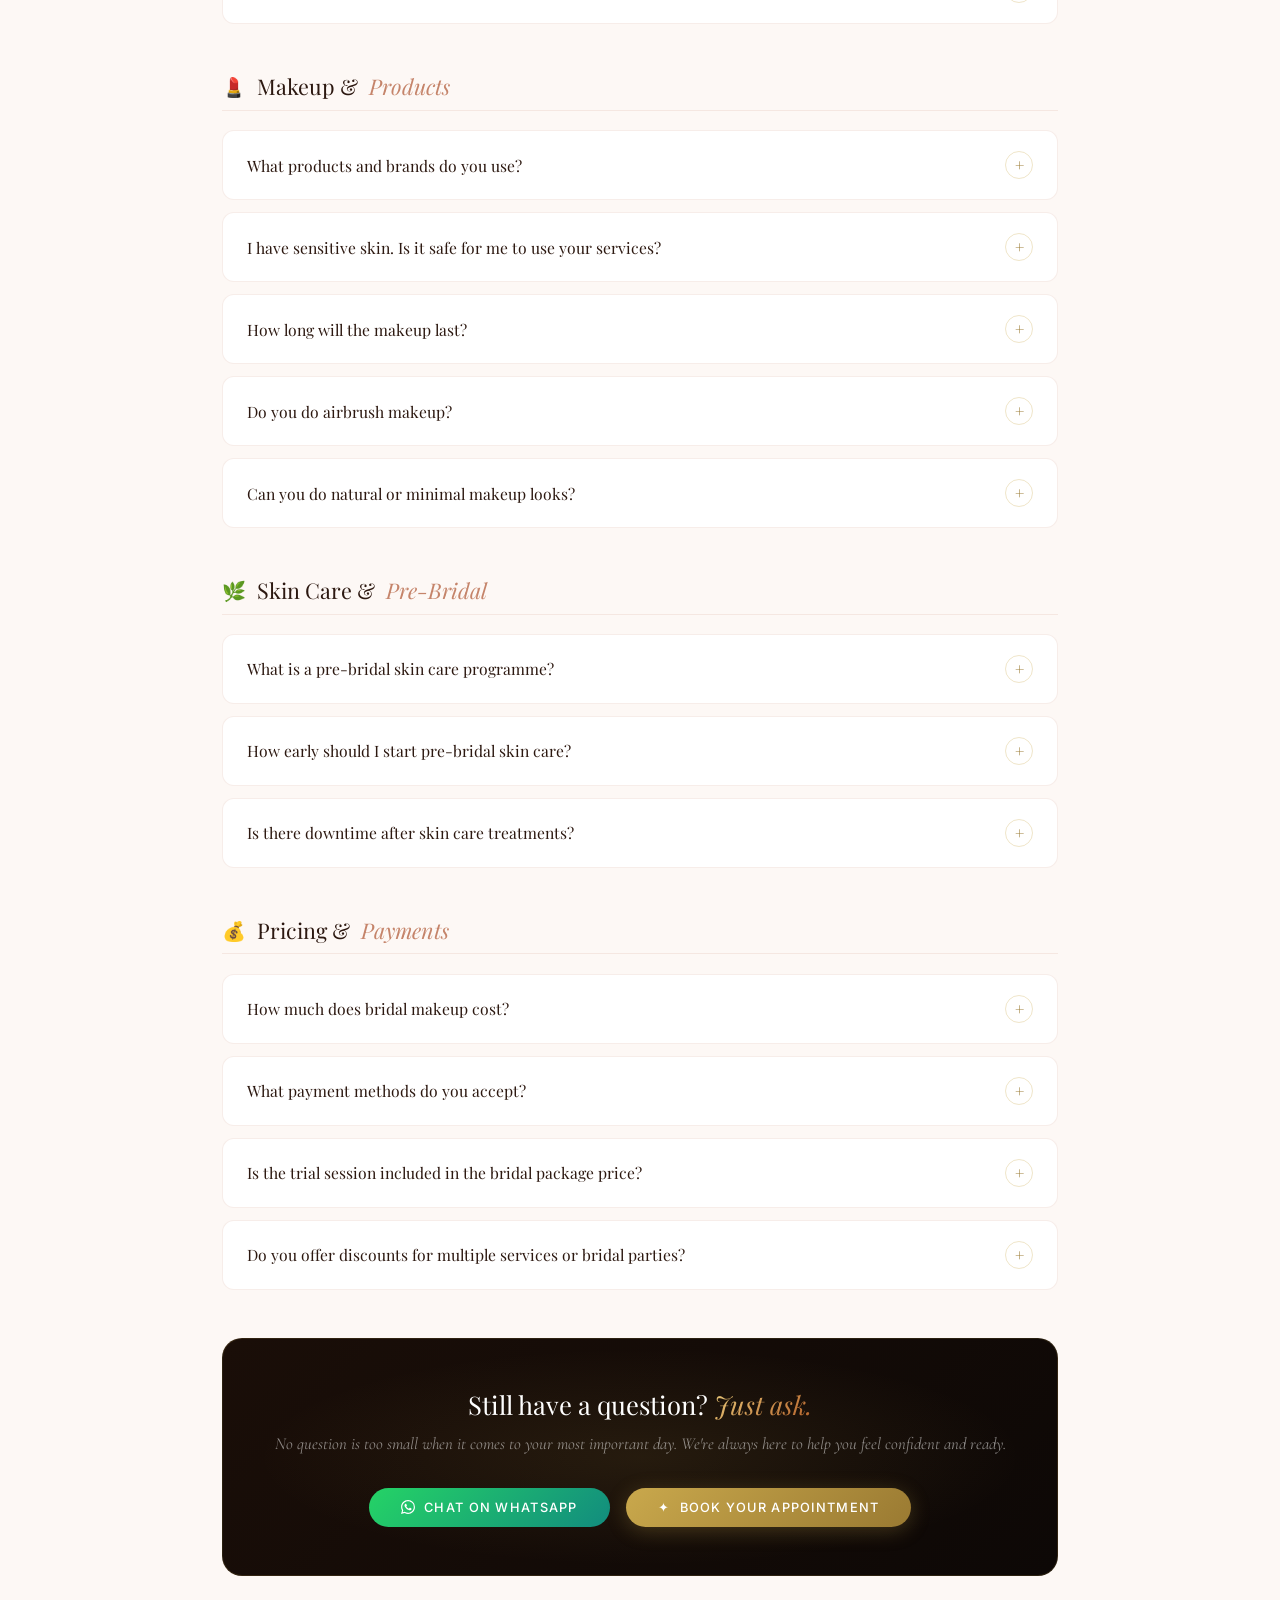
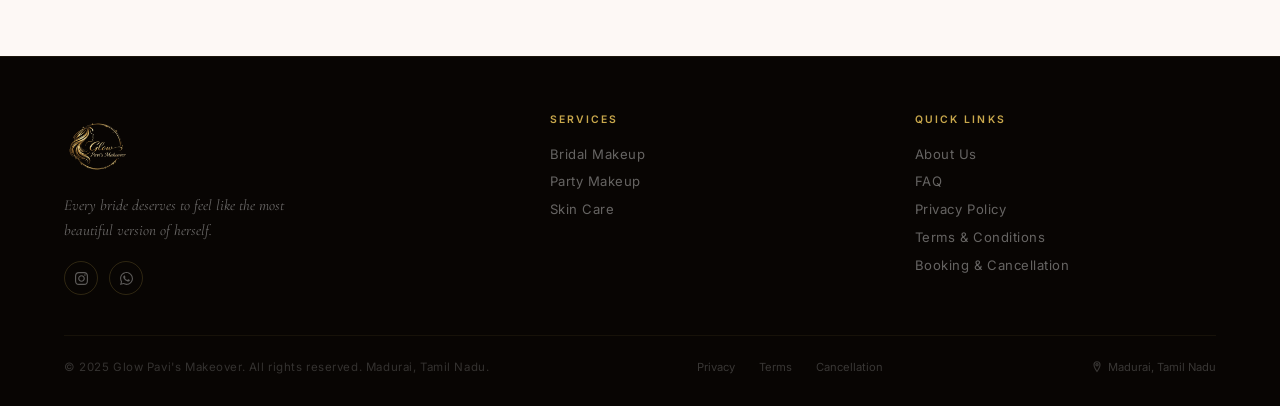
<file: faq.html>
<!DOCTYPE html>
<html lang="en">
<head>
<meta charset="UTF-8">
<meta name="viewport" content="width=device-width, initial-scale=1.0">
<title>FAQ — Frequently Asked Questions | Glow Pavi's Makeover Madurai</title>
<link href="https://fonts.googleapis.com/css2?family=Playfair+Display:ital,wght@0,400;0,600;0,700;1,400;1,600&family=Cormorant+Garamond:ital,wght@0,300;0,400;1,300;1,400&family=Inter:wght@300;400;500&display=swap" rel="stylesheet">
  <link rel="stylesheet" href="./navbar.css">
  <link rel="stylesheet" href="./footer.css">
<style>
*{margin:0;padding:0;box-sizing:border-box}
:root{
  --gold:#C9A84C;--gold-light:#E8C97A;--gold-dark:#9A7A32;
  --blush:#F2D0C8;--blush-deep:#E8A89A;--blush-soft:#FAF0EC;
  --rose-gold:#C5846A;--rose-light:#EBC4B8;
  --white:#FFFFFF;--off-white:#FDF8F5;--cream:#FAF3EE;
  --text-dark:#2C1810;--text-mid:#6B4C3B;--text-light:#A07060;
  --copper:#B5622A;--copper-light:#D4895A;
}
html{scroll-behavior:smooth;overflow-x:hidden}
body{font-family:'Inter',sans-serif;background:var(--off-white);color:var(--text-dark);overflow-x:hidden}

.page-hero{padding:9rem 0 5rem;background:linear-gradient(135deg,#1a0e08 0%,#0d0806 50%,#1a0e08 100%);position:relative;overflow:hidden;text-align:center}
.page-hero-bg{position:absolute;inset:0;background:radial-gradient(ellipse at 30% 50%,rgba(201,168,76,0.12),transparent 55%),radial-gradient(ellipse at 70% 30%,rgba(197,132,106,0.08),transparent 50%)}
.page-hero-content{position:relative;z-index:2;max-width:700px;margin:0 auto;padding:0 2rem}
.page-hero-eyebrow{display:inline-flex;align-items:center;gap:0.8rem;margin-bottom:1.2rem}
.hero-line{width:35px;height:1px;background:linear-gradient(90deg,transparent,var(--gold),transparent)}
.page-hero-eyebrow span{font-size:0.7rem;font-weight:400;letter-spacing:0.25em;text-transform:uppercase;color:var(--gold-light)}
.page-hero-title{font-family:'Playfair Display',serif;font-size:clamp(2.2rem,5vw,3.8rem);font-weight:400;color:var(--white);line-height:1.15;margin-bottom:0.8rem}
.page-hero-title em{font-style:italic;background:linear-gradient(135deg,var(--gold-light),var(--copper-light));-webkit-background-clip:text;-webkit-text-fill-color:transparent;background-clip:text}
.page-hero-subtitle{font-family:'Cormorant Garamond',serif;font-size:1.15rem;color:rgba(255,255,255,0.55);font-style:italic;line-height:1.7}
.page-hero-date{font-size:0.72rem;letter-spacing:0.15em;text-transform:uppercase;color:rgba(255,255,255,0.3);margin-top:1rem}
.toc{background:var(--cream);border:1px solid rgba(197,132,106,0.2);border-radius:16px;padding:1.8rem 2rem;margin-bottom:3rem;border-left:3px solid var(--gold)}
.toc-title{font-family:'Playfair Display',serif;font-size:1rem;font-weight:600;color:var(--text-dark);margin-bottom:1rem}
.toc-list{list-style:none;display:flex;flex-direction:column;gap:0.45rem}
.toc-list a{text-decoration:none;color:var(--text-mid);font-size:0.85rem;display:flex;align-items:center;gap:0.6rem;transition:color 0.2s,padding-left 0.2s}
.toc-list a::before{content:'✦';font-size:0.5rem;color:var(--gold);flex-shrink:0}
.toc-list a:hover{color:var(--gold-dark);padding-left:4px}
.policy-section{margin-bottom:3rem;scroll-margin-top:5rem}
.policy-section h2{font-family:'Playfair Display',serif;font-size:1.6rem;font-weight:400;color:var(--text-dark);margin-bottom:1rem;display:flex;align-items:center;gap:0.8rem;line-height:1.3;flex-wrap:wrap}
.section-num{font-size:0.72rem;font-weight:600;letter-spacing:0.1em;color:var(--gold-dark);background:rgba(201,168,76,0.1);border:1px solid rgba(201,168,76,0.2);border-radius:20px;padding:0.2rem 0.7rem;font-family:'Inter',sans-serif;white-space:nowrap}
.policy-section p{font-size:0.92rem;line-height:1.9;color:var(--text-mid);margin-bottom:1rem;font-weight:300}
.policy-section ul,.policy-section ol{padding-left:1.4rem;margin-bottom:1rem}
.policy-section li{font-size:0.9rem;line-height:1.85;color:var(--text-mid);margin-bottom:0.4rem;font-weight:300}
.policy-section li::marker{color:var(--gold)}
.policy-divider{height:1px;background:linear-gradient(90deg,transparent,rgba(197,132,106,0.25),transparent);margin:2.5rem 0}
.highlight-box{background:linear-gradient(135deg,rgba(201,168,76,0.06),rgba(197,132,106,0.04));border:1px solid rgba(201,168,76,0.2);border-radius:12px;padding:1.4rem 1.6rem;margin:1.2rem 0}
.highlight-box p{margin:0;font-size:0.88rem;line-height:1.8}
.highlight-box.warn{background:rgba(245,158,11,0.05);border-color:rgba(245,158,11,0.25)}
.highlight-box.warn p{color:#92400e}
.highlight-box.good{background:rgba(74,222,128,0.04);border-color:rgba(74,222,128,0.2)}
.highlight-box.good p{color:#065f46}
.contact-card{background:var(--cream);border:1px solid rgba(197,132,106,0.2);border-radius:16px;padding:2rem;text-align:center;margin-top:3rem}
.contact-card h3{font-family:'Playfair Display',serif;font-size:1.3rem;font-weight:400;color:var(--text-dark);margin-bottom:0.5rem}
.contact-card p{font-size:0.88rem;color:var(--text-light);margin-bottom:1.2rem;line-height:1.7}
.btn-gold{background:linear-gradient(135deg,var(--gold),var(--gold-dark));color:var(--white);padding:0.75rem 2rem;border-radius:50px;text-decoration:none;font-size:0.8rem;font-weight:500;letter-spacing:0.1em;text-transform:uppercase;transition:all 0.3s;box-shadow:0 4px 20px rgba(201,168,76,0.25);display:inline-flex;align-items:center;gap:0.6rem}
.btn-gold:hover{transform:translateY(-2px);box-shadow:0 8px 30px rgba(201,168,76,0.35)}
.btn-whatsapp{background:linear-gradient(135deg,#25D366,#128C7E);color:var(--white);padding:0.75rem 2rem;border-radius:50px;text-decoration:none;font-size:0.8rem;font-weight:500;letter-spacing:0.1em;text-transform:uppercase;transition:all 0.3s;display:inline-flex;align-items:center;gap:0.6rem}
.btn-whatsapp:hover{transform:translateY(-2px)}
.reveal{opacity:0;transform:translateY(24px);transition:opacity 0.6s ease,transform 0.6s ease}
.reveal.visible{opacity:1;transform:translateY(0)}

@media(max-width:900px){.content-wrap{padding:2.5rem 1.2rem 4rem}.page-hero{padding:7rem 0 4rem}}

.content-wrap{max-width:900px;margin:0 auto;padding:4rem 2rem 5rem}

/* SEARCH */
.faq-search-wrap{max-width:560px;margin:2rem auto 0;position:relative}
.faq-search{width:100%;padding:0.9rem 3.5rem 0.9rem 1.3rem;background:rgba(255,255,255,0.07);border:1px solid rgba(201,168,76,0.25);border-radius:50px;color:var(--white);font-family:'Inter',sans-serif;font-size:0.9rem;outline:none;transition:all 0.3s;backdrop-filter:blur(10px)}
.faq-search::placeholder{color:rgba(255,255,255,0.35)}
.faq-search:focus{border-color:rgba(201,168,76,0.5);background:rgba(255,255,255,0.1);box-shadow:0 0 0 3px rgba(201,168,76,0.08)}
.faq-search-icon{position:absolute;right:1.2rem;top:50%;transform:translateY(-50%);color:rgba(201,168,76,0.5);pointer-events:none;font-size:1rem}
/* CATEGORY FILTER */
.faq-filter-bar{display:flex;gap:0.5rem;margin-bottom:2.5rem;flex-wrap:wrap;justify-content:center}
.faq-filter-btn{padding:0.45rem 1.1rem;border-radius:20px;font-size:0.78rem;font-weight:500;cursor:pointer;border:1px solid rgba(197,132,106,0.2);color:var(--text-light);background:transparent;transition:all 0.2s;font-family:'Inter',sans-serif}
.faq-filter-btn:hover,.faq-filter-btn.active{border-color:rgba(201,168,76,0.45);color:var(--gold-dark);background:rgba(201,168,76,0.07)}
/* FAQ */
.faq-category-group{margin-bottom:3rem;scroll-margin-top:5rem}
.faq-category-title{font-family:'Playfair Display',serif;font-size:1.35rem;font-weight:400;color:var(--text-dark);margin-bottom:1.2rem;padding-bottom:0.6rem;border-bottom:1px solid rgba(197,132,106,0.15);display:flex;align-items:center;gap:0.7rem}
.faq-category-title em{font-style:italic;color:var(--rose-gold)}
.faq-category-icon{font-size:1.2rem}
.faq-item{border:1px solid rgba(197,132,106,0.15);border-radius:12px;margin-bottom:0.75rem;overflow:hidden;transition:border-color 0.3s,box-shadow 0.3s;background:var(--white)}
.faq-item.open{border-color:rgba(201,168,76,0.35);box-shadow:0 4px 20px rgba(201,168,76,0.07)}
.faq-q{display:flex;align-items:center;justify-content:space-between;gap:1rem;padding:1.25rem 1.5rem;cursor:pointer;font-family:'Playfair Display',serif;font-size:0.98rem;font-weight:400;color:var(--text-dark);background:transparent;transition:background 0.2s;user-select:none}
.faq-q:hover{background:var(--cream)}
.faq-item.open .faq-q{background:linear-gradient(135deg,rgba(201,168,76,0.05),rgba(197,132,106,0.03));color:var(--gold-dark)}
.faq-icon{width:28px;height:28px;min-width:28px;border-radius:50%;border:1px solid rgba(201,168,76,0.3);display:flex;align-items:center;justify-content:center;color:var(--gold-dark);font-size:1rem;transition:all 0.35s;background:transparent;font-style:normal;line-height:1}
.faq-item.open .faq-icon{background:linear-gradient(135deg,var(--gold),var(--copper));color:var(--white);border-color:transparent;transform:rotate(45deg)}
.faq-a{max-height:0;overflow:hidden;transition:max-height 0.45s cubic-bezier(0.25,0.46,0.45,0.94)}
.faq-item.open .faq-a{max-height:600px}
.faq-a-inner{padding:0.2rem 1.5rem 1.4rem;font-size:0.9rem;line-height:1.9;color:var(--text-mid);font-weight:300}
.faq-a-inner ul{padding-left:1.2rem;margin-top:0.6rem}
.faq-a-inner li{margin-bottom:0.4rem}
.faq-a-inner li::marker{color:var(--gold)}
.faq-a-inner strong{color:var(--text-dark);font-weight:500}
/* NO RESULTS */
.no-results{text-align:center;padding:3rem 2rem;color:var(--text-light);display:none}
.no-results-icon{font-size:2.5rem;display:block;margin-bottom:0.8rem;opacity:0.3}
.no-results p{font-size:0.88rem;line-height:1.7}
/* CTA SECTION */
.faq-cta{background:linear-gradient(135deg,#1a0e08,#0d0806);border-radius:20px;padding:3rem 2.5rem;text-align:center;margin-top:3rem;position:relative;overflow:hidden;border:1px solid rgba(201,168,76,0.15)}
.faq-cta::before{content:'';position:absolute;inset:0;background:radial-gradient(ellipse at 50% 50%,rgba(201,168,76,0.1),transparent 65%);pointer-events:none}
.faq-cta-content{position:relative;z-index:1}
.faq-cta h3{font-family:'Playfair Display',serif;font-size:1.6rem;font-weight:400;color:var(--white);margin-bottom:0.6rem}
.faq-cta h3 em{font-style:italic;background:linear-gradient(135deg,var(--gold-light),var(--copper));-webkit-background-clip:text;-webkit-text-fill-color:transparent;background-clip:text}
.faq-cta p{font-family:'Cormorant Garamond',serif;font-size:1.05rem;color:rgba(255,255,255,0.5);font-style:italic;margin-bottom:1.8rem;line-height:1.7}
@media(max-width:900px){.faq-cta{padding:2rem 1.5rem}}
</style>
  <meta name="description" content="Answers to your top questions about bridal makeup, booking, pricing, products and more at Glow Pavi's Makeover, Madurai.">
  <meta name="keywords" content="Glow Pavi FAQ, bridal makeup questions Madurai, makeup booking Madurai, makeup artist FAQ Madurai">
  <meta name="robots" content="index, follow">
  <meta name="author" content="Glow Pavi's Makeover">
  <meta property="og:type" content="website">
  <meta property="og:title" content="FAQ | Glow Pavi's Makeover Madurai">
  <meta property="og:description" content="Got questions? Find answers about bridal makeup, booking, pricing & more at Glow Pavi's Makeover, Madurai.">
  <meta property="og:url" content="https://glowpavismakeover.com/faq.html">
  <meta property="og:site_name" content="Glow Pavi's Makeover">
  <meta name="twitter:card" content="summary_large_image">
  <meta name="twitter:title" content="FAQ | Glow Pavi's Makeover Madurai">
  <meta name="twitter:description" content="Got questions? Find answers about bridal makeup, booking, pricing & more at Glow Pavi's Makeover, Madurai.">
  <link rel="canonical" href="https://glowpavismakeover.com/faq.html">
</head>
<body>
<a class="sticky-wa" href="https://wa.me/919344089990" target="_blank" rel="noopener" aria-label="Chat on WhatsApp">
  <svg viewBox="0 0 24 24" fill="currentColor"><path d="M17.472 14.382c-.297-.149-1.758-.867-2.03-.967-.273-.099-.471-.148-.67.15-.197.297-.767.966-.94 1.164-.173.199-.347.223-.644.075-.297-.15-1.255-.463-2.39-1.475-.883-.788-1.48-1.761-1.653-2.059-.173-.297-.018-.458.13-.606.134-.133.298-.347.446-.52.149-.174.198-.298.298-.497.099-.198.05-.371-.025-.52-.075-.149-.669-1.612-.916-2.207-.242-.579-.487-.5-.669-.51-.173-.008-.371-.01-.57-.01-.198 0-.52.074-.792.372-.272.297-1.04 1.016-1.04 2.479 0 1.462 1.065 2.875 1.213 3.074.149.198 2.096 3.2 5.077 4.487.709.306 1.262.489 1.694.625.712.227 1.36.195 1.871.118.571-.085 1.758-.719 2.006-1.413.248-.694.248-1.289.173-1.413-.074-.124-.272-.198-.57-.347m-5.421 7.403h-.004a9.87 9.87 0 01-5.031-1.378l-.361-.214-3.741.982.998-3.648-.235-.374a9.86 9.86 0 01-1.51-5.26c.001-5.45 4.436-9.884 9.888-9.884 2.64 0 5.122 1.03 6.988 2.898a9.825 9.825 0 012.893 6.994c-.003 5.45-4.437 9.884-9.885 9.884m8.413-18.297A11.815 11.815 0 0012.05 0C5.495 0 .16 5.335.157 11.892c0 2.096.547 4.142 1.588 5.945L.057 24l6.305-1.654a11.882 11.882 0 005.683 1.448h.005c6.554 0 11.89-5.335 11.893-11.893a11.821 11.821 0 00-3.48-8.413z"/></svg>
  Book on WhatsApp
</a>

<div class="mobile-overlay" id="mobileOverlay"></div>

<nav class="mobile-nav" id="mobileNav" aria-hidden="true">
  <span class="mobile-section-label">Main</span>
  <a href="./index.html">Home</a>
  <a href="./index.html#about">About Pavi</a>
  <a href="./index.html#beforeafter">Results</a>
  <a href="./index.html#trust-section">Reviews</a>
  <a href="./index.html#faq">FAQ</a>
  <span class="mobile-section-label">Services</span>
  <a href="./bridal-makeup.html" onclick="closeMobileNav()">👰 Bridal Makeup</a>
  <a href="./party-makeup.html" onclick="closeMobileNav()">✨ Party Makeup</a>
  <a href="./skin-care.html" onclick="closeMobileNav()">🌿 Skin Care</a>
  <a href="./index.html#booking" class="mobile-cta">Book Now</a>
</nav>

<nav id="mainNav">
  <div class="nav-logo">
    <a href="./index.html">
      <img src="./assets/image/logo1.png" alt="Glow Pavi's Makeover"
        onerror="this.style.display='none';this.parentElement.innerHTML='<span style=\'font-family:Bodoni Moda,serif;font-size:1.1rem;font-weight:600;background:linear-gradient(135deg,#C9A84C,#C5846A);-webkit-background-clip:text;-webkit-text-fill-color:transparent\'>Glow Pavi\'s</span>'">
    </a>
  </div>
  <ul class="nav-links">
    <li><a href="./index.html">Home</a></li>
    <li class="nav-dropdown">
      <a href="./index.html#services">Services <span class="caret">▼</span></a>
      <div class="dropdown-menu">
        <a class="dropdown-item" href="./bridal-makeup.html"><span class="di-icon">👰</span><span class="di-label">Bridal Makeup</span></a>
        <div class="dropdown-divider"></div>
        <a class="dropdown-item" href="./party-makeup.html"><span class="di-icon">✨</span><span class="di-label">Party Makeup</span></a>
        <div class="dropdown-divider"></div>
        <a class="dropdown-item" href="./skin-care.html"><span class="di-icon">🌿</span><span class="di-label">Skin Care</span></a>
      </div>
    </li>
    <li><a href="./about.html">About</a></li>
    <li><a href="./index.html#beforeafter">Results</a></li>
    <li><a href="./index.html#trust-section">Reviews</a></li>
    <li><a href="./index.html#faq">FAQ</a></li>
  </ul>
  <div style="display:flex;align-items:center;gap:1rem">
    <a href="./index.html#booking" class="nav-cta">Book Now</a>
    <button class="hamburger" id="hamburgerBtn" aria-label="Open menu" aria-expanded="false">
      <span></span><span></span><span></span>
    </button>
  </div>
</nav>



<!-- HERO -->
<div class="page-hero">
  <div class="page-hero-bg"></div>
  <div class="page-hero-content">
    <div class="page-hero-eyebrow"><div class="hero-line"></div><span>Got Questions?</span><div class="hero-line"></div></div>
    <h1 class="page-hero-title">Frequently <em>Asked Questions</em></h1>
    <p class="page-hero-subtitle">Everything you've ever wondered about your beauty journey with us — answered with love.</p>
    <div class="faq-search-wrap">
      <input type="text" class="faq-search" id="faqSearch" placeholder="Search questions…" oninput="searchFAQ(this.value)" autocomplete="off">
      <span class="faq-search-icon">🔍</span>
    </div>
  </div>
</div>

<!-- CONTENT -->
<div class="content-wrap">

  <div class="faq-filter-bar reveal">
    <button class="faq-filter-btn active" onclick="filterCategory('all',this)">✦ All Questions</button>
    <button class="faq-filter-btn" onclick="filterCategory('bridal',this)">👰 Bridal</button>
    <button class="faq-filter-btn" onclick="filterCategory('booking',this)">📅 Booking</button>
    <button class="faq-filter-btn" onclick="filterCategory('makeup',this)">💄 Makeup &amp; Products</button>
    <button class="faq-filter-btn" onclick="filterCategory('skin',this)">🌿 Skin Care</button>
    <button class="faq-filter-btn" onclick="filterCategory('pricing',this)">💰 Pricing</button>
  </div>

  <div id="faqContainer">

    <!-- BRIDAL -->
    <div class="faq-category-group reveal" data-category="bridal" id="cat-bridal">
      <div class="faq-category-title"><span class="faq-category-icon">👰</span> Bridal <em>Makeup</em></div>

      <div class="faq-item" data-q="How far in advance should I book bridal makeup?" data-cat="bridal">
        <div class="faq-q" onclick="toggleFAQ(this)">
          How far in advance should I book bridal makeup?
          <span class="faq-icon">+</span>
        </div>
        <div class="faq-a"><div class="faq-a-inner">We recommend booking your bridal makeup at least <strong>2–4 months in advance</strong>, especially for peak wedding season (October–January). Popular dates fill up very quickly. For the wedding trial, plan to have it 2–4 weeks before your wedding day so there's enough time for adjustments if needed.</div></div>
      </div>

      <div class="faq-item" data-q="Do you offer a bridal trial session?" data-cat="bridal">
        <div class="faq-q" onclick="toggleFAQ(this)">
          Do you offer a bridal trial session?
          <span class="faq-icon">+</span>
        </div>
        <div class="faq-a"><div class="faq-a-inner">Yes — and we <strong>strongly recommend</strong> every bride books a trial session. The trial is an opportunity for us to understand your vision, test the look on your skin, and make adjustments before your big day. It also helps you feel confident and relaxed on your wedding morning. Trial sessions are booked separately and priced as discussed at booking.</div></div>
      </div>

      <div class="faq-item" data-q="Can you match my look to a reference photo?" data-cat="bridal">
        <div class="faq-q" onclick="toggleFAQ(this)">
          Can you match my look to a reference photo?
          <span class="faq-icon">+</span>
        </div>
        <div class="faq-a"><div class="faq-a-inner">Reference photos are a wonderful starting point and we encourage you to bring them! We use your inspirations to understand your aesthetic — but we also tailor the look to what works beautifully for <strong>your unique features, skin tone, and personality</strong>. Our goal is not to copy a look, but to create one that makes you feel like the best version of yourself.</div></div>
      </div>

      <div class="faq-item" data-q="Do you travel to the venue for bridal makeup?" data-cat="bridal">
        <div class="faq-q" onclick="toggleFAQ(this)">
          Do you travel to the venue for bridal makeup?
          <span class="faq-icon">+</span>
        </div>
        <div class="faq-a"><div class="faq-a-inner">Yes! We do travel to wedding venues in and around Madurai. For venues within the city, travel is included in most bridal packages. For venues outside Madurai, a <strong>travel fee will be discussed and agreed upon</strong> at the time of booking. We always ensure a stress-free, comfortable morning by arriving well before your scheduled start time.</div></div>
      </div>

      <div class="faq-item" data-q="Can you do makeup for the rest of the bridal party?" data-cat="bridal">
        <div class="faq-q" onclick="toggleFAQ(this)">
          Can you do makeup for the rest of the bridal party?
          <span class="faq-icon">+</span>
        </div>
        <div class="faq-a"><div class="faq-a-inner">Absolutely! We can accommodate makeup for the bride's mother, sisters, bridesmaids, and other family members. All additional members of the bridal party must be <strong>confirmed and included at the time of booking</strong> so we can plan the schedule properly. Walk-in additions on the wedding day cannot be guaranteed.</div></div>
      </div>

      <div class="faq-item" data-q="How long does bridal makeup take?" data-cat="bridal">
        <div class="faq-q" onclick="toggleFAQ(this)">
          How long does bridal makeup take?
          <span class="faq-icon">+</span>
        </div>
        <div class="faq-a"><div class="faq-a-inner">A full bridal makeup session typically takes <strong>2.5 to 3.5 hours</strong>, depending on the complexity of the look and whether hair styling is included. We always recommend starting earlier than you think necessary — a relaxed, unhurried morning creates the best results. We will discuss the timeline when planning your booking.</div></div>
      </div>
    </div>

    <!-- BOOKING -->
    <div class="faq-category-group reveal" data-category="booking" id="cat-booking">
      <div class="faq-category-title"><span class="faq-category-icon">📅</span> Booking &amp; <em>Appointments</em></div>

      <div class="faq-item" data-q="How do I book an appointment?" data-cat="booking">
        <div class="faq-q" onclick="toggleFAQ(this)">
          How do I book an appointment?
          <span class="faq-icon">+</span>
        </div>
        <div class="faq-a"><div class="faq-a-inner">The easiest way to book is via <strong>WhatsApp</strong>. Send us a message describing the service you need, your preferred date, and any details about your event. We'll check availability, discuss your requirements, and once the advance payment is received, your slot is confirmed. You can also reach us on Instagram DM.</div></div>
      </div>

      <div class="faq-item" data-q="Can I reschedule my appointment?" data-cat="booking">
        <div class="faq-q" onclick="toggleFAQ(this)">
          Can I reschedule my appointment?
          <span class="faq-icon">+</span>
        </div>
        <div class="faq-a"><div class="faq-a-inner">Yes — life happens, and we understand. Rescheduling requests made at least <strong>72 hours before your appointment</strong> can usually be accommodated at no extra charge, subject to availability. Requests within 72 hours may incur a small rebooking fee. Each booking can be rescheduled once. Please see our full <a href="booking-cancellation.html" style="color:var(--gold-dark);text-decoration:underline">Booking &amp; Cancellation Policy</a> for complete details.</div></div>
      </div>

      <div class="faq-item" data-q="What happens if I arrive late?" data-cat="booking">
        <div class="faq-q" onclick="toggleFAQ(this)">
          What happens if I arrive late to my appointment?
          <span class="faq-icon">+</span>
        </div>
        <div class="faq-a"><div class="faq-a-inner">We ask all clients to arrive at least <strong>10 minutes before</strong> their scheduled time. If you arrive late, we will do our best to accommodate you, but the session will still end at the originally scheduled time — so you may receive a shorter service. For significant delays (30+ minutes), we may need to reschedule. Please contact us via WhatsApp if you're running late.</div></div>
      </div>

      <div class="faq-item" data-q="Is my booking date guaranteed?" data-cat="booking">
        <div class="faq-q" onclick="toggleFAQ(this)">
          Is my booking date guaranteed after the advance payment?
          <span class="faq-icon">+</span>
        </div>
        <div class="faq-a"><div class="faq-a-inner">Yes. Once your advance payment is received and confirmed by us, your date is <strong>exclusively reserved</strong> for you. We will not accept any conflicting bookings for that date. This is especially important for bridal bookings, where we commit your entire wedding morning to you and your family.</div></div>
      </div>
    </div>

    <!-- MAKEUP & PRODUCTS -->
    <div class="faq-category-group reveal" data-category="makeup" id="cat-makeup">
      <div class="faq-category-title"><span class="faq-category-icon">💄</span> Makeup &amp; <em>Products</em></div>

      <div class="faq-item" data-q="What products and brands do you use?" data-cat="makeup">
        <div class="faq-q" onclick="toggleFAQ(this)">
          What products and brands do you use?
          <span class="faq-icon">+</span>
        </div>
        <div class="faq-a"><div class="faq-a-inner">We use a curated mix of <strong>professional-grade international and Indian brands</strong> that are well-tested, long-lasting, and suitable for diverse Indian skin tones. Our kit includes products from brands known for their performance under camera, in humid weather, and across long wedding days. We are happy to share specific product details if you have particular concerns or allergies.</div></div>
      </div>

      <div class="faq-item" data-q="I have sensitive skin. Is it safe for me?" data-cat="makeup">
        <div class="faq-q" onclick="toggleFAQ(this)">
          I have sensitive skin. Is it safe for me to use your services?
          <span class="faq-icon">+</span>
        </div>
        <div class="faq-a"><div class="faq-a-inner">Absolutely. We have worked with many clients with sensitive, reactive, or condition-prone skin. <strong>Please inform us in advance</strong> about any allergies, sensitivities, or skin conditions (eczema, rosacea, acne-prone skin, etc.). We will select products that are gentle and appropriate for your skin, and perform a small patch test if needed before your session.</div></div>
      </div>

      <div class="faq-item" data-q="How long will the makeup last?" data-cat="makeup">
        <div class="faq-q" onclick="toggleFAQ(this)">
          How long will the makeup last?
          <span class="faq-icon">+</span>
        </div>
        <div class="faq-a"><div class="faq-a-inner">With our professional setting techniques and long-wear products, makeup typically lasts <strong>10–14 hours</strong>. Longevity depends on your skin type (oily skin tends to break down makeup faster), the weather/humidity, and your activity level. We provide a few tips before you leave to help your look last as long as possible.</div></div>
      </div>

      <div class="faq-item" data-q="Do you do airbrush makeup?" data-cat="makeup">
        <div class="faq-q" onclick="toggleFAQ(this)">
          Do you do airbrush makeup?
          <span class="faq-icon">+</span>
        </div>
        <div class="faq-a"><div class="faq-a-inner">Yes! We are certified in <strong>airbrush makeup artistry</strong>. Airbrush application creates an exceptionally smooth, lightweight, and camera-ready finish that photographs beautifully. It is particularly popular for bridal looks. Ask about airbrush options when discussing your booking — it may be included in select packages or available as an add-on.</div></div>
      </div>

      <div class="faq-item" data-q="Can you do natural or no-makeup makeup looks?" data-cat="makeup">
        <div class="faq-q" onclick="toggleFAQ(this)">
          Can you do natural or minimal makeup looks?
          <span class="faq-icon">+</span>
        </div>
        <div class="faq-a"><div class="faq-a-inner">Absolutely — and we love creating them! Not every client wants full glam, and we respect that deeply. We are equally skilled at soft, dewy, skin-first looks that enhance your natural beauty while still being polished and long-lasting. Just share your preference during the consultation and we will tailor the look accordingly.</div></div>
      </div>
    </div>

    <!-- SKIN CARE -->
    <div class="faq-category-group reveal" data-category="skin" id="cat-skin">
      <div class="faq-category-title"><span class="faq-category-icon">🌿</span> Skin Care &amp; <em>Pre-Bridal</em></div>

      <div class="faq-item" data-q="What is pre-bridal skin care?" data-cat="skin">
        <div class="faq-q" onclick="toggleFAQ(this)">
          What is a pre-bridal skin care programme?
          <span class="faq-icon">+</span>
        </div>
        <div class="faq-a"><div class="faq-a-inner">A pre-bridal skin care programme is a series of <strong>facials, treatments, and skin-prep sessions</strong> done in the weeks or months before your wedding. The goal is to address specific concerns (pigmentation, dullness, acne, uneven texture) and bring your skin to its healthiest, most radiant state — so makeup sits beautifully on your wedding day. We customise every programme to your skin type and timeline.</div></div>
      </div>

      <div class="faq-item" data-q="How far in advance should I start pre-bridal treatments?" data-cat="skin">
        <div class="faq-q" onclick="toggleFAQ(this)">
          How early should I start pre-bridal skin care?
          <span class="faq-icon">+</span>
        </div>
        <div class="faq-a"><div class="faq-a-inner">Ideally, begin your pre-bridal programme <strong>3–6 months before your wedding</strong>. This gives enough time for visible skin transformation. However, even a 4–6 week programme closer to the wedding can produce meaningful improvements. The earlier you start, the more dramatic and lasting the results. Contact us for a personalised consultation.</div></div>
      </div>

      <div class="faq-item" data-q="Is there any downtime after facial treatments?" data-cat="skin">
        <div class="faq-q" onclick="toggleFAQ(this)">
          Is there downtime after skin care treatments?
          <span class="faq-icon">+</span>
        </div>
        <div class="faq-a"><div class="faq-a-inner">Most of our facial and skin care treatments have <strong>minimal to no downtime</strong> — you can resume your normal day immediately after. Some deeper treatments may cause mild redness or sensitivity for a few hours. We always advise on aftercare and will schedule treatments well in advance of important events so your skin has time to settle and glow.</div></div>
      </div>
    </div>

    <!-- PRICING -->
    <div class="faq-category-group reveal" data-category="pricing" id="cat-pricing">
      <div class="faq-category-title"><span class="faq-category-icon">💰</span> Pricing &amp; <em>Payments</em></div>

      <div class="faq-item" data-q="How much does bridal makeup cost?" data-cat="pricing">
        <div class="faq-q" onclick="toggleFAQ(this)">
          How much does bridal makeup cost?
          <span class="faq-icon">+</span>
        </div>
        <div class="faq-a"><div class="faq-a-inner">Pricing varies depending on the services included, the complexity of the look, travel requirements, and whether hair styling is part of the package. We believe in <strong>transparent, personalised pricing</strong> — we'll give you a clear quote after understanding exactly what you need. Please contact us via WhatsApp to discuss your specific requirements and receive a customised quote.</div></div>
      </div>

      <div class="faq-item" data-q="What payment methods do you accept?" data-cat="pricing">
        <div class="faq-q" onclick="toggleFAQ(this)">
          What payment methods do you accept?
          <span class="faq-icon">+</span>
        </div>
        <div class="faq-a"><div class="faq-a-inner">We accept <strong>UPI (GPay, PhonePe, Paytm), bank transfer, and cash</strong>. For advance payments, we prefer UPI or bank transfer as it provides a clear record for both parties. Please ensure payments are made only to our official accounts — details will be shared during the booking process.</div></div>
      </div>

      <div class="faq-item" data-q="Is the trial session included in the bridal package price?" data-cat="pricing">
        <div class="faq-q" onclick="toggleFAQ(this)">
          Is the trial session included in the bridal package price?
          <span class="faq-icon">+</span>
        </div>
        <div class="faq-a"><div class="faq-a-inner">This varies by package. Some of our bridal packages <strong>include a complimentary trial</strong>, while for others it may be offered at a discounted rate. We will clarify this clearly when discussing your package options. We always recommend a trial regardless — the confidence it gives you is invaluable.</div></div>
      </div>

      <div class="faq-item" data-q="Do you offer discounts for multiple services?" data-cat="pricing">
        <div class="faq-q" onclick="toggleFAQ(this)">
          Do you offer discounts for multiple services or bridal parties?
          <span class="faq-icon">+</span>
        </div>
        <div class="faq-a"><div class="faq-a-inner">Yes! When booking makeup for multiple members of the bridal party (bride + family), we offer <strong>bundled pricing</strong> that is more economical than individual bookings. The exact discount depends on the number of people and services required. Reach out to discuss your full requirements and we'll put together a comprehensive, value-packed quote.</div></div>
      </div>
    </div>

  </div><!-- /faqContainer -->

  <div class="no-results" id="noResults">
    <span class="no-results-icon">🔍</span>
    <p>No questions matched your search.<br>Try different keywords, or <a href="https://wa.me/919344089990" style="color:var(--gold-dark)">ask us directly on WhatsApp</a> — we're always happy to help!</p>
  </div>

  <!-- CTA -->
  <div class="faq-cta reveal">
    <div class="faq-cta-content">
      <h3>Still have a question? <em>Just ask.</em></h3>
      <p>No question is too small when it comes to your most important day. We're always here to help you feel confident and ready.</p>
      <div style="display:flex;gap:1rem;justify-content:center;flex-wrap:wrap">
        <a href="https://wa.me/919344089990" class="btn-whatsapp">
          <svg width="14" height="14" viewBox="0 0 24 24" fill="currentColor"><path d="M17.472 14.382c-.297-.149-1.758-.867-2.03-.967-.273-.099-.471-.148-.67.15-.197.297-.767.966-.94 1.164-.173.199-.347.223-.644.075-.297-.15-1.255-.463-2.39-1.475-.883-.788-1.48-1.761-1.653-2.059-.173-.297-.018-.458.13-.606.134-.133.298-.347.446-.52.149-.174.198-.298.298-.497.099-.198.05-.371-.025-.52-.075-.149-.669-1.612-.916-2.207-.242-.579-.487-.5-.669-.51-.173-.008-.371-.01-.57-.01-.198 0-.52.074-.792.372-.272.297-1.04 1.016-1.04 2.479 0 1.462 1.065 2.875 1.213 3.074.149.198 2.096 3.2 5.077 4.487.709.306 1.262.489 1.694.625.712.227 1.36.195 1.871.118.571-.085 1.758-.719 2.006-1.413.248-.694.248-1.289.173-1.413-.074-.124-.272-.198-.57-.347m-5.421 7.403h-.004a9.87 9.87 0 01-5.031-1.378l-.361-.214-3.741.982.998-3.648-.235-.374a9.86 9.86 0 01-1.51-5.26c.001-5.45 4.436-9.884 9.888-9.884 2.64 0 5.122 1.03 6.988 2.898a9.825 9.825 0 012.893 6.994c-.003 5.45-4.437 9.884-9.885 9.884m8.413-18.297A11.815 11.815 0 0012.05 0C5.495 0 .16 5.335.157 11.892c0 2.096.547 4.142 1.588 5.945L.057 24l6.305-1.654a11.882 11.882 0 005.683 1.448h.005c6.554 0 11.89-5.335 11.893-11.893a11.821 11.821 0 00-3.48-8.413z"/></svg>
          Chat on WhatsApp
        </a>
        <a href="index.html#cta" class="btn-gold"><span>✦</span> Book Your Appointment</a>
      </div>
    </div>
  </div>
</div>



<footer>
  <div class="footer-main">
    <div>
      <div class="footer-logo">
        <a href="./index.html">
          <img src="./assets/image/logo1.png" alt="Glow Pavi's Makeover logo" onerror="this.style.display='none'">
        </a>
      </div>
      <p class="footer-slogan">Every bride deserves to feel like the most beautiful version of herself.</p>
      <div class="footer-social">
        <a class="social-btn" href="https://www.instagram.com/glowpavis/" target="_blank" rel="noopener noreferrer" title="Instagram" aria-label="Follow on Instagram">
          <svg width="13" height="13" viewBox="0 0 24 24" fill="currentColor"><path d="M12 2.163c3.204 0 3.584.012 4.85.07 3.252.148 4.771 1.691 4.919 4.919.058 1.265.069 1.645.069 4.849 0 3.205-.012 3.584-.069 4.849-.149 3.225-1.664 4.771-4.919 4.919-1.266.058-1.644.07-4.85.07-3.204 0-3.584-.012-4.849-.07-3.26-.149-4.771-1.699-4.919-4.92-.058-1.265-.07-1.644-.07-4.849 0-3.204.013-3.583.07-4.849.149-3.227 1.664-4.771 4.919-4.919 1.266-.057 1.645-.069 4.849-.069zm0-2.163c-3.259 0-3.667.014-4.947.072-4.358.2-6.78 2.618-6.98 6.98-.059 1.281-.073 1.689-.073 4.948 0 3.259.014 3.668.072 4.948.2 4.358 2.618 6.78 6.98 6.98 1.281.058 1.689.072 4.948.072 3.259 0 3.668-.014 4.948-.072 4.354-.2 6.782-2.618 6.979-6.98.059-1.28.073-1.689.073-4.948 0-3.259-.014-3.667-.072-4.947-.196-4.354-2.617-6.78-6.979-6.98-1.281-.059-1.69-.073-4.949-.073zm0 5.838c-3.403 0-6.162 2.759-6.162 6.162s2.759 6.163 6.162 6.163 6.162-2.759 6.162-6.163c0-3.403-2.759-6.162-6.162-6.162zm0 10.162c-2.209 0-4-1.79-4-4 0-2.209 1.791-4 4-4s4 1.791 4 4c0 2.21-1.791 4-4 4zm6.406-11.845c-.796 0-1.441.645-1.441 1.44s.645 1.44 1.441 1.44c.795 0 1.439-.645 1.439-1.44s-.644-1.44-1.439-1.44z"/></svg>
        </a>
        <a class="social-btn" href="https://wa.me/919344089990" target="_blank" rel="noopener" title="WhatsApp" aria-label="Chat on WhatsApp">
          <svg width="13" height="13" viewBox="0 0 24 24" fill="currentColor"><path d="M17.472 14.382c-.297-.149-1.758-.867-2.03-.967-.273-.099-.471-.148-.67.15-.197.297-.767.966-.94 1.164-.173.199-.347.223-.644.075-.297-.15-1.255-.463-2.39-1.475-.883-.788-1.48-1.761-1.653-2.059-.173-.297-.018-.458.13-.606.134-.133.298-.347.446-.52.149-.174.198-.298.298-.497.099-.198.05-.371-.025-.52-.075-.149-.669-1.612-.916-2.207-.242-.579-.487-.5-.669-.51-.173-.008-.371-.01-.57-.01-.198 0-.52.074-.792.372-.272.297-1.04 1.016-1.04 2.479 0 1.462 1.065 2.875 1.213 3.074.149.198 2.096 3.2 5.077 4.487.709.306 1.262.489 1.694.625.712.227 1.36.195 1.871.118.571-.085 1.758-.719 2.006-1.413.248-.694.248-1.289.173-1.413-.074-.124-.272-.198-.57-.347m-5.421 7.403h-.004a9.87 9.87 0 01-5.031-1.378l-.361-.214-3.741.982.998-3.648-.235-.374a9.86 9.86 0 01-1.51-5.26c.001-5.45 4.436-9.884 9.888-9.884 2.64 0 5.122 1.03 6.988 2.898a9.825 9.825 0 012.893 6.994c-.003 5.45-4.437 9.884-9.885 9.884m8.413-18.297A11.815 11.815 0 0012.05 0C5.495 0 .16 5.335.157 11.892c0 2.096.547 4.142 1.588 5.945L.057 24l6.305-1.654a11.882 11.882 0 005.683 1.448h.005c6.554 0 11.89-5.335 11.893-11.893a11.821 11.821 0 00-3.48-8.413z"/></svg>
        </a>
      </div>
    </div>
    <div>
      <span class="footer-col-title">Services</span>
      <div class="footer-col-links">
        <a href="./bridal-makeup.html">Bridal Makeup</a>
        <a href="./party-makeup.html">Party Makeup</a>
        <a href="./skin-care.html">Skin Care</a>
      </div>
    </div>
    <div>
      <span class="footer-col-title">Quick Links</span>
      <div class="footer-col-links">
        <a href="./about.html">About Us</a>
        <a href="./faq.html">FAQ</a>
        <a href="./privacy-policy.html">Privacy Policy</a>
        <a href="./terms.html">Terms &amp; Conditions</a>
        <a href="./booking-cancellation.html">Booking &amp; Cancellation</a>
      </div>
    </div>
  </div>
  <div class="footer-bottom">
    <p class="footer-copy">© 2025 Glow Pavi's Makeover. All rights reserved. Madurai, Tamil Nadu.</p>
    <div class="footer-bottom-links">
      <a href="./privacy-policy.html">Privacy</a>
      <a href="./terms.html">Terms</a>
      <a href="./booking-cancellation.html">Cancellation</a>
    </div>
    <address class="footer-location" style="font-style:normal">
      <svg width="10" height="12" viewBox="0 0 12 16" fill="none" stroke="currentColor" stroke-width="1.5"><path d="M6 1C3.79 1 2 2.79 2 5c0 3.25 4 9 4 9s4-5.75 4-9c0-2.21-1.79-4-4-4z"/><circle cx="6" cy="5" r="1.5"/></svg>
      Madurai, Tamil Nadu
    </address>
  </div>
</footer>

<script>
const nav=document.getElementById('mainNav');
window.addEventListener('scroll',()=>{nav.classList.toggle('scrolled',scrollY>80)},{passive:true});
const hamburger=document.getElementById('hamburgerBtn');
const mobileNav=document.getElementById('mobileNav');
const mobileOverlay=document.getElementById('mobileOverlay');
hamburger.addEventListener('click',()=>{
  const isOpen=mobileNav.classList.toggle('open');
  hamburger.classList.toggle('open',isOpen);
  mobileOverlay.classList.toggle('show',isOpen);
  hamburger.setAttribute('aria-expanded',isOpen);
  mobileNav.setAttribute('aria-hidden',!isOpen);
  document.body.style.overflow=isOpen?'hidden':'';
});
mobileOverlay.addEventListener('click',closeMobileNav);
function closeMobileNav(){
  mobileNav.classList.remove('open');
  hamburger.classList.remove('open');
  mobileOverlay.classList.remove('show');
  hamburger.setAttribute('aria-expanded','false');
  mobileNav.setAttribute('aria-hidden','true');
  document.body.style.overflow='';
}
document.addEventListener('keydown',e=>{if(e.key==='Escape'&&mobileNav.classList.contains('open'))closeMobileNav();});
const revs=document.querySelectorAll('.reveal');
const obs=new IntersectionObserver(e=>{e.forEach(en=>{if(en.isIntersecting){en.target.classList.add('visible');obs.unobserve(en.target);}});},{threshold:0.08,rootMargin:'0px 0px -30px 0px'});
revs.forEach(el=>obs.observe(el));

// FAQ ACCORDION
function toggleFAQ(el) {
  const item = el.parentElement;
  const isOpen = item.classList.contains('open');
  document.querySelectorAll('.faq-item.open').forEach(i => {
    i.classList.remove('open');
    i.querySelector('.faq-icon').textContent = '+';
  });
  if (!isOpen) {
    item.classList.add('open');
    el.querySelector('.faq-icon').textContent = '+';
  }
}
// CATEGORY FILTER
function filterCategory(cat, btn) {
  document.querySelectorAll('.faq-filter-btn').forEach(b => b.classList.remove('active'));
  btn.classList.add('active');
  document.getElementById('faqSearch').value = '';
  const groups = document.querySelectorAll('.faq-category-group');
  groups.forEach(g => {
    g.style.display = (cat === 'all' || g.dataset.category === cat) ? '' : 'none';
  });
  document.querySelectorAll('.faq-item').forEach(i => { i.style.display = ''; });
  document.getElementById('noResults').style.display = 'none';
}
// SEARCH
function searchFAQ(query) {
  query = query.toLowerCase().trim();
  const items = document.querySelectorAll('.faq-item');
  const groups = document.querySelectorAll('.faq-category-group');
  let totalVisible = 0;
  document.querySelectorAll('.faq-filter-btn').forEach(b => b.classList.remove('active'));
  document.querySelector('.faq-filter-btn').classList.add('active');
  groups.forEach(g => g.style.display = '');
  if (!query) {
    items.forEach(i => i.style.display = '');
    document.getElementById('noResults').style.display = 'none';
    return;
  }
  items.forEach(item => {
    const q = (item.dataset.q || '').toLowerCase();
    const a = (item.querySelector('.faq-a-inner') || {}).textContent || '';
    const match = q.includes(query) || a.toLowerCase().includes(query);
    item.style.display = match ? '' : 'none';
    if (match) totalVisible++;
  });
  groups.forEach(g => {
    const visible = [...g.querySelectorAll('.faq-item')].some(i => i.style.display !== 'none');
    g.style.display = visible ? '' : 'none';
  });
  document.getElementById('noResults').style.display = totalVisible === 0 ? 'block' : 'none';
}
</script>
<script>
// Dropdown hover fix
(function(){
  document.querySelectorAll(".nav-dropdown").forEach(function(dd){
    var timer;
    dd.addEventListener("mouseenter",function(){clearTimeout(timer);dd.classList.add("dd-open");});
    dd.addEventListener("mouseleave",function(){timer=setTimeout(function(){dd.classList.remove("dd-open");},120);});
  });
})();
</script>
</body>
</html>
</file>
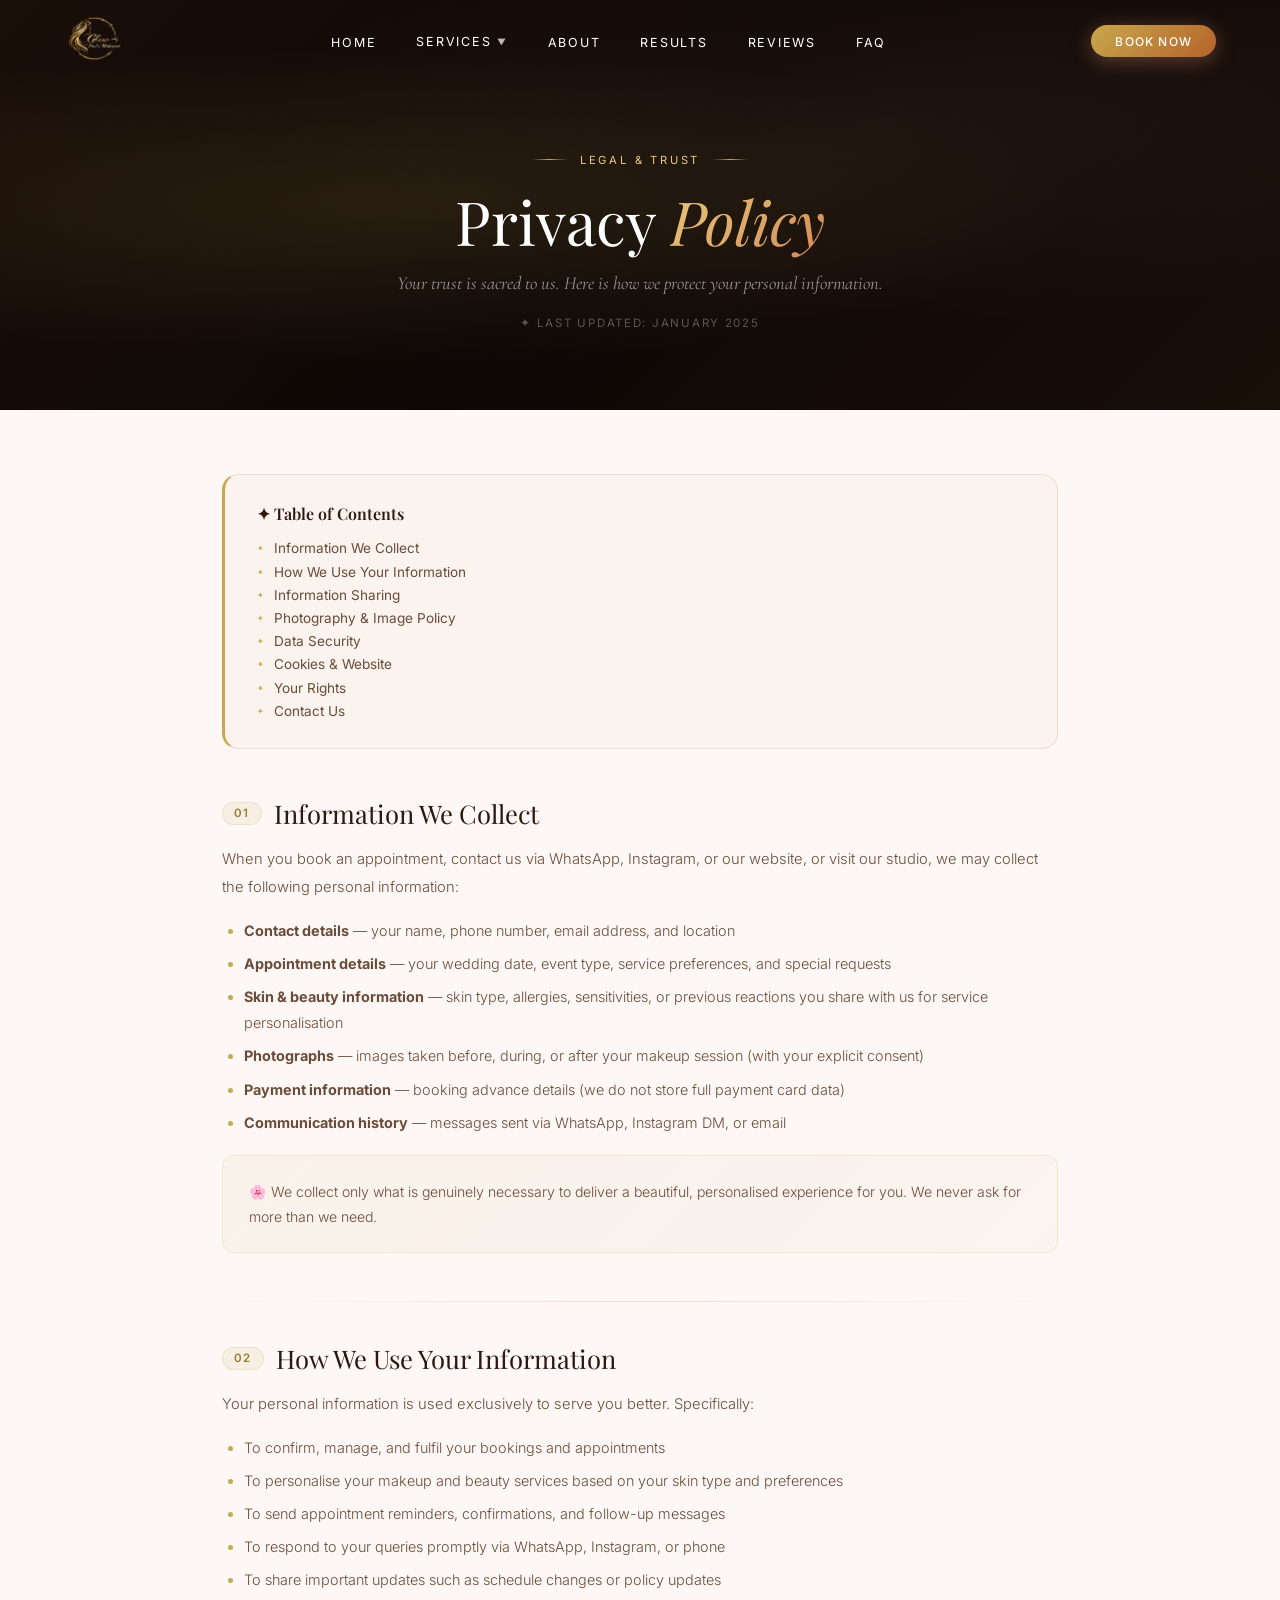
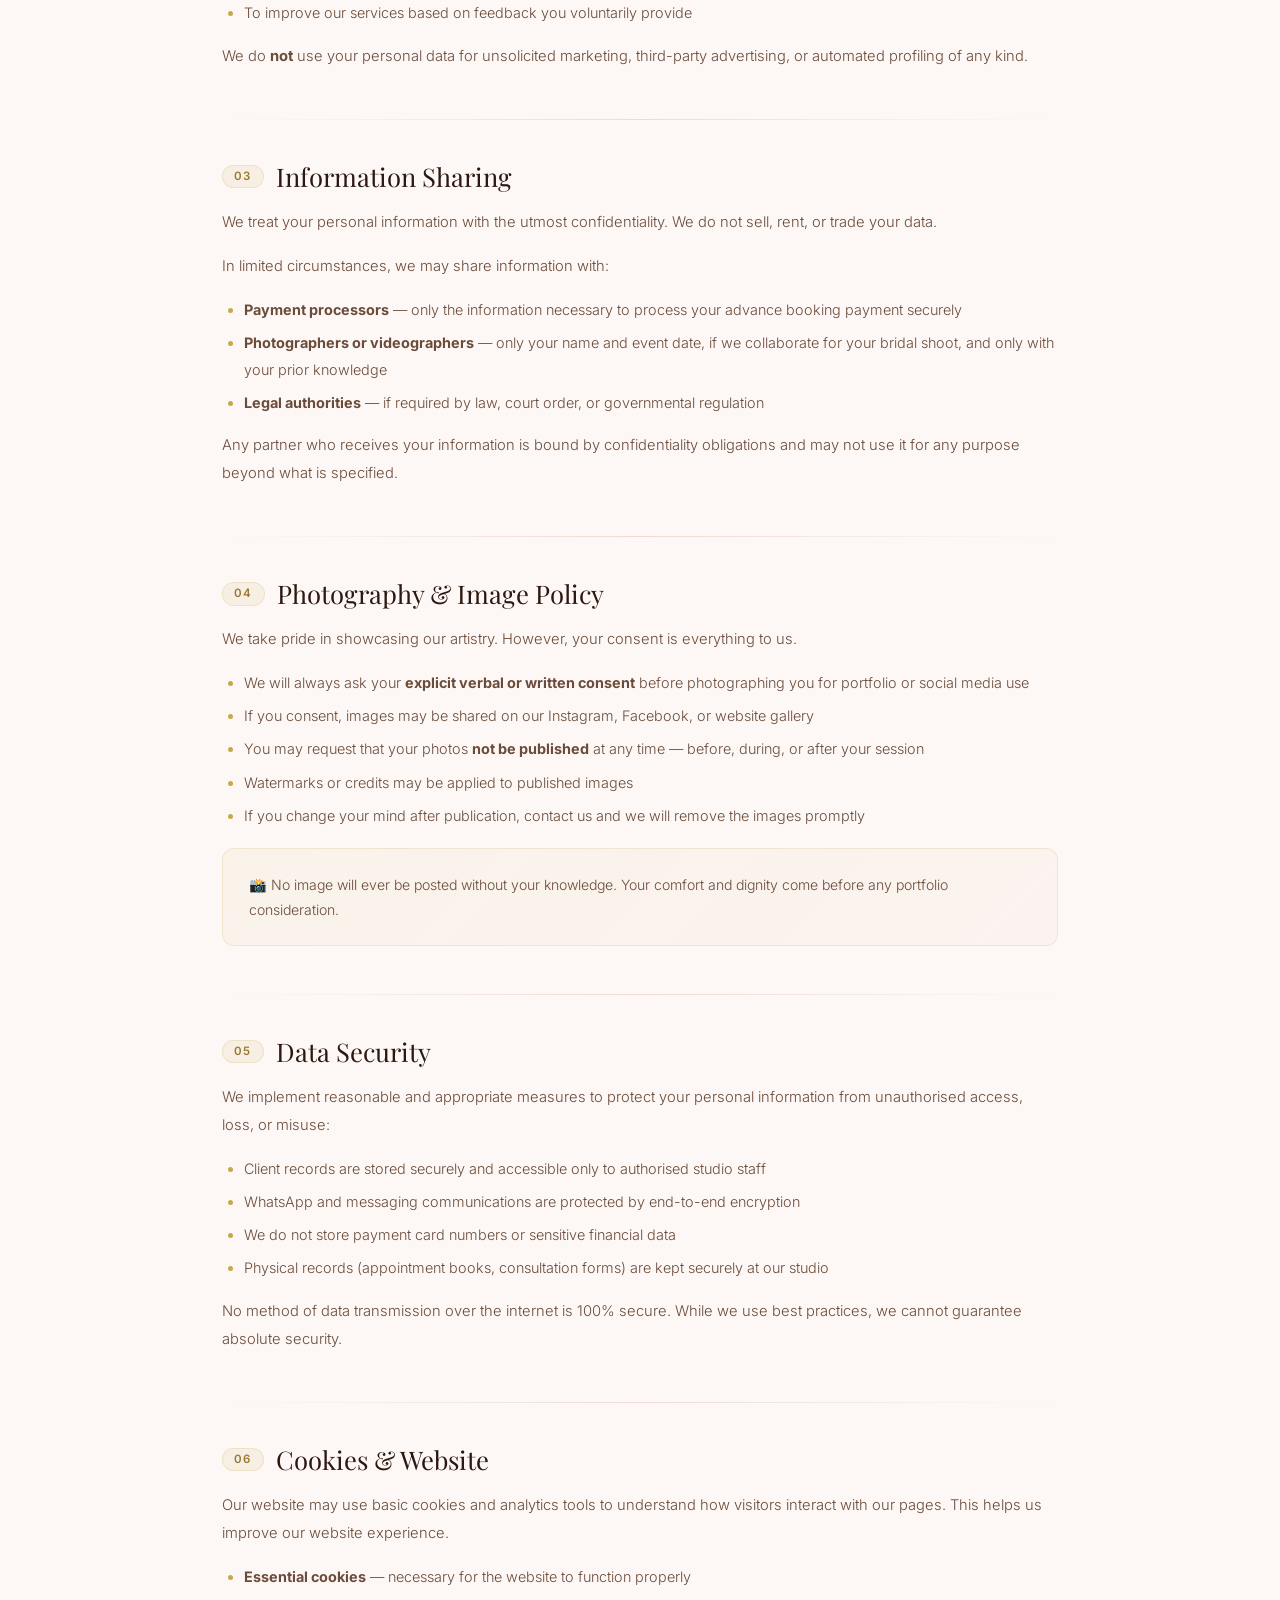
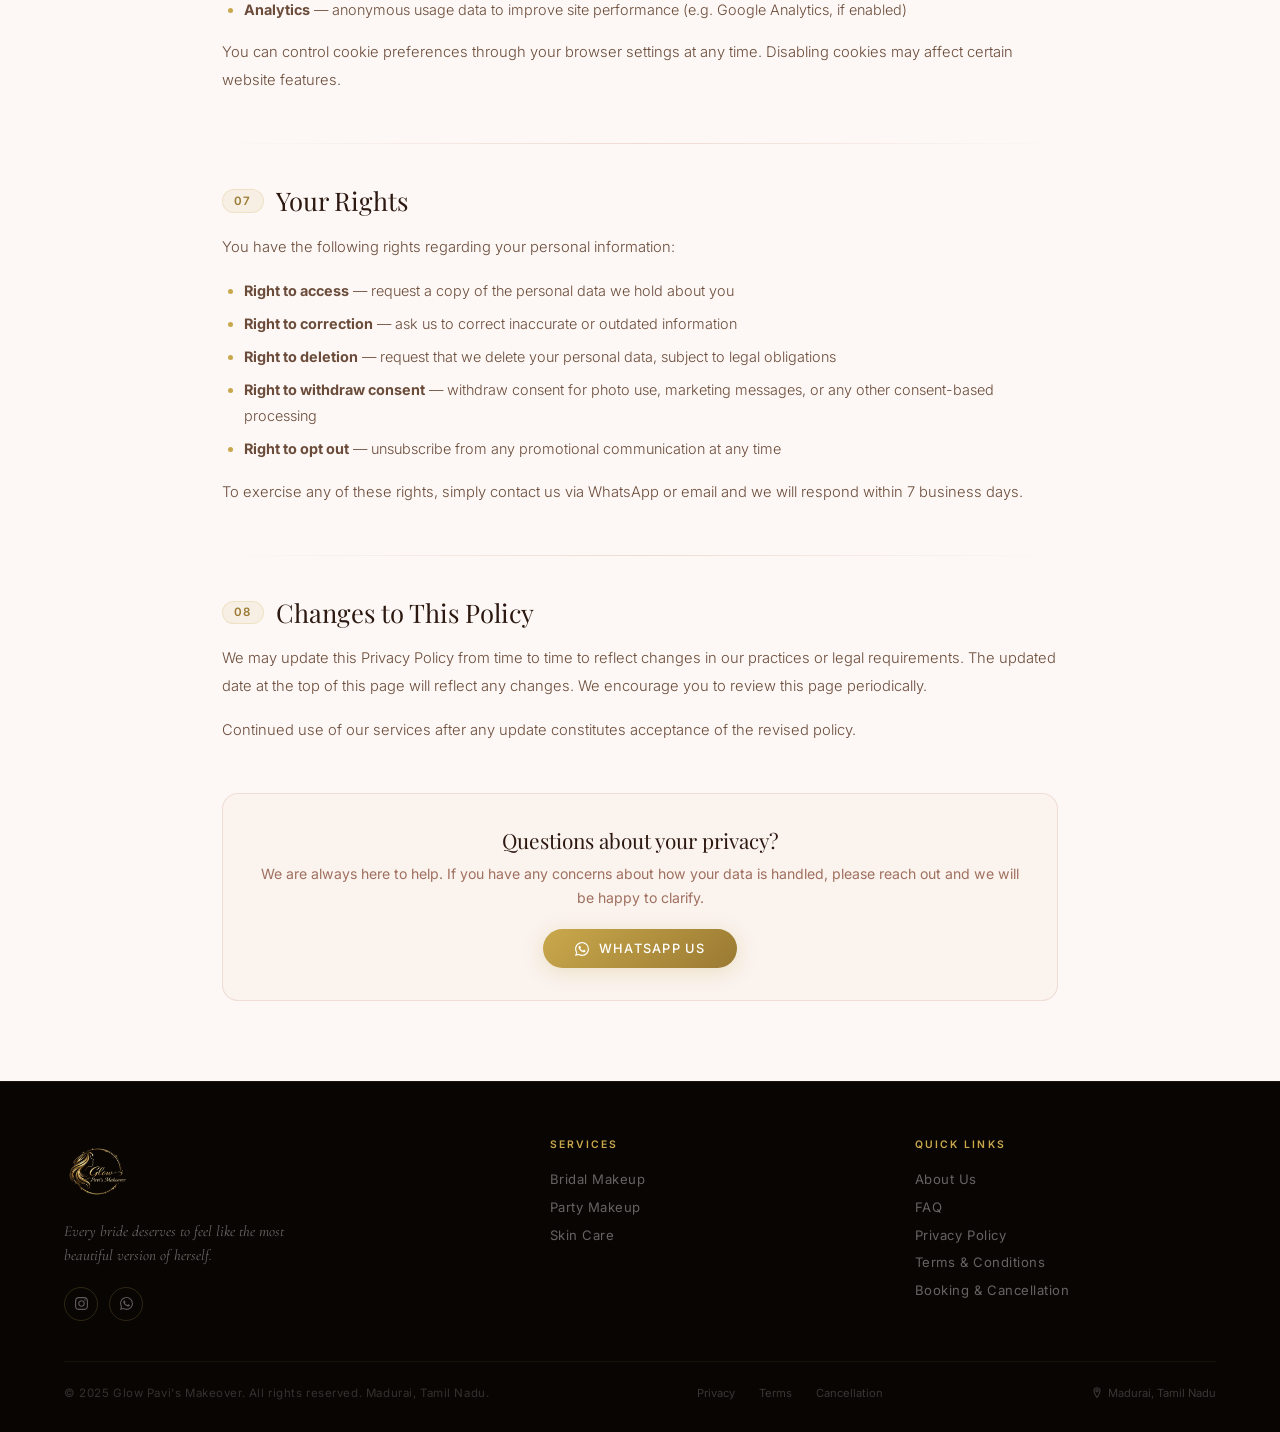
<file: privacy-policy.html>
<!DOCTYPE html>
<html lang="en">
<head>
<meta charset="UTF-8">
<meta name="viewport" content="width=device-width, initial-scale=1.0">
<title>Privacy Policy | Glow Pavi's Makeover Madurai</title>
<link href="https://fonts.googleapis.com/css2?family=Playfair+Display:ital,wght@0,400;0,600;0,700;1,400;1,600&family=Cormorant+Garamond:ital,wght@0,300;0,400;1,300;1,400&family=Inter:wght@300;400;500&display=swap" rel="stylesheet">
  <link rel="stylesheet" href="./navbar.css">
  <link rel="stylesheet" href="./footer.css">
<style>
*{margin:0;padding:0;box-sizing:border-box}
:root{
  --gold:#C9A84C;--gold-light:#E8C97A;--gold-dark:#9A7A32;
  --blush:#F2D0C8;--blush-deep:#E8A89A;--blush-soft:#FAF0EC;
  --rose-gold:#C5846A;--rose-light:#EBC4B8;
  --white:#FFFFFF;--off-white:#FDF8F5;--cream:#FAF3EE;
  --text-dark:#2C1810;--text-mid:#6B4C3B;--text-light:#A07060;
  --copper:#B5622A;--copper-light:#D4895A;
}
html{scroll-behavior:smooth;overflow-x:hidden}
body{font-family:'Inter',sans-serif;background:var(--off-white);color:var(--text-dark);overflow-x:hidden}

.page-hero{padding:9rem 0 5rem;background:linear-gradient(135deg,#1a0e08 0%,#0d0806 50%,#1a0e08 100%);position:relative;overflow:hidden;text-align:center}
.page-hero-bg{position:absolute;inset:0;background:radial-gradient(ellipse at 30% 50%,rgba(201,168,76,0.12),transparent 55%),radial-gradient(ellipse at 70% 30%,rgba(197,132,106,0.08),transparent 50%)}
.page-hero-content{position:relative;z-index:2;max-width:700px;margin:0 auto;padding:0 2rem}
.page-hero-eyebrow{display:inline-flex;align-items:center;gap:0.8rem;margin-bottom:1.2rem}
.hero-line{width:35px;height:1px;background:linear-gradient(90deg,transparent,var(--gold),transparent)}
.page-hero-eyebrow span{font-size:0.7rem;font-weight:400;letter-spacing:0.25em;text-transform:uppercase;color:var(--gold-light)}
.page-hero-title{font-family:'Playfair Display',serif;font-size:clamp(2.2rem,5vw,3.8rem);font-weight:400;color:var(--white);line-height:1.15;margin-bottom:0.8rem}
.page-hero-title em{font-style:italic;background:linear-gradient(135deg,var(--gold-light),var(--copper-light));-webkit-background-clip:text;-webkit-text-fill-color:transparent;background-clip:text}
.page-hero-subtitle{font-family:'Cormorant Garamond',serif;font-size:1.15rem;color:rgba(255,255,255,0.55);font-style:italic;line-height:1.7}
.page-hero-date{font-size:0.72rem;letter-spacing:0.15em;text-transform:uppercase;color:rgba(255,255,255,0.3);margin-top:1rem}
.toc{background:var(--cream);border:1px solid rgba(197,132,106,0.2);border-radius:16px;padding:1.8rem 2rem;margin-bottom:3rem;border-left:3px solid var(--gold)}
.toc-title{font-family:'Playfair Display',serif;font-size:1rem;font-weight:600;color:var(--text-dark);margin-bottom:1rem}
.toc-list{list-style:none;display:flex;flex-direction:column;gap:0.45rem}
.toc-list a{text-decoration:none;color:var(--text-mid);font-size:0.85rem;display:flex;align-items:center;gap:0.6rem;transition:color 0.2s,padding-left 0.2s}
.toc-list a::before{content:'✦';font-size:0.5rem;color:var(--gold);flex-shrink:0}
.toc-list a:hover{color:var(--gold-dark);padding-left:4px}
.policy-section{margin-bottom:3rem;scroll-margin-top:5rem}
.policy-section h2{font-family:'Playfair Display',serif;font-size:1.6rem;font-weight:400;color:var(--text-dark);margin-bottom:1rem;display:flex;align-items:center;gap:0.8rem;line-height:1.3;flex-wrap:wrap}
.section-num{font-size:0.72rem;font-weight:600;letter-spacing:0.1em;color:var(--gold-dark);background:rgba(201,168,76,0.1);border:1px solid rgba(201,168,76,0.2);border-radius:20px;padding:0.2rem 0.7rem;font-family:'Inter',sans-serif;white-space:nowrap}
.policy-section p{font-size:0.92rem;line-height:1.9;color:var(--text-mid);margin-bottom:1rem;font-weight:300}
.policy-section ul,.policy-section ol{padding-left:1.4rem;margin-bottom:1rem}
.policy-section li{font-size:0.9rem;line-height:1.85;color:var(--text-mid);margin-bottom:0.4rem;font-weight:300}
.policy-section li::marker{color:var(--gold)}
.policy-divider{height:1px;background:linear-gradient(90deg,transparent,rgba(197,132,106,0.25),transparent);margin:2.5rem 0}
.highlight-box{background:linear-gradient(135deg,rgba(201,168,76,0.06),rgba(197,132,106,0.04));border:1px solid rgba(201,168,76,0.2);border-radius:12px;padding:1.4rem 1.6rem;margin:1.2rem 0}
.highlight-box p{margin:0;font-size:0.88rem;line-height:1.8}
.highlight-box.warn{background:rgba(245,158,11,0.05);border-color:rgba(245,158,11,0.25)}
.highlight-box.warn p{color:#92400e}
.highlight-box.good{background:rgba(74,222,128,0.04);border-color:rgba(74,222,128,0.2)}
.highlight-box.good p{color:#065f46}
.contact-card{background:var(--cream);border:1px solid rgba(197,132,106,0.2);border-radius:16px;padding:2rem;text-align:center;margin-top:3rem}
.contact-card h3{font-family:'Playfair Display',serif;font-size:1.3rem;font-weight:400;color:var(--text-dark);margin-bottom:0.5rem}
.contact-card p{font-size:0.88rem;color:var(--text-light);margin-bottom:1.2rem;line-height:1.7}
.btn-gold{background:linear-gradient(135deg,var(--gold),var(--gold-dark));color:var(--white);padding:0.75rem 2rem;border-radius:50px;text-decoration:none;font-size:0.8rem;font-weight:500;letter-spacing:0.1em;text-transform:uppercase;transition:all 0.3s;box-shadow:0 4px 20px rgba(201,168,76,0.25);display:inline-flex;align-items:center;gap:0.6rem}
.btn-gold:hover{transform:translateY(-2px);box-shadow:0 8px 30px rgba(201,168,76,0.35)}
.btn-whatsapp{background:linear-gradient(135deg,#25D366,#128C7E);color:var(--white);padding:0.75rem 2rem;border-radius:50px;text-decoration:none;font-size:0.8rem;font-weight:500;letter-spacing:0.1em;text-transform:uppercase;transition:all 0.3s;display:inline-flex;align-items:center;gap:0.6rem}
.btn-whatsapp:hover{transform:translateY(-2px)}
.reveal{opacity:0;transform:translateY(24px);transition:opacity 0.6s ease,transform 0.6s ease}
.reveal.visible{opacity:1;transform:translateY(0)}

@media(max-width:900px){.content-wrap{padding:2.5rem 1.2rem 4rem}.page-hero{padding:7rem 0 4rem}}

.content-wrap{max-width:900px;margin:0 auto;padding:4rem 2rem 5rem}

</style>
  <meta name="description" content="Privacy Policy for Glow Pavi's Makeover — how we collect, use and protect your personal information.">
  <meta name="keywords" content="Glow Pavi privacy policy, makeup artist data policy Madurai">
  <meta name="robots" content="index, follow">
  <meta name="author" content="Glow Pavi's Makeover">
  <meta property="og:type" content="website">
  <meta property="og:title" content="Privacy Policy | Glow Pavi's Makeover">
  <meta property="og:description" content="Learn how Glow Pavi's Makeover collects, uses and protects your personal information.">
  <meta property="og:url" content="https://glowpavismakeover.com/privacy-policy.html">
  <meta property="og:site_name" content="Glow Pavi's Makeover">
  <meta name="twitter:card" content="summary_large_image">
  <meta name="twitter:title" content="Privacy Policy | Glow Pavi's Makeover">
  <meta name="twitter:description" content="Learn how Glow Pavi's Makeover collects, uses and protects your personal information.">
  <link rel="canonical" href="https://glowpavismakeover.com/privacy-policy.html">
</head>
<body>
<a class="sticky-wa" href="https://wa.me/919344089990" target="_blank" rel="noopener" aria-label="Chat on WhatsApp">
  <svg viewBox="0 0 24 24" fill="currentColor"><path d="M17.472 14.382c-.297-.149-1.758-.867-2.03-.967-.273-.099-.471-.148-.67.15-.197.297-.767.966-.94 1.164-.173.199-.347.223-.644.075-.297-.15-1.255-.463-2.39-1.475-.883-.788-1.48-1.761-1.653-2.059-.173-.297-.018-.458.13-.606.134-.133.298-.347.446-.52.149-.174.198-.298.298-.497.099-.198.05-.371-.025-.52-.075-.149-.669-1.612-.916-2.207-.242-.579-.487-.5-.669-.51-.173-.008-.371-.01-.57-.01-.198 0-.52.074-.792.372-.272.297-1.04 1.016-1.04 2.479 0 1.462 1.065 2.875 1.213 3.074.149.198 2.096 3.2 5.077 4.487.709.306 1.262.489 1.694.625.712.227 1.36.195 1.871.118.571-.085 1.758-.719 2.006-1.413.248-.694.248-1.289.173-1.413-.074-.124-.272-.198-.57-.347m-5.421 7.403h-.004a9.87 9.87 0 01-5.031-1.378l-.361-.214-3.741.982.998-3.648-.235-.374a9.86 9.86 0 01-1.51-5.26c.001-5.45 4.436-9.884 9.888-9.884 2.64 0 5.122 1.03 6.988 2.898a9.825 9.825 0 012.893 6.994c-.003 5.45-4.437 9.884-9.885 9.884m8.413-18.297A11.815 11.815 0 0012.05 0C5.495 0 .16 5.335.157 11.892c0 2.096.547 4.142 1.588 5.945L.057 24l6.305-1.654a11.882 11.882 0 005.683 1.448h.005c6.554 0 11.89-5.335 11.893-11.893a11.821 11.821 0 00-3.48-8.413z"/></svg>
  Book on WhatsApp
</a>

<div class="mobile-overlay" id="mobileOverlay"></div>

<nav class="mobile-nav" id="mobileNav" aria-hidden="true">
  <span class="mobile-section-label">Main</span>
  <a href="./index.html">Home</a>
  <a href="./index.html#about">About Pavi</a>
  <a href="./index.html#beforeafter">Results</a>
  <a href="./index.html#trust-section">Reviews</a>
  <a href="./index.html#faq">FAQ</a>
  <span class="mobile-section-label">Services</span>
  <a href="./bridal-makeup.html" onclick="closeMobileNav()">👰 Bridal Makeup</a>
  <a href="./party-makeup.html" onclick="closeMobileNav()">✨ Party Makeup</a>
  <a href="./skin-care.html" onclick="closeMobileNav()">🌿 Skin Care</a>
  <a href="./index.html#booking" class="mobile-cta">Book Now</a>
</nav>

<nav id="mainNav">
  <div class="nav-logo">
    <a href="./index.html">
      <img src="./assets/image/logo1.png" alt="Glow Pavi's Makeover"
        onerror="this.style.display='none';this.parentElement.innerHTML='<span style=\'font-family:Bodoni Moda,serif;font-size:1.1rem;font-weight:600;background:linear-gradient(135deg,#C9A84C,#C5846A);-webkit-background-clip:text;-webkit-text-fill-color:transparent\'>Glow Pavi\'s</span>'">
    </a>
  </div>
  <ul class="nav-links">
    <li><a href="./index.html">Home</a></li>
    <li class="nav-dropdown">
      <a href="./index.html#services">Services <span class="caret">▼</span></a>
      <div class="dropdown-menu">
        <a class="dropdown-item" href="./bridal-makeup.html"><span class="di-icon">👰</span><span class="di-label">Bridal Makeup</span></a>
        <div class="dropdown-divider"></div>
        <a class="dropdown-item" href="./party-makeup.html"><span class="di-icon">✨</span><span class="di-label">Party Makeup</span></a>
        <div class="dropdown-divider"></div>
        <a class="dropdown-item" href="./skin-care.html"><span class="di-icon">🌿</span><span class="di-label">Skin Care</span></a>
      </div>
    </li>
    <li><a href="./about.html">About</a></li>
    <li><a href="./index.html#beforeafter">Results</a></li>
    <li><a href="./index.html#trust-section">Reviews</a></li>
    <li><a href="./index.html#faq">FAQ</a></li>
  </ul>
  <div style="display:flex;align-items:center;gap:1rem">
    <a href="./index.html#booking" class="nav-cta">Book Now</a>
    <button class="hamburger" id="hamburgerBtn" aria-label="Open menu" aria-expanded="false">
      <span></span><span></span><span></span>
    </button>
  </div>
</nav>


<div class="page-hero">
  <div class="page-hero-bg"></div>
  <div class="page-hero-content">
    <div class="page-hero-eyebrow">
      <div class="hero-line"></div>
      <span>Legal &amp; Trust</span>
      <div class="hero-line"></div>
    </div>
    <h1 class="page-hero-title">Privacy <em>Policy</em></h1>
    <p class="page-hero-subtitle">Your trust is sacred to us. Here is how we protect your personal information.</p>
    <p class="page-hero-date">✦ Last updated: January 2025</p>
  </div>
</div>

<div class="content-wrap">

  <div class="toc reveal">
    <div class="toc-title">✦ Table of Contents</div>
    <ul class="toc-list">
      <li><a href="#information-collected">Information We Collect</a></li>
      <li><a href="#how-we-use">How We Use Your Information</a></li>
      <li><a href="#sharing">Information Sharing</a></li>
      <li><a href="#photos">Photography &amp; Image Policy</a></li>
      <li><a href="#data-security">Data Security</a></li>
      <li><a href="#cookies">Cookies &amp; Website</a></li>
      <li><a href="#your-rights">Your Rights</a></li>
      <li><a href="#contact-privacy">Contact Us</a></li>
    </ul>
  </div>

  <div class="policy-section reveal" id="information-collected">
    <h2><span class="section-num">01</span> Information We Collect</h2>
    <p>When you book an appointment, contact us via WhatsApp, Instagram, or our website, or visit our studio, we may collect the following personal information:</p>
    <ul>
      <li><strong>Contact details</strong> — your name, phone number, email address, and location</li>
      <li><strong>Appointment details</strong> — your wedding date, event type, service preferences, and special requests</li>
      <li><strong>Skin &amp; beauty information</strong> — skin type, allergies, sensitivities, or previous reactions you share with us for service personalisation</li>
      <li><strong>Photographs</strong> — images taken before, during, or after your makeup session (with your explicit consent)</li>
      <li><strong>Payment information</strong> — booking advance details (we do not store full payment card data)</li>
      <li><strong>Communication history</strong> — messages sent via WhatsApp, Instagram DM, or email</li>
    </ul>
    <div class="highlight-box">
      <p>🌸 We collect only what is genuinely necessary to deliver a beautiful, personalised experience for you. We never ask for more than we need.</p>
    </div>
  </div>

  <div class="policy-divider"></div>

  <div class="policy-section reveal" id="how-we-use">
    <h2><span class="section-num">02</span> How We Use Your Information</h2>
    <p>Your personal information is used exclusively to serve you better. Specifically:</p>
    <ul>
      <li>To confirm, manage, and fulfil your bookings and appointments</li>
      <li>To personalise your makeup and beauty services based on your skin type and preferences</li>
      <li>To send appointment reminders, confirmations, and follow-up messages</li>
      <li>To respond to your queries promptly via WhatsApp, Instagram, or phone</li>
      <li>To share important updates such as schedule changes or policy updates</li>
      <li>To improve our services based on feedback you voluntarily provide</li>
    </ul>
    <p>We do <strong>not</strong> use your personal data for unsolicited marketing, third-party advertising, or automated profiling of any kind.</p>
  </div>

  <div class="policy-divider"></div>

  <div class="policy-section reveal" id="sharing">
    <h2><span class="section-num">03</span> Information Sharing</h2>
    <p>We treat your personal information with the utmost confidentiality. We do not sell, rent, or trade your data.</p>
    <p>In limited circumstances, we may share information with:</p>
    <ul>
      <li><strong>Payment processors</strong> — only the information necessary to process your advance booking payment securely</li>
      <li><strong>Photographers or videographers</strong> — only your name and event date, if we collaborate for your bridal shoot, and only with your prior knowledge</li>
      <li><strong>Legal authorities</strong> — if required by law, court order, or governmental regulation</li>
    </ul>
    <p>Any partner who receives your information is bound by confidentiality obligations and may not use it for any purpose beyond what is specified.</p>
  </div>

  <div class="policy-divider"></div>

  <div class="policy-section reveal" id="photos">
    <h2><span class="section-num">04</span> Photography &amp; Image Policy</h2>
    <p>We take pride in showcasing our artistry. However, your consent is everything to us.</p>
    <ul>
      <li>We will always ask your <strong>explicit verbal or written consent</strong> before photographing you for portfolio or social media use</li>
      <li>If you consent, images may be shared on our Instagram, Facebook, or website gallery</li>
      <li>You may request that your photos <strong>not be published</strong> at any time — before, during, or after your session</li>
      <li>Watermarks or credits may be applied to published images</li>
      <li>If you change your mind after publication, contact us and we will remove the images promptly</li>
    </ul>
    <div class="highlight-box">
      <p>📸 No image will ever be posted without your knowledge. Your comfort and dignity come before any portfolio consideration.</p>
    </div>
  </div>

  <div class="policy-divider"></div>

  <div class="policy-section reveal" id="data-security">
    <h2><span class="section-num">05</span> Data Security</h2>
    <p>We implement reasonable and appropriate measures to protect your personal information from unauthorised access, loss, or misuse:</p>
    <ul>
      <li>Client records are stored securely and accessible only to authorised studio staff</li>
      <li>WhatsApp and messaging communications are protected by end-to-end encryption</li>
      <li>We do not store payment card numbers or sensitive financial data</li>
      <li>Physical records (appointment books, consultation forms) are kept securely at our studio</li>
    </ul>
    <p>No method of data transmission over the internet is 100% secure. While we use best practices, we cannot guarantee absolute security.</p>
  </div>

  <div class="policy-divider"></div>

  <div class="policy-section reveal" id="cookies">
    <h2><span class="section-num">06</span> Cookies &amp; Website</h2>
    <p>Our website may use basic cookies and analytics tools to understand how visitors interact with our pages. This helps us improve our website experience.</p>
    <ul>
      <li><strong>Essential cookies</strong> — necessary for the website to function properly</li>
      <li><strong>Analytics</strong> — anonymous usage data to improve site performance (e.g. Google Analytics, if enabled)</li>
    </ul>
    <p>You can control cookie preferences through your browser settings at any time. Disabling cookies may affect certain website features.</p>
  </div>

  <div class="policy-divider"></div>

  <div class="policy-section reveal" id="your-rights">
    <h2><span class="section-num">07</span> Your Rights</h2>
    <p>You have the following rights regarding your personal information:</p>
    <ul>
      <li><strong>Right to access</strong> — request a copy of the personal data we hold about you</li>
      <li><strong>Right to correction</strong> — ask us to correct inaccurate or outdated information</li>
      <li><strong>Right to deletion</strong> — request that we delete your personal data, subject to legal obligations</li>
      <li><strong>Right to withdraw consent</strong> — withdraw consent for photo use, marketing messages, or any other consent-based processing</li>
      <li><strong>Right to opt out</strong> — unsubscribe from any promotional communication at any time</li>
    </ul>
    <p>To exercise any of these rights, simply contact us via WhatsApp or email and we will respond within 7 business days.</p>
  </div>

  <div class="policy-divider"></div>

  <div class="policy-section reveal" id="contact-privacy">
    <h2><span class="section-num">08</span> Changes to This Policy</h2>
    <p>We may update this Privacy Policy from time to time to reflect changes in our practices or legal requirements. The updated date at the top of this page will reflect any changes. We encourage you to review this page periodically.</p>
    <p>Continued use of our services after any update constitutes acceptance of the revised policy.</p>
  </div>

  <div class="contact-card reveal">
    <h3>Questions about your privacy?</h3>
    <p>We are always here to help. If you have any concerns about how your data is handled, please reach out and we will be happy to clarify.</p>
    <div style="display:flex;gap:1rem;justify-content:center;flex-wrap:wrap">
      <a href="https://wa.me/919344089990" class="btn-gold">
        <svg width="14" height="14" viewBox="0 0 24 24" fill="currentColor"><path d="M17.472 14.382c-.297-.149-1.758-.867-2.03-.967-.273-.099-.471-.148-.67.15-.197.297-.767.966-.94 1.164-.173.199-.347.223-.644.075-.297-.15-1.255-.463-2.39-1.475-.883-.788-1.48-1.761-1.653-2.059-.173-.297-.018-.458.13-.606.134-.133.298-.347.446-.52.149-.174.198-.298.298-.497.099-.198.05-.371-.025-.52-.075-.149-.669-1.612-.916-2.207-.242-.579-.487-.5-.669-.51-.173-.008-.371-.01-.57-.01-.198 0-.52.074-.792.372-.272.297-1.04 1.016-1.04 2.479 0 1.462 1.065 2.875 1.213 3.074.149.198 2.096 3.2 5.077 4.487.709.306 1.262.489 1.694.625.712.227 1.36.195 1.871.118.571-.085 1.758-.719 2.006-1.413.248-.694.248-1.289.173-1.413-.074-.124-.272-.198-.57-.347m-5.421 7.403h-.004a9.87 9.87 0 01-5.031-1.378l-.361-.214-3.741.982.998-3.648-.235-.374a9.86 9.86 0 01-1.51-5.26c.001-5.45 4.436-9.884 9.888-9.884 2.64 0 5.122 1.03 6.988 2.898a9.825 9.825 0 012.893 6.994c-.003 5.45-4.437 9.884-9.885 9.884m8.413-18.297A11.815 11.815 0 0012.05 0C5.495 0 .16 5.335.157 11.892c0 2.096.547 4.142 1.588 5.945L.057 24l6.305-1.654a11.882 11.882 0 005.683 1.448h.005c6.554 0 11.89-5.335 11.893-11.893a11.821 11.821 0 00-3.48-8.413z"/></svg>
        WhatsApp Us
      </a>
    </div>
  </div>
</div>

<footer>
  <div class="footer-main">
    <div>
      <div class="footer-logo">
        <a href="./index.html">
          <img src="./assets/image/logo1.png" alt="Glow Pavi's Makeover logo" onerror="this.style.display='none'">
        </a>
      </div>
      <p class="footer-slogan">Every bride deserves to feel like the most beautiful version of herself.</p>
      <div class="footer-social">
        <a class="social-btn" href="https://www.instagram.com/glowpavis/" target="_blank" rel="noopener noreferrer" title="Instagram" aria-label="Follow on Instagram">
          <svg width="13" height="13" viewBox="0 0 24 24" fill="currentColor"><path d="M12 2.163c3.204 0 3.584.012 4.85.07 3.252.148 4.771 1.691 4.919 4.919.058 1.265.069 1.645.069 4.849 0 3.205-.012 3.584-.069 4.849-.149 3.225-1.664 4.771-4.919 4.919-1.266.058-1.644.07-4.85.07-3.204 0-3.584-.012-4.849-.07-3.26-.149-4.771-1.699-4.919-4.92-.058-1.265-.07-1.644-.07-4.849 0-3.204.013-3.583.07-4.849.149-3.227 1.664-4.771 4.919-4.919 1.266-.057 1.645-.069 4.849-.069zm0-2.163c-3.259 0-3.667.014-4.947.072-4.358.2-6.78 2.618-6.98 6.98-.059 1.281-.073 1.689-.073 4.948 0 3.259.014 3.668.072 4.948.2 4.358 2.618 6.78 6.98 6.98 1.281.058 1.689.072 4.948.072 3.259 0 3.668-.014 4.948-.072 4.354-.2 6.782-2.618 6.979-6.98.059-1.28.073-1.689.073-4.948 0-3.259-.014-3.667-.072-4.947-.196-4.354-2.617-6.78-6.979-6.98-1.281-.059-1.69-.073-4.949-.073zm0 5.838c-3.403 0-6.162 2.759-6.162 6.162s2.759 6.163 6.162 6.163 6.162-2.759 6.162-6.163c0-3.403-2.759-6.162-6.162-6.162zm0 10.162c-2.209 0-4-1.79-4-4 0-2.209 1.791-4 4-4s4 1.791 4 4c0 2.21-1.791 4-4 4zm6.406-11.845c-.796 0-1.441.645-1.441 1.44s.645 1.44 1.441 1.44c.795 0 1.439-.645 1.439-1.44s-.644-1.44-1.439-1.44z"/></svg>
        </a>
        <a class="social-btn" href="https://wa.me/919344089990" target="_blank" rel="noopener" title="WhatsApp" aria-label="Chat on WhatsApp">
          <svg width="13" height="13" viewBox="0 0 24 24" fill="currentColor"><path d="M17.472 14.382c-.297-.149-1.758-.867-2.03-.967-.273-.099-.471-.148-.67.15-.197.297-.767.966-.94 1.164-.173.199-.347.223-.644.075-.297-.15-1.255-.463-2.39-1.475-.883-.788-1.48-1.761-1.653-2.059-.173-.297-.018-.458.13-.606.134-.133.298-.347.446-.52.149-.174.198-.298.298-.497.099-.198.05-.371-.025-.52-.075-.149-.669-1.612-.916-2.207-.242-.579-.487-.5-.669-.51-.173-.008-.371-.01-.57-.01-.198 0-.52.074-.792.372-.272.297-1.04 1.016-1.04 2.479 0 1.462 1.065 2.875 1.213 3.074.149.198 2.096 3.2 5.077 4.487.709.306 1.262.489 1.694.625.712.227 1.36.195 1.871.118.571-.085 1.758-.719 2.006-1.413.248-.694.248-1.289.173-1.413-.074-.124-.272-.198-.57-.347m-5.421 7.403h-.004a9.87 9.87 0 01-5.031-1.378l-.361-.214-3.741.982.998-3.648-.235-.374a9.86 9.86 0 01-1.51-5.26c.001-5.45 4.436-9.884 9.888-9.884 2.64 0 5.122 1.03 6.988 2.898a9.825 9.825 0 012.893 6.994c-.003 5.45-4.437 9.884-9.885 9.884m8.413-18.297A11.815 11.815 0 0012.05 0C5.495 0 .16 5.335.157 11.892c0 2.096.547 4.142 1.588 5.945L.057 24l6.305-1.654a11.882 11.882 0 005.683 1.448h.005c6.554 0 11.89-5.335 11.893-11.893a11.821 11.821 0 00-3.48-8.413z"/></svg>
        </a>
      </div>
    </div>
    <div>
      <span class="footer-col-title">Services</span>
      <div class="footer-col-links">
        <a href="./bridal-makeup.html">Bridal Makeup</a>
        <a href="./party-makeup.html">Party Makeup</a>
        <a href="./skin-care.html">Skin Care</a>
      </div>
    </div>
    <div>
      <span class="footer-col-title">Quick Links</span>
      <div class="footer-col-links">
        <a href="./about.html">About Us</a>
        <a href="./faq.html">FAQ</a>
        <a href="./privacy-policy.html">Privacy Policy</a>
        <a href="./terms.html">Terms &amp; Conditions</a>
        <a href="./booking-cancellation.html">Booking &amp; Cancellation</a>
      </div>
    </div>
  </div>
  <div class="footer-bottom">
    <p class="footer-copy">© 2025 Glow Pavi's Makeover. All rights reserved. Madurai, Tamil Nadu.</p>
    <div class="footer-bottom-links">
      <a href="./privacy-policy.html">Privacy</a>
      <a href="./terms.html">Terms</a>
      <a href="./booking-cancellation.html">Cancellation</a>
    </div>
    <address class="footer-location" style="font-style:normal">
      <svg width="10" height="12" viewBox="0 0 12 16" fill="none" stroke="currentColor" stroke-width="1.5"><path d="M6 1C3.79 1 2 2.79 2 5c0 3.25 4 9 4 9s4-5.75 4-9c0-2.21-1.79-4-4-4z"/><circle cx="6" cy="5" r="1.5"/></svg>
      Madurai, Tamil Nadu
    </address>
  </div>
</footer>

<script>
const nav=document.getElementById('mainNav');
window.addEventListener('scroll',()=>{nav.classList.toggle('scrolled',scrollY>80)},{passive:true});
const hamburger=document.getElementById('hamburgerBtn');
const mobileNav=document.getElementById('mobileNav');
const mobileOverlay=document.getElementById('mobileOverlay');
hamburger.addEventListener('click',()=>{
  const isOpen=mobileNav.classList.toggle('open');
  hamburger.classList.toggle('open',isOpen);
  mobileOverlay.classList.toggle('show',isOpen);
  hamburger.setAttribute('aria-expanded',isOpen);
  mobileNav.setAttribute('aria-hidden',!isOpen);
  document.body.style.overflow=isOpen?'hidden':'';
});
mobileOverlay.addEventListener('click',closeMobileNav);
function closeMobileNav(){
  mobileNav.classList.remove('open');
  hamburger.classList.remove('open');
  mobileOverlay.classList.remove('show');
  hamburger.setAttribute('aria-expanded','false');
  mobileNav.setAttribute('aria-hidden','true');
  document.body.style.overflow='';
}
document.addEventListener('keydown',e=>{if(e.key==='Escape'&&mobileNav.classList.contains('open'))closeMobileNav();});
const revs=document.querySelectorAll('.reveal');
const obs=new IntersectionObserver(e=>{e.forEach(en=>{if(en.isIntersecting){en.target.classList.add('visible');obs.unobserve(en.target);}});},{threshold:0.08,rootMargin:'0px 0px -30px 0px'});
revs.forEach(el=>obs.observe(el));

</script>
<script>
// Dropdown hover fix
(function(){
  document.querySelectorAll(".nav-dropdown").forEach(function(dd){
    var timer;
    dd.addEventListener("mouseenter",function(){clearTimeout(timer);dd.classList.add("dd-open");});
    dd.addEventListener("mouseleave",function(){timer=setTimeout(function(){dd.classList.remove("dd-open");},120);});
  });
})();
</script>
</body>
</html>
</file>
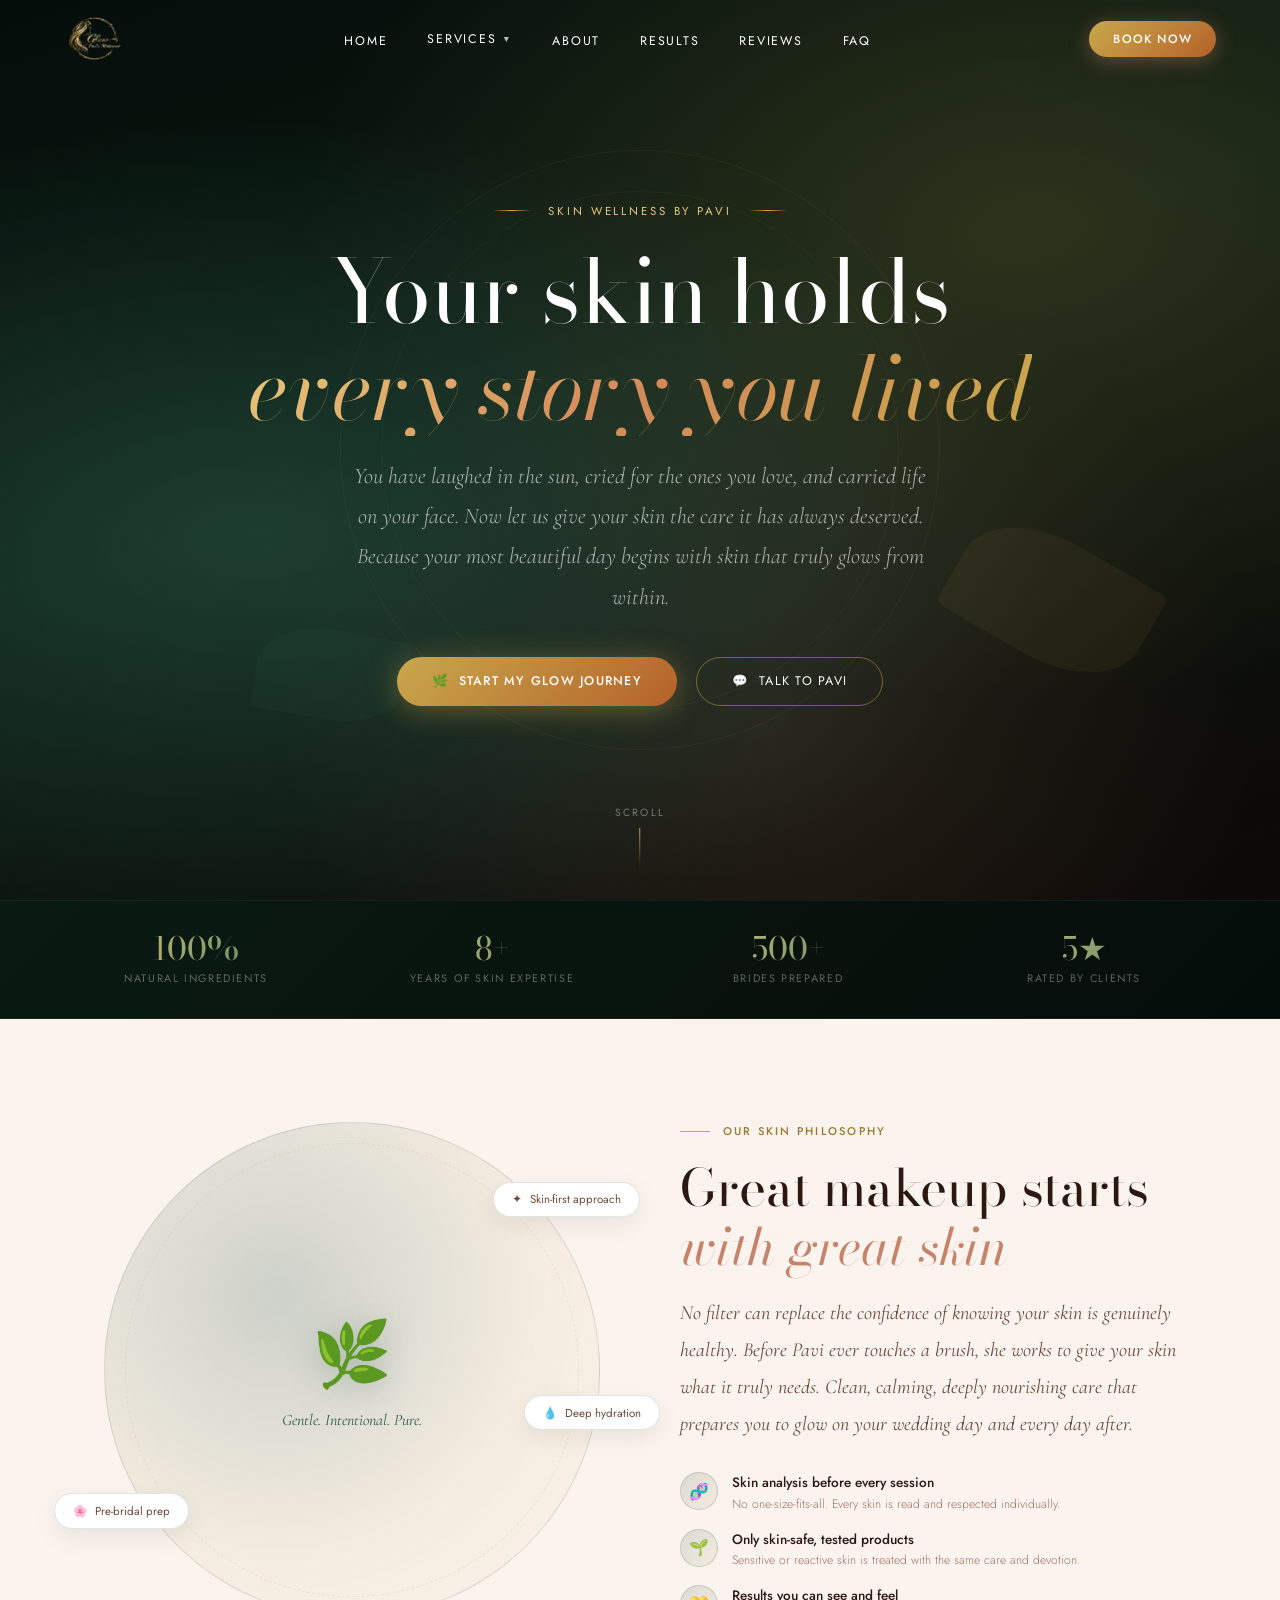
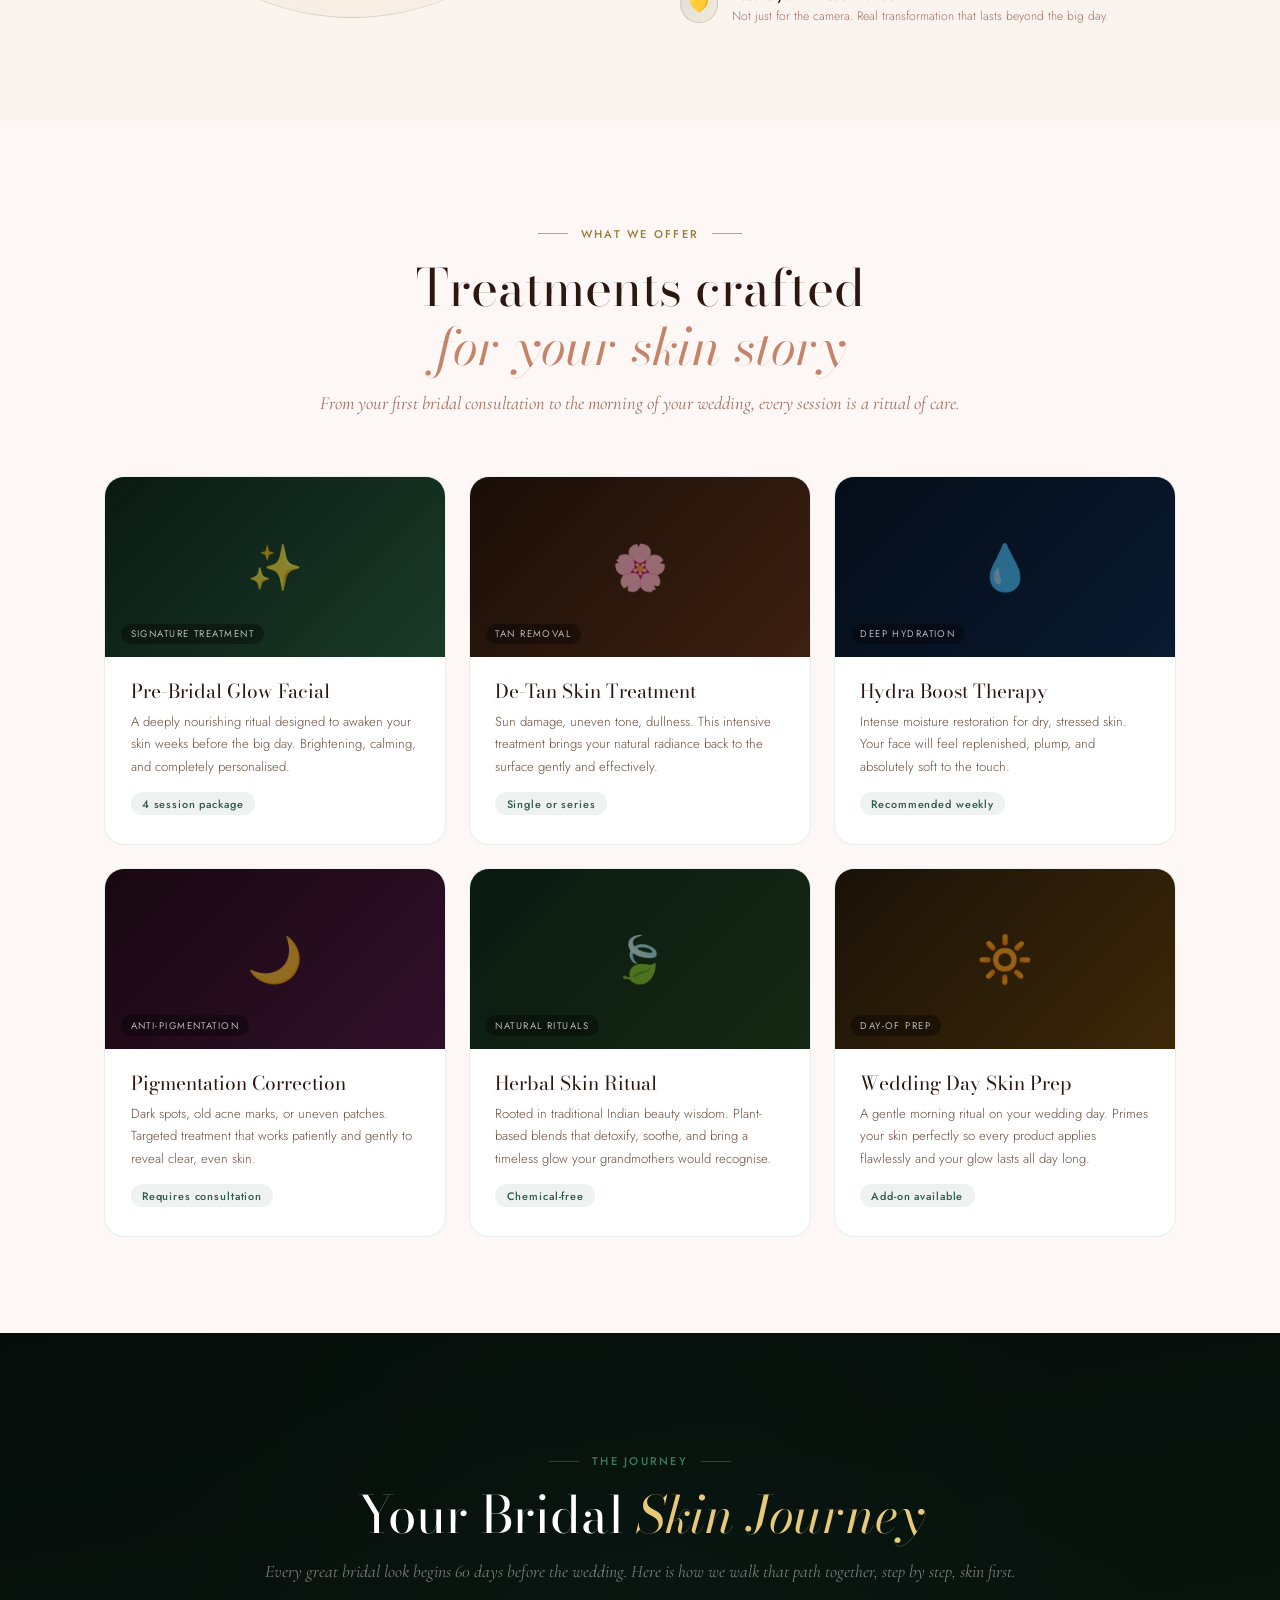
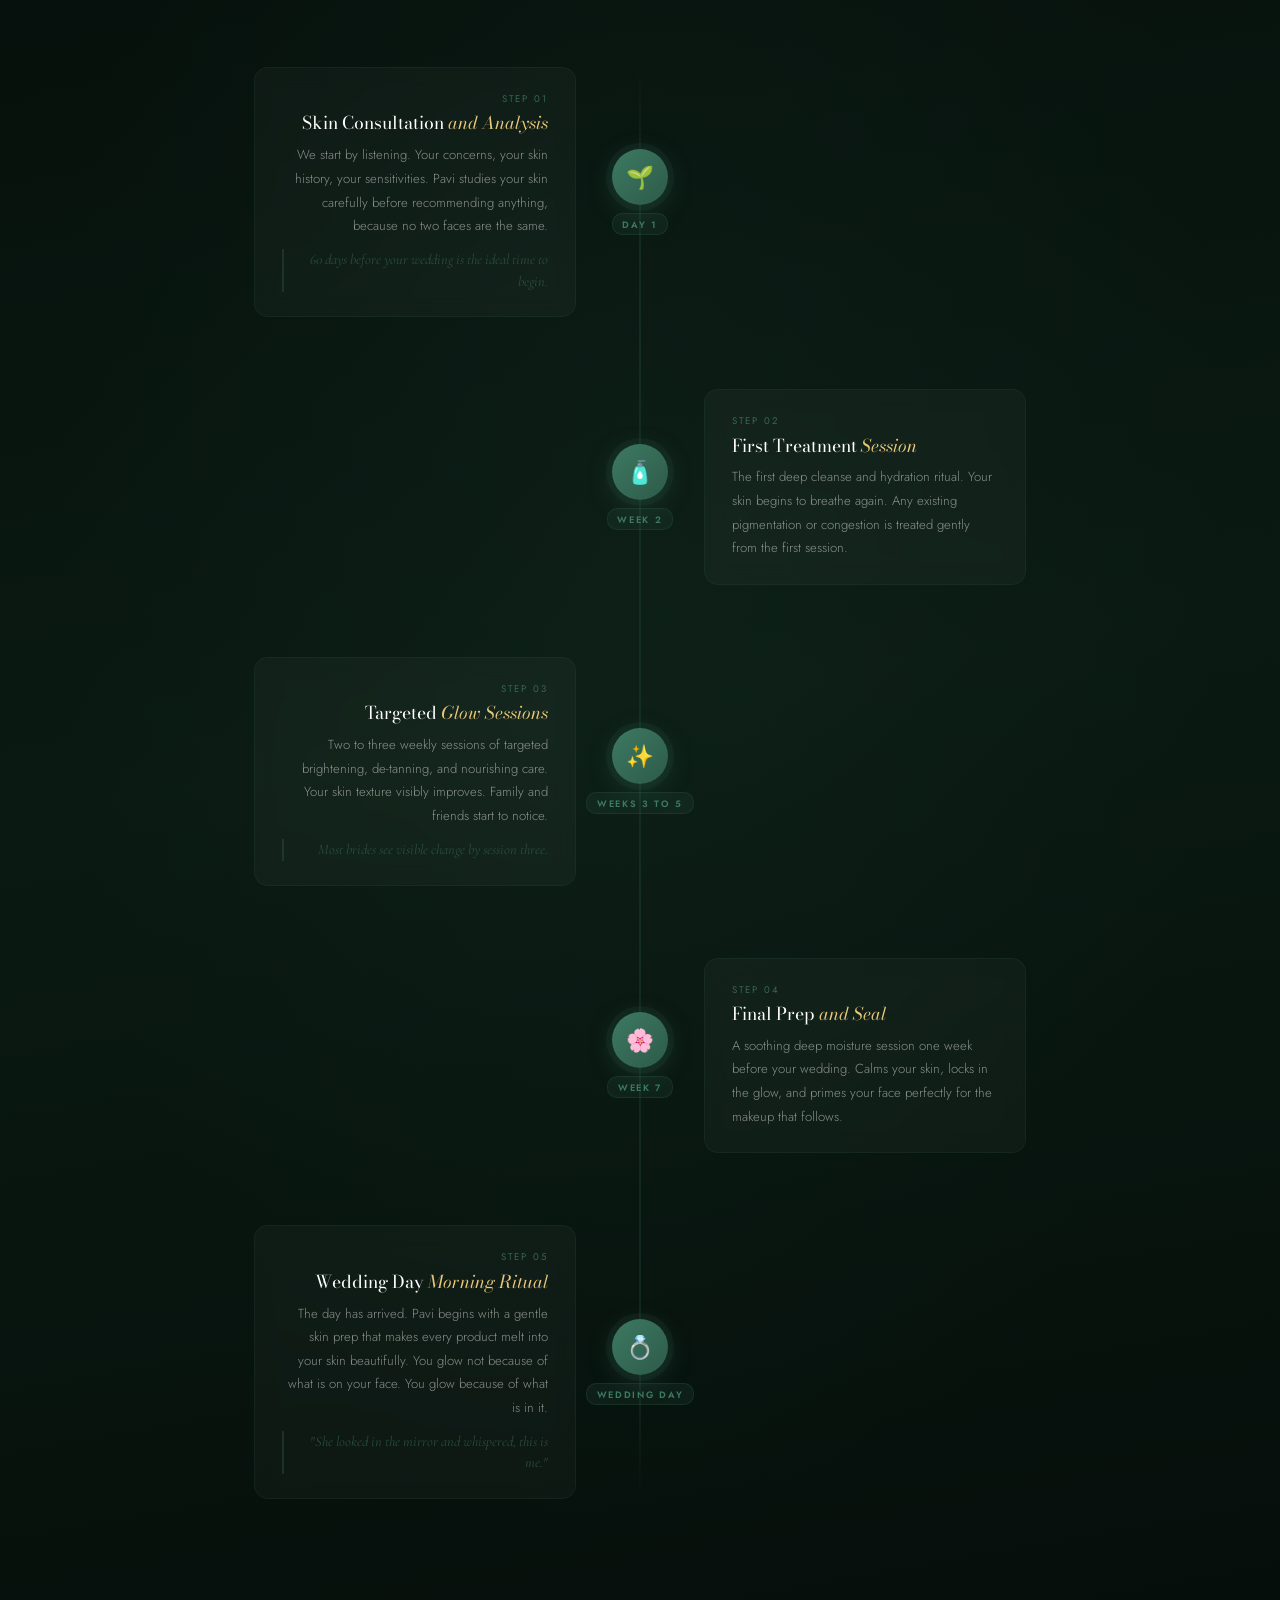
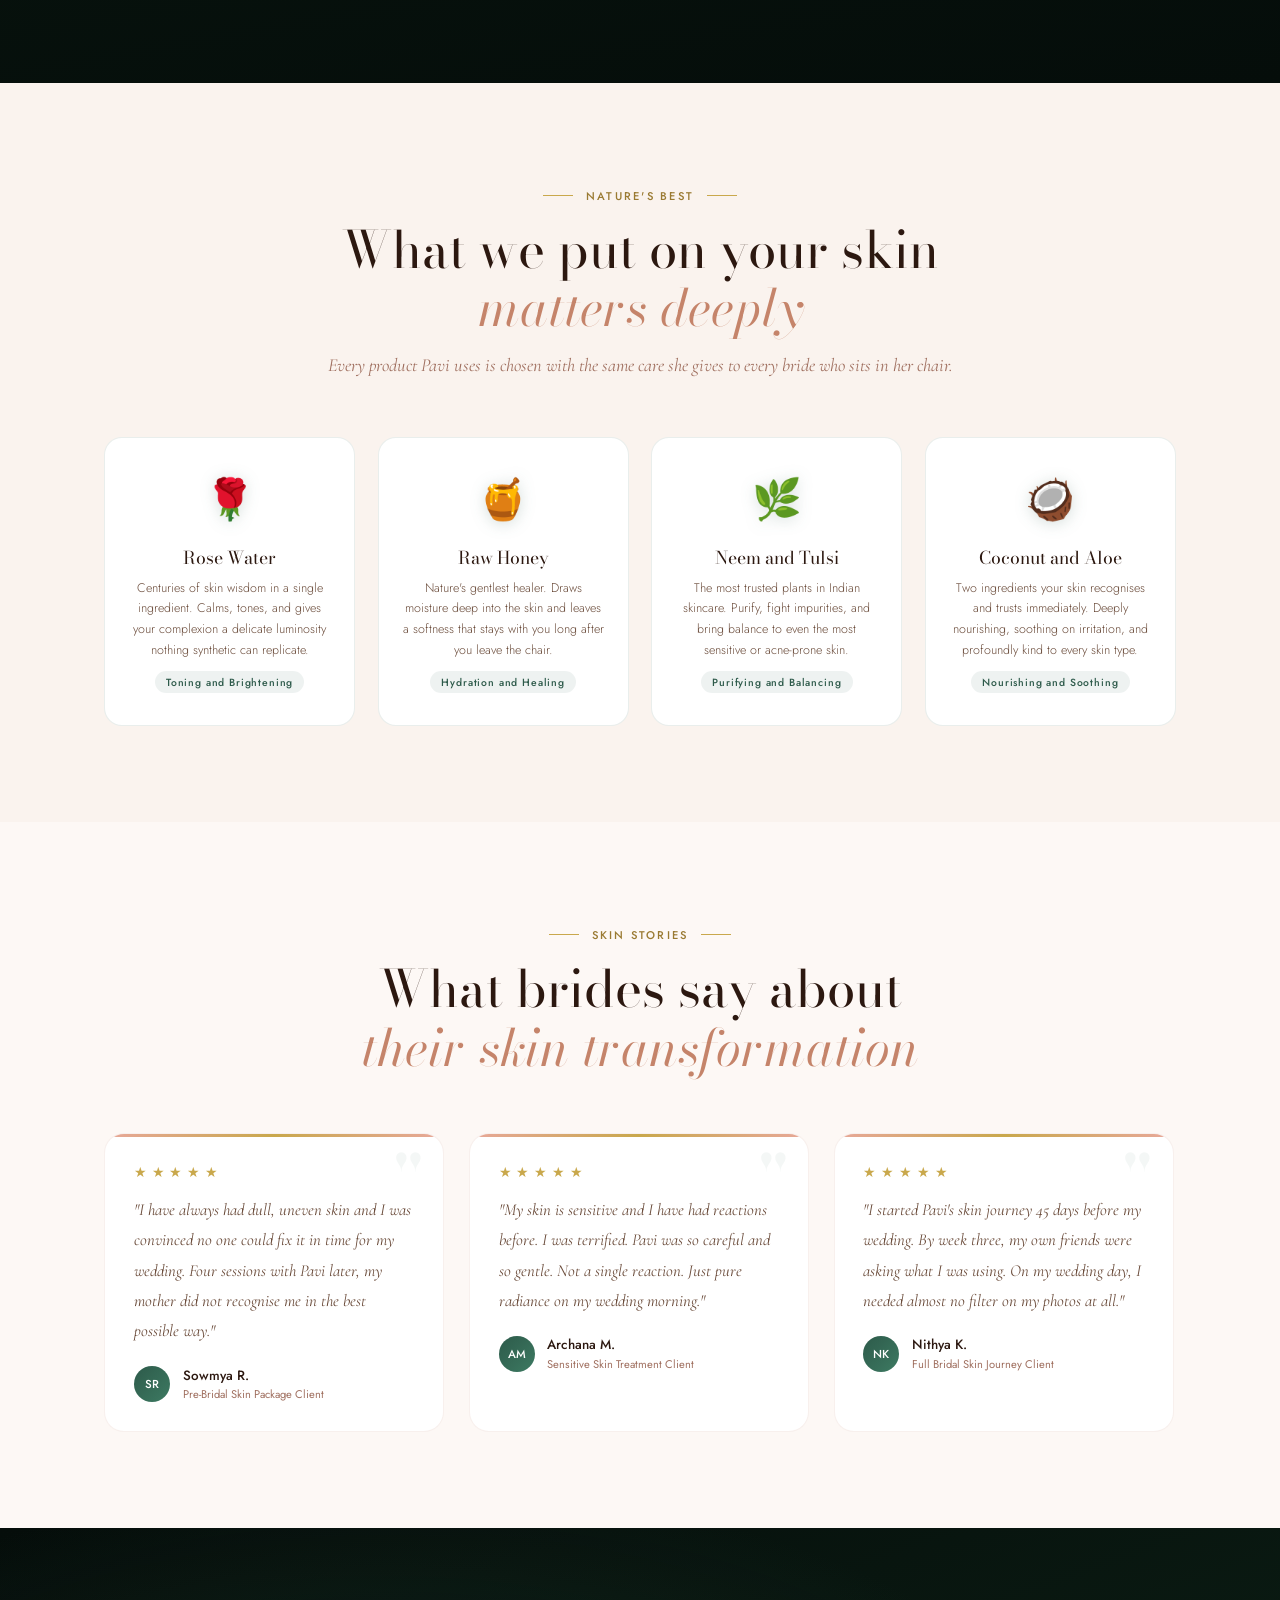
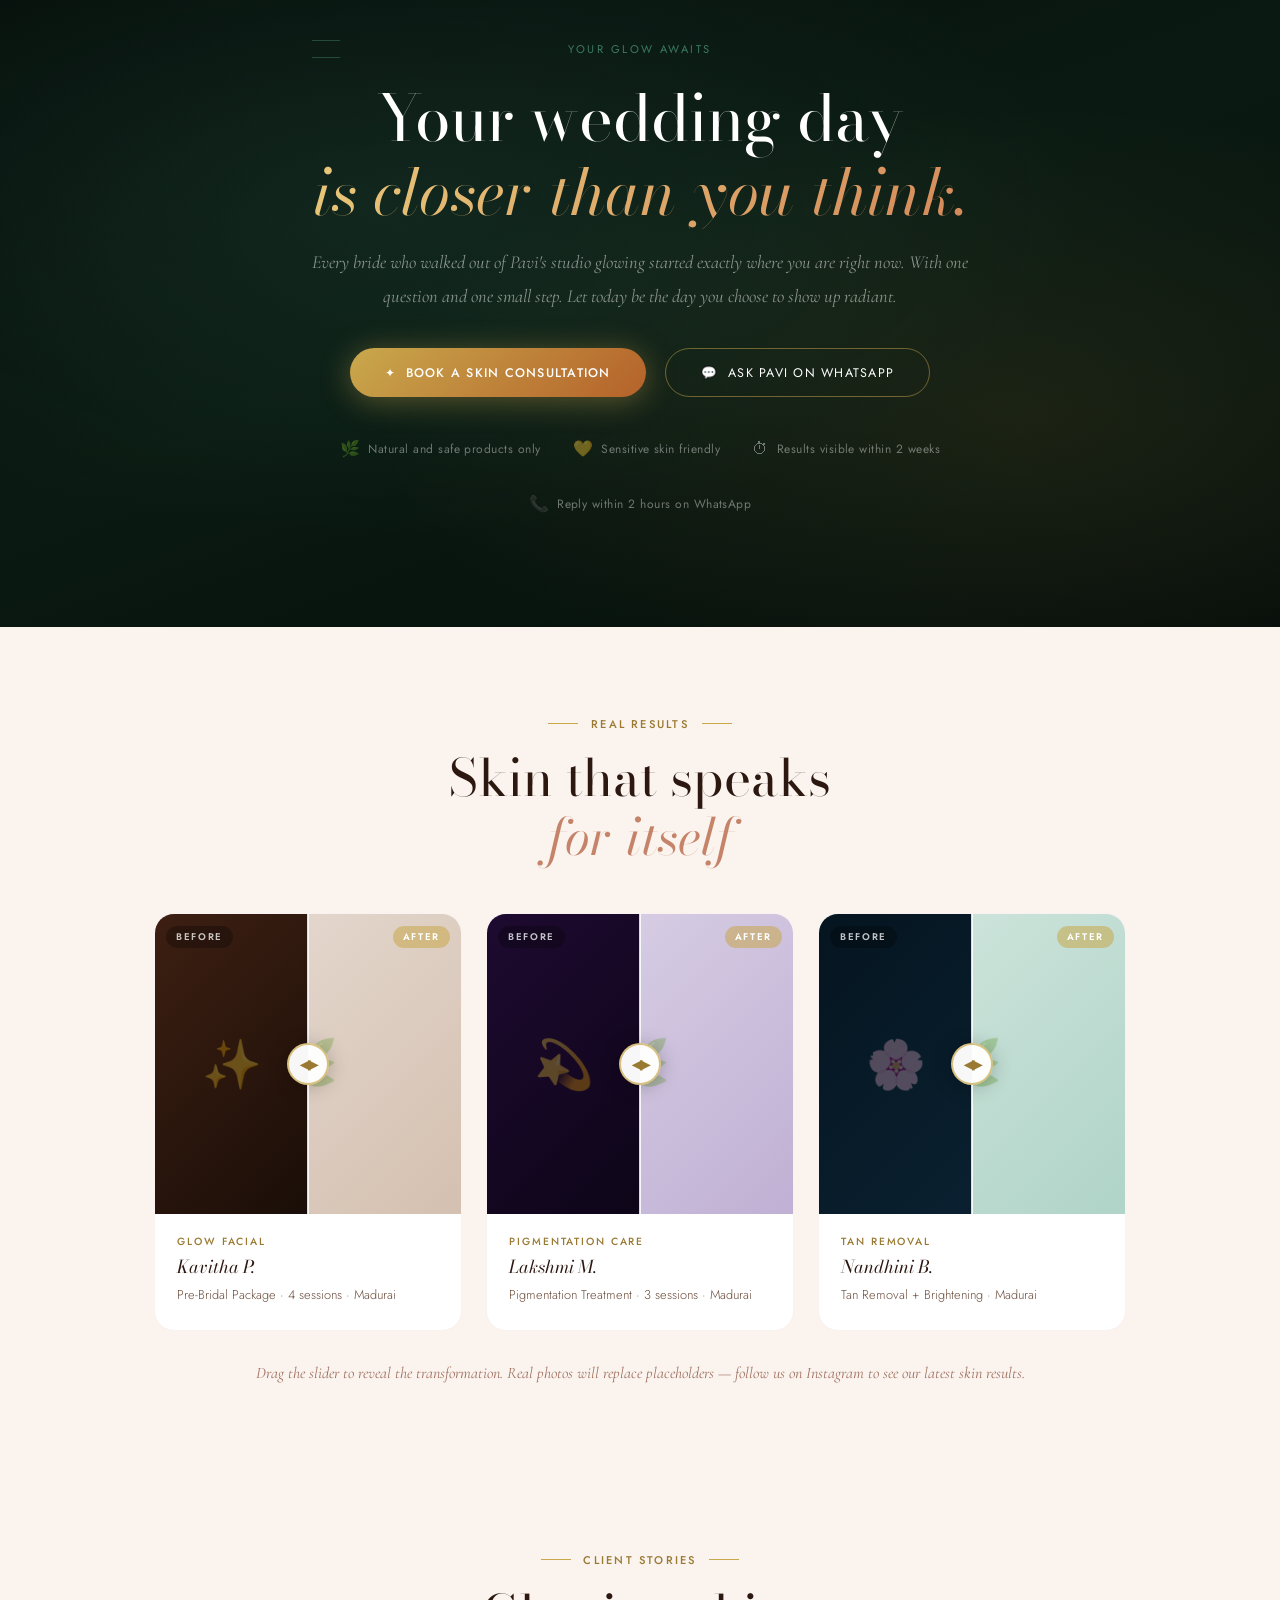
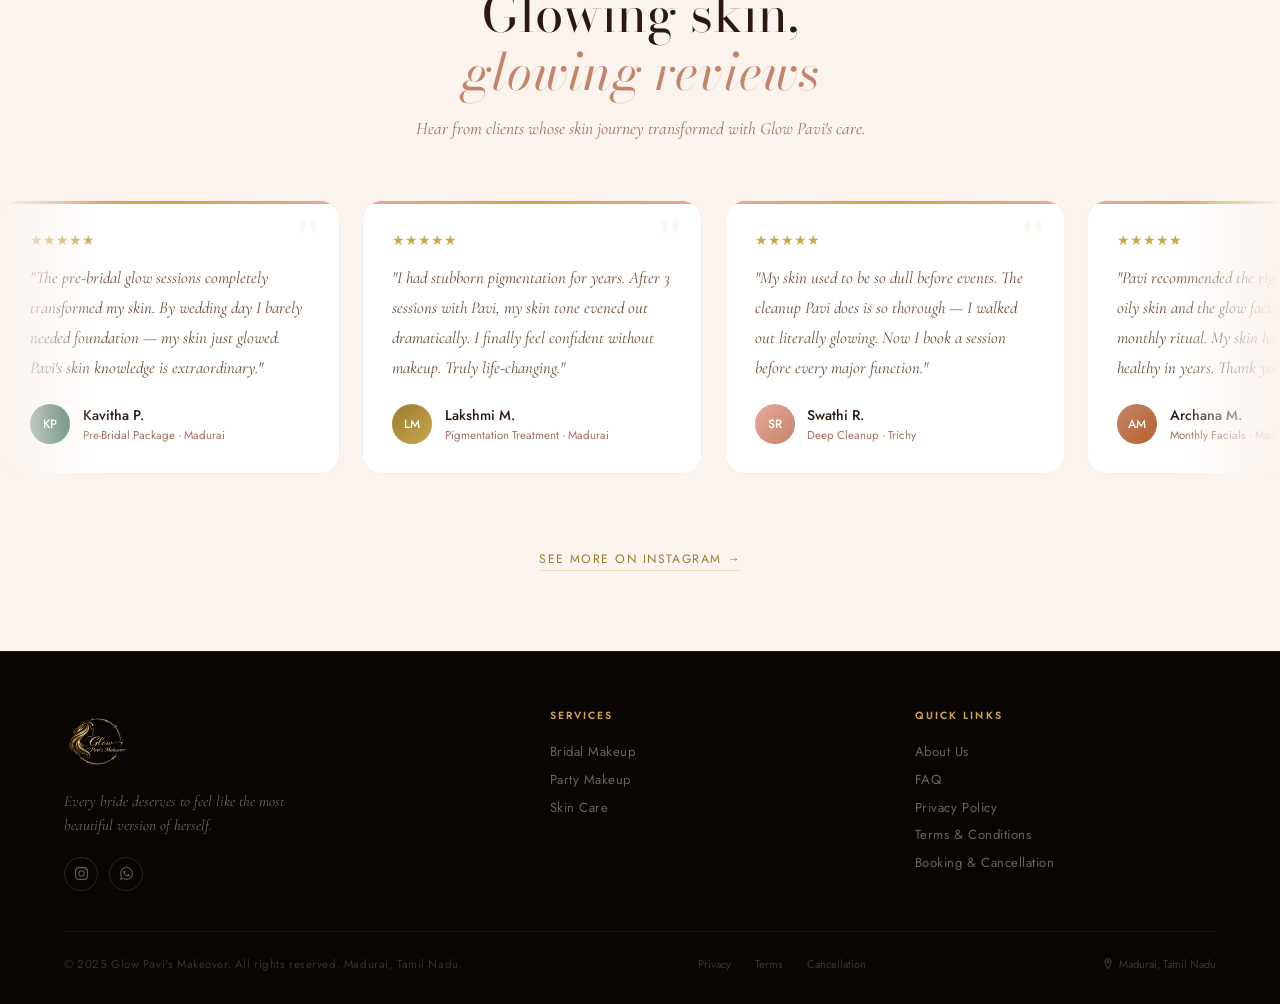
<file: skin-care.html>
<!DOCTYPE html>
<html lang="en">
<head>
  <meta charset="UTF-8">
  <meta name="viewport" content="width=device-width, initial-scale=1.0">
  <title>Skin Care Treatments in Madurai | Glow Pavi's Makeover</title>
  <link rel="icon" type="image/png" href="./assets/image/favicon.png">
  <link href="https://fonts.googleapis.com/css2?family=Bodoni+Moda:ital,opsz,wght@0,6..96,400;0,6..96,600;0,6..96,700;1,6..96,400;1,6..96,600&family=DM+Serif+Display:ital@0;1&family=Jost:wght@200;300;400;500&family=Cormorant+Garamond:ital,wght@0,300;0,400;1,300;1,400&display=swap" rel="stylesheet">
    <link rel="stylesheet" href="./navbar.css">
  <link rel="stylesheet" href="./footer.css">
<style>
  *{margin:0;padding:0;box-sizing:border-box}
  :root{
    --gold:#C9A84C;--gold-light:#E8C97A;--gold-dark:#9A7A32;
    --blush:#F2D0C8;--blush-deep:#E8A89A;--blush-soft:#FAF0EC;
    --rose-gold:#C5846A;--rose-light:#EBC4B8;
    --white:#FFFFFF;--off-white:#FDF8F5;--cream:#FAF3EE;
    --text-dark:#2C1810;--text-mid:#6B4C3B;--text-light:#A07060;
    --copper:#B5622A;--copper-light:#D4895A;
    --green:#2D5A4A;--green-light:#3D7A62;--green-pale:#E8F5F0;
  }
  html{scroll-behavior:smooth;overflow-x:hidden}
  body{font-family:'Jost',sans-serif;background:var(--off-white);color:var(--text-dark);overflow-x:hidden}

  /* ===== NAV ===== */
  
  
  
  
  
  
  
  
  
  
  
  
  
  
  
  
  
  
  
  
  
  
  
  
  
  
  
  
  
  
  
  
  
  
  
  
  
  

  /* ===== FIX 1: FULL-SCREEN HERO BANNER ===== */
  #hero{
    width:100%;height:100vh;min-height:680px;
    position:relative;display:flex;align-items:center;justify-content:center;
    overflow:hidden;background:#050d0a
  }
  .hero-bg{
    position:absolute;inset:0;
    background:
      radial-gradient(ellipse at 20% 60%,rgba(45,90,74,0.55) 0%,transparent 55%),
      radial-gradient(ellipse at 80% 25%,rgba(201,168,76,0.18) 0%,transparent 50%),
      radial-gradient(ellipse at 60% 80%,rgba(197,132,106,0.15) 0%,transparent 45%),
      linear-gradient(160deg,#050d0a 0%,#0a1a12 45%,#0d0806 100%);
    z-index:0
  }
  /* Floating botanical shapes */
  .hero-leaf{position:absolute;border-radius:50% 5% 50% 5%;opacity:0.06;pointer-events:none;z-index:1}
  .hero-leaf:nth-child(1){width:300px;height:180px;background:var(--green-light);top:15%;left:8%;transform:rotate(-25deg);animation:leaf-float 8s ease-in-out infinite}
  .hero-leaf:nth-child(2){width:200px;height:120px;background:var(--gold);top:60%;right:10%;transform:rotate(30deg);animation:leaf-float 11s ease-in-out 2s infinite reverse}
  .hero-leaf:nth-child(3){width:150px;height:90px;background:var(--green-light);bottom:20%;left:20%;transform:rotate(10deg);animation:leaf-float 9s ease-in-out 4s infinite}
  @keyframes leaf-float{0%,100%{transform:rotate(-25deg) translateY(0)}50%{transform:rotate(-20deg) translateY(-18px)}}
  .hero-particles{position:absolute;inset:0;z-index:1;pointer-events:none}
  .particle{position:absolute;border-radius:50%;animation:float-particle linear infinite;opacity:0}
  @keyframes float-particle{0%{opacity:0;transform:translateY(100vh) scale(0)}10%{opacity:0.8}90%{opacity:0.4}100%{opacity:0;transform:translateY(-100px) scale(1.5)}}
  .hero-ornament{position:absolute;width:700px;height:700px;border-radius:50%;border:1px solid rgba(45,90,74,0.12);top:50%;left:50%;transform:translate(-50%,-50%);z-index:1;animation:slow-rotate 35s linear infinite}
  .hero-ornament::before{content:'';position:absolute;inset:50px;border-radius:50%;border:1px solid rgba(201,168,76,0.07)}
  @keyframes slow-rotate{from{transform:translate(-50%,-50%) rotate(0deg)}to{transform:translate(-50%,-50%) rotate(360deg)}}
  .hero-content{position:relative;z-index:3;text-align:center;max-width:950px;padding:2rem}
  .hero-eyebrow{display:inline-flex;align-items:center;gap:1rem;margin-bottom:1.5rem;opacity:0;animation:fadeUp 1s 0.5s forwards}
  .hero-line{width:40px;height:1px;background:linear-gradient(90deg,transparent,var(--green-light),transparent)}
  .hero-eyebrow span{font-family:'Jost',sans-serif;font-size:0.72rem;font-weight:400;letter-spacing:0.25em;text-transform:uppercase;color:rgba(61,122,98,0.9)}
  .hero-title{font-family:'Bodoni Moda',serif;font-size:clamp(2.8rem,7vw,5.5rem);font-weight:400;line-height:1.1;color:var(--white);margin-bottom:1.2rem;opacity:0;animation:fadeUp 1s 0.8s forwards}
  .hero-title em{font-style:italic;background:linear-gradient(135deg,var(--gold-light),var(--copper-light),var(--gold));-webkit-background-clip:text;-webkit-text-fill-color:transparent;background-clip:text;display:block}
  .hero-subtitle{font-family:'Cormorant Garamond',serif;font-size:clamp(1rem,2.5vw,1.4rem);font-weight:300;color:rgba(255,255,255,0.6);line-height:1.85;max-width:640px;margin:0 auto 2.5rem;opacity:0;animation:fadeUp 1s 1.1s forwards;font-style:italic}
  .hero-actions{display:flex;gap:1.2rem;justify-content:center;flex-wrap:wrap;opacity:0;animation:fadeUp 1s 1.4s forwards}
  .btn-primary{background:linear-gradient(135deg,var(--gold),var(--copper));color:var(--white);padding:0.9rem 2.2rem;border-radius:50px;text-decoration:none;font-family:'Jost',sans-serif;font-size:0.78rem;font-weight:500;letter-spacing:0.1em;text-transform:uppercase;transition:all 0.4s;box-shadow:0 4px 30px rgba(201,168,76,0.4);border:none;cursor:pointer;display:inline-flex;align-items:center;gap:0.6rem}
  .btn-primary:hover{transform:translateY(-3px);box-shadow:0 12px 40px rgba(201,168,76,0.5)}
  .btn-secondary{background:transparent;color:var(--white);padding:0.9rem 2.2rem;border-radius:50px;text-decoration:none;font-family:'Jost',sans-serif;font-size:0.78rem;font-weight:400;letter-spacing:0.1em;text-transform:uppercase;transition:all 0.4s;border:1px solid rgba(201,168,76,0.4);display:inline-flex;align-items:center;gap:0.6rem}
  .btn-secondary:hover{background:rgba(201,168,76,0.1);border-color:var(--gold);transform:translateY(-2px)}
  .hero-scroll{position:absolute;bottom:2rem;left:50%;transform:translateX(-50%);display:flex;flex-direction:column;align-items:center;gap:0.5rem;opacity:0;animation:fadeIn 1s 2s forwards}
  .scroll-text{font-family:'Jost',sans-serif;font-size:0.65rem;letter-spacing:0.2em;text-transform:uppercase;color:rgba(255,255,255,0.35)}
  .scroll-dot{width:1px;height:40px;background:linear-gradient(180deg,var(--gold),transparent);animation:scroll-pulse 2s ease-in-out infinite}
  @keyframes scroll-pulse{0%,100%{opacity:0.3}50%{opacity:1}}
  @keyframes fadeUp{from{opacity:0;transform:translateY(30px)}to{opacity:1;transform:translateY(0)}}
  @keyframes fadeIn{from{opacity:0}to{opacity:1}}

  /* ===== COMMON ===== */
  .container{max-width:1200px;margin:0 auto;padding:0 4rem}
  .section-eyebrow{display:inline-flex;align-items:center;gap:0.8rem;margin-bottom:1rem}
  .section-eyebrow span{font-family:'Jost',sans-serif;font-size:0.7rem;font-weight:500;letter-spacing:0.2em;text-transform:uppercase;color:var(--green)}
  .eyebrow-line{width:30px;height:1px;background:var(--green-light)}
  .section-title{font-family:'Bodoni Moda',serif;font-size:clamp(2rem,5vw,3.2rem);font-weight:400;line-height:1.15;color:var(--text-dark)}
  .section-title em{font-style:italic;color:var(--rose-gold)}
  .reveal{opacity:0;transform:translateY(30px);transition:opacity 0.7s ease,transform 0.7s ease}
  .reveal.visible{opacity:1;transform:translateY(0)}

  /* ===== TRUST BAR ===== */
  .trust-bar{background:linear-gradient(135deg,#0a1a12,#050d0a);padding:2rem 4rem;display:grid;grid-template-columns:repeat(4,1fr);gap:2rem;border-top:1px solid rgba(45,90,74,0.2);border-bottom:1px solid rgba(201,168,76,0.1)}
  .tb-item{text-align:center}
  .tb-num{font-family:'Bodoni Moda',serif;font-size:2rem;font-weight:400;background:linear-gradient(135deg,var(--gold-light),var(--green-light));-webkit-background-clip:text;-webkit-text-fill-color:transparent;background-clip:text;line-height:1}
  .tb-label{font-family:'Jost',sans-serif;font-size:0.68rem;letter-spacing:0.15em;text-transform:uppercase;color:rgba(255,255,255,0.35);margin-top:0.3rem}

  /* ===== INTRO BELIEF ===== */
  #belief{background:var(--cream);padding:6rem 0}
  .belief-inner{display:grid;grid-template-columns:1fr 1fr;gap:5rem;align-items:center}
  .belief-visual{position:relative}
  .belief-orb{width:100%;aspect-ratio:1;border-radius:50%;background:radial-gradient(ellipse at 35% 35%,rgba(45,90,74,0.22),rgba(201,168,76,0.08) 60%,transparent);border:1px solid rgba(45,90,74,0.15);display:flex;align-items:center;justify-content:center;position:relative;overflow:hidden}
  .belief-orb::before{content:'';position:absolute;inset:20px;border-radius:50%;border:1px dashed rgba(201,168,76,0.18);animation:slow-rotate 20s linear infinite}
  .belief-orb-center{text-align:center;z-index:2;position:relative}
  .belief-emoji{font-size:4rem;display:block;margin-bottom:0.5rem;filter:drop-shadow(0 4px 16px rgba(45,90,74,0.3))}
  .belief-orb-text{font-family:'Cormorant Garamond',serif;font-size:1rem;font-style:italic;color:var(--green);line-height:1.5;max-width:160px;margin:0 auto}
  .belief-pill{position:absolute;background:var(--white);border:1px solid rgba(45,90,74,0.15);border-radius:40px;padding:0.55rem 1.1rem;display:flex;align-items:center;gap:0.5rem;box-shadow:0 8px 24px rgba(0,0,0,0.07);font-family:'Jost',sans-serif;font-size:0.72rem;color:var(--text-mid);font-weight:400;white-space:nowrap}
  .belief-pill.p1{top:12%;right:-8%;animation:pill-bob 5s ease-in-out infinite}
  .belief-pill.p2{bottom:18%;left:-10%;animation:pill-bob 6s ease-in-out 1.5s infinite}
  .belief-pill.p3{top:55%;right:-12%;animation:pill-bob 7s ease-in-out 3s infinite}
  @keyframes pill-bob{0%,100%{transform:translateY(0)}50%{transform:translateY(-8px)}}
  .belief-copy{}
  .belief-copy .section-eyebrow{margin-bottom:1.2rem}
  .belief-lead{font-family:'Cormorant Garamond',serif;font-size:1.25rem;font-style:italic;color:var(--text-mid);line-height:1.85;margin-top:1.2rem;margin-bottom:1.8rem}
  .belief-points{display:flex;flex-direction:column;gap:1rem}
  .bp{display:flex;align-items:flex-start;gap:0.9rem}
  .bp-dot{width:38px;height:38px;border-radius:50%;background:linear-gradient(135deg,rgba(45,90,74,0.15),rgba(201,168,76,0.1));border:1px solid rgba(45,90,74,0.2);display:flex;align-items:center;justify-content:center;font-size:1rem;flex-shrink:0}
  .bp-txt .bp-t{font-family:'Jost',sans-serif;font-size:0.85rem;font-weight:500;color:var(--text-dark)}
  .bp-txt .bp-s{font-family:'Jost',sans-serif;font-size:0.76rem;color:var(--text-light);margin-top:0.15rem;font-weight:300}

  /* ===== TREATMENTS ===== */
  #treatments{background:var(--off-white);padding:6rem 0}
  .treatments-header{text-align:center;margin-bottom:3.5rem}
  .treatments-subtitle{font-family:'Cormorant Garamond',serif;font-size:1.15rem;color:var(--text-light);font-style:italic;margin-top:0.8rem;line-height:1.7}
  .treatments-grid{display:grid;grid-template-columns:repeat(3,1fr);gap:1.4rem}
  .treat-card{background:var(--white);border:1px solid rgba(45,90,74,0.1);border-radius:20px;overflow:hidden;transition:transform 0.4s,box-shadow 0.4s;cursor:pointer;position:relative}
  .treat-card:hover{transform:translateY(-8px);box-shadow:0 30px 60px rgba(0,0,0,0.1)}
  .treat-img{height:180px;position:relative;overflow:hidden}
  .treat-fill{position:absolute;inset:0;transition:transform 0.6s}
  .treat-card:hover .treat-fill{transform:scale(1.07)}
  .tf1{background:linear-gradient(135deg,#0a1a12,#1a3a28)}
  .tf2{background:linear-gradient(135deg,#1a0e08,#3d2010)}
  .tf3{background:linear-gradient(135deg,#050d18,#0a1a30)}
  .tf4{background:linear-gradient(135deg,#180810,#30102a)}
  .tf5{background:linear-gradient(135deg,#0a1a12,#152812)}
  .tf6{background:linear-gradient(135deg,#1a1208,#3d2808)}
  .treat-icon{position:absolute;top:50%;left:50%;transform:translate(-50%,-50%);font-size:2.8rem;z-index:2;opacity:0.5;transition:all 0.4s}
  .treat-card:hover .treat-icon{opacity:0.7;transform:translate(-50%,-58%) scale(1.1)}
  .treat-badge{position:absolute;bottom:0.8rem;left:1rem;font-family:'Jost',sans-serif;font-size:0.6rem;letter-spacing:0.15em;text-transform:uppercase;color:rgba(255,255,255,0.7);background:rgba(0,0,0,0.35);padding:0.2rem 0.6rem;border-radius:20px}
  .treat-content{padding:1.4rem 1.6rem 1.8rem}
  .treat-title{font-family:'Bodoni Moda',serif;font-size:1.2rem;font-weight:400;color:var(--text-dark);margin-bottom:0.5rem;line-height:1.25}
  .treat-desc{font-family:'Jost',sans-serif;font-size:0.82rem;color:var(--text-mid);line-height:1.7;font-weight:300;margin-bottom:0.8rem}
  .treat-tag{font-family:'Jost',sans-serif;font-size:0.68rem;font-weight:500;letter-spacing:0.08em;color:var(--green);background:rgba(45,90,74,0.08);padding:0.22rem 0.7rem;border-radius:20px;display:inline-block}
  .treat-hover-bar{position:absolute;top:0;left:0;right:0;height:3px;background:linear-gradient(90deg,var(--green-light),var(--gold));opacity:0;transition:opacity 0.4s}
  .treat-card:hover .treat-hover-bar{opacity:1}

  /* ===== FIX 3: JOURNEY ZIGZAG (desktop) / VERTICAL (mobile) ===== */
  #journey{background:linear-gradient(170deg,#050d0a 0%,#0a1a12 50%,#050d0a 100%);padding:7rem 0;overflow:hidden;position:relative}
  #journey::before{content:'';position:absolute;inset:0;background:radial-gradient(ellipse at 50% 40%,rgba(45,90,74,0.1) 0%,transparent 65%);pointer-events:none}
  .journey-header{text-align:center;margin-bottom:5rem}
  .journey-header .section-title{color:var(--white)}
  .journey-header .section-title em{color:var(--gold-light)}
  .journey-subtitle{font-family:'Cormorant Garamond',serif;font-size:1.1rem;color:rgba(255,255,255,0.45);font-style:italic;margin-top:0.8rem;line-height:1.7}

  /* DESKTOP ZIGZAG: shown on 901px+ */
  .journey-desktop{display:block;max-width:900px;margin:0 auto;padding:0 4rem;position:relative}
  .journey-desktop::before{content:'';position:absolute;left:50%;top:0;bottom:0;width:1px;background:linear-gradient(180deg,transparent,rgba(45,90,74,0.5) 8%,rgba(45,90,74,0.5) 92%,transparent);transform:translateX(-50%)}
  .jd-node{display:grid;grid-template-columns:1fr 64px 1fr;align-items:center;gap:0;margin-bottom:4.5rem;opacity:0;transform:translateY(28px);transition:opacity 0.7s ease,transform 0.7s ease}
  .jd-node.in-view{opacity:1;transform:translateY(0)}
  /* Odd nodes: content LEFT, right side hidden */
  .jd-node:nth-child(odd) .jdn-left{visibility:visible}
  .jd-node:nth-child(odd) .jdn-right{visibility:hidden}
  /* Even nodes: content RIGHT, left side hidden */
  .jd-node:nth-child(even) .jdn-left{visibility:hidden}
  .jd-node:nth-child(even) .jdn-right{visibility:visible}
  .jdn-left{text-align:right;padding-right:2rem}
  .jdn-right{text-align:left;padding-left:2rem}
  .jdn-center{display:flex;flex-direction:column;align-items:center;gap:0.5rem;z-index:2}
  .j-dot{width:56px;height:56px;border-radius:50%;background:linear-gradient(135deg,var(--green-light),var(--green));display:flex;align-items:center;justify-content:center;font-size:1.4rem;box-shadow:0 0 0 6px rgba(45,90,74,0.15),0 6px 24px rgba(45,90,74,0.4);transition:transform 0.4s,box-shadow 0.4s;flex-shrink:0}
  .jd-node:hover .j-dot{transform:scale(1.1);box-shadow:0 0 0 12px rgba(45,90,74,0.18),0 12px 36px rgba(45,90,74,0.5)}
  .j-step-tag{font-family:'Jost',sans-serif;font-size:0.58rem;letter-spacing:0.18em;text-transform:uppercase;color:var(--green-light);font-weight:600;white-space:nowrap;background:rgba(45,90,74,0.18);padding:0.22rem 0.6rem;border-radius:10px;border:1px solid rgba(45,90,74,0.3)}
  .j-card{background:rgba(255,255,255,0.03);border:1px solid rgba(45,90,74,0.18);border-radius:14px;padding:1.5rem 1.7rem;backdrop-filter:blur(10px);transition:background 0.4s,border-color 0.4s,transform 0.4s;display:inline-block;width:100%}
  .jd-node:hover .j-card{background:rgba(255,255,255,0.06);border-color:rgba(45,90,74,0.4);transform:translateY(-3px)}
  .j-tag{font-family:'Jost',sans-serif;font-size:0.6rem;letter-spacing:0.2em;text-transform:uppercase;color:var(--green-light);margin-bottom:0.4rem;display:block;opacity:0.8}
  .j-heading{font-family:'Bodoni Moda',serif;font-size:1.1rem;font-weight:400;color:var(--white);margin-bottom:0.5rem;line-height:1.3}
  .j-heading em{font-style:italic;color:var(--gold-light)}
  .j-body{font-family:'Jost',sans-serif;font-size:0.82rem;line-height:1.8;color:rgba(255,255,255,0.5);font-weight:300}
  .j-tip{font-family:'Cormorant Garamond',serif;font-size:0.9rem;font-style:italic;color:rgba(45,90,74,0.8);border-left:2px solid rgba(45,90,74,0.4);padding-left:0.8rem;margin-top:0.7rem;line-height:1.5}

  /* MOBILE VERTICAL: shown on 900px and below */
  .journey-mobile{display:none;padding:0 1.2rem;position:relative}
  .journey-mobile::before{content:'';position:absolute;left:28px;top:0;bottom:0;width:1px;background:linear-gradient(180deg,transparent,rgba(45,90,74,0.5) 5%,rgba(45,90,74,0.5) 95%,transparent)}
  .jm-node{display:flex;gap:1rem;align-items:flex-start;margin-bottom:2.8rem;opacity:0;transform:translateY(20px);transition:opacity 0.6s ease,transform 0.6s ease;padding-left:0;position:relative}
  .jm-node.in-view{opacity:1;transform:translateY(0)}
  .jm-dot-wrap{flex-shrink:0;display:flex;flex-direction:column;align-items:center;gap:0;z-index:2}
  .jm-dot{width:52px;height:52px;border-radius:50%;background:linear-gradient(135deg,var(--green-light),var(--green));display:flex;align-items:center;justify-content:center;font-size:1.3rem;box-shadow:0 0 0 5px rgba(45,90,74,0.15),0 4px 18px rgba(45,90,74,0.4);flex-shrink:0}
  .jm-content{flex:1;padding-top:0.3rem}
  .jm-step{font-family:'Jost',sans-serif;font-size:0.58rem;letter-spacing:0.18em;text-transform:uppercase;color:var(--green-light);margin-bottom:0.4rem;display:block}
  .jm-heading{font-family:'Bodoni Moda',serif;font-size:1rem;font-weight:400;color:var(--white);margin-bottom:0.4rem;font-style:italic}
  .jm-body{font-family:'Jost',sans-serif;font-size:0.8rem;line-height:1.75;color:rgba(255,255,255,0.5);font-weight:300}

  /* ===== INGREDIENTS ===== */
  #ingredients{background:var(--cream);padding:6rem 0}
  .ing-header{text-align:center;margin-bottom:3.5rem}
  .ing-grid{display:grid;grid-template-columns:repeat(4,1fr);gap:1.4rem}
  .ing-card{background:var(--white);border:1px solid rgba(45,90,74,0.1);border-radius:18px;padding:2rem 1.5rem;text-align:center;transition:transform 0.4s,box-shadow 0.4s;cursor:default}
  .ing-card:hover{transform:translateY(-6px);box-shadow:0 24px 50px rgba(0,0,0,0.08)}
  .ing-icon{font-size:2.5rem;display:block;margin-bottom:1rem;filter:drop-shadow(0 2px 8px rgba(45,90,74,0.2))}
  .ing-name{font-family:'Bodoni Moda',serif;font-size:1.1rem;font-weight:400;color:var(--text-dark);margin-bottom:0.4rem}
  .ing-desc{font-family:'Jost',sans-serif;font-size:0.78rem;color:var(--text-mid);line-height:1.65;font-weight:300}
  .ing-benefit{font-family:'Jost',sans-serif;font-size:0.65rem;font-weight:500;letter-spacing:0.08em;color:var(--green);background:rgba(45,90,74,0.08);padding:0.22rem 0.7rem;border-radius:20px;display:inline-block;margin-top:0.7rem}

  /* ===== RESULTS SOCIAL PROOF ===== */
  #results{background:var(--off-white);padding:6rem 0}
  .results-header{text-align:center;margin-bottom:3.5rem}
  .reviews-grid{display:grid;grid-template-columns:repeat(3,1fr);gap:1.4rem}
  .review-card{background:var(--white);border:1px solid rgba(197,132,106,0.1);border-radius:20px;padding:2rem;position:relative;overflow:hidden;transition:transform 0.3s,box-shadow 0.3s}
  .review-card:hover{transform:translateY(-4px);box-shadow:0 20px 50px rgba(0,0,0,0.08)}
  .review-card::before{content:'';position:absolute;top:0;left:0;right:0;height:3px;background:linear-gradient(90deg,var(--green-light),var(--gold),var(--green-light))}
  .r-stars{display:flex;gap:0.3rem;margin-bottom:0.8rem}
  .r-star{color:var(--gold);font-size:0.85rem}
  .r-text{font-family:'Cormorant Garamond',serif;font-size:1.05rem;font-style:italic;color:var(--text-mid);line-height:1.8;margin-bottom:1.2rem}
  .r-author{display:flex;align-items:center;gap:0.8rem}
  .r-avatar{width:36px;height:36px;border-radius:50%;background:linear-gradient(135deg,var(--green),var(--green-light));display:flex;align-items:center;justify-content:center;font-size:0.72rem;font-weight:500;color:#fff;font-family:'Jost',sans-serif;flex-shrink:0}
  .r-name{font-family:'Jost',sans-serif;font-size:0.84rem;font-weight:500;color:var(--text-dark)}
  .r-type{font-family:'Jost',sans-serif;font-size:0.7rem;color:var(--text-light);margin-top:0.1rem}
  .r-qmark{position:absolute;top:0.8rem;right:1.2rem;font-family:'Bodoni Moda',serif;font-size:4rem;color:rgba(45,90,74,0.05);line-height:1;font-weight:700}

  /* ===== BOOKING CTA ===== */
  #book-cta{background:linear-gradient(160deg,#050d0a 0%,#0a1a12 50%,#050d0a 100%);padding:7rem 0;position:relative;overflow:hidden}
  #book-cta::before{content:'';position:absolute;inset:0;background:radial-gradient(ellipse at 30% 40%,rgba(45,90,74,0.25) 0%,transparent 55%),radial-gradient(ellipse at 80% 70%,rgba(201,168,76,0.1) 0%,transparent 45%);pointer-events:none}
  .cta-inner{text-align:center;position:relative;z-index:2;max-width:720px;margin:0 auto;padding:0 2rem}
  .cta-eyebrow{display:inline-flex;align-items:center;gap:0.8rem;margin-bottom:1.4rem}
  .cta-eyebrow span{font-family:'Jost',sans-serif;font-size:0.7rem;letter-spacing:0.22em;text-transform:uppercase;color:var(--green-light)}
  .cta-line{width:28px;height:1px;background:rgba(61,122,98,0.5)}
  .cta-title{font-family:'Bodoni Moda',serif;font-size:clamp(2rem,4vw,3.2rem);font-weight:400;color:var(--white);line-height:1.15;margin-bottom:1.2rem}
  .cta-title em{font-style:italic;background:linear-gradient(135deg,var(--gold-light),var(--copper-light));-webkit-background-clip:text;-webkit-text-fill-color:transparent;background-clip:text;display:block}
  .cta-body{font-family:'Cormorant Garamond',serif;font-size:1.15rem;font-style:italic;color:rgba(255,255,255,0.5);line-height:1.85;margin-bottom:2.2rem}
  .cta-buttons{display:flex;gap:1.2rem;justify-content:center;flex-wrap:wrap}
  .cta-features{display:flex;justify-content:center;gap:2rem;flex-wrap:wrap;margin-top:2.5rem}
  .cf{display:flex;align-items:center;gap:0.5rem;font-family:'Jost',sans-serif;font-size:0.75rem;color:rgba(255,255,255,0.4);letter-spacing:0.04em}
  .cf span:first-child{font-size:1rem}

  /* ===== FOOTER ===== */
  
  
  
  
  
  
  
  
  
  
  
  
  
  
  
  
  

  /* ===== RESPONSIVE ===== */
  @media(max-width:1024px){
    .belief-inner{grid-template-columns:1fr;gap:3rem}
    .belief-visual{max-width:400px;margin:0 auto}
    .ing-grid{grid-template-columns:repeat(2,1fr)}
  }

  @media(max-width:900px){
    
    
    
    
    .container{padding:0 1.2rem}
    .trust-bar{grid-template-columns:repeat(2,1fr);padding:1.5rem 1.2rem}
    .treatments-grid{grid-template-columns:1fr;gap:1rem}
    .reviews-grid{grid-template-columns:1fr;gap:1rem}
    .ing-grid{grid-template-columns:repeat(2,1fr);gap:1rem}
    
    
    
    /* FIX 3: hide desktop zigzag, show mobile vertical */
    .journey-desktop{display:none}
    .journey-mobile{display:block}
    #journey{padding:4rem 0}
    .journey-header{padding:0 1.2rem;margin-bottom:3rem}
    .belief-pill.p2,.belief-pill.p3{display:none}
    .belief-pill.p1{right:0}
    #belief{padding:3.5rem 0}
    #treatments{padding:3.5rem 0}
    #ingredients{padding:3.5rem 0}
    #results{padding:3.5rem 0}
    #book-cta{padding:4rem 0}
    .cta-features{gap:1.2rem}
    .treatments-header,.ing-header,.results-header{padding:0 1.2rem}
  }

  @media(max-width:600px){
    .hero-title{font-size:2.4rem}
    .ing-grid{grid-template-columns:1fr 1fr}
    .trust-bar{gap:1rem}
    
    .belief-inner{padding:0 0.5rem}
    .belief-orb{max-width:280px;margin:0 auto}
    .jm-node{margin-bottom:2.2rem}
  }

  @media(min-width:901px){
    
    
    
    .journey-mobile{display:none !important}
    .journey-desktop{display:block !important}
  }
  
    /* ═══ UNIFIED CAROUSEL CSS ═══ */
    .carousel-section{background:var(--cream);padding:5rem 0;overflow:hidden}
    .carousel-hdr{text-align:center;margin-bottom:3rem}
    .carousel-subtitle{font-family:'Cormorant Garamond',serif;font-size:1.1rem;font-style:italic;color:var(--text-light);margin-top:0.8rem;line-height:1.7}
    .carousel-outer{position:relative;overflow:hidden;mask-image:linear-gradient(90deg,transparent,#000 8%,#000 92%,transparent);-webkit-mask-image:linear-gradient(90deg,transparent,#000 8%,#000 92%,transparent)}
    .carousel-track{display:flex;gap:1.4rem;width:max-content;animation:carousel-scroll 36s linear infinite}
    .carousel-track:hover{animation-play-state:paused}
    @keyframes carousel-scroll{0%{transform:translateX(0)}100%{transform:translateX(-50%)}}
    .review-card{background:var(--white);border-radius:20px;padding:1.8rem;border:1px solid rgba(197,132,106,0.12);position:relative;overflow:hidden;transition:box-shadow 0.4s,transform 0.4s;width:340px;flex-shrink:0}
    .review-card:hover{box-shadow:0 20px 44px rgba(0,0,0,0.09);transform:translateY(-2px)}
    .review-card::before{content:'';position:absolute;top:0;left:0;right:0;height:3px;background:linear-gradient(90deg,var(--blush-deep),var(--gold),var(--blush-deep))}
    .review-quote-mark{position:absolute;top:0.8rem;right:1.2rem;font-family:'Bodoni Moda','Playfair Display',serif;font-size:4rem;color:rgba(201,168,76,0.08);line-height:1;pointer-events:none}
    .review-stars{display:flex;gap:0.25rem;margin-bottom:0.8rem;color:var(--gold);font-size:0.9rem}
    .review-text{font-family:'Cormorant Garamond',serif;font-size:1.05rem;font-style:italic;color:var(--text-mid);line-height:1.8;margin-bottom:1.3rem;position:relative;z-index:1}
    .review-author{display:flex;align-items:center;gap:0.8rem}
    .author-avatar{width:40px;height:40px;border-radius:50%;display:flex;align-items:center;justify-content:center;font-size:0.75rem;font-weight:500;color:var(--white);flex-shrink:0}
    .author-avatar.rose{background:linear-gradient(135deg,var(--rose-gold),var(--copper))}
    .author-avatar.gold{background:linear-gradient(135deg,var(--gold-dark),var(--gold))}
    .author-avatar.blush{background:linear-gradient(135deg,var(--blush-deep),var(--rose-gold))}
    .author-avatar.copper{background:linear-gradient(135deg,var(--copper),var(--copper-light))}
    .author-avatar.green{background:linear-gradient(135deg,#2D5A4A,#3D7A62)}
    .author-name{font-size:0.88rem;font-weight:500;color:var(--text-dark);display:block}
    .author-meta{font-size:0.72rem;color:var(--text-light);margin-top:0.15rem;display:block}
    .carousel-cta-row{text-align:center;margin-top:2.5rem}
    .carousel-cta-row a{display:inline-flex;align-items:center;gap:0.5rem;font-size:0.76rem;letter-spacing:0.12em;text-transform:uppercase;color:var(--gold-dark);border-bottom:1px solid rgba(201,168,76,0.3);padding-bottom:2px;transition:all 0.3s}
    .carousel-cta-row a:hover{color:var(--copper);border-color:var(--copper)}
</style>
  <meta name="description" content="Professional skin care treatments in Madurai — facials, clean-ups, de-tan, brightening & more. Glow Pavi's Makeover offers personalised skin care for every skin type.">
  <meta name="keywords" content="skin care Madurai, facial Madurai, clean-up Madurai, de-tan Madurai, skin brightening Madurai, best skin care salon Madurai">
  <meta name="robots" content="index, follow">
  <meta name="author" content="Glow Pavi's Makeover">
  <meta property="og:type" content="website">
  <meta property="og:title" content="Skin Care Treatments in Madurai | Glow Pavi's Makeover">
  <meta property="og:description" content="Professional facials, clean-ups & brightening treatments in Madurai. Book your skin care session at Glow Pavi's Makeover.">
  <meta property="og:url" content="https://glowpavismakeover.com/skin-care.html">
  <meta property="og:site_name" content="Glow Pavi's Makeover">
  <meta name="twitter:card" content="summary_large_image">
  <meta name="twitter:title" content="Skin Care Treatments in Madurai | Glow Pavi's Makeover">
  <meta name="twitter:description" content="Professional facials, clean-ups & brightening treatments in Madurai. Book your skin care session at Glow Pavi's Makeover.">
  <link rel="canonical" href="https://glowpavismakeover.com/skin-care.html">
  <link rel="stylesheet" href="./shared.css">
</head>
<body>

<a class="sticky-wa" href="https://wa.me/919344089990" target="_blank" rel="noopener" aria-label="Chat on WhatsApp">
  <svg viewBox="0 0 24 24" fill="currentColor"><path d="M17.472 14.382c-.297-.149-1.758-.867-2.03-.967-.273-.099-.471-.148-.67.15-.197.297-.767.966-.94 1.164-.173.199-.347.223-.644.075-.297-.15-1.255-.463-2.39-1.475-.883-.788-1.48-1.761-1.653-2.059-.173-.297-.018-.458.13-.606.134-.133.298-.347.446-.52.149-.174.198-.298.298-.497.099-.198.05-.371-.025-.52-.075-.149-.669-1.612-.916-2.207-.242-.579-.487-.5-.669-.51-.173-.008-.371-.01-.57-.01-.198 0-.52.074-.792.372-.272.297-1.04 1.016-1.04 2.479 0 1.462 1.065 2.875 1.213 3.074.149.198 2.096 3.2 5.077 4.487.709.306 1.262.489 1.694.625.712.227 1.36.195 1.871.118.571-.085 1.758-.719 2.006-1.413.248-.694.248-1.289.173-1.413-.074-.124-.272-.198-.57-.347m-5.421 7.403h-.004a9.87 9.87 0 01-5.031-1.378l-.361-.214-3.741.982.998-3.648-.235-.374a9.86 9.86 0 01-1.51-5.26c.001-5.45 4.436-9.884 9.888-9.884 2.64 0 5.122 1.03 6.988 2.898a9.825 9.825 0 012.893 6.994c-.003 5.45-4.437 9.884-9.885 9.884m8.413-18.297A11.815 11.815 0 0012.05 0C5.495 0 .16 5.335.157 11.892c0 2.096.547 4.142 1.588 5.945L.057 24l6.305-1.654a11.882 11.882 0 005.683 1.448h.005c6.554 0 11.89-5.335 11.893-11.893a11.821 11.821 0 00-3.48-8.413z"/></svg>
  Book on WhatsApp
</a>

<div class="mobile-overlay" id="mobileOverlay"></div>

<nav class="mobile-nav" id="mobileNav" aria-hidden="true">
  <span class="mobile-section-label">Main</span>
  <a href="./index.html">Home</a>
  <a href="./index.html#about">About Pavi</a>
  <a href="./index.html#beforeafter">Results</a>
  <a href="./index.html#trust-section">Reviews</a>
  <a href="./index.html#faq">FAQ</a>
  <span class="mobile-section-label">Services</span>
  <a href="./bridal-makeup.html" onclick="closeMobileNav()">👰 Bridal Makeup</a>
  <a href="./party-makeup.html" onclick="closeMobileNav()">✨ Party Makeup</a>
  <a href="./skin-care.html" onclick="closeMobileNav()">🌿 Skin Care</a>
  <a href="./index.html#booking" class="mobile-cta">Book Now</a>
</nav>

<nav id="mainNav">
  <div class="nav-logo">
    <a href="./index.html">
      <img src="./assets/image/logo1.png" alt="Glow Pavi's Makeover"
        onerror="this.style.display='none';this.parentElement.innerHTML='<span style=\'font-family:Bodoni Moda,serif;font-size:1.1rem;font-weight:600;background:linear-gradient(135deg,#C9A84C,#C5846A);-webkit-background-clip:text;-webkit-text-fill-color:transparent\'>Glow Pavi\'s</span>'">
    </a>
  </div>
  <ul class="nav-links">
    <li><a href="./index.html">Home</a></li>
    <li class="nav-dropdown">
      <a href="./index.html#services">Services <span class="caret">▼</span></a>
      <div class="dropdown-menu">
        <a class="dropdown-item" href="./bridal-makeup.html"><span class="di-icon">👰</span><span class="di-label">Bridal Makeup</span></a>
        <div class="dropdown-divider"></div>
        <a class="dropdown-item" href="./party-makeup.html"><span class="di-icon">✨</span><span class="di-label">Party Makeup</span></a>
        <div class="dropdown-divider"></div>
        <a class="dropdown-item" href="./skin-care.html"><span class="di-icon">🌿</span><span class="di-label">Skin Care</span></a>
      </div>
    </li>
    <li><a href="./about.html">About</a></li>
    <li><a href="./index.html#beforeafter">Results</a></li>
    <li><a href="./index.html#trust-section">Reviews</a></li>
    <li><a href="./index.html#faq">FAQ</a></li>
  </ul>
  <div style="display:flex;align-items:center;gap:1rem">
    <a href="./index.html#booking" class="nav-cta">Book Now</a>
    <button class="hamburger" id="hamburgerBtn" aria-label="Open menu" aria-expanded="false">
      <span></span><span></span><span></span>
    </button>
  </div>
</nav>


<!-- FIX 1: FULL-SCREEN HERO -->
<section id="hero">
  <div class="hero-bg"></div>
  <div class="hero-leaf"></div>
  <div class="hero-leaf"></div>
  <div class="hero-leaf"></div>
  <div class="hero-particles" id="particlesContainer"></div>
  <div class="hero-ornament"></div>
  <div class="hero-content">
    <div class="hero-eyebrow">
      <div class="hero-line"></div>
      <span>Skin Wellness by Pavi</span>
      <div class="hero-line"></div>
    </div>
    <h1 class="hero-title">
      Your skin holds
      <em>every story you lived</em>
    </h1>
    <!-- FIX 2: No em dash, emotional copy -->
    <p class="hero-subtitle">You have laughed in the sun, cried for the ones you love, and carried life on your face. Now let us give your skin the care it has always deserved. Because your most beautiful day begins with skin that truly glows from within.</p>
    <div class="hero-actions">
      <a href="#book-cta" class="btn-primary"><span>🌿</span> Start My Glow Journey</a>
      <a href="https://wa.me/919344089990" target="_blank" rel="noopener" class="btn-secondary"><span>💬</span> Talk to Pavi</a>
    </div>
  </div>
  <div class="hero-scroll">
    <span class="scroll-text">Scroll</span>
    <div class="scroll-dot"></div>
  </div>
</section>

<!-- TRUST BAR -->
<div class="trust-bar">
  <div class="tb-item reveal">
    <div class="tb-num">100%</div>
    <div class="tb-label">Natural Ingredients</div>
  </div>
  <div class="tb-item reveal" style="transition-delay:0.1s">
    <div class="tb-num">8+</div>
    <div class="tb-label">Years of Skin Expertise</div>
  </div>
  <div class="tb-item reveal" style="transition-delay:0.2s">
    <div class="tb-num">500+</div>
    <div class="tb-label">Brides Prepared</div>
  </div>
  <div class="tb-item reveal" style="transition-delay:0.3s">
    <div class="tb-num">5★</div>
    <div class="tb-label">Rated by Clients</div>
  </div>
</div>

<!-- BELIEF SECTION -->
<!-- FIX 2: No em dashes, strong emotional language -->
<section id="belief">
  <div class="container">
    <div class="belief-inner">
      <div class="belief-visual reveal">
        <div class="belief-orb">
          <div class="belief-orb-center">
            <span class="belief-emoji">🌿</span>
            <p class="belief-orb-text">Gentle. Intentional. Pure.</p>
          </div>
        </div>
        <div class="belief-pill p1"><span>✦</span> Skin-first approach</div>
        <div class="belief-pill p2"><span>🌸</span> Pre-bridal prep</div>
        <div class="belief-pill p3"><span>💧</span> Deep hydration</div>
      </div>
      <div class="belief-copy reveal" style="transition-delay:0.15s">
        <div class="section-eyebrow">
          <div class="eyebrow-line"></div>
          <span>Our Skin Philosophy</span>
        </div>
        <h2 class="section-title">Great makeup starts<br><em>with great skin</em></h2>
        <p class="belief-lead">
          No filter can replace the confidence of knowing your skin is genuinely healthy. Before Pavi ever touches a brush, she works to give your skin what it truly needs. Clean, calming, deeply nourishing care that prepares you to glow on your wedding day and every day after.
        </p>
        <div class="belief-points">
          <div class="bp">
            <div class="bp-dot">🧬</div>
            <div class="bp-txt">
              <div class="bp-t">Skin analysis before every session</div>
              <div class="bp-s">No one-size-fits-all. Every skin is read and respected individually.</div>
            </div>
          </div>
          <div class="bp">
            <div class="bp-dot">🌱</div>
            <div class="bp-txt">
              <div class="bp-t">Only skin-safe, tested products</div>
              <div class="bp-s">Sensitive or reactive skin is treated with the same care and devotion.</div>
            </div>
          </div>
          <div class="bp">
            <div class="bp-dot">💛</div>
            <div class="bp-txt">
              <div class="bp-t">Results you can see and feel</div>
              <div class="bp-s">Not just for the camera. Real transformation that lasts beyond the big day.</div>
            </div>
          </div>
        </div>
      </div>
    </div>
  </div>
</section>

<!-- TREATMENTS -->
<section id="treatments">
  <div class="container">
    <div class="treatments-header reveal">
      <div class="section-eyebrow" style="justify-content:center">
        <div class="eyebrow-line"></div><span>What We Offer</span><div class="eyebrow-line"></div>
      </div>
      <h2 class="section-title" style="text-align:center">Treatments crafted<br><em>for your skin story</em></h2>
      <!-- FIX 2: No em dash -->
      <p class="treatments-subtitle" style="text-align:center">From your first bridal consultation to the morning of your wedding, every session is a ritual of care.</p>
    </div>
    <div class="treatments-grid">

      <div class="treat-card reveal">
        <div class="treat-hover-bar"></div>
        <div class="treat-img">
          <div class="treat-fill tf1"></div>
          <div class="treat-icon">✨</div>
          <span class="treat-badge">Signature Treatment</span>
        </div>
        <div class="treat-content">
          <h3 class="treat-title">Pre-Bridal Glow Facial</h3>
          <!-- FIX 2: No em dash -->
          <p class="treat-desc">A deeply nourishing ritual designed to awaken your skin weeks before the big day. Brightening, calming, and completely personalised.</p>
          <span class="treat-tag">4 session package</span>
        </div>
      </div>

      <div class="treat-card reveal" style="transition-delay:0.1s">
        <div class="treat-hover-bar"></div>
        <div class="treat-img">
          <div class="treat-fill tf2"></div>
          <div class="treat-icon">🌸</div>
          <span class="treat-badge">Tan Removal</span>
        </div>
        <div class="treat-content">
          <h3 class="treat-title">De-Tan Skin Treatment</h3>
          <p class="treat-desc">Sun damage, uneven tone, dullness. This intensive treatment brings your natural radiance back to the surface gently and effectively.</p>
          <span class="treat-tag">Single or series</span>
        </div>
      </div>

      <div class="treat-card reveal" style="transition-delay:0.2s">
        <div class="treat-hover-bar"></div>
        <div class="treat-img">
          <div class="treat-fill tf3"></div>
          <div class="treat-icon">💧</div>
          <span class="treat-badge">Deep Hydration</span>
        </div>
        <div class="treat-content">
          <h3 class="treat-title">Hydra Boost Therapy</h3>
          <p class="treat-desc">Intense moisture restoration for dry, stressed skin. Your face will feel replenished, plump, and absolutely soft to the touch.</p>
          <span class="treat-tag">Recommended weekly</span>
        </div>
      </div>

      <div class="treat-card reveal">
        <div class="treat-hover-bar"></div>
        <div class="treat-img">
          <div class="treat-fill tf4"></div>
          <div class="treat-icon">🌙</div>
          <span class="treat-badge">Anti-Pigmentation</span>
        </div>
        <div class="treat-content">
          <h3 class="treat-title">Pigmentation Correction</h3>
          <p class="treat-desc">Dark spots, old acne marks, or uneven patches. Targeted treatment that works patiently and gently to reveal clear, even skin.</p>
          <span class="treat-tag">Requires consultation</span>
        </div>
      </div>

      <div class="treat-card reveal" style="transition-delay:0.1s">
        <div class="treat-hover-bar"></div>
        <div class="treat-img">
          <div class="treat-fill tf5"></div>
          <div class="treat-icon">🍃</div>
          <span class="treat-badge">Natural Rituals</span>
        </div>
        <div class="treat-content">
          <h3 class="treat-title">Herbal Skin Ritual</h3>
          <p class="treat-desc">Rooted in traditional Indian beauty wisdom. Plant-based blends that detoxify, soothe, and bring a timeless glow your grandmothers would recognise.</p>
          <span class="treat-tag">Chemical-free</span>
        </div>
      </div>

      <div class="treat-card reveal" style="transition-delay:0.2s">
        <div class="treat-hover-bar"></div>
        <div class="treat-img">
          <div class="treat-fill tf6"></div>
          <div class="treat-icon">🔆</div>
          <span class="treat-badge">Day-of Prep</span>
        </div>
        <div class="treat-content">
          <h3 class="treat-title">Wedding Day Skin Prep</h3>
          <!-- FIX 2: No em dash -->
          <p class="treat-desc">A gentle morning ritual on your wedding day. Primes your skin perfectly so every product applies flawlessly and your glow lasts all day long.</p>
          <span class="treat-tag">Add-on available</span>
        </div>
      </div>

    </div>
  </div>
</section>

<!-- FIX 3: BRIDAL SKIN JOURNEY: ZIGZAG ON DESKTOP, ONE-BY-ONE ON MOBILE -->
<section id="journey">
  <div class="container">
    <div class="journey-header reveal">
      <div class="section-eyebrow" style="justify-content:center">
        <div class="eyebrow-line" style="background:rgba(61,122,98,0.5)"></div>
        <span style="color:var(--green-light)">The Journey</span>
        <div class="eyebrow-line" style="background:rgba(61,122,98,0.5)"></div>
      </div>
      <h2 class="section-title">Your Bridal <em>Skin Journey</em></h2>
      <!-- FIX 2: No em dash -->
      <p class="journey-subtitle">Every great bridal look begins 60 days before the wedding. Here is how we walk that path together, step by step, skin first.</p>
    </div>

    <!-- DESKTOP: Zigzag alternating layout -->
    <div class="journey-desktop" id="journeyDesktop">

      <div class="jd-node">
        <div class="jdn-left">
          <div class="j-card">
            <span class="j-tag">Step 01</span>
            <h4 class="j-heading">Skin Consultation <em>and Analysis</em></h4>
            <p class="j-body">We start by listening. Your concerns, your skin history, your sensitivities. Pavi studies your skin carefully before recommending anything, because no two faces are the same.</p>
            <p class="j-tip">60 days before your wedding is the ideal time to begin.</p>
          </div>
        </div>
        <div class="jdn-center">
          <div class="j-dot">🌱</div>
          <span class="j-step-tag">Day 1</span>
        </div>
        <div class="jdn-right"></div>
      </div>

      <div class="jd-node">
        <div class="jdn-left"></div>
        <div class="jdn-center">
          <div class="j-dot">🧴</div>
          <span class="j-step-tag">Week 2</span>
        </div>
        <div class="jdn-right">
          <div class="j-card">
            <span class="j-tag">Step 02</span>
            <h4 class="j-heading">First Treatment <em>Session</em></h4>
            <p class="j-body">The first deep cleanse and hydration ritual. Your skin begins to breathe again. Any existing pigmentation or congestion is treated gently from the first session.</p>
          </div>
        </div>
      </div>

      <div class="jd-node">
        <div class="jdn-left">
          <div class="j-card">
            <span class="j-tag">Step 03</span>
            <h4 class="j-heading">Targeted <em>Glow Sessions</em></h4>
            <p class="j-body">Two to three weekly sessions of targeted brightening, de-tanning, and nourishing care. Your skin texture visibly improves. Family and friends start to notice.</p>
            <p class="j-tip">Most brides see visible change by session three.</p>
          </div>
        </div>
        <div class="jdn-center">
          <div class="j-dot">✨</div>
          <span class="j-step-tag">Weeks 3 to 5</span>
        </div>
        <div class="jdn-right"></div>
      </div>

      <div class="jd-node">
        <div class="jdn-left"></div>
        <div class="jdn-center">
          <div class="j-dot">🌸</div>
          <span class="j-step-tag">Week 7</span>
        </div>
        <div class="jdn-right">
          <div class="j-card">
            <span class="j-tag">Step 04</span>
            <h4 class="j-heading">Final Prep <em>and Seal</em></h4>
            <p class="j-body">A soothing deep moisture session one week before your wedding. Calms your skin, locks in the glow, and primes your face perfectly for the makeup that follows.</p>
          </div>
        </div>
      </div>

      <div class="jd-node">
        <div class="jdn-left">
          <div class="j-card">
            <span class="j-tag">Step 05</span>
            <h4 class="j-heading">Wedding Day <em>Morning Ritual</em></h4>
            <p class="j-body">The day has arrived. Pavi begins with a gentle skin prep that makes every product melt into your skin beautifully. You glow not because of what is on your face. You glow because of what is in it.</p>
            <p class="j-tip">"She looked in the mirror and whispered, this is me."</p>
          </div>
        </div>
        <div class="jdn-center">
          <div class="j-dot">💍</div>
          <span class="j-step-tag">Wedding Day</span>
        </div>
        <div class="jdn-right"></div>
      </div>

    </div><!-- end journey-desktop -->

    <!-- MOBILE: One-by-one vertical layout -->
    <div class="journey-mobile" id="journeyMobile">

      <div class="jm-node">
        <div class="jm-dot-wrap"><div class="jm-dot">🌱</div></div>
        <div class="jm-content">
          <span class="jm-step">Day 1 · Step 01</span>
          <h4 class="jm-heading">Skin Consultation and Analysis</h4>
          <p class="jm-body">We start by listening. Your concerns, your skin history, your sensitivities. Pavi studies your skin carefully before recommending anything at all.</p>
        </div>
      </div>

      <div class="jm-node">
        <div class="jm-dot-wrap"><div class="jm-dot">🧴</div></div>
        <div class="jm-content">
          <span class="jm-step">Week 2 · Step 02</span>
          <h4 class="jm-heading">First Treatment Session</h4>
          <p class="jm-body">The first deep cleanse and hydration ritual. Your skin begins to breathe again and any congestion is treated gently from the very first session.</p>
        </div>
      </div>

      <div class="jm-node">
        <div class="jm-dot-wrap"><div class="jm-dot">✨</div></div>
        <div class="jm-content">
          <span class="jm-step">Weeks 3 to 5 · Step 03</span>
          <h4 class="jm-heading">Targeted Glow Sessions</h4>
          <p class="jm-body">Weekly brightening, de-tanning, and nourishing care. Your skin texture visibly improves. Family and friends start to notice something different about you.</p>
        </div>
      </div>

      <div class="jm-node">
        <div class="jm-dot-wrap"><div class="jm-dot">🌸</div></div>
        <div class="jm-content">
          <span class="jm-step">Week 7 · Step 04</span>
          <h4 class="jm-heading">Final Prep and Seal</h4>
          <p class="jm-body">A soothing deep moisture session one week before your wedding. Locks in the glow and primes your face perfectly for the makeup that follows.</p>
        </div>
      </div>

      <div class="jm-node">
        <div class="jm-dot-wrap"><div class="jm-dot">💍</div></div>
        <div class="jm-content">
          <span class="jm-step">Wedding Day · Step 05</span>
          <h4 class="jm-heading">Wedding Day Morning Ritual</h4>
          <p class="jm-body">Pavi begins with a gentle skin prep that makes every product melt into your skin beautifully. You glow because of what is in your skin, not just on it.</p>
        </div>
      </div>

    </div><!-- end journey-mobile -->

  </div>
</section>

<!-- INGREDIENTS -->
<section id="ingredients">
  <div class="container">
    <div class="ing-header reveal">
      <div class="section-eyebrow" style="justify-content:center">
        <div class="eyebrow-line"></div><span>Nature's Best</span><div class="eyebrow-line"></div>
      </div>
      <h2 class="section-title" style="text-align:center">What we put on your skin<br><em>matters deeply</em></h2>
      <!-- FIX 2: No em dash, clean copy -->
      <p class="treatments-subtitle" style="text-align:center;margin-top:0.8rem">Every product Pavi uses is chosen with the same care she gives to every bride who sits in her chair.</p>
    </div>
    <div class="ing-grid">
      <div class="ing-card reveal">
        <span class="ing-icon">🌹</span>
        <h4 class="ing-name">Rose Water</h4>
        <p class="ing-desc">Centuries of skin wisdom in a single ingredient. Calms, tones, and gives your complexion a delicate luminosity nothing synthetic can replicate.</p>
        <span class="ing-benefit">Toning and Brightening</span>
      </div>
      <div class="ing-card reveal" style="transition-delay:0.1s">
        <span class="ing-icon">🍯</span>
        <h4 class="ing-name">Raw Honey</h4>
        <p class="ing-desc">Nature's gentlest healer. Draws moisture deep into the skin and leaves a softness that stays with you long after you leave the chair.</p>
        <span class="ing-benefit">Hydration and Healing</span>
      </div>
      <div class="ing-card reveal" style="transition-delay:0.2s">
        <span class="ing-icon">🌿</span>
        <h4 class="ing-name">Neem and Tulsi</h4>
        <p class="ing-desc">The most trusted plants in Indian skincare. Purify, fight impurities, and bring balance to even the most sensitive or acne-prone skin.</p>
        <span class="ing-benefit">Purifying and Balancing</span>
      </div>
      <div class="ing-card reveal" style="transition-delay:0.3s">
        <span class="ing-icon">🥥</span>
        <h4 class="ing-name">Coconut and Aloe</h4>
        <p class="ing-desc">Two ingredients your skin recognises and trusts immediately. Deeply nourishing, soothing on irritation, and profoundly kind to every skin type.</p>
        <span class="ing-benefit">Nourishing and Soothing</span>
      </div>
    </div>
  </div>
</section>

<!-- REVIEWS -->
<section id="results">
  <div class="container">
    <div class="results-header reveal">
      <div class="section-eyebrow" style="justify-content:center">
        <div class="eyebrow-line"></div><span>Skin Stories</span><div class="eyebrow-line"></div>
      </div>
      <h2 class="section-title" style="text-align:center">What brides say about<br><em>their skin transformation</em></h2>
    </div>
    <div class="reviews-grid">

      <div class="review-card reveal">
        <div class="r-qmark">"</div>
        <div class="r-stars"><span class="r-star">★</span><span class="r-star">★</span><span class="r-star">★</span><span class="r-star">★</span><span class="r-star">★</span></div>
        <!-- FIX 2: No em dash in any review text -->
        <p class="r-text">"I have always had dull, uneven skin and I was convinced no one could fix it in time for my wedding. Four sessions with Pavi later, my mother did not recognise me in the best possible way."</p>
        <div class="r-author">
          <div class="r-avatar">SR</div>
          <div>
            <p class="r-name">Sowmya R.</p>
            <p class="r-type">Pre-Bridal Skin Package Client</p>
          </div>
        </div>
      </div>

      <div class="review-card reveal" style="transition-delay:0.1s">
        <div class="r-qmark">"</div>
        <div class="r-stars"><span class="r-star">★</span><span class="r-star">★</span><span class="r-star">★</span><span class="r-star">★</span><span class="r-star">★</span></div>
        <p class="r-text">"My skin is sensitive and I have had reactions before. I was terrified. Pavi was so careful and so gentle. Not a single reaction. Just pure radiance on my wedding morning."</p>
        <div class="r-author">
          <div class="r-avatar">AM</div>
          <div>
            <p class="r-name">Archana M.</p>
            <p class="r-type">Sensitive Skin Treatment Client</p>
          </div>
        </div>
      </div>

      <div class="review-card reveal" style="transition-delay:0.2s">
        <div class="r-qmark">"</div>
        <div class="r-stars"><span class="r-star">★</span><span class="r-star">★</span><span class="r-star">★</span><span class="r-star">★</span><span class="r-star">★</span></div>
        <p class="r-text">"I started Pavi's skin journey 45 days before my wedding. By week three, my own friends were asking what I was using. On my wedding day, I needed almost no filter on my photos at all."</p>
        <div class="r-author">
          <div class="r-avatar">NK</div>
          <div>
            <p class="r-name">Nithya K.</p>
            <p class="r-type">Full Bridal Skin Journey Client</p>
          </div>
        </div>
      </div>

    </div>
  </div>
</section>

<!-- BOOKING CTA -->
<section id="book-cta">
  <div class="cta-inner reveal">
    <div class="cta-eyebrow">
      <div class="cta-line"></div>
      <span>Your Glow Awaits</span>
      <div class="cta-line"></div>
    </div>
    <h2 class="cta-title">
      Your wedding day<br>
      <em>is closer than you think.</em>
    </h2>
    <!-- FIX 2: No em dash, warm emotional copy -->
    <p class="cta-body">
      Every bride who walked out of Pavi's studio glowing started exactly where you are right now. With one question and one small step. Let today be the day you choose to show up radiant.
    </p>
    <div class="cta-buttons">
      <a href="./index.html#booking" class="btn-primary"><span>✦</span> Book a Skin Consultation</a>
      <a href="https://wa.me/919344089990" target="_blank" rel="noopener" class="btn-secondary"><span>💬</span> Ask Pavi on WhatsApp</a>
    </div>
    <div class="cta-features">
      <div class="cf"><span>🌿</span> Natural and safe products only</div>
      <div class="cf"><span>💛</span> Sensitive skin friendly</div>
      <div class="cf"><span>⏱</span> Results visible within 2 weeks</div>
      <div class="cf"><span>📞</span> Reply within 2 hours on WhatsApp</div>
    </div>
  </div>
</section>

<!-- FOOTER -->

<!-- ===== BEFORE / AFTER ===== -->
<section class="ba-section" id="transformation" aria-labelledby="ba-heading">
  <div class="container">
    <div class="ba-header reveal">
      <div class="section-eyebrow" style="justify-content:center">
        <div class="eyebrow-line"></div><span>Real Results</span><div class="eyebrow-line"></div>
      </div>
      <h2 class="section-title" id="ba-heading" style="text-align:center">Skin that speaks<br><em>for itself</em></h2>
    </div>
  </div>
  <div class="ba-grid">
    <article class="ba-card reveal">
      <div class="ba-slider" data-pct="50">
        <div class="ba-before-panel"><div class="ba-emoji-wrap">🌿</div></div>
        <div class="ba-after-panel"><div class="ba-after-inner"><div class="ba-emoji-wrap">✨</div></div></div>
        <div class="ba-handle">
          <div class="ba-handle-line"></div>
          <div class="ba-handle-circle"><span class="ba-handle-arrows">◀▶</span></div>
          <div class="ba-handle-line"></div>
        </div>
        <div class="ba-labels"><span class="ba-lbl before">Before</span><span class="ba-lbl after">After</span></div>
        <div class="ba-hint">Drag to reveal</div>
      </div>
      <div class="ba-body">
        <div class="ba-occasion">Glow Facial</div>
        <div class="ba-name">Kavitha P.</div>
        <p class="ba-detail">Pre-Bridal Package · 4 sessions · Madurai</p>
      </div>
    </article>
    <article class="ba-card reveal" style="transition-delay:0.12s">
      <div class="ba-slider" data-pct="50">
        <div class="ba-before-panel"><div class="ba-emoji-wrap">🌿</div></div>
        <div class="ba-after-panel"><div class="ba-after-inner"><div class="ba-emoji-wrap">💫</div></div></div>
        <div class="ba-handle">
          <div class="ba-handle-line"></div>
          <div class="ba-handle-circle"><span class="ba-handle-arrows">◀▶</span></div>
          <div class="ba-handle-line"></div>
        </div>
        <div class="ba-labels"><span class="ba-lbl before">Before</span><span class="ba-lbl after">After</span></div>
        <div class="ba-hint">Drag to reveal</div>
      </div>
      <div class="ba-body">
        <div class="ba-occasion">Pigmentation Care</div>
        <div class="ba-name">Lakshmi M.</div>
        <p class="ba-detail">Pigmentation Treatment · 3 sessions · Madurai</p>
      </div>
    </article>
    <article class="ba-card reveal" style="transition-delay:0.24s">
      <div class="ba-slider" data-pct="50">
        <div class="ba-before-panel"><div class="ba-emoji-wrap">🌿</div></div>
        <div class="ba-after-panel"><div class="ba-after-inner"><div class="ba-emoji-wrap">🌸</div></div></div>
        <div class="ba-handle">
          <div class="ba-handle-line"></div>
          <div class="ba-handle-circle"><span class="ba-handle-arrows">◀▶</span></div>
          <div class="ba-handle-line"></div>
        </div>
        <div class="ba-labels"><span class="ba-lbl before">Before</span><span class="ba-lbl after">After</span></div>
        <div class="ba-hint">Drag to reveal</div>
      </div>
      <div class="ba-body">
        <div class="ba-occasion">Tan Removal</div>
        <div class="ba-name">Nandhini B.</div>
        <p class="ba-detail">Tan Removal + Brightening · Madurai</p>
      </div>
    </article>
  </div>
  <p class="ba-note reveal">Drag the slider to reveal the transformation. Real photos will replace placeholders — follow us on Instagram to see our latest skin results.</p>
</section>

<!-- ===== TESTIMONIALS CAROUSEL ===== -->
<section class="carousel-section" id="reviews" aria-labelledby="reviews-heading">
  <div class="container">
    <div class="carousel-hdr reveal">
      <div class="section-eyebrow" style="justify-content:center">
        <div class="eyebrow-line"></div><span>Client Stories</span><div class="eyebrow-line"></div>
      </div>
      <h2 class="section-title" id="reviews-heading" style="text-align:center">Glowing skin,<br><em>glowing reviews</em></h2>
      <p class="carousel-subtitle">Hear from clients whose skin journey transformed with Glow Pavi's care.</p>
    </div>
  </div>
  <div class="carousel-outer" style="padding:0.5rem 0 2rem">
    <div class="carousel-track">
      <article class="review-card">
        <div class="review-quote-mark">"</div>
        <div class="review-stars">★★★★★</div>
        <p class="review-text">"The pre-bridal glow sessions completely transformed my skin. By wedding day I barely needed foundation — my skin just glowed. Pavi's skin knowledge is extraordinary."</p>
        <div class="review-author">
          <div class="author-avatar green">KP</div>
          <div><span class="author-name">Kavitha P.</span><span class="author-meta">Pre-Bridal Package · Madurai</span></div>
        </div>
      </article>
      <article class="review-card">
        <div class="review-quote-mark">"</div>
        <div class="review-stars">★★★★★</div>
        <p class="review-text">"I had stubborn pigmentation for years. After 3 sessions with Pavi, my skin tone evened out dramatically. I finally feel confident without makeup. Truly life-changing."</p>
        <div class="review-author">
          <div class="author-avatar gold">LM</div>
          <div><span class="author-name">Lakshmi M.</span><span class="author-meta">Pigmentation Treatment · Madurai</span></div>
        </div>
      </article>
      <article class="review-card">
        <div class="review-quote-mark">"</div>
        <div class="review-stars">★★★★★</div>
        <p class="review-text">"My skin used to be so dull before events. The cleanup Pavi does is so thorough — I walked out literally glowing. Now I book a session before every major function."</p>
        <div class="review-author">
          <div class="author-avatar blush">SR</div>
          <div><span class="author-name">Swathi R.</span><span class="author-meta">Deep Cleanup · Trichy</span></div>
        </div>
      </article>
      <article class="review-card">
        <div class="review-quote-mark">"</div>
        <div class="review-stars">★★★★★</div>
        <p class="review-text">"Pavi recommended the right products for my oily skin and the glow facial is now my monthly ritual. My skin hasn't looked this healthy in years. Thank you!"</p>
        <div class="review-author">
          <div class="author-avatar rose">AM</div>
          <div><span class="author-name">Archana M.</span><span class="author-meta">Monthly Facials · Madurai</span></div>
        </div>
      </article>
      <article class="review-card">
        <div class="review-quote-mark">"</div>
        <div class="review-stars">★★★★★</div>
        <p class="review-text">"I was sceptical about skin care but after my first session I was converted. Pavi explained every step and product. I finally understand my own skin. Highly recommended!"</p>
        <div class="review-author">
          <div class="author-avatar copper">DV</div>
          <div><span class="author-name">Dharini V.</span><span class="author-meta">Skin Consultation · Madurai</span></div>
        </div>
      </article>
      <article class="review-card">
        <div class="review-quote-mark">"</div>
        <div class="review-stars">★★★★★</div>
        <p class="review-text">"Pavi's tan removal treatment gave me back my natural glow after years of sun damage. The results after just two sessions were visible to everyone who knew me."</p>
        <div class="review-author">
          <div class="author-avatar green">NB</div>
          <div><span class="author-name">Nandhini B.</span><span class="author-meta">Tan Removal · Madurai</span></div>
        </div>
      </article>
      <!-- Duplicates for seamless loop -->
      <article class="review-card">
        <div class="review-quote-mark">"</div>
        <div class="review-stars">★★★★★</div>
        <p class="review-text">"The pre-bridal glow sessions completely transformed my skin. By wedding day I barely needed foundation — my skin just glowed. Pavi's skin knowledge is extraordinary."</p>
        <div class="review-author">
          <div class="author-avatar green">KP</div>
          <div><span class="author-name">Kavitha P.</span><span class="author-meta">Pre-Bridal Package · Madurai</span></div>
        </div>
      </article>
      <article class="review-card">
        <div class="review-quote-mark">"</div>
        <div class="review-stars">★★★★★</div>
        <p class="review-text">"I had stubborn pigmentation for years. After 3 sessions with Pavi, my skin tone evened out dramatically. I finally feel confident without makeup. Truly life-changing."</p>
        <div class="review-author">
          <div class="author-avatar gold">LM</div>
          <div><span class="author-name">Lakshmi M.</span><span class="author-meta">Pigmentation Treatment · Madurai</span></div>
        </div>
      </article>
      <article class="review-card">
        <div class="review-quote-mark">"</div>
        <div class="review-stars">★★★★★</div>
        <p class="review-text">"My skin used to be so dull before events. The cleanup Pavi does is so thorough — I walked out literally glowing. Now I book a session before every major function."</p>
        <div class="review-author">
          <div class="author-avatar blush">SR</div>
          <div><span class="author-name">Swathi R.</span><span class="author-meta">Deep Cleanup · Trichy</span></div>
        </div>
      </article>
      <article class="review-card">
        <div class="review-quote-mark">"</div>
        <div class="review-stars">★★★★★</div>
        <p class="review-text">"Pavi recommended the right products for my oily skin and the glow facial is now my monthly ritual. My skin hasn't looked this healthy in years. Thank you!"</p>
        <div class="review-author">
          <div class="author-avatar rose">AM</div>
          <div><span class="author-name">Archana M.</span><span class="author-meta">Monthly Facials · Madurai</span></div>
        </div>
      </article>
      <article class="review-card">
        <div class="review-quote-mark">"</div>
        <div class="review-stars">★★★★★</div>
        <p class="review-text">"I was sceptical about skin care but after my first session I was converted. Pavi explained every step and product. I finally understand my own skin. Highly recommended!"</p>
        <div class="review-author">
          <div class="author-avatar copper">DV</div>
          <div><span class="author-name">Dharini V.</span><span class="author-meta">Skin Consultation · Madurai</span></div>
        </div>
      </article>
      <article class="review-card">
        <div class="review-quote-mark">"</div>
        <div class="review-stars">★★★★★</div>
        <p class="review-text">"Pavi's tan removal treatment gave me back my natural glow after years of sun damage. The results after just two sessions were visible to everyone who knew me."</p>
        <div class="review-author">
          <div class="author-avatar green">NB</div>
          <div><span class="author-name">Nandhini B.</span><span class="author-meta">Tan Removal · Madurai</span></div>
        </div>
      </article>
    </div>
  </div>
  <div class="carousel-cta-row">
    <a href="https://www.instagram.com/glowpavis/" target="_blank" rel="noopener">See More on Instagram →</a>
  </div>
</section>

<footer>
  <div class="footer-main">
    <div>
      <div class="footer-logo">
        <a href="./index.html">
          <img src="./assets/image/logo1.png" alt="Glow Pavi's Makeover logo" onerror="this.style.display='none'">
        </a>
      </div>
      <p class="footer-slogan">Every bride deserves to feel like the most beautiful version of herself.</p>
      <div class="footer-social">
        <a class="social-btn" href="https://www.instagram.com/glowpavis/" target="_blank" rel="noopener noreferrer" title="Instagram" aria-label="Follow on Instagram">
          <svg width="13" height="13" viewBox="0 0 24 24" fill="currentColor"><path d="M12 2.163c3.204 0 3.584.012 4.85.07 3.252.148 4.771 1.691 4.919 4.919.058 1.265.069 1.645.069 4.849 0 3.205-.012 3.584-.069 4.849-.149 3.225-1.664 4.771-4.919 4.919-1.266.058-1.644.07-4.85.07-3.204 0-3.584-.012-4.849-.07-3.26-.149-4.771-1.699-4.919-4.92-.058-1.265-.07-1.644-.07-4.849 0-3.204.013-3.583.07-4.849.149-3.227 1.664-4.771 4.919-4.919 1.266-.057 1.645-.069 4.849-.069zm0-2.163c-3.259 0-3.667.014-4.947.072-4.358.2-6.78 2.618-6.98 6.98-.059 1.281-.073 1.689-.073 4.948 0 3.259.014 3.668.072 4.948.2 4.358 2.618 6.78 6.98 6.98 1.281.058 1.689.072 4.948.072 3.259 0 3.668-.014 4.948-.072 4.354-.2 6.782-2.618 6.979-6.98.059-1.28.073-1.689.073-4.948 0-3.259-.014-3.667-.072-4.947-.196-4.354-2.617-6.78-6.979-6.98-1.281-.059-1.69-.073-4.949-.073zm0 5.838c-3.403 0-6.162 2.759-6.162 6.162s2.759 6.163 6.162 6.163 6.162-2.759 6.162-6.163c0-3.403-2.759-6.162-6.162-6.162zm0 10.162c-2.209 0-4-1.79-4-4 0-2.209 1.791-4 4-4s4 1.791 4 4c0 2.21-1.791 4-4 4zm6.406-11.845c-.796 0-1.441.645-1.441 1.44s.645 1.44 1.441 1.44c.795 0 1.439-.645 1.439-1.44s-.644-1.44-1.439-1.44z"/></svg>
        </a>
        <a class="social-btn" href="https://wa.me/919344089990" target="_blank" rel="noopener" title="WhatsApp" aria-label="Chat on WhatsApp">
          <svg width="13" height="13" viewBox="0 0 24 24" fill="currentColor"><path d="M17.472 14.382c-.297-.149-1.758-.867-2.03-.967-.273-.099-.471-.148-.67.15-.197.297-.767.966-.94 1.164-.173.199-.347.223-.644.075-.297-.15-1.255-.463-2.39-1.475-.883-.788-1.48-1.761-1.653-2.059-.173-.297-.018-.458.13-.606.134-.133.298-.347.446-.52.149-.174.198-.298.298-.497.099-.198.05-.371-.025-.52-.075-.149-.669-1.612-.916-2.207-.242-.579-.487-.5-.669-.51-.173-.008-.371-.01-.57-.01-.198 0-.52.074-.792.372-.272.297-1.04 1.016-1.04 2.479 0 1.462 1.065 2.875 1.213 3.074.149.198 2.096 3.2 5.077 4.487.709.306 1.262.489 1.694.625.712.227 1.36.195 1.871.118.571-.085 1.758-.719 2.006-1.413.248-.694.248-1.289.173-1.413-.074-.124-.272-.198-.57-.347m-5.421 7.403h-.004a9.87 9.87 0 01-5.031-1.378l-.361-.214-3.741.982.998-3.648-.235-.374a9.86 9.86 0 01-1.51-5.26c.001-5.45 4.436-9.884 9.888-9.884 2.64 0 5.122 1.03 6.988 2.898a9.825 9.825 0 012.893 6.994c-.003 5.45-4.437 9.884-9.885 9.884m8.413-18.297A11.815 11.815 0 0012.05 0C5.495 0 .16 5.335.157 11.892c0 2.096.547 4.142 1.588 5.945L.057 24l6.305-1.654a11.882 11.882 0 005.683 1.448h.005c6.554 0 11.89-5.335 11.893-11.893a11.821 11.821 0 00-3.48-8.413z"/></svg>
        </a>
      </div>
    </div>
    <div>
      <span class="footer-col-title">Services</span>
      <div class="footer-col-links">
        <a href="./bridal-makeup.html">Bridal Makeup</a>
        <a href="./party-makeup.html">Party Makeup</a>
        <a href="./skin-care.html">Skin Care</a>
      </div>
    </div>
    <div>
      <span class="footer-col-title">Quick Links</span>
      <div class="footer-col-links">
        <a href="./about.html">About Us</a>
        <a href="./faq.html">FAQ</a>
        <a href="./privacy-policy.html">Privacy Policy</a>
        <a href="./terms.html">Terms &amp; Conditions</a>
        <a href="./booking-cancellation.html">Booking &amp; Cancellation</a>
      </div>
    </div>
  </div>
  <div class="footer-bottom">
    <p class="footer-copy">© 2025 Glow Pavi's Makeover. All rights reserved. Madurai, Tamil Nadu.</p>
    <div class="footer-bottom-links">
      <a href="./privacy-policy.html">Privacy</a>
      <a href="./terms.html">Terms</a>
      <a href="./booking-cancellation.html">Cancellation</a>
    </div>
    <address class="footer-location" style="font-style:normal">
      <svg width="10" height="12" viewBox="0 0 12 16" fill="none" stroke="currentColor" stroke-width="1.5"><path d="M6 1C3.79 1 2 2.79 2 5c0 3.25 4 9 4 9s4-5.75 4-9c0-2.21-1.79-4-4-4z"/><circle cx="6" cy="5" r="1.5"/></svg>
      Madurai, Tamil Nadu
    </address>
  </div>
</footer>

<script>
/* ===== NAV ===== */
const nav = document.getElementById('mainNav');
window.addEventListener('scroll', () => nav.classList.toggle('scrolled', window.scrollY > 80), {passive:true});

/* ===== SMOOTH SCROLL ===== */
function smoothScrollTo(id) {
  const el = document.getElementById(id);
  if (!el) return;
  const navH = nav.offsetHeight || 70;
  const top = el.getBoundingClientRect().top + window.scrollY - navH;
  window.scrollTo({top, behavior:'smooth'});
}
document.querySelectorAll('a[href^="#"]').forEach(a => {
  a.addEventListener('click', function(e) {
    const id = this.getAttribute('href').slice(1);
    if (!id) return;
    const target = document.getElementById(id);
    if (target) { e.preventDefault(); smoothScrollTo(id); }
  });
});

/* ===== MOBILE NAV ===== */
const hamburger = document.getElementById('hamburgerBtn');
const mobileNav = document.getElementById('mobileNav');
const mobileOverlay = document.getElementById('mobileOverlay');
hamburger.addEventListener('click', () => {
  const isOpen = mobileNav.classList.toggle('open');
  hamburger.classList.toggle('open', isOpen);
  mobileOverlay.classList.toggle('show', isOpen);
  hamburger.setAttribute('aria-expanded', isOpen);
  mobileNav.setAttribute('aria-hidden', !isOpen);
  document.body.style.overflow = isOpen ? 'hidden' : '';
});
mobileOverlay.addEventListener('click', closeMobileNav);
function closeMobileNav() {
  mobileNav.classList.remove('open');
  hamburger.classList.remove('open');
  mobileOverlay.classList.remove('show');
  hamburger.setAttribute('aria-expanded', 'false');
  mobileNav.setAttribute('aria-hidden', 'true');
  document.body.style.overflow = '';
}
document.addEventListener('keydown', e => {
  if (e.key === 'Escape' && mobileNav.classList.contains('open')) closeMobileNav();
});

/* ===== PARTICLES ===== */
const pc = document.getElementById('particlesContainer');
const colors = ['#C9A84C','#3D7A62','#E8C97A','#C5846A'];
for (let i = 0; i < 28; i++) {
  const p = document.createElement('div');
  p.className = 'particle';
  const c = colors[i % colors.length];
  const size = 1 + Math.random() * 2;
  p.style.cssText = `left:${Math.random()*100}%;width:${size}px;height:${size}px;background:${c};animation-duration:${10+Math.random()*14}s;animation-delay:${Math.random()*12}s`;
  pc.appendChild(p);
}

/* ===== SCROLL REVEAL ===== */
const revealEls = document.querySelectorAll('.reveal');
const revObs = new IntersectionObserver(entries => {
  entries.forEach(e => { if (e.isIntersecting) { e.target.classList.add('visible'); revObs.unobserve(e.target); } });
}, {threshold:0.1, rootMargin:'0px 0px -40px 0px'});
revealEls.forEach(el => revObs.observe(el));

/* ===== FIX 3: JOURNEY DESKTOP ZIGZAG REVEAL ===== */
const desktopNodes = document.querySelectorAll('.jd-node');
const desktopObs = new IntersectionObserver(entries => {
  entries.forEach(e => { if (e.isIntersecting) { e.target.classList.add('in-view'); desktopObs.unobserve(e.target); } });
}, {threshold:0.2});
desktopNodes.forEach((n, i) => {
  n.style.transitionDelay = (i * 0.15) + 's';
  desktopObs.observe(n);
});

/* ===== FIX 3: JOURNEY MOBILE ONE-BY-ONE REVEAL ===== */
const mobileNodes = document.querySelectorAll('.jm-node');
const mobileJObs = new IntersectionObserver(entries => {
  entries.forEach(e => { if (e.isIntersecting) { e.target.classList.add('in-view'); mobileJObs.unobserve(e.target); } });
}, {threshold:0.15});
mobileNodes.forEach((n, i) => {
  n.style.transitionDelay = (i * 0.12) + 's';
  mobileJObs.observe(n);
});
</script>
<script src="./supabase-loader.js">
/* ═══ BEFORE/AFTER DRAG SLIDER ═══ */
document.querySelectorAll('.ba-slider').forEach(function(slider){
  var afterPanel=slider.querySelector('.ba-after-panel');
  var afterInner=slider.querySelector('.ba-after-inner');
  var handle=slider.querySelector('.ba-handle');
  var card=slider.closest('.ba-card');
  var pct=parseFloat(slider.dataset.pct)||50;
  var dragging=false;
  function setSlider(x){var rect=slider.getBoundingClientRect();pct=Math.min(100,Math.max(0,((x-rect.left)/rect.width)*100));if(afterPanel)afterPanel.style.width=pct+'%';if(afterInner)afterInner.style.minWidth=rect.width+'px';if(handle)handle.style.left=pct+'%';}
  function initSlider(){var rect=slider.getBoundingClientRect();if(afterPanel)afterPanel.style.width=pct+'%';if(afterInner)afterInner.style.minWidth=rect.width+'px';if(handle)handle.style.left=pct+'%';}
  initSlider();window.addEventListener('resize',initSlider,{passive:true});
  slider.addEventListener('mousedown',function(e){dragging=true;if(card)card.classList.add('dragging');setSlider(e.clientX);e.preventDefault();});
  window.addEventListener('mousemove',function(e){if(dragging)setSlider(e.clientX);});
  window.addEventListener('mouseup',function(){dragging=false;if(card)card.classList.remove('dragging');});
  slider.addEventListener('touchstart',function(e){dragging=true;if(card)card.classList.add('dragging');setSlider(e.touches[0].clientX);},{passive:true});
  slider.addEventListener('touchmove',function(e){if(dragging){setSlider(e.touches[0].clientX);e.preventDefault();}},{passive:false});
  slider.addEventListener('touchend',function(){dragging=false;if(card)card.classList.remove('dragging');});
});
</script>

<script>
// Dropdown hover fix
(function(){
  document.querySelectorAll(".nav-dropdown").forEach(function(dd){
    var timer;
    dd.addEventListener("mouseenter",function(){clearTimeout(timer);dd.classList.add("dd-open");});
    dd.addEventListener("mouseleave",function(){timer=setTimeout(function(){dd.classList.remove("dd-open");},120);});
  });
})();
</script>
</body>
</html>
</file>
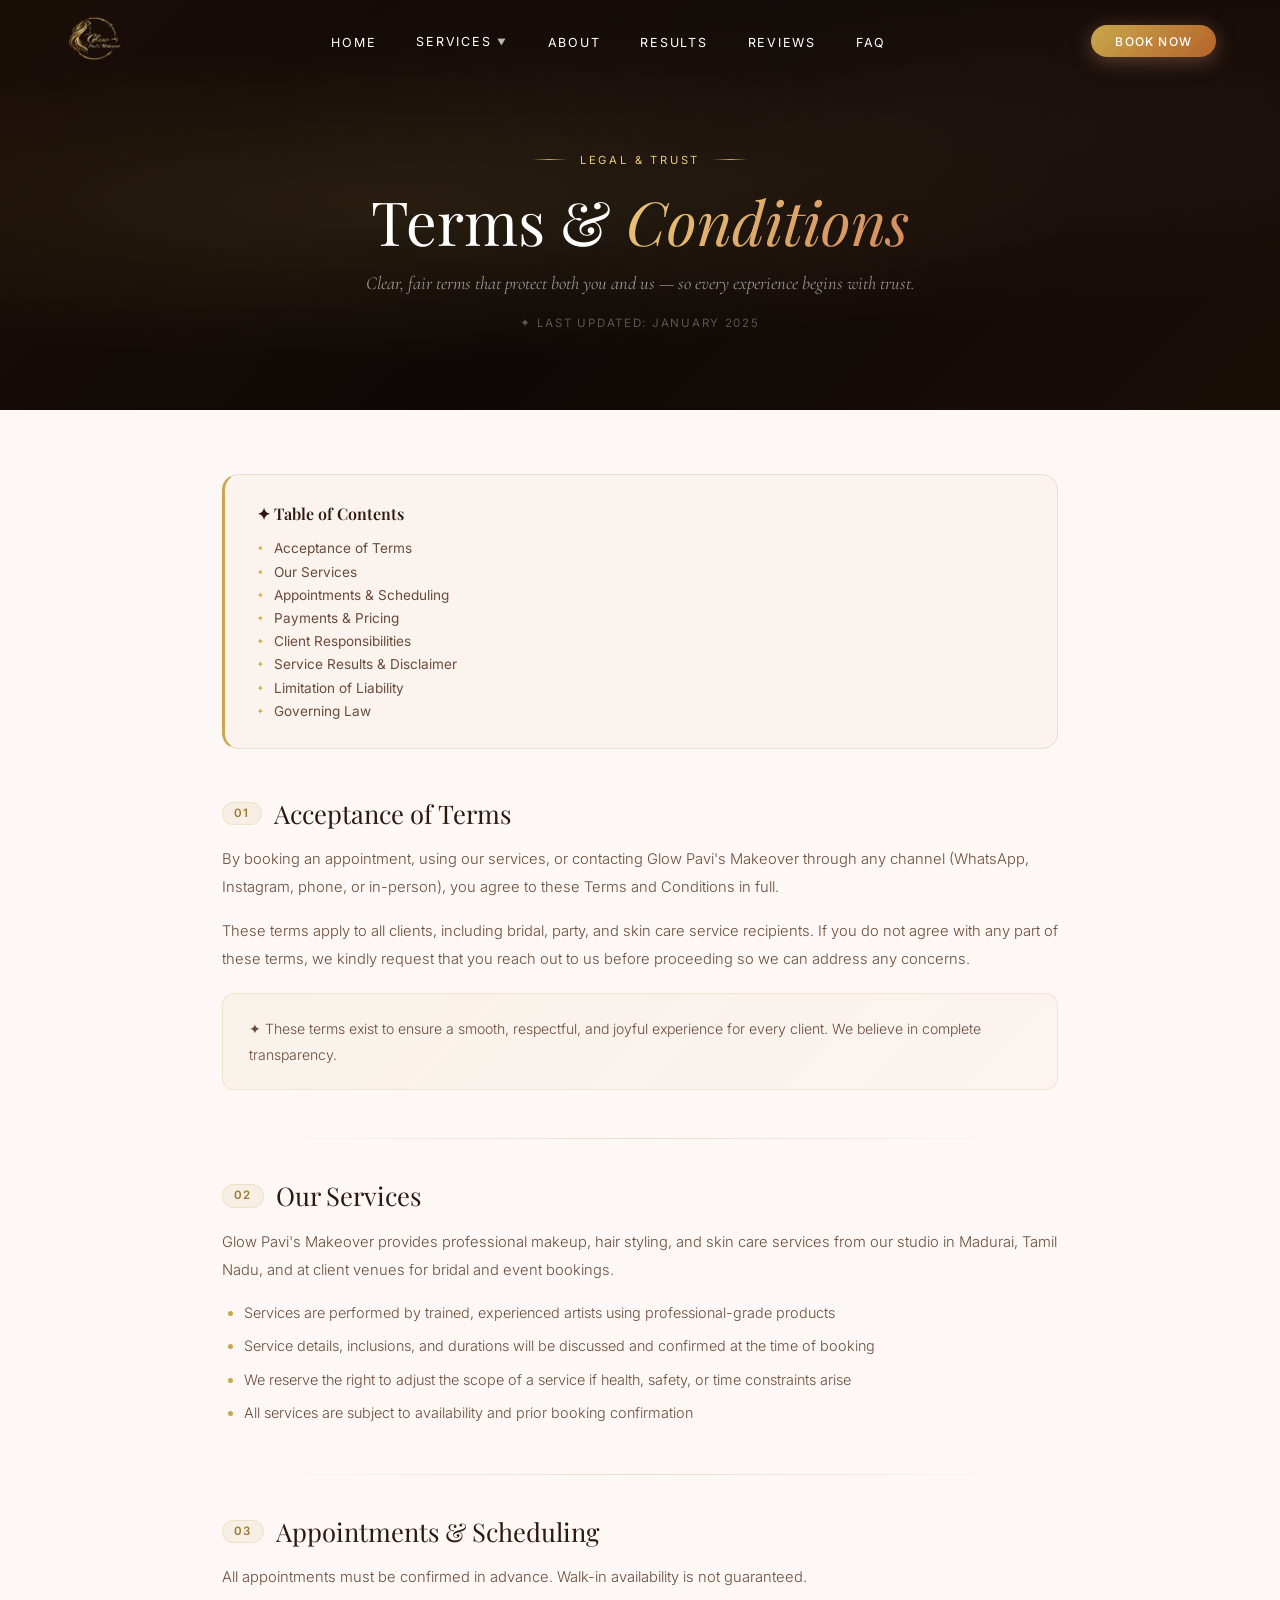
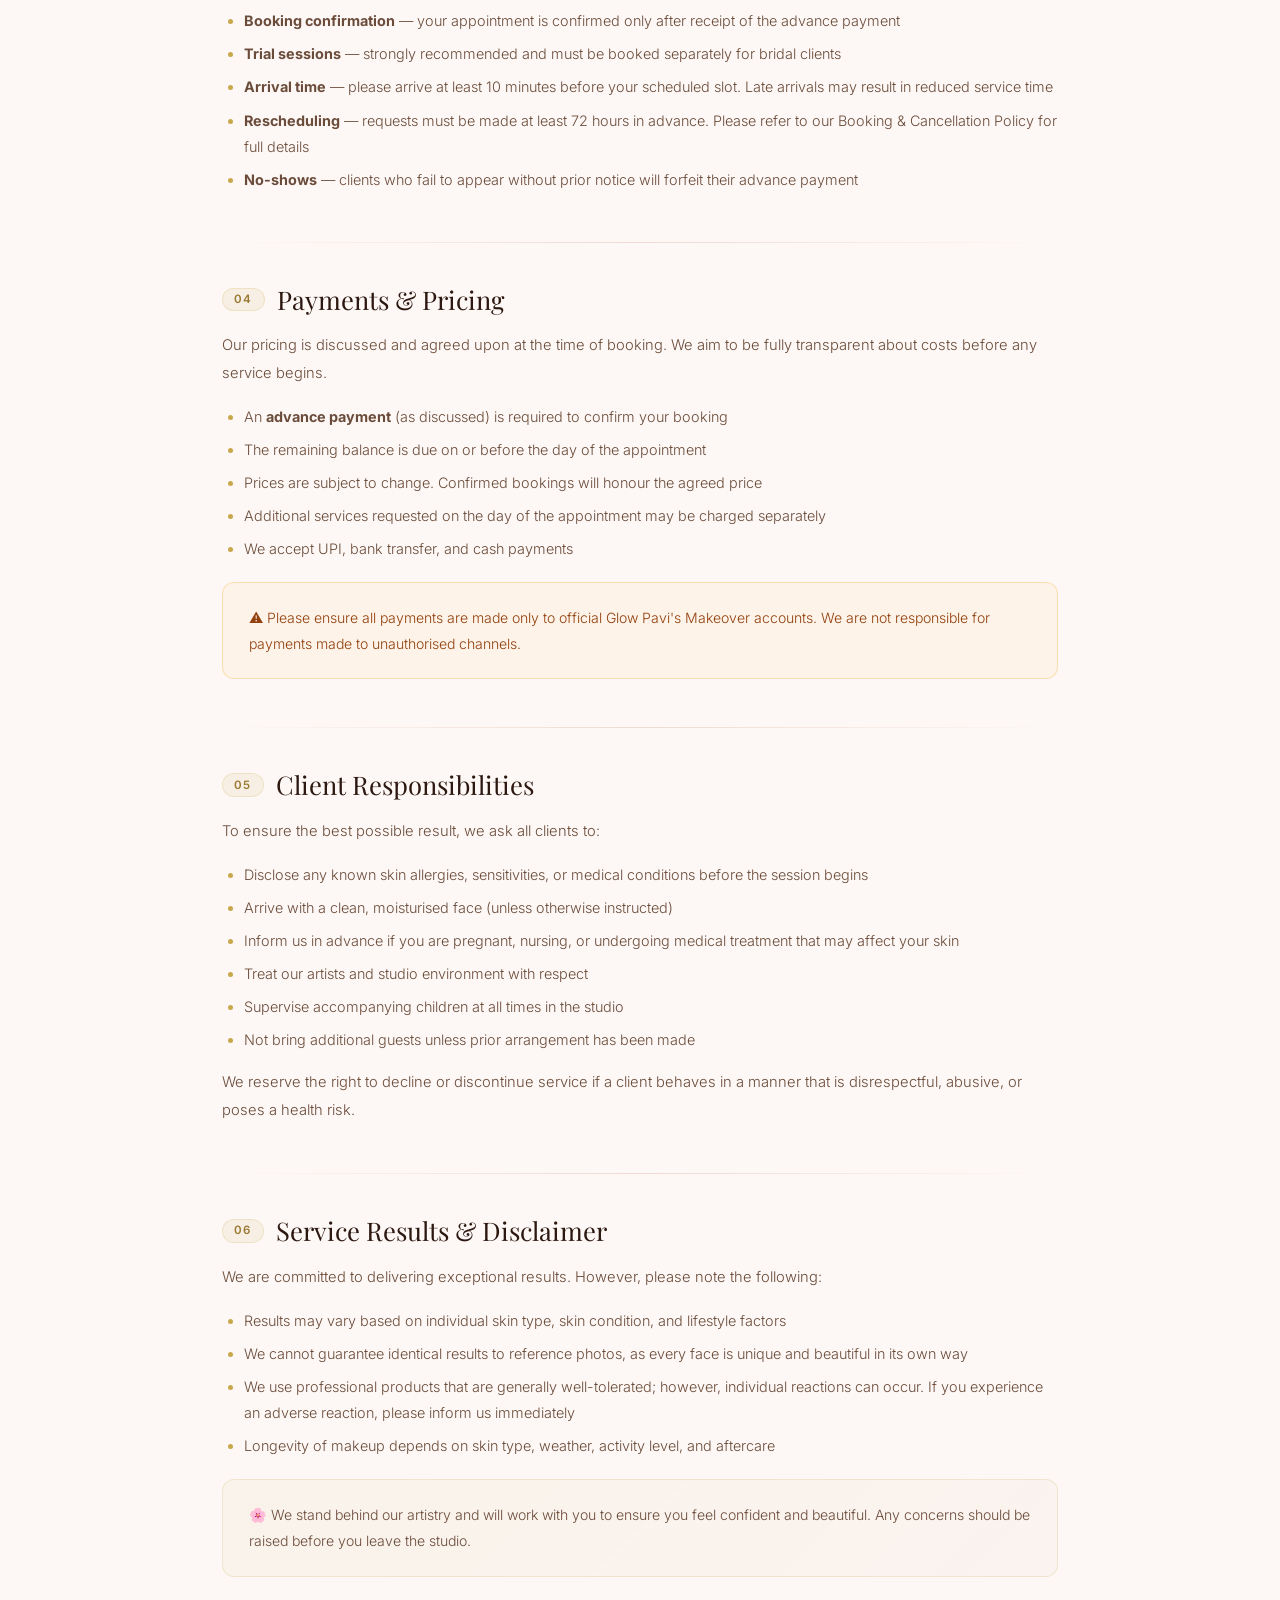
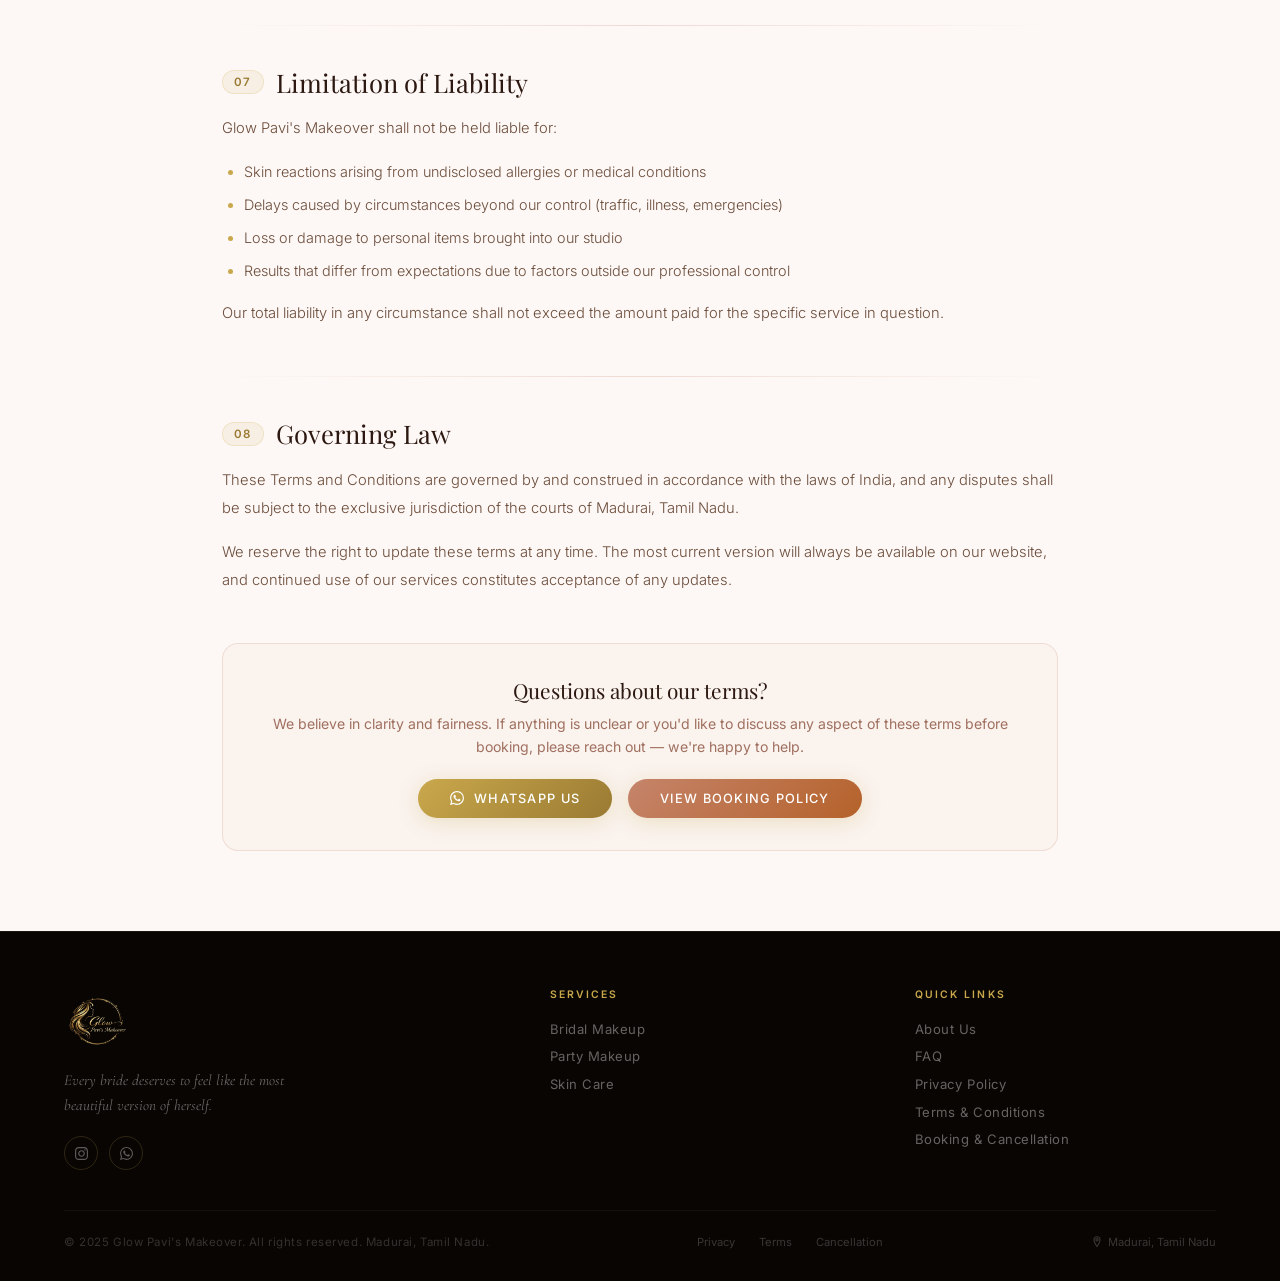
<file: terms.html>
<!DOCTYPE html>
<html lang="en">
<head>
<meta charset="UTF-8">
<meta name="viewport" content="width=device-width, initial-scale=1.0">
<title>Terms & Conditions | Glow Pavi's Makeover Madurai</title>
<link href="https://fonts.googleapis.com/css2?family=Playfair+Display:ital,wght@0,400;0,600;0,700;1,400;1,600&family=Cormorant+Garamond:ital,wght@0,300;0,400;1,300;1,400&family=Inter:wght@300;400;500&display=swap" rel="stylesheet">
  <link rel="stylesheet" href="./navbar.css">
  <link rel="stylesheet" href="./footer.css">
<style>
*{margin:0;padding:0;box-sizing:border-box}
:root{
  --gold:#C9A84C;--gold-light:#E8C97A;--gold-dark:#9A7A32;
  --blush:#F2D0C8;--blush-deep:#E8A89A;--blush-soft:#FAF0EC;
  --rose-gold:#C5846A;--rose-light:#EBC4B8;
  --white:#FFFFFF;--off-white:#FDF8F5;--cream:#FAF3EE;
  --text-dark:#2C1810;--text-mid:#6B4C3B;--text-light:#A07060;
  --copper:#B5622A;--copper-light:#D4895A;
}
html{scroll-behavior:smooth;overflow-x:hidden}
body{font-family:'Inter',sans-serif;background:var(--off-white);color:var(--text-dark);overflow-x:hidden}

.page-hero{padding:9rem 0 5rem;background:linear-gradient(135deg,#1a0e08 0%,#0d0806 50%,#1a0e08 100%);position:relative;overflow:hidden;text-align:center}
.page-hero-bg{position:absolute;inset:0;background:radial-gradient(ellipse at 30% 50%,rgba(201,168,76,0.12),transparent 55%),radial-gradient(ellipse at 70% 30%,rgba(197,132,106,0.08),transparent 50%)}
.page-hero-content{position:relative;z-index:2;max-width:700px;margin:0 auto;padding:0 2rem}
.page-hero-eyebrow{display:inline-flex;align-items:center;gap:0.8rem;margin-bottom:1.2rem}
.hero-line{width:35px;height:1px;background:linear-gradient(90deg,transparent,var(--gold),transparent)}
.page-hero-eyebrow span{font-size:0.7rem;font-weight:400;letter-spacing:0.25em;text-transform:uppercase;color:var(--gold-light)}
.page-hero-title{font-family:'Playfair Display',serif;font-size:clamp(2.2rem,5vw,3.8rem);font-weight:400;color:var(--white);line-height:1.15;margin-bottom:0.8rem}
.page-hero-title em{font-style:italic;background:linear-gradient(135deg,var(--gold-light),var(--copper-light));-webkit-background-clip:text;-webkit-text-fill-color:transparent;background-clip:text}
.page-hero-subtitle{font-family:'Cormorant Garamond',serif;font-size:1.15rem;color:rgba(255,255,255,0.55);font-style:italic;line-height:1.7}
.page-hero-date{font-size:0.72rem;letter-spacing:0.15em;text-transform:uppercase;color:rgba(255,255,255,0.3);margin-top:1rem}
.toc{background:var(--cream);border:1px solid rgba(197,132,106,0.2);border-radius:16px;padding:1.8rem 2rem;margin-bottom:3rem;border-left:3px solid var(--gold)}
.toc-title{font-family:'Playfair Display',serif;font-size:1rem;font-weight:600;color:var(--text-dark);margin-bottom:1rem}
.toc-list{list-style:none;display:flex;flex-direction:column;gap:0.45rem}
.toc-list a{text-decoration:none;color:var(--text-mid);font-size:0.85rem;display:flex;align-items:center;gap:0.6rem;transition:color 0.2s,padding-left 0.2s}
.toc-list a::before{content:'✦';font-size:0.5rem;color:var(--gold);flex-shrink:0}
.toc-list a:hover{color:var(--gold-dark);padding-left:4px}
.policy-section{margin-bottom:3rem;scroll-margin-top:5rem}
.policy-section h2{font-family:'Playfair Display',serif;font-size:1.6rem;font-weight:400;color:var(--text-dark);margin-bottom:1rem;display:flex;align-items:center;gap:0.8rem;line-height:1.3;flex-wrap:wrap}
.section-num{font-size:0.72rem;font-weight:600;letter-spacing:0.1em;color:var(--gold-dark);background:rgba(201,168,76,0.1);border:1px solid rgba(201,168,76,0.2);border-radius:20px;padding:0.2rem 0.7rem;font-family:'Inter',sans-serif;white-space:nowrap}
.policy-section p{font-size:0.92rem;line-height:1.9;color:var(--text-mid);margin-bottom:1rem;font-weight:300}
.policy-section ul,.policy-section ol{padding-left:1.4rem;margin-bottom:1rem}
.policy-section li{font-size:0.9rem;line-height:1.85;color:var(--text-mid);margin-bottom:0.4rem;font-weight:300}
.policy-section li::marker{color:var(--gold)}
.policy-divider{height:1px;background:linear-gradient(90deg,transparent,rgba(197,132,106,0.25),transparent);margin:2.5rem 0}
.highlight-box{background:linear-gradient(135deg,rgba(201,168,76,0.06),rgba(197,132,106,0.04));border:1px solid rgba(201,168,76,0.2);border-radius:12px;padding:1.4rem 1.6rem;margin:1.2rem 0}
.highlight-box p{margin:0;font-size:0.88rem;line-height:1.8}
.highlight-box.warn{background:rgba(245,158,11,0.05);border-color:rgba(245,158,11,0.25)}
.highlight-box.warn p{color:#92400e}
.highlight-box.good{background:rgba(74,222,128,0.04);border-color:rgba(74,222,128,0.2)}
.highlight-box.good p{color:#065f46}
.contact-card{background:var(--cream);border:1px solid rgba(197,132,106,0.2);border-radius:16px;padding:2rem;text-align:center;margin-top:3rem}
.contact-card h3{font-family:'Playfair Display',serif;font-size:1.3rem;font-weight:400;color:var(--text-dark);margin-bottom:0.5rem}
.contact-card p{font-size:0.88rem;color:var(--text-light);margin-bottom:1.2rem;line-height:1.7}
.btn-gold{background:linear-gradient(135deg,var(--gold),var(--gold-dark));color:var(--white);padding:0.75rem 2rem;border-radius:50px;text-decoration:none;font-size:0.8rem;font-weight:500;letter-spacing:0.1em;text-transform:uppercase;transition:all 0.3s;box-shadow:0 4px 20px rgba(201,168,76,0.25);display:inline-flex;align-items:center;gap:0.6rem}
.btn-gold:hover{transform:translateY(-2px);box-shadow:0 8px 30px rgba(201,168,76,0.35)}
.btn-whatsapp{background:linear-gradient(135deg,#25D366,#128C7E);color:var(--white);padding:0.75rem 2rem;border-radius:50px;text-decoration:none;font-size:0.8rem;font-weight:500;letter-spacing:0.1em;text-transform:uppercase;transition:all 0.3s;display:inline-flex;align-items:center;gap:0.6rem}
.btn-whatsapp:hover{transform:translateY(-2px)}
.reveal{opacity:0;transform:translateY(24px);transition:opacity 0.6s ease,transform 0.6s ease}
.reveal.visible{opacity:1;transform:translateY(0)}

@media(max-width:900px){.content-wrap{padding:2.5rem 1.2rem 4rem}.page-hero{padding:7rem 0 4rem}}

.content-wrap{max-width:900px;margin:0 auto;padding:4rem 2rem 5rem}

</style>
  <meta name="description" content="Terms and Conditions for Glow Pavi's Makeover studio in Madurai — service terms, appointment rules, payment and liability.">
  <meta name="keywords" content="Glow Pavi terms and conditions, makeup artist terms Madurai">
  <meta name="robots" content="index, follow">
  <meta name="author" content="Glow Pavi's Makeover">
  <meta property="og:type" content="website">
  <meta property="og:title" content="Terms & Conditions | Glow Pavi's Makeover">
  <meta property="og:description" content="Read the terms and conditions for booking services at Glow Pavi's Makeover, Madurai.">
  <meta property="og:url" content="https://glowpavismakeover.com/terms.html">
  <meta property="og:site_name" content="Glow Pavi's Makeover">
  <meta name="twitter:card" content="summary_large_image">
  <meta name="twitter:title" content="Terms & Conditions | Glow Pavi's Makeover">
  <meta name="twitter:description" content="Read the terms and conditions for booking services at Glow Pavi's Makeover, Madurai.">
  <link rel="canonical" href="https://glowpavismakeover.com/terms.html">
</head>
<body>
<a class="sticky-wa" href="https://wa.me/919344089990" target="_blank" rel="noopener" aria-label="Chat on WhatsApp">
  <svg viewBox="0 0 24 24" fill="currentColor"><path d="M17.472 14.382c-.297-.149-1.758-.867-2.03-.967-.273-.099-.471-.148-.67.15-.197.297-.767.966-.94 1.164-.173.199-.347.223-.644.075-.297-.15-1.255-.463-2.39-1.475-.883-.788-1.48-1.761-1.653-2.059-.173-.297-.018-.458.13-.606.134-.133.298-.347.446-.52.149-.174.198-.298.298-.497.099-.198.05-.371-.025-.52-.075-.149-.669-1.612-.916-2.207-.242-.579-.487-.5-.669-.51-.173-.008-.371-.01-.57-.01-.198 0-.52.074-.792.372-.272.297-1.04 1.016-1.04 2.479 0 1.462 1.065 2.875 1.213 3.074.149.198 2.096 3.2 5.077 4.487.709.306 1.262.489 1.694.625.712.227 1.36.195 1.871.118.571-.085 1.758-.719 2.006-1.413.248-.694.248-1.289.173-1.413-.074-.124-.272-.198-.57-.347m-5.421 7.403h-.004a9.87 9.87 0 01-5.031-1.378l-.361-.214-3.741.982.998-3.648-.235-.374a9.86 9.86 0 01-1.51-5.26c.001-5.45 4.436-9.884 9.888-9.884 2.64 0 5.122 1.03 6.988 2.898a9.825 9.825 0 012.893 6.994c-.003 5.45-4.437 9.884-9.885 9.884m8.413-18.297A11.815 11.815 0 0012.05 0C5.495 0 .16 5.335.157 11.892c0 2.096.547 4.142 1.588 5.945L.057 24l6.305-1.654a11.882 11.882 0 005.683 1.448h.005c6.554 0 11.89-5.335 11.893-11.893a11.821 11.821 0 00-3.48-8.413z"/></svg>
  Book on WhatsApp
</a>

<div class="mobile-overlay" id="mobileOverlay"></div>

<nav class="mobile-nav" id="mobileNav" aria-hidden="true">
  <span class="mobile-section-label">Main</span>
  <a href="./index.html">Home</a>
  <a href="./index.html#about">About Pavi</a>
  <a href="./index.html#beforeafter">Results</a>
  <a href="./index.html#trust-section">Reviews</a>
  <a href="./index.html#faq">FAQ</a>
  <span class="mobile-section-label">Services</span>
  <a href="./bridal-makeup.html" onclick="closeMobileNav()">👰 Bridal Makeup</a>
  <a href="./party-makeup.html" onclick="closeMobileNav()">✨ Party Makeup</a>
  <a href="./skin-care.html" onclick="closeMobileNav()">🌿 Skin Care</a>
  <a href="./index.html#booking" class="mobile-cta">Book Now</a>
</nav>

<nav id="mainNav">
  <div class="nav-logo">
    <a href="./index.html">
      <img src="./assets/image/logo1.png" alt="Glow Pavi's Makeover"
        onerror="this.style.display='none';this.parentElement.innerHTML='<span style=\'font-family:Bodoni Moda,serif;font-size:1.1rem;font-weight:600;background:linear-gradient(135deg,#C9A84C,#C5846A);-webkit-background-clip:text;-webkit-text-fill-color:transparent\'>Glow Pavi\'s</span>'">
    </a>
  </div>
  <ul class="nav-links">
    <li><a href="./index.html">Home</a></li>
    <li class="nav-dropdown">
      <a href="./index.html#services">Services <span class="caret">▼</span></a>
      <div class="dropdown-menu">
        <a class="dropdown-item" href="./bridal-makeup.html"><span class="di-icon">👰</span><span class="di-label">Bridal Makeup</span></a>
        <div class="dropdown-divider"></div>
        <a class="dropdown-item" href="./party-makeup.html"><span class="di-icon">✨</span><span class="di-label">Party Makeup</span></a>
        <div class="dropdown-divider"></div>
        <a class="dropdown-item" href="./skin-care.html"><span class="di-icon">🌿</span><span class="di-label">Skin Care</span></a>
      </div>
    </li>
    <li><a href="./about.html">About</a></li>
    <li><a href="./index.html#beforeafter">Results</a></li>
    <li><a href="./index.html#trust-section">Reviews</a></li>
    <li><a href="./index.html#faq">FAQ</a></li>
  </ul>
  <div style="display:flex;align-items:center;gap:1rem">
    <a href="./index.html#booking" class="nav-cta">Book Now</a>
    <button class="hamburger" id="hamburgerBtn" aria-label="Open menu" aria-expanded="false">
      <span></span><span></span><span></span>
    </button>
  </div>
</nav>



<div class="page-hero">
  <div class="page-hero-bg"></div>
  <div class="page-hero-content">
    <div class="page-hero-eyebrow">
      <div class="hero-line"></div>
      <span>Legal &amp; Trust</span>
      <div class="hero-line"></div>
    </div>
    <h1 class="page-hero-title">Terms &amp; <em>Conditions</em></h1>
    <p class="page-hero-subtitle">Clear, fair terms that protect both you and us — so every experience begins with trust.</p>
    <p class="page-hero-date">✦ Last updated: January 2025</p>
  </div>
</div>

<div class="content-wrap">
  <div class="toc reveal">
    <div class="toc-title">✦ Table of Contents</div>
    <ul class="toc-list">
      <li><a href="#acceptance">Acceptance of Terms</a></li>
      <li><a href="#services-terms">Our Services</a></li>
      <li><a href="#appointments">Appointments &amp; Scheduling</a></li>
      <li><a href="#payments">Payments &amp; Pricing</a></li>
      <li><a href="#conduct">Client Responsibilities</a></li>
      <li><a href="#results">Service Results &amp; Disclaimer</a></li>
      <li><a href="#liability">Limitation of Liability</a></li>
      <li><a href="#governing">Governing Law</a></li>
    </ul>
  </div>

  <div class="policy-section reveal" id="acceptance">
    <h2><span class="section-num">01</span> Acceptance of Terms</h2>
    <p>By booking an appointment, using our services, or contacting Glow Pavi's Makeover through any channel (WhatsApp, Instagram, phone, or in-person), you agree to these Terms and Conditions in full.</p>
    <p>These terms apply to all clients, including bridal, party, and skin care service recipients. If you do not agree with any part of these terms, we kindly request that you reach out to us before proceeding so we can address any concerns.</p>
    <div class="highlight-box">
      <p>✦ These terms exist to ensure a smooth, respectful, and joyful experience for every client. We believe in complete transparency.</p>
    </div>
  </div>

  <div class="policy-divider"></div>

  <div class="policy-section reveal" id="services-terms">
    <h2><span class="section-num">02</span> Our Services</h2>
    <p>Glow Pavi's Makeover provides professional makeup, hair styling, and skin care services from our studio in Madurai, Tamil Nadu, and at client venues for bridal and event bookings.</p>
    <ul>
      <li>Services are performed by trained, experienced artists using professional-grade products</li>
      <li>Service details, inclusions, and durations will be discussed and confirmed at the time of booking</li>
      <li>We reserve the right to adjust the scope of a service if health, safety, or time constraints arise</li>
      <li>All services are subject to availability and prior booking confirmation</li>
    </ul>
  </div>

  <div class="policy-divider"></div>

  <div class="policy-section reveal" id="appointments">
    <h2><span class="section-num">03</span> Appointments &amp; Scheduling</h2>
    <p>All appointments must be confirmed in advance. Walk-in availability is not guaranteed.</p>
    <ul>
      <li><strong>Booking confirmation</strong> — your appointment is confirmed only after receipt of the advance payment</li>
      <li><strong>Trial sessions</strong> — strongly recommended and must be booked separately for bridal clients</li>
      <li><strong>Arrival time</strong> — please arrive at least 10 minutes before your scheduled slot. Late arrivals may result in reduced service time</li>
      <li><strong>Rescheduling</strong> — requests must be made at least 72 hours in advance. Please refer to our Booking &amp; Cancellation Policy for full details</li>
      <li><strong>No-shows</strong> — clients who fail to appear without prior notice will forfeit their advance payment</li>
    </ul>
  </div>

  <div class="policy-divider"></div>

  <div class="policy-section reveal" id="payments">
    <h2><span class="section-num">04</span> Payments &amp; Pricing</h2>
    <p>Our pricing is discussed and agreed upon at the time of booking. We aim to be fully transparent about costs before any service begins.</p>
    <ul>
      <li>An <strong>advance payment</strong> (as discussed) is required to confirm your booking</li>
      <li>The remaining balance is due on or before the day of the appointment</li>
      <li>Prices are subject to change. Confirmed bookings will honour the agreed price</li>
      <li>Additional services requested on the day of the appointment may be charged separately</li>
      <li>We accept UPI, bank transfer, and cash payments</li>
    </ul>
    <div class="highlight-box warn">
      <p>⚠️ Please ensure all payments are made only to official Glow Pavi's Makeover accounts. We are not responsible for payments made to unauthorised channels.</p>
    </div>
  </div>

  <div class="policy-divider"></div>

  <div class="policy-section reveal" id="conduct">
    <h2><span class="section-num">05</span> Client Responsibilities</h2>
    <p>To ensure the best possible result, we ask all clients to:</p>
    <ul>
      <li>Disclose any known skin allergies, sensitivities, or medical conditions before the session begins</li>
      <li>Arrive with a clean, moisturised face (unless otherwise instructed)</li>
      <li>Inform us in advance if you are pregnant, nursing, or undergoing medical treatment that may affect your skin</li>
      <li>Treat our artists and studio environment with respect</li>
      <li>Supervise accompanying children at all times in the studio</li>
      <li>Not bring additional guests unless prior arrangement has been made</li>
    </ul>
    <p>We reserve the right to decline or discontinue service if a client behaves in a manner that is disrespectful, abusive, or poses a health risk.</p>
  </div>

  <div class="policy-divider"></div>

  <div class="policy-section reveal" id="results">
    <h2><span class="section-num">06</span> Service Results &amp; Disclaimer</h2>
    <p>We are committed to delivering exceptional results. However, please note the following:</p>
    <ul>
      <li>Results may vary based on individual skin type, skin condition, and lifestyle factors</li>
      <li>We cannot guarantee identical results to reference photos, as every face is unique and beautiful in its own way</li>
      <li>We use professional products that are generally well-tolerated; however, individual reactions can occur. If you experience an adverse reaction, please inform us immediately</li>
      <li>Longevity of makeup depends on skin type, weather, activity level, and aftercare</li>
    </ul>
    <div class="highlight-box">
      <p>🌸 We stand behind our artistry and will work with you to ensure you feel confident and beautiful. Any concerns should be raised before you leave the studio.</p>
    </div>
  </div>

  <div class="policy-divider"></div>

  <div class="policy-section reveal" id="liability">
    <h2><span class="section-num">07</span> Limitation of Liability</h2>
    <p>Glow Pavi's Makeover shall not be held liable for:</p>
    <ul>
      <li>Skin reactions arising from undisclosed allergies or medical conditions</li>
      <li>Delays caused by circumstances beyond our control (traffic, illness, emergencies)</li>
      <li>Loss or damage to personal items brought into our studio</li>
      <li>Results that differ from expectations due to factors outside our professional control</li>
    </ul>
    <p>Our total liability in any circumstance shall not exceed the amount paid for the specific service in question.</p>
  </div>

  <div class="policy-divider"></div>

  <div class="policy-section reveal" id="governing">
    <h2><span class="section-num">08</span> Governing Law</h2>
    <p>These Terms and Conditions are governed by and construed in accordance with the laws of India, and any disputes shall be subject to the exclusive jurisdiction of the courts of Madurai, Tamil Nadu.</p>
    <p>We reserve the right to update these terms at any time. The most current version will always be available on our website, and continued use of our services constitutes acceptance of any updates.</p>
  </div>

  <div class="contact-card reveal">
    <h3>Questions about our terms?</h3>
    <p>We believe in clarity and fairness. If anything is unclear or you'd like to discuss any aspect of these terms before booking, please reach out — we're happy to help.</p>
    <div style="display:flex;gap:1rem;justify-content:center;flex-wrap:wrap">
      <a href="https://wa.me/919344089990" class="btn-gold">
        <svg width="14" height="14" viewBox="0 0 24 24" fill="currentColor"><path d="M17.472 14.382c-.297-.149-1.758-.867-2.03-.967-.273-.099-.471-.148-.67.15-.197.297-.767.966-.94 1.164-.173.199-.347.223-.644.075-.297-.15-1.255-.463-2.39-1.475-.883-.788-1.48-1.761-1.653-2.059-.173-.297-.018-.458.13-.606.134-.133.298-.347.446-.52.149-.174.198-.298.298-.497.099-.198.05-.371-.025-.52-.075-.149-.669-1.612-.916-2.207-.242-.579-.487-.5-.669-.51-.173-.008-.371-.01-.57-.01-.198 0-.52.074-.792.372-.272.297-1.04 1.016-1.04 2.479 0 1.462 1.065 2.875 1.213 3.074.149.198 2.096 3.2 5.077 4.487.709.306 1.262.489 1.694.625.712.227 1.36.195 1.871.118.571-.085 1.758-.719 2.006-1.413.248-.694.248-1.289.173-1.413-.074-.124-.272-.198-.57-.347m-5.421 7.403h-.004a9.87 9.87 0 01-5.031-1.378l-.361-.214-3.741.982.998-3.648-.235-.374a9.86 9.86 0 01-1.51-5.26c.001-5.45 4.436-9.884 9.888-9.884 2.64 0 5.122 1.03 6.988 2.898a9.825 9.825 0 012.893 6.994c-.003 5.45-4.437 9.884-9.885 9.884m8.413-18.297A11.815 11.815 0 0012.05 0C5.495 0 .16 5.335.157 11.892c0 2.096.547 4.142 1.588 5.945L.057 24l6.305-1.654a11.882 11.882 0 005.683 1.448h.005c6.554 0 11.89-5.335 11.893-11.893a11.821 11.821 0 00-3.48-8.413z"/></svg>
        WhatsApp Us
      </a>
      <a href="booking-cancellation.html" class="btn-gold" style="background:linear-gradient(135deg,var(--rose-gold),var(--copper))">View Booking Policy</a>
    </div>
  </div>
</div>



<footer>
  <div class="footer-main">
    <div>
      <div class="footer-logo">
        <a href="./index.html">
          <img src="./assets/image/logo1.png" alt="Glow Pavi's Makeover logo" onerror="this.style.display='none'">
        </a>
      </div>
      <p class="footer-slogan">Every bride deserves to feel like the most beautiful version of herself.</p>
      <div class="footer-social">
        <a class="social-btn" href="https://www.instagram.com/glowpavis/" target="_blank" rel="noopener noreferrer" title="Instagram" aria-label="Follow on Instagram">
          <svg width="13" height="13" viewBox="0 0 24 24" fill="currentColor"><path d="M12 2.163c3.204 0 3.584.012 4.85.07 3.252.148 4.771 1.691 4.919 4.919.058 1.265.069 1.645.069 4.849 0 3.205-.012 3.584-.069 4.849-.149 3.225-1.664 4.771-4.919 4.919-1.266.058-1.644.07-4.85.07-3.204 0-3.584-.012-4.849-.07-3.26-.149-4.771-1.699-4.919-4.92-.058-1.265-.07-1.644-.07-4.849 0-3.204.013-3.583.07-4.849.149-3.227 1.664-4.771 4.919-4.919 1.266-.057 1.645-.069 4.849-.069zm0-2.163c-3.259 0-3.667.014-4.947.072-4.358.2-6.78 2.618-6.98 6.98-.059 1.281-.073 1.689-.073 4.948 0 3.259.014 3.668.072 4.948.2 4.358 2.618 6.78 6.98 6.98 1.281.058 1.689.072 4.948.072 3.259 0 3.668-.014 4.948-.072 4.354-.2 6.782-2.618 6.979-6.98.059-1.28.073-1.689.073-4.948 0-3.259-.014-3.667-.072-4.947-.196-4.354-2.617-6.78-6.979-6.98-1.281-.059-1.69-.073-4.949-.073zm0 5.838c-3.403 0-6.162 2.759-6.162 6.162s2.759 6.163 6.162 6.163 6.162-2.759 6.162-6.163c0-3.403-2.759-6.162-6.162-6.162zm0 10.162c-2.209 0-4-1.79-4-4 0-2.209 1.791-4 4-4s4 1.791 4 4c0 2.21-1.791 4-4 4zm6.406-11.845c-.796 0-1.441.645-1.441 1.44s.645 1.44 1.441 1.44c.795 0 1.439-.645 1.439-1.44s-.644-1.44-1.439-1.44z"/></svg>
        </a>
        <a class="social-btn" href="https://wa.me/919344089990" target="_blank" rel="noopener" title="WhatsApp" aria-label="Chat on WhatsApp">
          <svg width="13" height="13" viewBox="0 0 24 24" fill="currentColor"><path d="M17.472 14.382c-.297-.149-1.758-.867-2.03-.967-.273-.099-.471-.148-.67.15-.197.297-.767.966-.94 1.164-.173.199-.347.223-.644.075-.297-.15-1.255-.463-2.39-1.475-.883-.788-1.48-1.761-1.653-2.059-.173-.297-.018-.458.13-.606.134-.133.298-.347.446-.52.149-.174.198-.298.298-.497.099-.198.05-.371-.025-.52-.075-.149-.669-1.612-.916-2.207-.242-.579-.487-.5-.669-.51-.173-.008-.371-.01-.57-.01-.198 0-.52.074-.792.372-.272.297-1.04 1.016-1.04 2.479 0 1.462 1.065 2.875 1.213 3.074.149.198 2.096 3.2 5.077 4.487.709.306 1.262.489 1.694.625.712.227 1.36.195 1.871.118.571-.085 1.758-.719 2.006-1.413.248-.694.248-1.289.173-1.413-.074-.124-.272-.198-.57-.347m-5.421 7.403h-.004a9.87 9.87 0 01-5.031-1.378l-.361-.214-3.741.982.998-3.648-.235-.374a9.86 9.86 0 01-1.51-5.26c.001-5.45 4.436-9.884 9.888-9.884 2.64 0 5.122 1.03 6.988 2.898a9.825 9.825 0 012.893 6.994c-.003 5.45-4.437 9.884-9.885 9.884m8.413-18.297A11.815 11.815 0 0012.05 0C5.495 0 .16 5.335.157 11.892c0 2.096.547 4.142 1.588 5.945L.057 24l6.305-1.654a11.882 11.882 0 005.683 1.448h.005c6.554 0 11.89-5.335 11.893-11.893a11.821 11.821 0 00-3.48-8.413z"/></svg>
        </a>
      </div>
    </div>
    <div>
      <span class="footer-col-title">Services</span>
      <div class="footer-col-links">
        <a href="./bridal-makeup.html">Bridal Makeup</a>
        <a href="./party-makeup.html">Party Makeup</a>
        <a href="./skin-care.html">Skin Care</a>
      </div>
    </div>
    <div>
      <span class="footer-col-title">Quick Links</span>
      <div class="footer-col-links">
        <a href="./about.html">About Us</a>
        <a href="./faq.html">FAQ</a>
        <a href="./privacy-policy.html">Privacy Policy</a>
        <a href="./terms.html">Terms &amp; Conditions</a>
        <a href="./booking-cancellation.html">Booking &amp; Cancellation</a>
      </div>
    </div>
  </div>
  <div class="footer-bottom">
    <p class="footer-copy">© 2025 Glow Pavi's Makeover. All rights reserved. Madurai, Tamil Nadu.</p>
    <div class="footer-bottom-links">
      <a href="./privacy-policy.html">Privacy</a>
      <a href="./terms.html">Terms</a>
      <a href="./booking-cancellation.html">Cancellation</a>
    </div>
    <address class="footer-location" style="font-style:normal">
      <svg width="10" height="12" viewBox="0 0 12 16" fill="none" stroke="currentColor" stroke-width="1.5"><path d="M6 1C3.79 1 2 2.79 2 5c0 3.25 4 9 4 9s4-5.75 4-9c0-2.21-1.79-4-4-4z"/><circle cx="6" cy="5" r="1.5"/></svg>
      Madurai, Tamil Nadu
    </address>
  </div>
</footer>

<script>
const nav=document.getElementById('mainNav');
window.addEventListener('scroll',()=>{nav.classList.toggle('scrolled',scrollY>80)},{passive:true});
const hamburger=document.getElementById('hamburgerBtn');
const mobileNav=document.getElementById('mobileNav');
const mobileOverlay=document.getElementById('mobileOverlay');
hamburger.addEventListener('click',()=>{
  const isOpen=mobileNav.classList.toggle('open');
  hamburger.classList.toggle('open',isOpen);
  mobileOverlay.classList.toggle('show',isOpen);
  hamburger.setAttribute('aria-expanded',isOpen);
  mobileNav.setAttribute('aria-hidden',!isOpen);
  document.body.style.overflow=isOpen?'hidden':'';
});
mobileOverlay.addEventListener('click',closeMobileNav);
function closeMobileNav(){
  mobileNav.classList.remove('open');
  hamburger.classList.remove('open');
  mobileOverlay.classList.remove('show');
  hamburger.setAttribute('aria-expanded','false');
  mobileNav.setAttribute('aria-hidden','true');
  document.body.style.overflow='';
}
document.addEventListener('keydown',e=>{if(e.key==='Escape'&&mobileNav.classList.contains('open'))closeMobileNav();});
const revs=document.querySelectorAll('.reveal');
const obs=new IntersectionObserver(e=>{e.forEach(en=>{if(en.isIntersecting){en.target.classList.add('visible');obs.unobserve(en.target);}});},{threshold:0.08,rootMargin:'0px 0px -30px 0px'});
revs.forEach(el=>obs.observe(el));

</script>
<script>
// Dropdown hover fix
(function(){
  document.querySelectorAll(".nav-dropdown").forEach(function(dd){
    var timer;
    dd.addEventListener("mouseenter",function(){clearTimeout(timer);dd.classList.add("dd-open");});
    dd.addEventListener("mouseleave",function(){timer=setTimeout(function(){dd.classList.remove("dd-open");},120);});
  });
})();
</script>
</body>
</html>
</file>
<file: navbar.css>
/* ===================================================
   NAVBAR — Glow Pavi's Makeover
   Shared navigation styles for all pages
=================================================== */

/* ===== NAV ===== */
nav {
  position: fixed;
  top: 0;
  left: 0;
  right: 0;
  z-index: 1000;
  padding: 0.5rem 4rem;
  display: flex;
  justify-content: space-between;
  align-items: center;
  transition: all 0.4s ease;
  background: transparent
}

nav.scrolled {
  background: rgba(253, 248, 245, 0.97);
  backdrop-filter: blur(20px);
  border-bottom: 1px solid rgba(197, 132, 106, 0.15);
  padding: 0.4rem 4rem
}

.nav-logo img {
  height: 62px;
  width: 62px;
  object-fit: contain
}

.nav-links {
  display: flex;
  gap: 2.5rem;
  list-style: none;
  align-items: center
}

.nav-links a {
  text-decoration: none;
  color: var(--white);
  font-size: 0.78rem;
  font-weight: 400;
  letter-spacing: 0.14em;
  text-transform: uppercase;
  transition: color 0.3s
}

nav.scrolled .nav-links a {
  color: var(--text-mid)
}

.nav-links a:hover {
  color: var(--gold)
}

.nav-dropdown {
  position: relative
}

.nav-dropdown>a {
  display: flex;
  align-items: center;
  gap: 0.35rem;
  cursor: pointer
}

.nav-dropdown>a .caret {
  font-size: 0.55rem;
  transition: transform 0.3s;
  opacity: 0.7
}

.nav-dropdown:hover>a .caret {
  transform: rotate(180deg)
}

.dropdown-menu {
  position: absolute;
  top: calc(100% + 0.4rem);
  left: 50%;
  transform: translateX(-50%) translateY(-8px);
  background: #fff;
  border-radius: 16px;
  padding: 0.6rem;
  box-shadow: 0 20px 60px rgba(44, 24, 16, 0.18);
  border: 1px solid rgba(197, 132, 106, 0.15);
  min-width: 220px;
  opacity: 0;
  pointer-events: none;
  transition: opacity 0.25s ease, transform 0.25s ease
}

/* Arrow decoration */
.dropdown-menu::after {
  content: '';
  position: absolute;
  top: -6px;
  left: 50%;
  width: 12px;
  height: 12px;
  background: #fff;
  border-left: 1px solid rgba(197, 132, 106, 0.15);
  border-top: 1px solid rgba(197, 132, 106, 0.15);
  transform: translateX(-50%) rotate(45deg);
  pointer-events: none
}

/* Invisible bridge fills the gap between trigger and menu so mouse doesn't "fall off" */
.dropdown-menu::before {
  content: '';
  position: absolute;
  top: -14px;
  left: 0;
  right: 0;
  height: 14px;
  background: transparent
}

.nav-dropdown:hover .dropdown-menu,
.nav-dropdown.dd-open .dropdown-menu {
  opacity: 1;
  pointer-events: all;
  transform: translateX(-50%) translateY(0)
}

.dropdown-item {
  display: flex;
  align-items: center;
  gap: 0.75rem;
  padding: 0.7rem 0.9rem;
  border-radius: 10px;
  text-decoration: none;
  transition: background 0.2s;
  font-size: 0.78rem;
  color: var(--text-mid);
  cursor: pointer
}

.dropdown-item:hover {
  background: rgba(201, 168, 76, 0.09);
  color: var(--text-dark)
}

.dropdown-item .di-icon {
  width: 34px;
  height: 34px;
  border-radius: 8px;
  background: linear-gradient(135deg, rgba(201, 168, 76, 0.15), rgba(197, 132, 106, 0.12));
  display: flex;
  align-items: center;
  justify-content: center;
  font-size: 1rem;
  flex-shrink: 0
}

.dropdown-item .di-label {
  font-size: 0.82rem;
  font-weight: 500;
  color: var(--text-dark)
}

.dropdown-divider {
  height: 1px;
  background: rgba(197, 132, 106, 0.1);
  margin: 0.3rem 0
}

.nav-cta {
  background: linear-gradient(135deg, var(--gold), var(--copper));
  color: var(--white);
  padding: 0.55rem 1.5rem;
  border-radius: 30px;
  text-decoration: none;
  font-size: 0.75rem;
  font-weight: 500;
  letter-spacing: 0.1em;
  text-transform: uppercase;
  transition: all 0.3s;
  box-shadow: 0 4px 20px rgba(197, 132, 106, 0.4)
}

.nav-cta:hover {
  transform: translateY(-2px);
  box-shadow: 0 8px 30px rgba(197, 132, 106, 0.5)
}

.hamburger {
  display: none;
  flex-direction: column;
  gap: 5px;
  cursor: pointer;
  padding: 6px;
  z-index: 1100;
  background: none;
  border: none
}

.hamburger span {
  display: block;
  width: 24px;
  height: 2px;
  background: var(--white);
  border-radius: 2px;
  transition: all 0.35s ease
}

nav.scrolled .hamburger span {
  background: var(--text-dark)
}

.hamburger.open span:nth-child(1) {
  transform: translateY(7px) rotate(45deg)
}

.hamburger.open span:nth-child(2) {
  opacity: 0;
  transform: scaleX(0)
}

.hamburger.open span:nth-child(3) {
  transform: translateY(-7px) rotate(-45deg)
}

.mobile-nav {
  position: fixed;
  top: 0;
  right: -100%;
  width: min(320px, 85vw);
  height: 100vh;
  background: linear-gradient(160deg, #1a0e08, #0d0806);
  z-index: 1050;
  transition: right 0.42s cubic-bezier(0.77, 0, 0.175, 1);
  padding: 4.5rem 2.5rem 3rem;
  display: flex;
  flex-direction: column;
  border-left: 1px solid rgba(201, 168, 76, 0.12);
  visibility: hidden;
  pointer-events: none;
  overflow-y: auto
}

.mobile-nav.open {
  right: 0;
  visibility: visible;
  pointer-events: all
}

.mobile-nav a {
  display: block;
  color: rgba(255, 255, 255, 0.75);
  text-decoration: none;
  font-size: 1rem;
  font-weight: 300;
  letter-spacing: 0.08em;
  padding: 0.85rem 0;
  border-bottom: 1px solid rgba(201, 168, 76, 0.08);
  transition: color 0.3s, padding-left 0.3s
}

.mobile-nav a:hover {
  color: var(--gold-light);
  padding-left: 0.5rem
}

.mobile-section-label {
  font-size: 0.6rem;
  letter-spacing: 0.2em;
  text-transform: uppercase;
  color: rgba(201, 168, 76, 0.5);
  margin-top: 1.4rem;
  margin-bottom: 0.3rem;
  display: block
}

.mobile-cta {
  margin-top: 1.8rem;
  background: linear-gradient(135deg, var(--gold), var(--copper));
  color: var(--white) !important;
  text-align: center;
  padding: 0.85rem !important;
  border-radius: 30px;
  font-size: 0.82rem;
  letter-spacing: 0.1em;
  text-transform: uppercase;
  font-weight: 500;
  border-bottom: none !important
}

.mobile-overlay {
  position: fixed;
  inset: 0;
  background: rgba(0, 0, 0, 0.55);
  z-index: 1040;
  opacity: 0;
  pointer-events: none;
  transition: opacity 0.4s;
  backdrop-filter: blur(2px)
}

.mobile-overlay.show {
  opacity: 1;
  pointer-events: all
}

/* ===== STICKY CTA (mobile) ===== */
.sticky-wa {
  display: none;
  position: fixed;
  bottom: 1.4rem;
  right: 1.2rem;
  z-index: 900;
  background: linear-gradient(135deg, #25D366, #128C7E);
  color: #fff;
  border-radius: 50px;
  padding: 0.75rem 1.4rem 0.75rem 1rem;
  box-shadow: 0 6px 28px rgba(37, 211, 102, 0.42);
  font-size: 0.78rem;
  font-weight: 500;
  letter-spacing: 0.06em;
  text-decoration: none;
  align-items: center;
  gap: 0.55rem;
  transition: transform 0.3s, box-shadow 0.3s;
  animation: bounceIn 0.6s 2s both
}

.sticky-wa:hover {
  transform: translateY(-3px);
  box-shadow: 0 12px 36px rgba(37, 211, 102, 0.5)
}

.sticky-wa svg {
  width: 18px;
  height: 18px;
  flex-shrink: 0
}

@keyframes bounceIn {
  from {
    opacity: 0;
    transform: translateY(20px)
  }

  to {
    opacity: 1;
    transform: translateY(0)
  }
}

/* ===== RESPONSIVE — NAV ===== */
@media(max-width:900px) {
  nav {
    padding: 0.9rem 1.2rem
  }

  nav.scrolled {
    padding: 0.7rem 1.2rem
  }

  .nav-links {
    display: none
  }

  .hamburger {
    display: flex
  }

  .sticky-wa {
    display: flex
  }
}

@media(min-width:901px) {
  .hamburger {
    display: none !important
  }

  .mobile-nav {
    display: none !important
  }

  .mobile-overlay {
    display: none !important
  }

  .sticky-wa {
    display: none !important
  }
}
</file>
<file: footer.css>
/* ===================================================
   FOOTER — Glow Pavi's Makeover
   Shared footer styles for all pages
=================================================== */

/* ===== FOOTER ===== */
footer{background:#080503;padding:3.5rem 4rem 2rem;border-top:1px solid rgba(201,168,76,0.1)}
.footer-main{display:grid;grid-template-columns:1.4fr 1fr 1fr;gap:4rem;margin-bottom:2.5rem}
.footer-logo img{height:68px;width:68px;object-fit:contain;opacity:0.9;margin-bottom:0.8rem;display:block}
.footer-slogan{font-family:'Cormorant Garamond',serif;font-style:italic;color:rgba(255,255,255,0.4);font-size:0.95rem;line-height:1.6;max-width:220px}
.footer-social{display:flex;gap:0.7rem;margin-top:1.2rem}
.social-btn{width:34px;height:34px;border-radius:50%;border:1px solid rgba(201,168,76,0.2);display:flex;align-items:center;justify-content:center;color:rgba(255,255,255,0.35);font-size:0.8rem;transition:all 0.3s;text-decoration:none}
.social-btn:hover{border-color:var(--gold);color:var(--gold);background:rgba(201,168,76,0.08)}
.footer-col-title{font-size:0.65rem;font-weight:600;letter-spacing:0.2em;text-transform:uppercase;color:var(--gold);margin-bottom:1.2rem;display:block}
.footer-col-links{display:flex;flex-direction:column;gap:0.5rem}
.footer-col-links a{color:rgba(255,255,255,0.38);text-decoration:none;font-size:0.82rem;letter-spacing:0.04em;transition:all 0.3s;line-height:1.5}
.footer-col-links a:hover{color:rgba(255,255,255,0.75);padding-left:4px}
.footer-bottom{border-top:1px solid rgba(201,168,76,0.08);padding-top:1.5rem;display:flex;justify-content:space-between;align-items:center;flex-wrap:wrap;gap:0.8rem}
.footer-copy{color:rgba(255,255,255,0.18);font-size:0.72rem;letter-spacing:0.05em}
.footer-bottom-links{display:flex;gap:1.5rem}
.footer-bottom-links a{color:rgba(255,255,255,0.2);font-size:0.7rem;text-decoration:none;transition:color 0.3s}
.footer-bottom-links a:hover{color:rgba(255,255,255,0.5)}
.footer-location{color:rgba(255,255,255,0.2);font-size:0.7rem;display:flex;align-items:center;gap:0.4rem}

/* ===== RESPONSIVE — FOOTER ===== */
@media(max-width:900px){
  footer{padding:2.5rem 1.2rem 1.5rem}
  .footer-main{grid-template-columns:1fr;gap:2rem}
  .footer-bottom{flex-direction:column;align-items:flex-start}
}
@media(max-width:600px){
  .footer-bottom-links{flex-wrap:wrap;gap:0.8rem}
}
</file>
<file: shared.css>
/* ===================================================
   SHARED DESIGN SYSTEM — Glow Pavi's Makeover
   Unified styles for all pages: carousel, before/after,
   typography, spacing, animations, responsiveness.
=================================================== */

/* ─── RESET & BASE ─────────────────────────────────── */
*,
*::before,
*::after {
  margin: 0;
  padding: 0;
  box-sizing: border-box;
}

html {
  scroll-behavior: smooth;
  overflow-x: hidden;
}

body {
  font-family: 'Jost', sans-serif;
  background: var(--off-white);
  color: var(--text-dark);
  overflow-x: hidden;
  -webkit-font-smoothing: antialiased;
}

img {
  max-width: 100%;
  display: block;
  height: auto;
}

a {
  text-decoration: none;
  color: inherit;
}

ul {
  list-style: none;
}

/* ─── CSS VARIABLES ─────────────────────────────────── */
:root {
  --gold: #C9A84C;
  --gold-light: #E8C97A;
  --gold-dark: #9A7A32;
  --blush: #F2D0C8;
  --blush-deep: #E8A89A;
  --blush-soft: #FAF0EC;
  --rose-gold: #C5846A;
  --rose-light: #EBC4B8;
  --white: #FFFFFF;
  --off-white: #FDF8F5;
  --cream: #FAF3EE;
  --text-dark: #2C1810;
  --text-mid: #6B4C3B;
  --text-light: #A07060;
  --copper: #B5622A;
  --copper-light: #D4895A;
  --dark: #0d0806;
  --dark-mid: #1a0e08;
}

/* ─── LAYOUT UTILITIES ─────────────────────────────── */
.container {
  max-width: 1200px;
  margin: 0 auto;
  padding: 0 4rem;
}

section {
  padding: 5rem 0;
}

/* ─── TYPOGRAPHY SYSTEM ─────────────────────────────── */
.section-eyebrow {
  display: inline-flex;
  align-items: center;
  gap: 0.8rem;
  margin-bottom: 1rem;
}

.section-eyebrow span {
  font-size: 0.7rem;
  font-weight: 500;
  letter-spacing: 0.2em;
  text-transform: uppercase;
  color: var(--gold-dark);
}

.eyebrow-line {
  width: 30px;
  height: 1px;
  background: var(--gold);
  flex-shrink: 0;
}

.section-title {
  font-family: 'Bodoni Moda', serif;
  font-size: clamp(2rem, 5vw, 3.2rem);
  font-weight: 400;
  line-height: 1.15;
  color: var(--text-dark);
}

.section-title em {
  font-style: italic;
  color: var(--rose-gold);
}

.section-title.light {
  color: var(--white);
}

.section-title.light em {
  color: var(--gold-light);
}

/* ─── REVEAL ANIMATION ─────────────────────────────── */
.reveal {
  opacity: 0;
  transform: translateY(30px);
  transition: opacity 0.7s ease, transform 0.7s ease;
}

.reveal.visible {
  opacity: 1;
  transform: translateY(0);
}

/* ─── COMMON ANIMATIONS ─────────────────────────────── */
@keyframes fadeUp {
  from {
    opacity: 0;
    transform: translateY(30px);
  }

  to {
    opacity: 1;
    transform: translateY(0);
  }
}

@keyframes fadeIn {
  from {
    opacity: 0;
  }

  to {
    opacity: 1;
  }
}

@keyframes float-particle {
  0% {
    opacity: 0;
    transform: translateY(100vh) scale(0);
  }

  10% {
    opacity: 0.8;
  }

  90% {
    opacity: 0.4;
  }

  100% {
    opacity: 0;
    transform: translateY(-100px) scale(1.5);
  }
}

@keyframes slow-rotate {
  from {
    transform: translate(-50%, -50%) rotate(0deg);
  }

  to {
    transform: translate(-50%, -50%) rotate(360deg);
  }
}

@keyframes scroll-pulse {

  0%,
  100% {
    opacity: 0.3;
  }

  50% {
    opacity: 1;
  }
}

@keyframes pulse-dot {

  0%,
  100% {
    transform: scale(1);
    box-shadow: 0 0 8px rgba(232, 89, 60, 0.7);
  }

  50% {
    transform: scale(1.3);
    box-shadow: 0 0 16px rgba(232, 89, 60, 0.5);
  }
}

@keyframes bounceIn {
  from {
    opacity: 0;
    transform: translateY(20px);
  }

  to {
    opacity: 1;
    transform: translateY(0);
  }
}

@keyframes carousel-scroll {
  0% {
    transform: translateX(0);
  }

  100% {
    transform: translateX(-50%);
  }
}

/* ─── BUTTONS ────────────────────────────────────────── */
.btn-primary {
  background: linear-gradient(135deg, var(--gold), var(--copper));
  color: var(--white);
  padding: 0.9rem 2.2rem;
  border-radius: 50px;
  font-size: 0.78rem;
  font-weight: 500;
  letter-spacing: 0.1em;
  text-transform: uppercase;
  transition: all 0.4s;
  box-shadow: 0 4px 30px rgba(201, 168, 76, 0.4);
  display: inline-flex;
  align-items: center;
  gap: 0.6rem;
  border: none;
  cursor: pointer;
}

.btn-primary:hover {
  transform: translateY(-3px);
  box-shadow: 0 12px 40px rgba(201, 168, 76, 0.5);
}

.btn-secondary {
  background: transparent;
  color: var(--white);
  padding: 0.9rem 2.2rem;
  border-radius: 50px;
  font-size: 0.78rem;
  font-weight: 400;
  letter-spacing: 0.1em;
  text-transform: uppercase;
  transition: all 0.4s;
  border: 1px solid rgba(201, 168, 76, 0.5);
  display: inline-flex;
  align-items: center;
  gap: 0.6rem;
}

.btn-secondary:hover {
  background: rgba(201, 168, 76, 0.1);
  border-color: var(--gold);
  transform: translateY(-2px);
}

.btn-gold {
  background: linear-gradient(135deg, var(--gold), var(--gold-dark));
  color: var(--white);
  padding: 1rem 2.5rem;
  border-radius: 50px;
  font-size: 0.82rem;
  font-weight: 500;
  letter-spacing: 0.1em;
  text-transform: uppercase;
  transition: all 0.4s;
  box-shadow: 0 4px 30px rgba(201, 168, 76, 0.35);
  display: inline-flex;
  align-items: center;
  gap: 0.7rem;
}

.btn-gold:hover {
  transform: translateY(-3px);
  box-shadow: 0 15px 45px rgba(201, 168, 76, 0.45);
}

.btn-wa {
  background: linear-gradient(135deg, #25D366, #128C7E);
  color: var(--white);
  padding: 1rem 2.5rem;
  border-radius: 50px;
  font-size: 0.82rem;
  font-weight: 500;
  letter-spacing: 0.1em;
  text-transform: uppercase;
  transition: all 0.4s;
  display: inline-flex;
  align-items: center;
  gap: 0.7rem;
}

.btn-wa:hover {
  transform: translateY(-3px);
  box-shadow: 0 12px 35px rgba(37, 211, 102, 0.3);
}

/* ─── HERO BASE (shared across all pages) ────────────── */
.hero-particles {
  position: absolute;
  inset: 0;
  z-index: 1;
  pointer-events: none;
}

.particle {
  position: absolute;
  width: 2px;
  height: 2px;
  background: var(--gold-light);
  border-radius: 50%;
  animation: float-particle linear infinite;
  opacity: 0;
}

.hero-eyebrow {
  display: inline-flex;
  align-items: center;
  gap: 1rem;
  margin-bottom: 1.5rem;
  opacity: 0;
  animation: fadeUp 1s 0.5s forwards;
}

.hero-line {
  width: 40px;
  height: 1px;
  background: linear-gradient(90deg, transparent, var(--gold), transparent);
  flex-shrink: 0;
}

.hero-eyebrow span {
  font-size: 0.72rem;
  font-weight: 400;
  letter-spacing: 0.25em;
  text-transform: uppercase;
  color: var(--gold-light);
}

.hero-title {
  font-family: 'Bodoni Moda', serif;
  font-size: clamp(2.8rem, 7vw, 5.5rem);
  font-weight: 400;
  line-height: 1.1;
  color: var(--white);
  margin-bottom: 1.2rem;
  opacity: 0;
  animation: fadeUp 1s 0.8s forwards;
}

.hero-title em {
  font-style: italic;
  background: linear-gradient(135deg, var(--gold-light), var(--copper-light), var(--gold));
  -webkit-background-clip: text;
  -webkit-text-fill-color: transparent;
  background-clip: text;
  display: block;
}

.hero-subtitle {
  font-family: 'Cormorant Garamond', serif;
  font-size: clamp(1rem, 2.5vw, 1.4rem);
  font-weight: 300;
  color: rgba(255, 255, 255, 0.65);
  line-height: 1.8;
  max-width: 580px;
  margin: 0 auto 2.5rem;
  opacity: 0;
  animation: fadeUp 1s 1.1s forwards;
  font-style: italic;
}

.hero-actions {
  display: flex;
  gap: 1.2rem;
  justify-content: center;
  flex-wrap: wrap;
  opacity: 0;
  animation: fadeUp 1s 1.4s forwards;
}

.hero-ornament {
  position: absolute;
  width: 600px;
  height: 600px;
  border-radius: 50%;
  border: 1px solid rgba(201, 168, 76, 0.08);
  top: 50%;
  left: 50%;
  transform: translate(-50%, -50%);
  z-index: 1;
  animation: slow-rotate 30s linear infinite;
}

.hero-ornament::before {
  content: '';
  position: absolute;
  inset: 40px;
  border-radius: 50%;
  border: 1px solid rgba(201, 168, 76, 0.06);
}

.breadcrumb-nav {
  position: absolute;
  bottom: 3rem;
  left: 50%;
  transform: translateX(-50%);
  display: flex;
  align-items: center;
  gap: 0.6rem;
  opacity: 0;
  animation: fadeIn 1s 1.6s forwards;
  z-index: 4;
}

.breadcrumb-nav a,
.breadcrumb-nav span {
  font-size: 0.7rem;
  letter-spacing: 0.15em;
  text-transform: uppercase;
  color: rgba(255, 255, 255, 0.35);
  transition: color 0.3s;
}

.breadcrumb-nav a:hover {
  color: var(--gold-light);
}

.breadcrumb-nav .sep {
  color: rgba(201, 168, 76, 0.3);
}

.breadcrumb-nav .current {
  color: var(--gold-light);
}

/* ─── HERO SCROLL INDICATOR ─────────────────────────── */
.hero-scroll {
  position: absolute;
  bottom: 2rem;
  left: 50%;
  transform: translateX(-50%);
  display: flex;
  flex-direction: column;
  align-items: center;
  gap: 0.5rem;
  opacity: 0;
  animation: fadeIn 1s 2s forwards;
}

.scroll-text {
  font-size: 0.65rem;
  letter-spacing: 0.2em;
  text-transform: uppercase;
  color: rgba(255, 255, 255, 0.4);
}

.scroll-dot {
  width: 1px;
  height: 40px;
  background: linear-gradient(180deg, var(--gold), transparent);
  animation: scroll-pulse 2s ease-in-out infinite;
}

/* ════════════════════════════════════════════════════
   CAROUSEL (Testimonials) — UNIFIED ACROSS ALL PAGES
════════════════════════════════════════════════════ */
.carousel-section {
  background: var(--cream);
  padding: 5rem 0;
  overflow: hidden;
}

.carousel-section.dark {
  background: var(--dark);
}

.carousel-section.dark .section-title {
  color: var(--white);
}

.carousel-section.dark .section-title em {
  color: var(--gold-light);
}

.carousel-section.dark .section-eyebrow span {
  color: var(--gold-light);
}

.carousel-section.dark .eyebrow-line {
  background: var(--gold);
}

.carousel-hdr {
  text-align: center;
  margin-bottom: 3rem;
}

.carousel-subtitle {
  font-family: 'Cormorant Garamond', serif;
  font-size: 1.1rem;
  font-style: italic;
  color: var(--text-light);
  margin-top: 0.8rem;
  line-height: 1.7;
}

.carousel-section.dark .carousel-subtitle {
  color: rgba(255, 255, 255, 0.4);
}

/* Fade mask + scrolling track */
.carousel-outer {
  position: relative;
  overflow: hidden;
  mask-image: linear-gradient(90deg, transparent, #000 8%, #000 92%, transparent);
  -webkit-mask-image: linear-gradient(90deg, transparent, #000 8%, #000 92%, transparent);
}

.carousel-track {
  display: flex;
  gap: 1.4rem;
  width: max-content;
  animation: carousel-scroll 36s linear infinite;
}

.carousel-track:hover {
  animation-play-state: paused;
}

/* ─── Review Card — unified ─── */
.review-card {
  background: var(--white);
  border-radius: 20px;
  padding: 1.8rem;
  border: 1px solid rgba(197, 132, 106, 0.12);
  position: relative;
  overflow: hidden;
  transition: box-shadow 0.4s, transform 0.4s;
  width: 340px;
  flex-shrink: 0;
}

.review-card:hover {
  box-shadow: 0 20px 44px rgba(0, 0, 0, 0.09);
  transform: translateY(-2px);
}

.review-card::before {
  content: '';
  position: absolute;
  top: 0;
  left: 0;
  right: 0;
  height: 3px;
  background: linear-gradient(90deg, var(--blush-deep), var(--gold), var(--blush-deep));
}

.review-quote-mark {
  position: absolute;
  top: 0.8rem;
  right: 1.2rem;
  font-family: 'Bodoni Moda', serif;
  font-size: 4rem;
  color: rgba(201, 168, 76, 0.08);
  line-height: 1;
  pointer-events: none;
}

.review-stars {
  display: flex;
  gap: 0.25rem;
  margin-bottom: 0.8rem;
}

.star {
  color: var(--gold);
  font-size: 0.9rem;
}

.review-text {
  font-family: 'Cormorant Garamond', serif;
  font-size: 1.05rem;
  font-style: italic;
  color: var(--text-mid);
  line-height: 1.8;
  margin-bottom: 1.3rem;
  position: relative;
  z-index: 1;
}

.review-author {
  display: flex;
  align-items: center;
  gap: 0.8rem;
}

.author-avatar {
  width: 40px;
  height: 40px;
  border-radius: 50%;
  display: flex;
  align-items: center;
  justify-content: center;
  font-size: 0.75rem;
  font-weight: 500;
  color: var(--white);
  flex-shrink: 0;
}

.author-avatar.rose {
  background: linear-gradient(135deg, var(--rose-gold), var(--copper));
}

.author-avatar.gold {
  background: linear-gradient(135deg, var(--gold-dark), var(--gold));
}

.author-avatar.blush {
  background: linear-gradient(135deg, var(--blush-deep), var(--rose-gold));
}

.author-avatar.copper {
  background: linear-gradient(135deg, var(--copper), var(--copper-light));
}

.author-avatar.green {
  background: linear-gradient(135deg, #2D5A4A, #3D7A62);
}

.author-name {
  font-size: 0.88rem;
  font-weight: 500;
  color: var(--text-dark);
  display: block;
}

.author-meta {
  font-size: 0.72rem;
  color: var(--text-light);
  margin-top: 0.15rem;
  display: block;
}

.carousel-cta-row {
  text-align: center;
  margin-top: 2.5rem;
}

.carousel-cta-row a {
  display: inline-flex;
  align-items: center;
  gap: 0.5rem;
  font-size: 0.76rem;
  letter-spacing: 0.12em;
  text-transform: uppercase;
  color: var(--gold-dark);
  border-bottom: 1px solid rgba(201, 168, 76, 0.3);
  padding-bottom: 2px;
  transition: all 0.3s;
}

.carousel-cta-row a:hover {
  color: var(--copper);
  border-color: var(--copper);
}

/* ════════════════════════════════════════════════════
   BEFORE / AFTER DRAG SLIDER — UNIFIED ACROSS ALL PAGES
════════════════════════════════════════════════════ */
.ba-section {
  background: var(--cream);
  padding: 5rem 0;
  overflow: hidden;
}

.ba-section.white {
  background: var(--off-white);
}

.ba-header {
  text-align: center;
  margin-bottom: 3rem;
}

.ba-subtitle {
  font-family: 'Cormorant Garamond', serif;
  font-size: 1.1rem;
  font-style: italic;
  color: var(--text-light);
  margin-top: 0.8rem;
  line-height: 1.7;
}

.ba-grid {
  display: grid;
  grid-template-columns: repeat(3, 1fr);
  gap: 1.5rem;
  max-width: 1100px;
  margin: 0 auto;
  padding: 0 4rem;
}

.ba-card {
  border-radius: 20px;
  overflow: hidden;
  background: var(--white);
  border: 1px solid rgba(197, 132, 106, 0.1);
  transition: box-shadow 0.4s, transform 0.4s;
  user-select: none;
}

.ba-card:hover {
  box-shadow: 0 24px 50px rgba(0, 0, 0, 0.1);
  transform: translateY(-4px);
}

/* The drag slider area */
.ba-slider {
  position: relative;
  height: 300px;
  overflow: hidden;
  cursor: ew-resize;
  touch-action: pan-y;
}

.ba-before-panel,
.ba-after-panel {
  position: absolute;
  inset: 0;
  display: flex;
  align-items: center;
  justify-content: center;
}

.ba-before-panel {
  z-index: 1;
}

.ba-after-panel {
  z-index: 2;
  overflow: hidden;
  width: 50%;
}

.ba-before-inner,
.ba-after-inner {
  position: absolute;
  inset: 0;
  display: flex;
  align-items: center;
  justify-content: center;
}

.ba-after-inner {
  width: var(--full-w, 100%);
}

/* Per-card colour themes (common fallback when no real images) */
.ba-card:nth-child(1) .ba-before-panel {
  background: linear-gradient(135deg, #e8ddd5, #d4c0b0);
}

.ba-card:nth-child(1) .ba-after-inner {
  background: linear-gradient(135deg, #3d1f12, #1a0e08);
}

.ba-card:nth-child(2) .ba-before-panel {
  background: linear-gradient(135deg, #ddd5e8, #c0b0d4);
}

.ba-card:nth-child(2) .ba-after-inner {
  background: linear-gradient(135deg, #1e0a30, #0d0518);
}

.ba-card:nth-child(3) .ba-before-panel {
  background: linear-gradient(135deg, #d5e8e0, #b0d4c8);
}

.ba-card:nth-child(3) .ba-after-inner {
  background: linear-gradient(135deg, #051520, #0a2030);
}

.ba-emoji-wrap {
  font-size: 3rem;
  opacity: 0.3;
  pointer-events: none;
}

/* Handle */
.ba-handle {
  position: absolute;
  top: 0;
  bottom: 0;
  z-index: 10;
  width: 44px;
  left: 50%;
  transform: translateX(-50%);
  display: flex;
  flex-direction: column;
  align-items: center;
  justify-content: center;
  cursor: ew-resize;
}

.ba-handle-line {
  width: 2px;
  flex: 1;
  background: rgba(255, 255, 255, 0.85);
}

.ba-handle-circle {
  width: 42px;
  height: 42px;
  border-radius: 50%;
  background: rgba(255, 255, 255, 0.97);
  border: 2.5px solid rgba(201, 168, 76, 0.7);
  display: flex;
  align-items: center;
  justify-content: center;
  box-shadow: 0 2px 20px rgba(0, 0, 0, 0.25);
  flex-shrink: 0;
}

.ba-handle-arrows {
  font-size: 13px;
  color: var(--gold-dark);
  letter-spacing: -2px;
  font-weight: 700;
  line-height: 1;
}

/* Labels */
.ba-labels {
  position: absolute;
  top: 0.7rem;
  left: 0;
  right: 0;
  display: flex;
  justify-content: space-between;
  padding: 0 0.7rem;
  z-index: 11;
  pointer-events: none;
}

.ba-lbl {
  font-size: 0.6rem;
  letter-spacing: 0.18em;
  text-transform: uppercase;
  font-weight: 600;
  padding: 0.25rem 0.6rem;
  border-radius: 20px;
}

.ba-lbl.before {
  background: rgba(0, 0, 0, 0.28);
  color: rgba(255, 255, 255, 0.75);
}

.ba-lbl.after {
  background: rgba(201, 168, 76, 0.55);
  color: #fff;
}

.ba-hint {
  position: absolute;
  bottom: 0.6rem;
  left: 50%;
  transform: translateX(-50%);
  font-size: 0.58rem;
  letter-spacing: 0.12em;
  text-transform: uppercase;
  color: rgba(255, 255, 255, 0.5);
  pointer-events: none;
  white-space: nowrap;
  transition: opacity 0.4s;
}

.ba-card.dragging .ba-hint {
  opacity: 0;
}

/* Card info area */
.ba-body {
  padding: 1.2rem 1.4rem 1.6rem;
}

.ba-occasion {
  font-size: 0.65rem;
  letter-spacing: 0.18em;
  text-transform: uppercase;
  color: var(--gold-dark);
  font-weight: 500;
  margin-bottom: 0.3rem;
}

.ba-name {
  font-family: 'Bodoni Moda', serif;
  font-size: 1.1rem;
  color: var(--text-dark);
  font-style: italic;
}

.ba-detail {
  font-size: 0.8rem;
  color: var(--text-mid);
  margin-top: 0.3rem;
  line-height: 1.5;
  font-weight: 300;
}

.ba-note {
  text-align: center;
  margin-top: 2rem;
  font-family: 'Cormorant Garamond', serif;
  font-style: italic;
  font-size: 1rem;
  color: var(--text-light);
  padding: 0 4rem;
}

/* ─── REUSABLE B/A SCRIPT (initialisable by class) ─── */

/* ════════════════════════════════════════════════════
   CTA SECTION — UNIFIED
════════════════════════════════════════════════════ */
.cta-section {
  background: var(--dark);
  padding: 6rem 0;
  text-align: center;
  position: relative;
  overflow: hidden;
}

.cta-bg {
  position: absolute;
  inset: 0;
  background: radial-gradient(ellipse at 50% 30%, rgba(201, 168, 76, 0.13) 0%, transparent 60%);
  pointer-events: none;
}

.cta-content {
  position: relative;
  z-index: 2;
}

.cta-eyebrow {
  font-size: 0.68rem;
  letter-spacing: 0.25em;
  text-transform: uppercase;
  color: var(--gold);
  margin-bottom: 1.5rem;
  display: block;
}

.cta-title {
  font-family: 'Bodoni Moda', serif;
  font-size: clamp(2rem, 5vw, 4rem);
  font-weight: 400;
  color: var(--white);
  line-height: 1.15;
  margin-bottom: 1rem;
}

.cta-title em {
  font-style: italic;
  background: linear-gradient(135deg, var(--gold-light), var(--copper-light));
  -webkit-background-clip: text;
  -webkit-text-fill-color: transparent;
  background-clip: text;
}

.cta-sub {
  font-family: 'Cormorant Garamond', serif;
  font-size: 1.1rem;
  color: rgba(255, 255, 255, 0.45);
  font-style: italic;
  margin-bottom: 2.5rem;
  line-height: 1.7;
}

.cta-btns {
  display: flex;
  gap: 1.2rem;
  justify-content: center;
  flex-wrap: wrap;
}

/* ════════════════════════════════════════════════════
   FAQ — UNIFIED
════════════════════════════════════════════════════ */
.faq-section {
  background: var(--dark);
  padding: 5rem 0;
}

.faq-section.light {
  background: var(--cream);
}

.faq-header {
  text-align: center;
  margin-bottom: 3rem;
}

.faq-intro {
  font-family: 'Cormorant Garamond', serif;
  font-style: italic;
  color: rgba(255, 255, 255, 0.45);
  font-size: 1.1rem;
  margin-top: 0.7rem;
}

.faq-section.light .faq-intro {
  color: var(--text-light);
}

.faq-list {
  max-width: 820px;
  margin: 0 auto;
  padding: 0 4rem;
  display: flex;
  flex-direction: column;
  gap: 0;
}

.faq-item {
  border-bottom: 1px solid rgba(201, 168, 76, 0.1);
}

.faq-item:first-child {
  border-top: 1px solid rgba(201, 168, 76, 0.1);
}

.faq-q {
  display: flex;
  justify-content: space-between;
  align-items: center;
  gap: 1.5rem;
  padding: 1.3rem 0;
  cursor: pointer;
  background: none;
  border: none;
  width: 100%;
  text-align: left;
}

.faq-q-text {
  font-size: 0.95rem;
  font-weight: 400;
  color: rgba(255, 255, 255, 0.8);
  line-height: 1.5;
  letter-spacing: 0.02em;
  transition: color 0.3s;
}

.faq-section.light .faq-q-text {
  color: var(--text-dark);
}

.faq-item.open .faq-q-text {
  color: var(--gold-light);
}

.faq-section.light .faq-item.open .faq-q-text {
  color: var(--gold-dark);
}

.faq-icon {
  width: 28px;
  height: 28px;
  border-radius: 50%;
  border: 1px solid rgba(201, 168, 76, 0.25);
  display: flex;
  align-items: center;
  justify-content: center;
  flex-shrink: 0;
  transition: all 0.4s;
  font-size: 1.1rem;
  color: rgba(201, 168, 76, 0.6);
  background: transparent;
}

.faq-item.open .faq-icon {
  background: rgba(201, 168, 76, 0.1);
  border-color: rgba(201, 168, 76, 0.5);
  color: var(--gold-light);
  transform: rotate(45deg);
}

.faq-a {
  max-height: 0;
  overflow: hidden;
  transition: max-height 0.45s cubic-bezier(0.4, 0, 0.2, 1), padding 0.3s;
}

.faq-item.open .faq-a {
  max-height: 300px;
  padding-bottom: 1.2rem;
}

.faq-a p {
  font-size: 0.88rem;
  color: rgba(255, 255, 255, 0.5);
  line-height: 1.85;
  font-weight: 300;
}

.faq-section.light .faq-a p {
  color: var(--text-light);
}

/* ════════════════════════════════════════════════════
   PACKAGES / PRICING CARDS — UNIFIED
════════════════════════════════════════════════════ */
.pkg-grid {
  display: grid;
  grid-template-columns: repeat(3, 1fr);
  gap: 1.5rem;
}

.pkg-card {
  border-radius: 22px;
  overflow: hidden;
  position: relative;
  transition: transform 0.4s, box-shadow 0.4s;
  border: 1px solid rgba(197, 132, 106, 0.12);
  /* background: var(--white); */
}

.pkg-card:hover {
  transform: translateY(-8px);
  box-shadow: 0 30px 60px rgba(0, 0, 0, 0.1);
}

.pkg-card.featured {
  border: 1.5px solid rgba(201, 168, 76, 0.4);
  box-shadow: 0 20px 50px rgba(201, 168, 76, 0.1);
}

.pkg-badge {
  position: absolute;
  top: 1.2rem;
  right: 1.2rem;
  background: linear-gradient(135deg, var(--gold), var(--copper));
  color: var(--white);
  font-size: 0.6rem;
  font-weight: 500;
  letter-spacing: 0.12em;
  text-transform: uppercase;
  padding: 0.3rem 0.8rem;
  border-radius: 20px;
}

.pkg-top {
  padding: 2rem 2rem 1.5rem;
  background: linear-gradient(135deg, #1a0e08, #2d1710);
  position: relative;
  overflow: hidden;
}

.pkg-top::before {
  content: '';
  position: absolute;
  inset: 0;
  background: radial-gradient(ellipse at 80% 20%, rgba(201, 168, 76, 0.15), transparent 50%);
}

.pkg-icon {
  font-size: 2.2rem;
  display: block;
  margin-bottom: 0.8rem;
  position: relative;
  z-index: 1;
}

.pkg-name {
  font-family: 'Bodoni Moda', serif;
  font-size: 1.3rem;
  font-weight: 400;
  color: var(--white);
  position: relative;
  z-index: 1;
  margin-bottom: 0.3rem;
}

.pkg-name em {
  font-style: italic;
  color: var(--gold-light);
}

.pkg-tagline {
  font-size: 0.76rem;
  color: rgba(255, 255, 255, 0.45);
  position: relative;
  z-index: 1;
  letter-spacing: 0.06em;
}

.pkg-body {
  padding: 1.5rem 2rem 2rem;
}

.pkg-features {
  list-style: none;
  display: flex;
  flex-direction: column;
  gap: 0.7rem;
  margin-bottom: 1.8rem;
}

.pkg-features li {
  display: flex;
  align-items: flex-start;
  gap: 0.6rem;
  font-size: 0.83rem;
  color: var(--text-mid);
  line-height: 1.5;
  font-weight: 300;
}

.pkg-features li::before {
  content: '✦';
  color: var(--gold);
  font-size: 0.6rem;
  margin-top: 0.22rem;
  flex-shrink: 0;
}

.pkg-cta {
  width: 100%;
  background: linear-gradient(135deg, var(--gold), var(--copper));
  color: var(--white);
  border: none;
  border-radius: 50px;
  padding: 0.8rem;
  font-size: 0.78rem;
  font-weight: 500;
  letter-spacing: 0.08em;
  text-transform: uppercase;
  cursor: pointer;
  transition: all 0.3s;
  display: block;
  text-align: center;
}

.pkg-cta:hover {
  transform: translateY(-2px);
  box-shadow: 0 10px 30px rgba(201, 168, 76, 0.35);
}

.pkg-cta.outline {
  background: transparent;
  border: 1px solid rgba(201, 168, 76, 0.4);
  color: var(--gold-dark);
}

.pkg-cta.outline:hover {
  background: rgba(201, 168, 76, 0.08);
}

/* ════════════════════════════════════════════════════
   PROCESS STEPS — UNIFIED
════════════════════════════════════════════════════ */
.process-track {
  display: grid;
  grid-template-columns: repeat(5, 1fr);
  gap: 0;
  position: relative;
  align-items: start;
}

.process-connector {
  position: absolute;
  top: 38px;
  left: 10%;
  right: 10%;
  height: 1px;
  background: linear-gradient(90deg, transparent, var(--gold), var(--gold), transparent);
  opacity: 0.2;
  pointer-events: none;
}

.step {
  text-align: center;
  padding: 0 0.8rem;
}

.step-circle {
  width: 76px;
  height: 76px;
  border-radius: 50%;
  border: 1.5px solid rgba(201, 168, 76, 0.3);
  display: flex;
  align-items: center;
  justify-content: center;
  margin: 0 auto 1.2rem;
  background: var(--off-white);
  transition: all 0.4s;
  position: relative;
}

.step:hover .step-circle {
  border-color: var(--gold);
  box-shadow: 0 0 28px rgba(201, 168, 76, 0.15);
}

.step-circle-inner {
  width: 56px;
  height: 56px;
  border-radius: 50%;
  background: linear-gradient(135deg, var(--gold), var(--copper));
  display: flex;
  align-items: center;
  justify-content: center;
  font-size: 1.3rem;
}

.step-num {
  position: absolute;
  top: -5px;
  right: -5px;
  width: 20px;
  height: 20px;
  border-radius: 50%;
  background: var(--off-white);
  border: 1px solid rgba(201, 168, 76, 0.35);
  font-size: 0.55rem;
  font-weight: 600;
  color: var(--gold-dark);
  display: flex;
  align-items: center;
  justify-content: center;
  font-family: 'Bodoni Moda', serif;
}

.step-title {
  font-family: 'Bodoni Moda', serif;
  font-size: 0.92rem;
  font-weight: 400;
  color: var(--text-dark);
  margin-bottom: 0.4rem;
  line-height: 1.35;
}

.step-desc {
  font-size: 0.76rem;
  color: var(--text-light);
  line-height: 1.65;
  font-weight: 300;
}

/* ════════════════════════════════════════════════════
   INSTAGRAM GRID — UNIFIED
════════════════════════════════════════════════════ */
.ig-section {
  background: var(--dark);
  padding: 5rem 0;
  overflow: hidden;
  position: relative;
}

.ig-section::before {
  content: '';
  position: absolute;
  inset: 0;
  background: radial-gradient(ellipse at 30% 50%, rgba(197, 132, 106, 0.12) 0%, transparent 55%), radial-gradient(ellipse at 80% 20%, rgba(201, 168, 76, 0.08) 0%, transparent 45%);
  pointer-events: none;
}

.ig-header {
  text-align: center;
  margin-bottom: 2.5rem;
  position: relative;
  z-index: 2;
}

.ig-header .section-eyebrow span {
  color: var(--gold-light);
}

.ig-header .section-title {
  color: var(--white);
}

.ig-header .section-title em {
  color: var(--gold-light);
}

.ig-grid {
  display: grid;
  grid-template-columns: repeat(4, 1fr);
  gap: 1rem;
  max-width: 1100px;
  margin: 0 auto;
  padding: 0 4rem;
  position: relative;
  z-index: 2;
}

.ig-tile {
  aspect-ratio: 1;
  border-radius: 16px;
  overflow: hidden;
  position: relative;
  cursor: pointer;
  background: linear-gradient(135deg, #1a0e08, #2d1710);
  border: 1px solid rgba(201, 168, 76, 0.1);
  transition: transform 0.4s, box-shadow 0.4s, border-color 0.4s;
}

.ig-tile:hover {
  transform: translateY(-6px) scale(1.02);
  box-shadow: 0 20px 50px rgba(0, 0, 0, 0.4);
  border-color: rgba(201, 168, 76, 0.35);
}

.ig-tile-overlay {
  position: absolute;
  inset: 0;
  background: linear-gradient(to top, rgba(13, 8, 6, 0.85) 0%, transparent 50%);
  opacity: 0;
  transition: opacity 0.35s;
  display: flex;
  flex-direction: column;
  justify-content: flex-end;
  padding: 1rem;
}

.ig-tile:hover .ig-tile-overlay {
  opacity: 1;
}

.ig-tile-label {
  font-size: 0.7rem;
  letter-spacing: 0.1em;
  text-transform: uppercase;
  color: rgba(255, 255, 255, 0.8);
}

.ig-tile-sub {
  font-family: 'Cormorant Garamond', serif;
  font-size: 0.82rem;
  color: var(--gold-light);
  font-style: italic;
  margin-top: 0.2rem;
}

.ig-tile-emoji {
  position: absolute;
  top: 50%;
  left: 50%;
  transform: translate(-50%, -50%);
  font-size: 2.5rem;
  opacity: 0.25;
  pointer-events: none;
}

.ig-cta-row {
  text-align: center;
  margin-top: 2.5rem;
  position: relative;
  z-index: 2;
}

.ig-follow-btn {
  display: inline-flex;
  align-items: center;
  gap: 0.7rem;
  background: linear-gradient(135deg, rgba(201, 168, 76, 0.15), rgba(197, 132, 106, 0.1));
  border: 1px solid rgba(201, 168, 76, 0.3);
  color: var(--gold-light);
  padding: 0.8rem 2rem;
  border-radius: 50px;
  font-size: 0.78rem;
  letter-spacing: 0.12em;
  text-transform: uppercase;
  font-weight: 500;
  transition: all 0.4s;
}

.ig-follow-btn:hover {
  background: linear-gradient(135deg, rgba(201, 168, 76, 0.25), rgba(197, 132, 106, 0.2));
  border-color: var(--gold);
  transform: translateY(-2px);
  box-shadow: 0 10px 30px rgba(201, 168, 76, 0.2);
}

/* ════════════════════════════════════════════════════
   RESPONSIVE BREAKPOINTS — GLOBAL
════════════════════════════════════════════════════ */
@media (max-width: 1024px) {
  .ba-grid {
    grid-template-columns: repeat(2, 1fr);
  }

  .pkg-grid {
    grid-template-columns: 1fr;
    gap: 1rem;
  }

  .process-track {
    grid-template-columns: 1fr 1fr;
    gap: 1.5rem 1rem;
  }

  .process-connector {
    display: none;
  }

  .ig-grid {
    grid-template-columns: repeat(3, 1fr);
  }
}

@media (max-width: 900px) {
  section {
    padding: 3.5rem 0;
  }

  .container {
    padding: 0 1.4rem;
  }

  .ba-grid {
    grid-template-columns: 1fr;
    gap: 1rem;
    padding: 0 1.4rem;
  }

  .ba-note {
    padding: 0 1.4rem;
  }

  .faq-list {
    padding: 0 1.4rem;
  }

  .pkg-grid {
    grid-template-columns: 1fr;
  }

  .ig-grid {
    grid-template-columns: repeat(2, 1fr);
    padding: 0 1.4rem;
  }

  .cta-btns {
    flex-direction: column;
    align-items: center;
  }

  .hero-ornament {
    width: 380px;
    height: 380px;
  }
}

@media (max-width: 600px) {
  section {
    padding: 2.5rem 0;
  }

  .container {
    padding: 0 1.1rem;
  }

  .ba-slider {
    height: 240px;
  }

  .review-card {
    width: 290px;
  }

  .process-track {
    grid-template-columns: 1fr 1fr;
    gap: 1.2rem 0.6rem;
  }

  .step {
    padding: 0 0.3rem;
  }

  .ig-grid {
    grid-template-columns: repeat(2, 1fr);
    gap: 0.6rem;
    padding: 0 1rem;
  }
}
</file>
